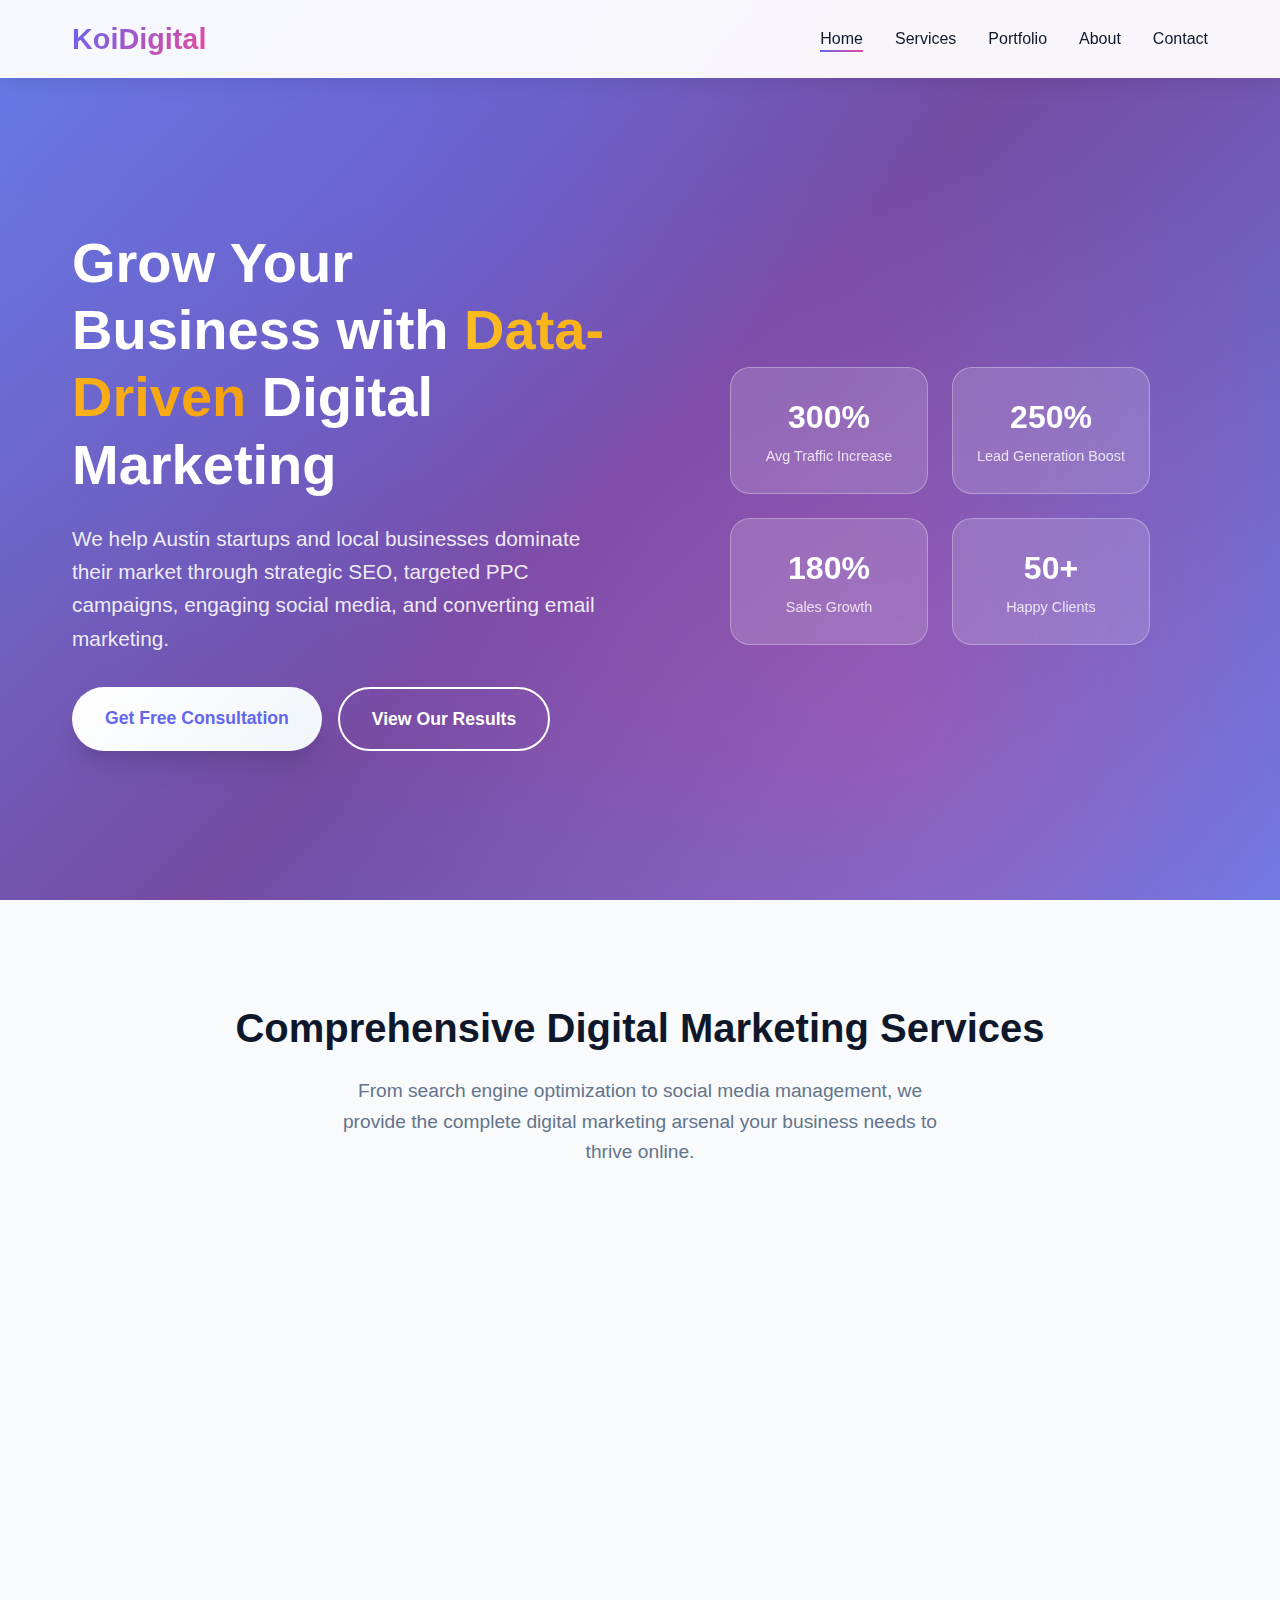
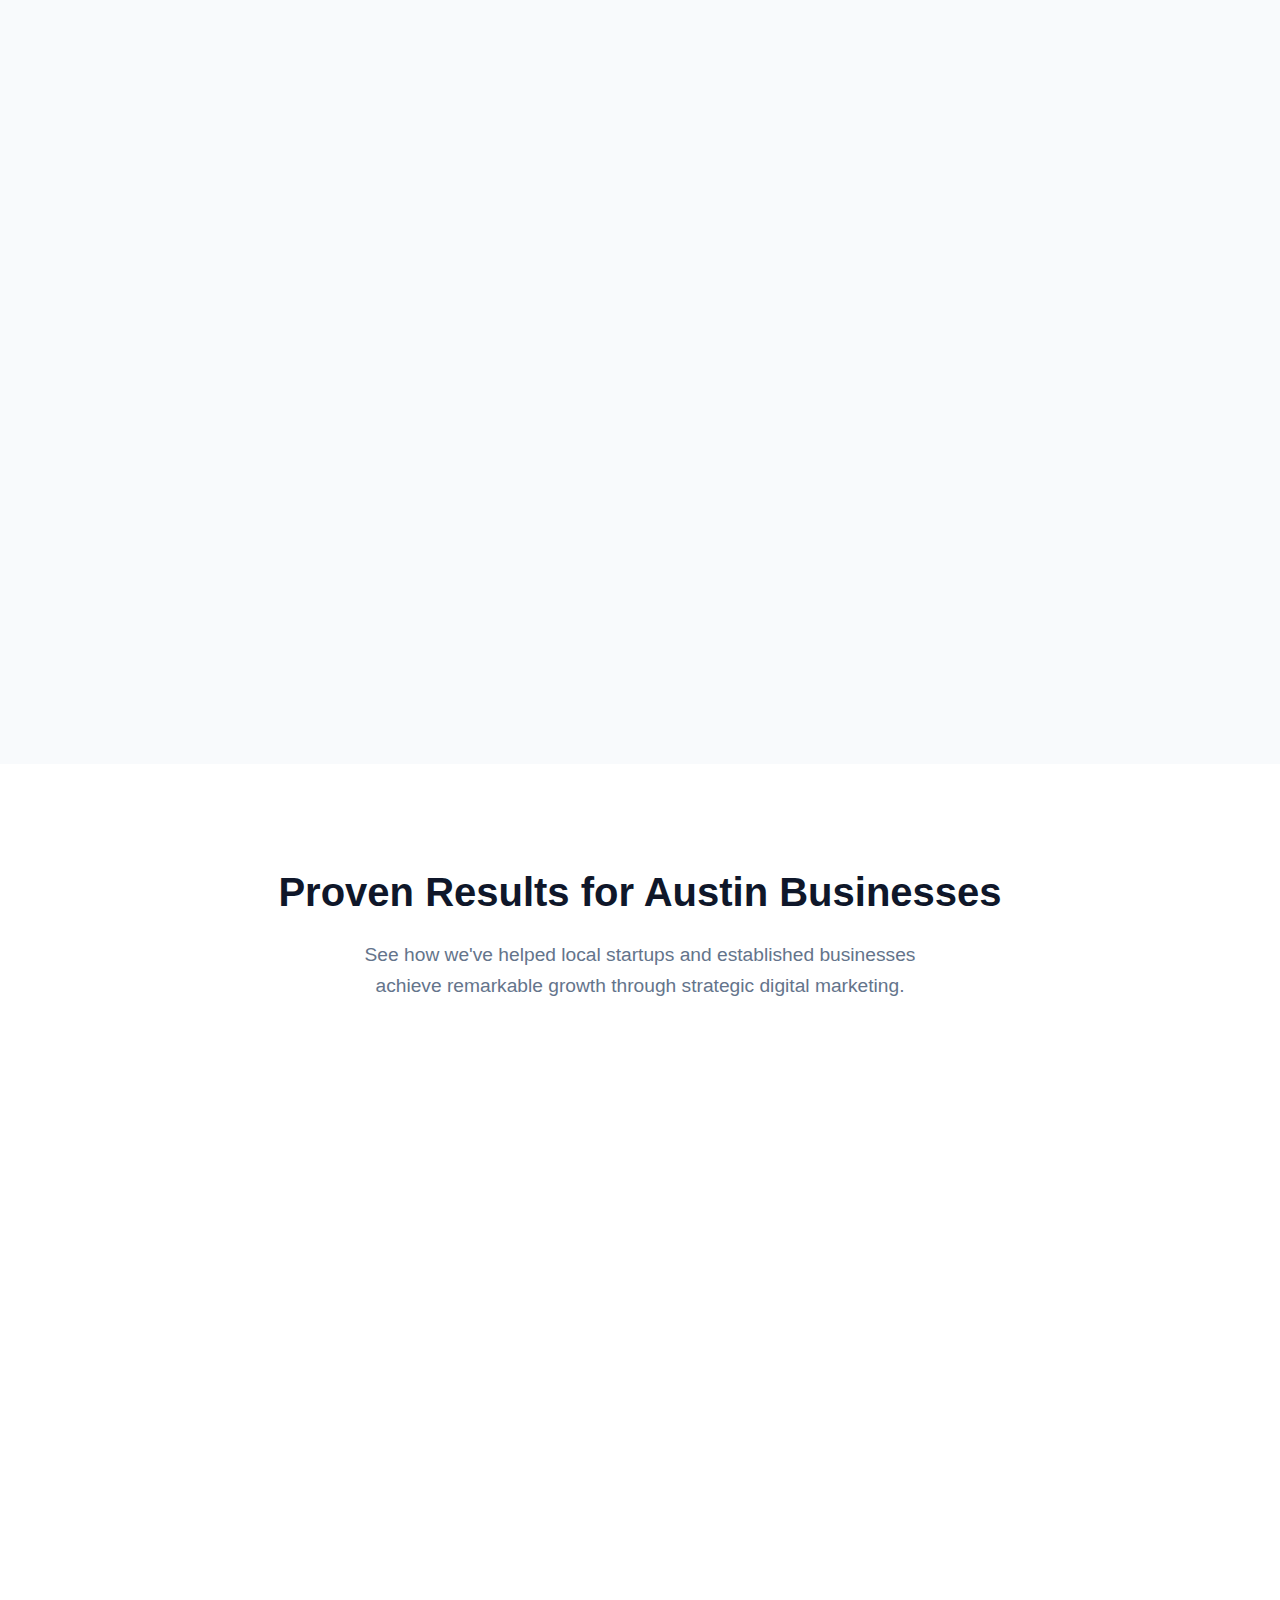
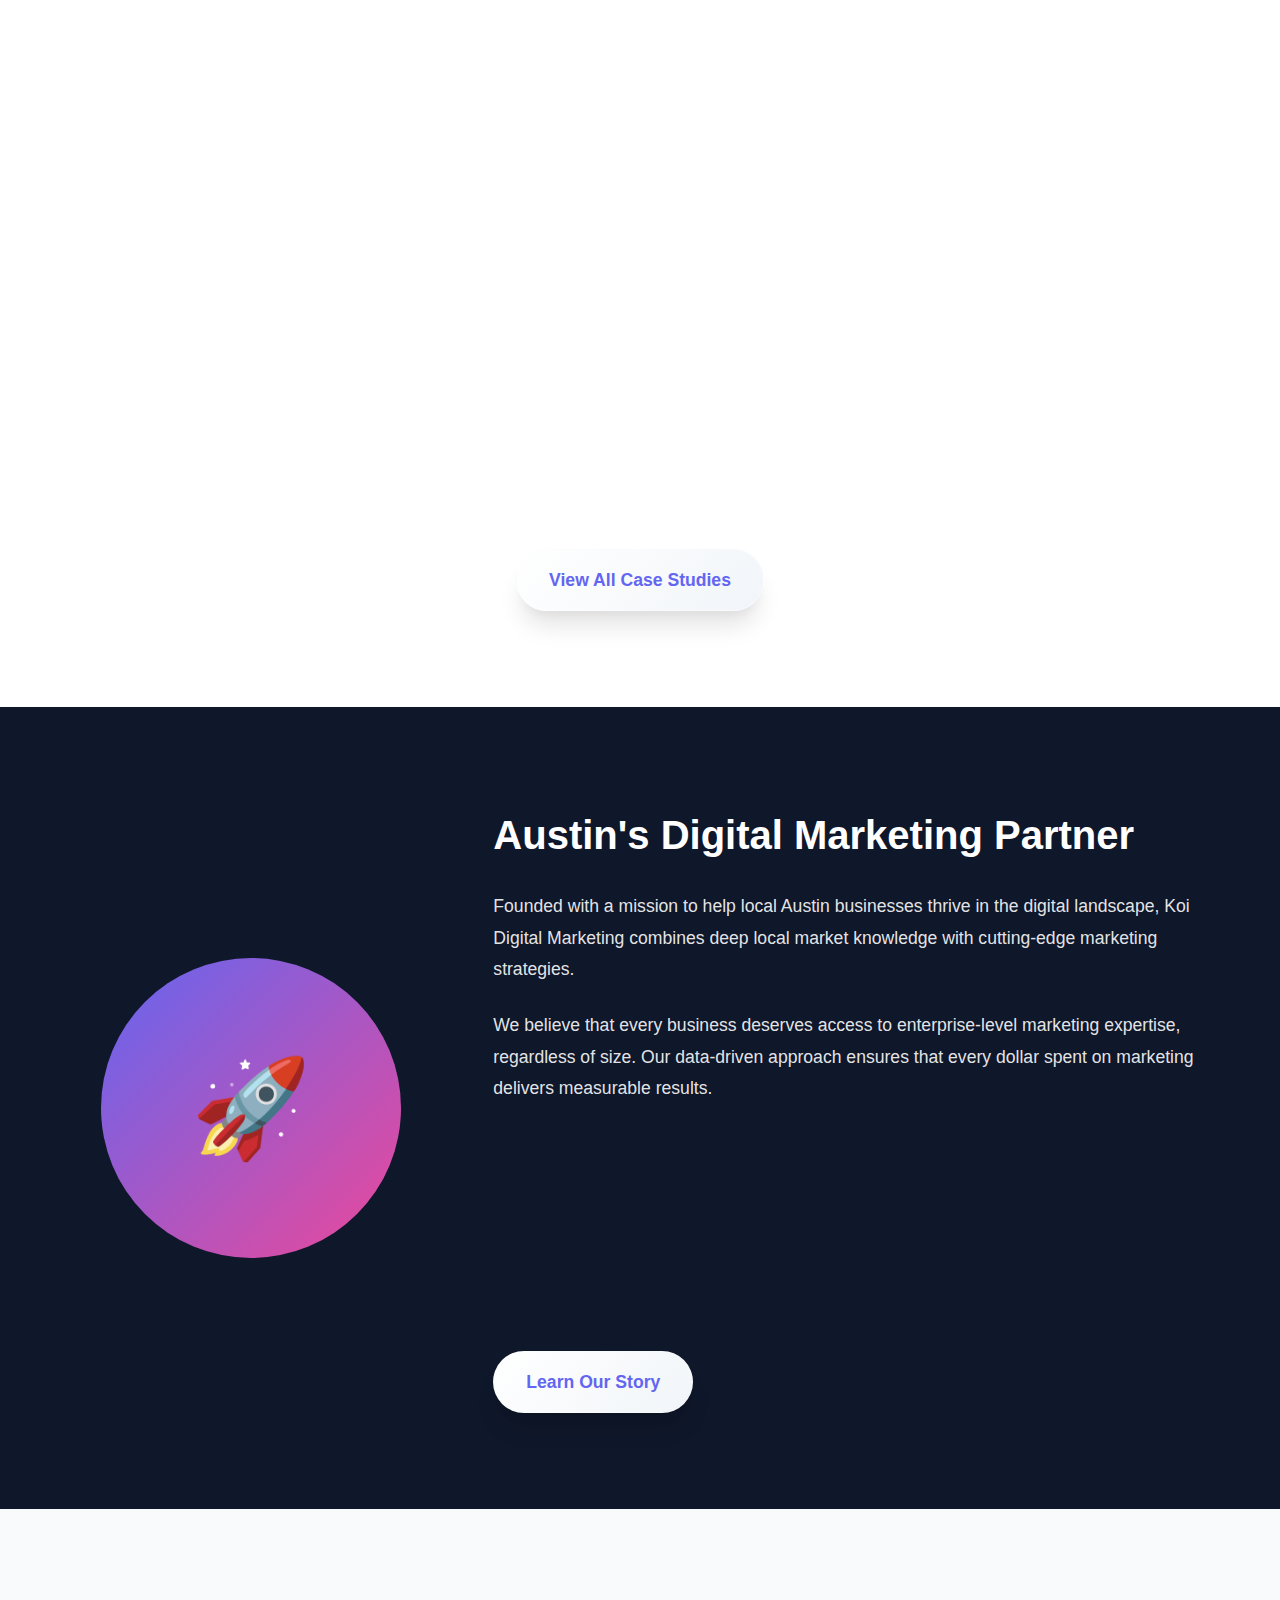
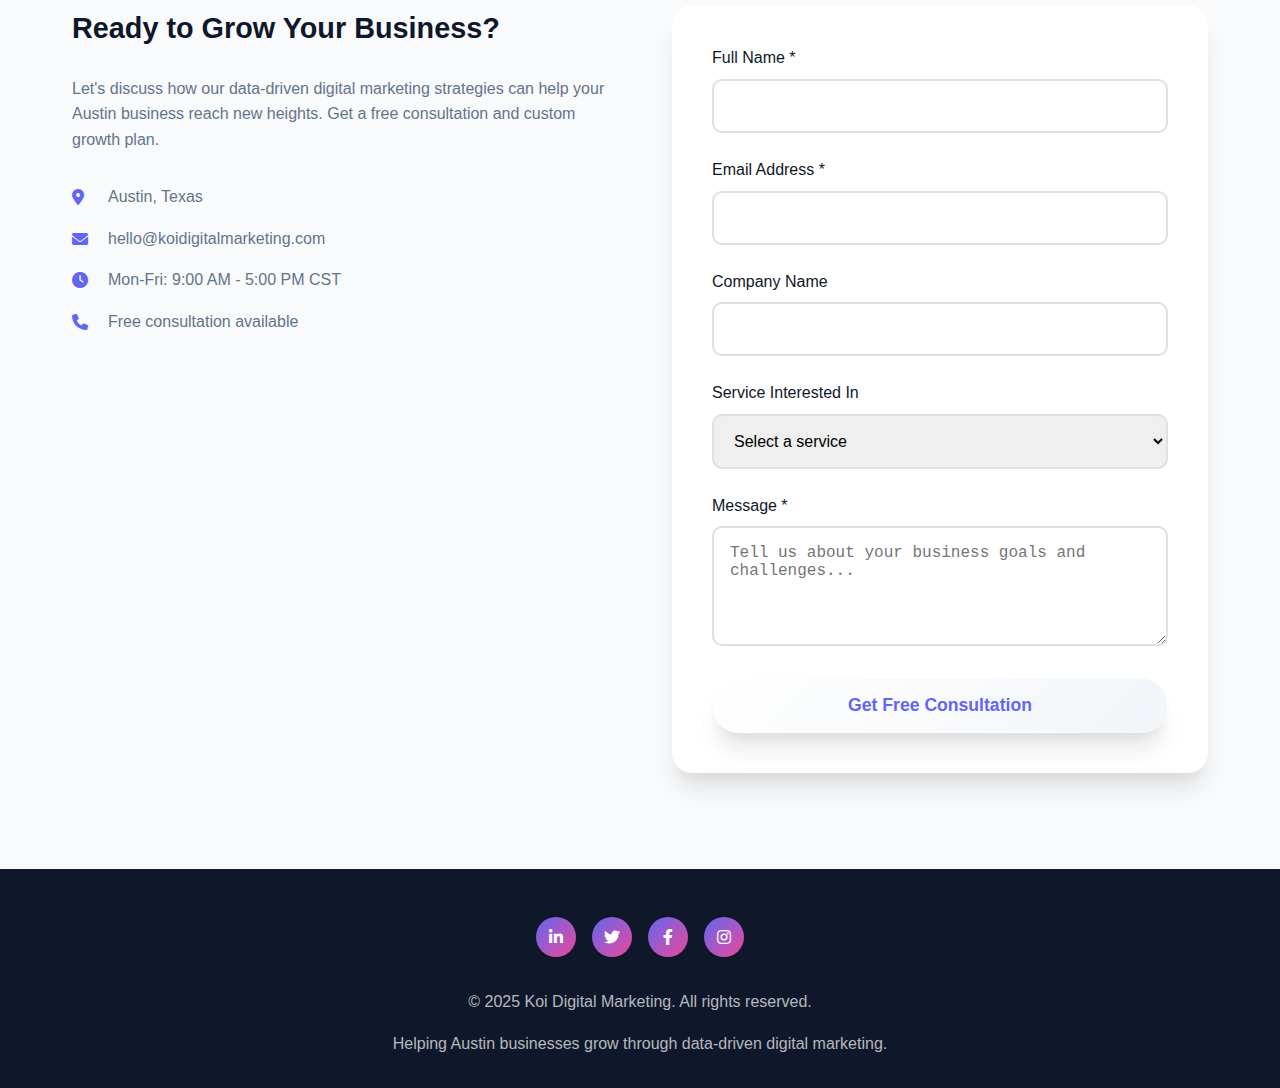
<file: index.html>
<!DOCTYPE html>
<html lang="en">
<head>
    <meta charset="UTF-8">
    <meta name="viewport" content="width=device-width, initial-scale=1.0">
    <title>Koi Digital Marketing - Austin's Premier Digital Marketing Agency</title>
    <meta name="description" content="Boost your business with expert digital marketing services in Austin, Texas. SEO, PPC, Social Media & Email Marketing for startups and local businesses.">
    <meta name="keywords" content="Austin digital marketing, SEO Austin, PPC Austin, social media marketing Austin, email marketing Austin, digital marketing agency">
    <link rel="canonical" href="https://www.koidigitalmarketing.com/">
    
    <!-- Open Graph Meta Tags -->
    <meta property="og:title" content="Koi Digital Marketing - Austin's Premier Digital Marketing Agency">
    <meta property="og:description" content="Boost your business with expert digital marketing services in Austin, Texas. SEO, PPC, Social Media & Email Marketing for startups and local businesses.">
    <meta property="og:url" content="https://www.koidigitalmarketing.com/">
    <meta property="og:type" content="website">
    
    <!-- Twitter Card Meta Tags -->
    <meta name="twitter:card" content="summary_large_image">
    <meta name="twitter:title" content="Koi Digital Marketing - Austin's Premier Digital Marketing Agency">
    <meta name="twitter:description" content="Boost your business with expert digital marketing services in Austin, Texas.">
    
    <!-- Schema.org Structured Data -->
    <script type="application/ld+json">
    {
        "@context": "https://schema.org",
        "@type": "LocalBusiness",
        "name": "Koi Digital Marketing",
        "description": "Digital marketing agency specializing in SEO, PPC, social media, and email marketing for Austin businesses",
        "url": "https://www.koidigitalmarketing.com",
        "address": {
            "@type": "PostalAddress",
            "addressLocality": "Austin",
            "addressRegion": "TX",
            "addressCountry": "US"
        },
        "serviceArea": {
            "@type": "City",
            "name": "Austin, Texas"
        },
        "priceRange": "$1500-$15000",
        "openingHours": "Mo-Fr 09:00-17:00",
        "contactPoint": {
            "@type": "ContactPoint",
            "contactType": "customer service",
            "email": "hello@koidigitalmarketing.com"
        }
    }
    </script>
    
    <link href="https://cdnjs.cloudflare.com/ajax/libs/font-awesome/6.0.0/css/all.min.css" rel="stylesheet">
    <link rel="stylesheet" href="assets/css/style.css">
</head>
<body>
    <!-- Navigation -->
    <nav id="navbar">
        <div class="nav-container">
            <a href="index.html" class="logo">KoiDigital</a>
            <ul class="nav-links">
                <li><a href="index.html" class="active">Home</a></li>
                <li><a href="services.html">Services</a></li>
                <li><a href="portfolio.html">Portfolio</a></li>
                <li><a href="about.html">About</a></li>
                <li><a href="contact.html">Contact</a></li>
            </ul>
            <div class="nav-toggle">
                <span></span>
                <span></span>
                <span></span>
            </div>
        </div>
    </nav>

    <!-- Hero Section -->
    <section class="hero">
        <div class="hero-content">
            <div class="hero-text">
                <h1>Grow Your Business with <span class="highlight">Data-Driven</span> Digital Marketing</h1>
                <p>We help Austin startups and local businesses dominate their market through strategic SEO, targeted PPC campaigns, engaging social media, and converting email marketing.</p>
                <div class="cta-buttons">
                    <a href="contact.html" class="btn btn-primary">Get Free Consultation</a>
                    <a href="portfolio.html" class="btn btn-secondary">View Our Results</a>
                </div>
            </div>
            <div class="hero-visual">
                <div class="stats-grid">
                    <div class="stat-card">
                        <span class="stat-number">300%</span>
                        <span class="stat-label">Avg Traffic Increase</span>
                    </div>
                    <div class="stat-card">
                        <span class="stat-number">250%</span>
                        <span class="stat-label">Lead Generation Boost</span>
                    </div>
                    <div class="stat-card">
                        <span class="stat-number">180%</span>
                        <span class="stat-label">Sales Growth</span>
                    </div>
                    <div class="stat-card">
                        <span class="stat-number">50+</span>
                        <span class="stat-label">Happy Clients</span>
                    </div>
                </div>
            </div>
        </div>
    </section>

    <!-- Services Overview -->
    <section class="services">
        <div class="container">
            <div class="section-header">
                <h2>Comprehensive Digital Marketing Services</h2>
                <p>From search engine optimization to social media management, we provide the complete digital marketing arsenal your business needs to thrive online.</p>
            </div>
            <div class="services-grid">
                <div class="service-card">
                    <div class="service-icon">
                        <i class="fas fa-search"></i>
                    </div>
                    <h3>Search Engine Optimization</h3>
                    <p>Dominate search results with our proven SEO strategies that drive organic traffic and increase your online visibility.</p>
                    <ul class="service-features">
                        <li>Keyword research & strategy</li>
                        <li>On-page optimization</li>
                        <li>Link building campaigns</li>
                        <li>Technical SEO audits</li>
                    </ul>
                </div>
                <div class="service-card">
                    <div class="service-icon">
                        <i class="fas fa-bullhorn"></i>
                    </div>
                    <h3>Pay-Per-Click Advertising</h3>
                    <p>Maximize your ROI with targeted PPC campaigns that convert visitors into customers and drive immediate results.</p>
                    <ul class="service-features">
                        <li>Google Ads management</li>
                        <li>Facebook & Instagram ads</li>
                        <li>Landing page optimization</li>
                        <li>Conversion tracking</li>
                    </ul>
                </div>
                <div class="service-card">
                    <div class="service-icon">
                        <i class="fas fa-share-alt"></i>
                    </div>
                    <h3>Social Media Marketing</h3>
                    <p>Build a loyal community and increase brand awareness through strategic social media campaigns across all platforms.</p>
                    <ul class="service-features">
                        <li>Content creation & curation</li>
                        <li>Community management</li>
                        <li>Influencer partnerships</li>
                        <li>Social media advertising</li>
                    </ul>
                </div>
                <div class="service-card">
                    <div class="service-icon">
                        <i class="fas fa-envelope"></i>
                    </div>
                    <h3>Email Marketing</h3>
                    <p>Nurture leads and retain customers with personalized email campaigns that drive engagement and sales.</p>
                    <ul class="service-features">
                        <li>Automated email sequences</li>
                        <li>Newsletter campaigns</li>
                        <li>A/B testing</li>
                        <li>Performance analytics</li>
                    </ul>
                </div>
            </div>
        </div>
    </section>

    <!-- Portfolio Preview -->
    <section class="portfolio">
        <div class="container">
            <div class="section-header">
                <h2>Proven Results for Austin Businesses</h2>
                <p>See how we've helped local startups and established businesses achieve remarkable growth through strategic digital marketing.</p>
            </div>
            <div class="portfolio-grid">
                <div class="case-study">
                    <div class="case-study-content">
                        <h3>TechFlow Solutions</h3>
                        <p>B2B SaaS startup struggling with lead generation and brand awareness in a competitive market.</p>
                        <div class="results-grid">
                            <div class="result-item">
                                <h4>300%</h4>
                                <p>Traffic Increase</p>
                            </div>
                            <div class="result-item">
                                <h4>$2.1M</h4>
                                <p>Pipeline Generated</p>
                            </div>
                            <div class="result-item">
                                <h4>450%</h4>
                                <p>Lead Quality Boost</p>
                            </div>
                            <div class="result-item">
                                <h4>6 Months</h4>
                                <p>ROI Timeline</p>
                            </div>
                        </div>
                    </div>
                    <div class="case-study-visual"></div>
                </div>
                
                <div class="case-study">
                    <div class="case-study-visual"></div>
                    <div class="case-study-content">
                        <h3>Austin Artisan Co.</h3>
                        <p>E-commerce business needing to compete with larger retailers and improve online sales conversion.</p>
                        <div class="results-grid">
                            <div class="result-item">
                                <h4>180%</h4>
                                <p>Sales Growth</p>
                            </div>
                            <div class="result-item">
                                <h4>85%</h4>
                                <p>Cart Conversion</p>
                            </div>
                            <div class="result-item">
                                <h4>220%</h4>
                                <p>Social Engagement</p>
                            </div>
                            <div class="result-item">
                                <h4>4 Months</h4>
                                <p>Payback Period</p>
                            </div>
                        </div>
                    </div>
                </div>
            </div>
            <div style="text-align: center; margin-top: 3rem;">
                <a href="portfolio.html" class="btn btn-primary">View All Case Studies</a>
            </div>
        </div>
    </section>

    <!-- About Preview -->
    <section class="about">
        <div class="container">
            <div class="about-content">
                <div class="about-image">
                    🚀
                </div>
                <div class="about-text">
                    <h2>Austin's Digital Marketing Partner</h2>
                    <p>Founded with a mission to help local Austin businesses thrive in the digital landscape, Koi Digital Marketing combines deep local market knowledge with cutting-edge marketing strategies.</p>
                    <p>We believe that every business deserves access to enterprise-level marketing expertise, regardless of size. Our data-driven approach ensures that every dollar spent on marketing delivers measurable results.</p>
                    <div class="skills-grid">
                        <div class="skill-item">
                            <strong>5+ Years</strong><br>
                            Austin Market Experience
                        </div>
                        <div class="skill-item">
                            <strong>50+ Businesses</strong><br>
                            Successfully Grown
                        </div>
                        <div class="skill-item">
                            <strong>Google Certified</strong><br>
                            Marketing Partner
                        </div>
                        <div class="skill-item">
                            <strong>Local Focus</strong><br>
                            Austin Community Driven
                        </div>
                    </div>
                    <div style="margin-top: 2rem;">
                        <a href="about.html" class="btn btn-primary">Learn Our Story</a>
                    </div>
                </div>
            </div>
        </div>
    </section>

    <!-- Contact CTA -->
    <section class="contact">
        <div class="container">
            <div class="contact-content">
                <div class="contact-info">
                    <h3>Ready to Grow Your Business?</h3>
                    <p>Let's discuss how our data-driven digital marketing strategies can help your Austin business reach new heights. Get a free consultation and custom growth plan.</p>
                    <ul class="contact-details">
                        <li>
                            <i class="fas fa-map-marker-alt"></i>
                            Austin, Texas
                        </li>
                        <li>
                            <i class="fas fa-envelope"></i>
                            hello@koidigitalmarketing.com
                        </li>
                        <li>
                            <i class="fas fa-clock"></i>
                            Mon-Fri: 9:00 AM - 5:00 PM CST
                        </li>
                        <li>
                            <i class="fas fa-phone"></i>
                            Free consultation available
                        </li>
                    </ul>
                </div>
                <div class="contact-form">
                    <form name="contact" method="POST" data-netlify="true" id="contact-form">
                        <div class="form-group">
                            <label for="name">Full Name *</label>
                            <input type="text" id="name" name="name" required>
                        </div>
                        <div class="form-group">
                            <label for="email">Email Address *</label>
                            <input type="email" id="email" name="email" required>
                        </div>
                        <div class="form-group">
                            <label for="company">Company Name</label>
                            <input type="text" id="company" name="company">
                        </div>
                        <div class="form-group">
                            <label for="service">Service Interested In</label>
                            <select id="service" name="service">
                                <option value="">Select a service</option>
                                <option value="seo">Search Engine Optimization (SEO)</option>
                                <option value="ppc">Pay-Per-Click Advertising (PPC)</option>
                                <option value="social">Social Media Marketing</option>
                                <option value="email">Email Marketing</option>
                                <option value="comprehensive">Comprehensive Marketing Strategy</option>
                            </select>
                        </div>
                        <div class="form-group">
                            <label for="message">Message *</label>
                            <textarea id="message" name="message" placeholder="Tell us about your business goals and challenges..." required></textarea>
                        </div>
                        <button type="submit" class="btn btn-primary" style="width: 100%;">Get Free Consultation</button>
                    </form>
                </div>
            </div>
        </div>
    </section>

    <!-- Footer -->
    <footer>
        <div class="footer-content">
            <div class="social-links">
                <a href="#" aria-label="LinkedIn"><i class="fab fa-linkedin-in"></i></a>
                <a href="#" aria-label="Twitter"><i class="fab fa-twitter"></i></a>
                <a href="#" aria-label="Facebook"><i class="fab fa-facebook-f"></i></a>
                <a href="#" aria-label="Instagram"><i class="fab fa-instagram"></i></a>
            </div>
            <p>&copy; 2025 Koi Digital Marketing. All rights reserved.</p>
            <p>Helping Austin businesses grow through data-driven digital marketing.</p>
        </div>
    </footer>

    <script src="assets/js/main.js"></script>
</body>
</html>
</file>
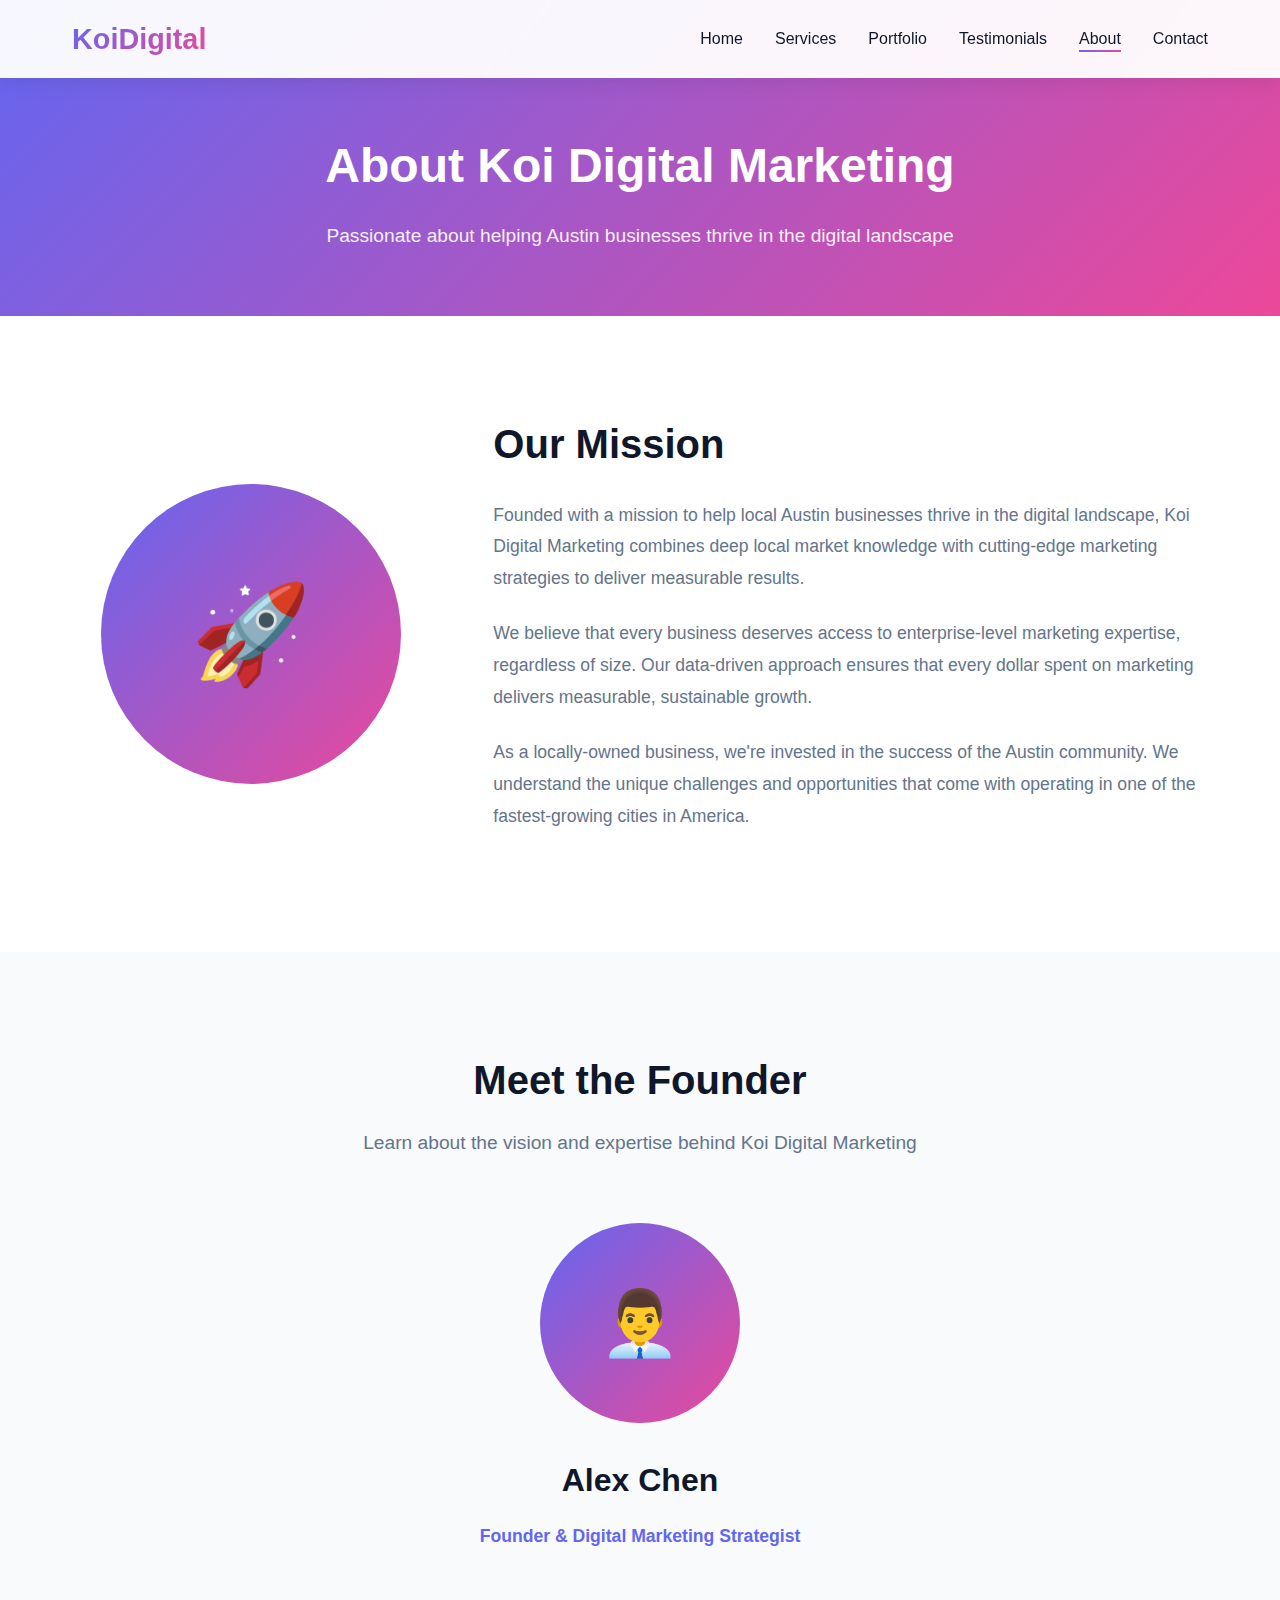
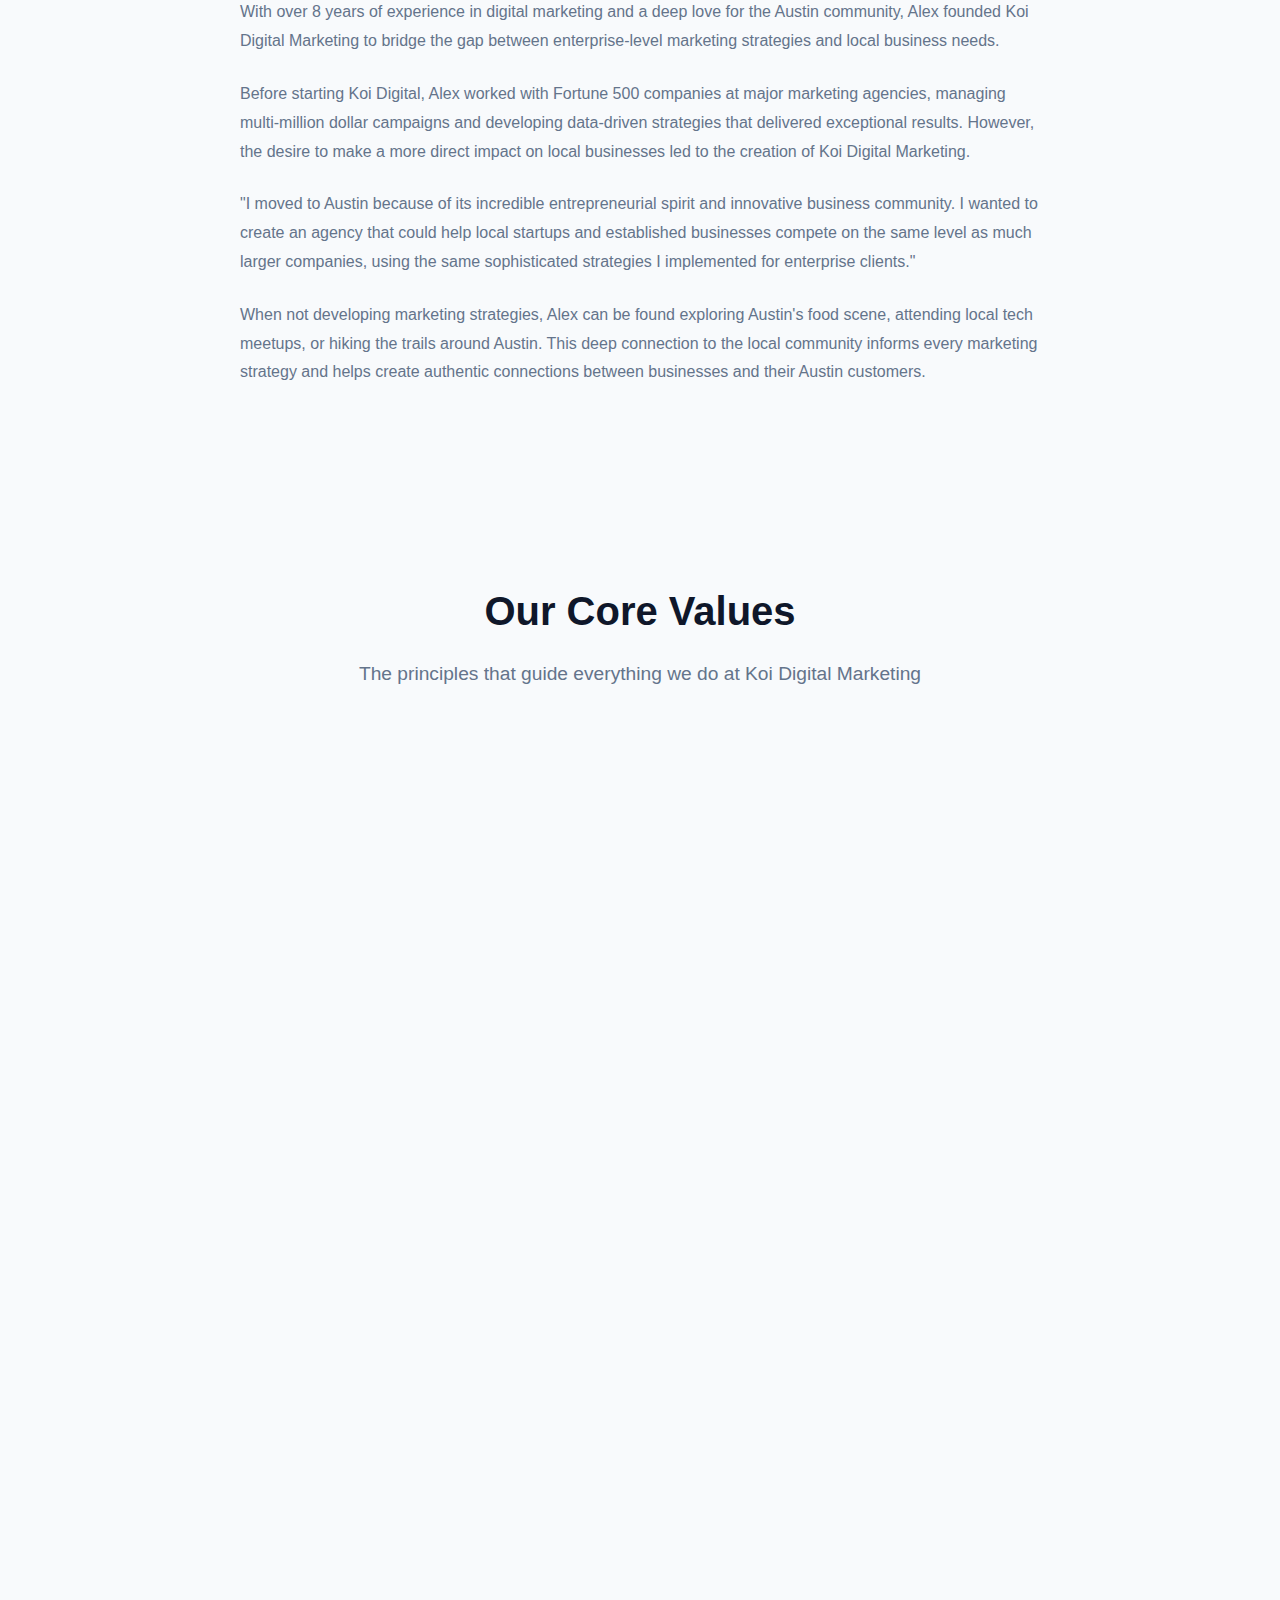
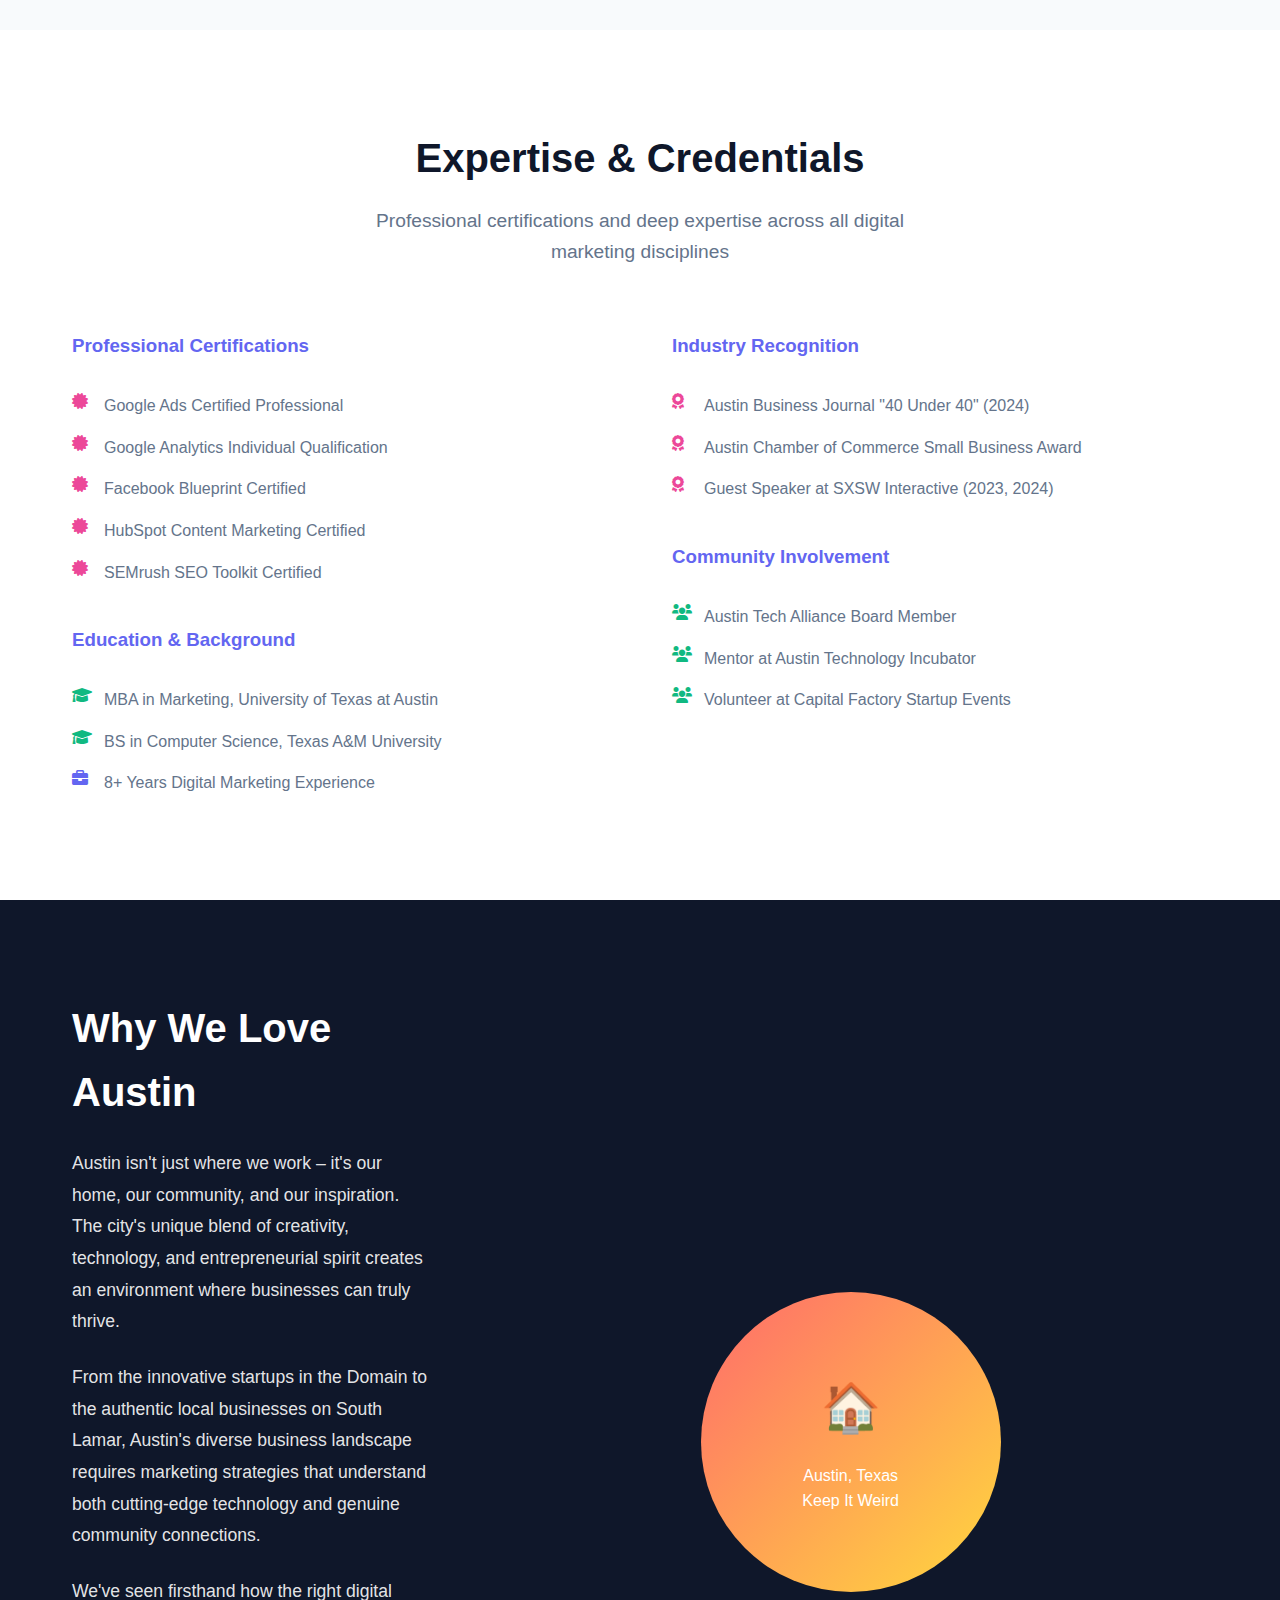
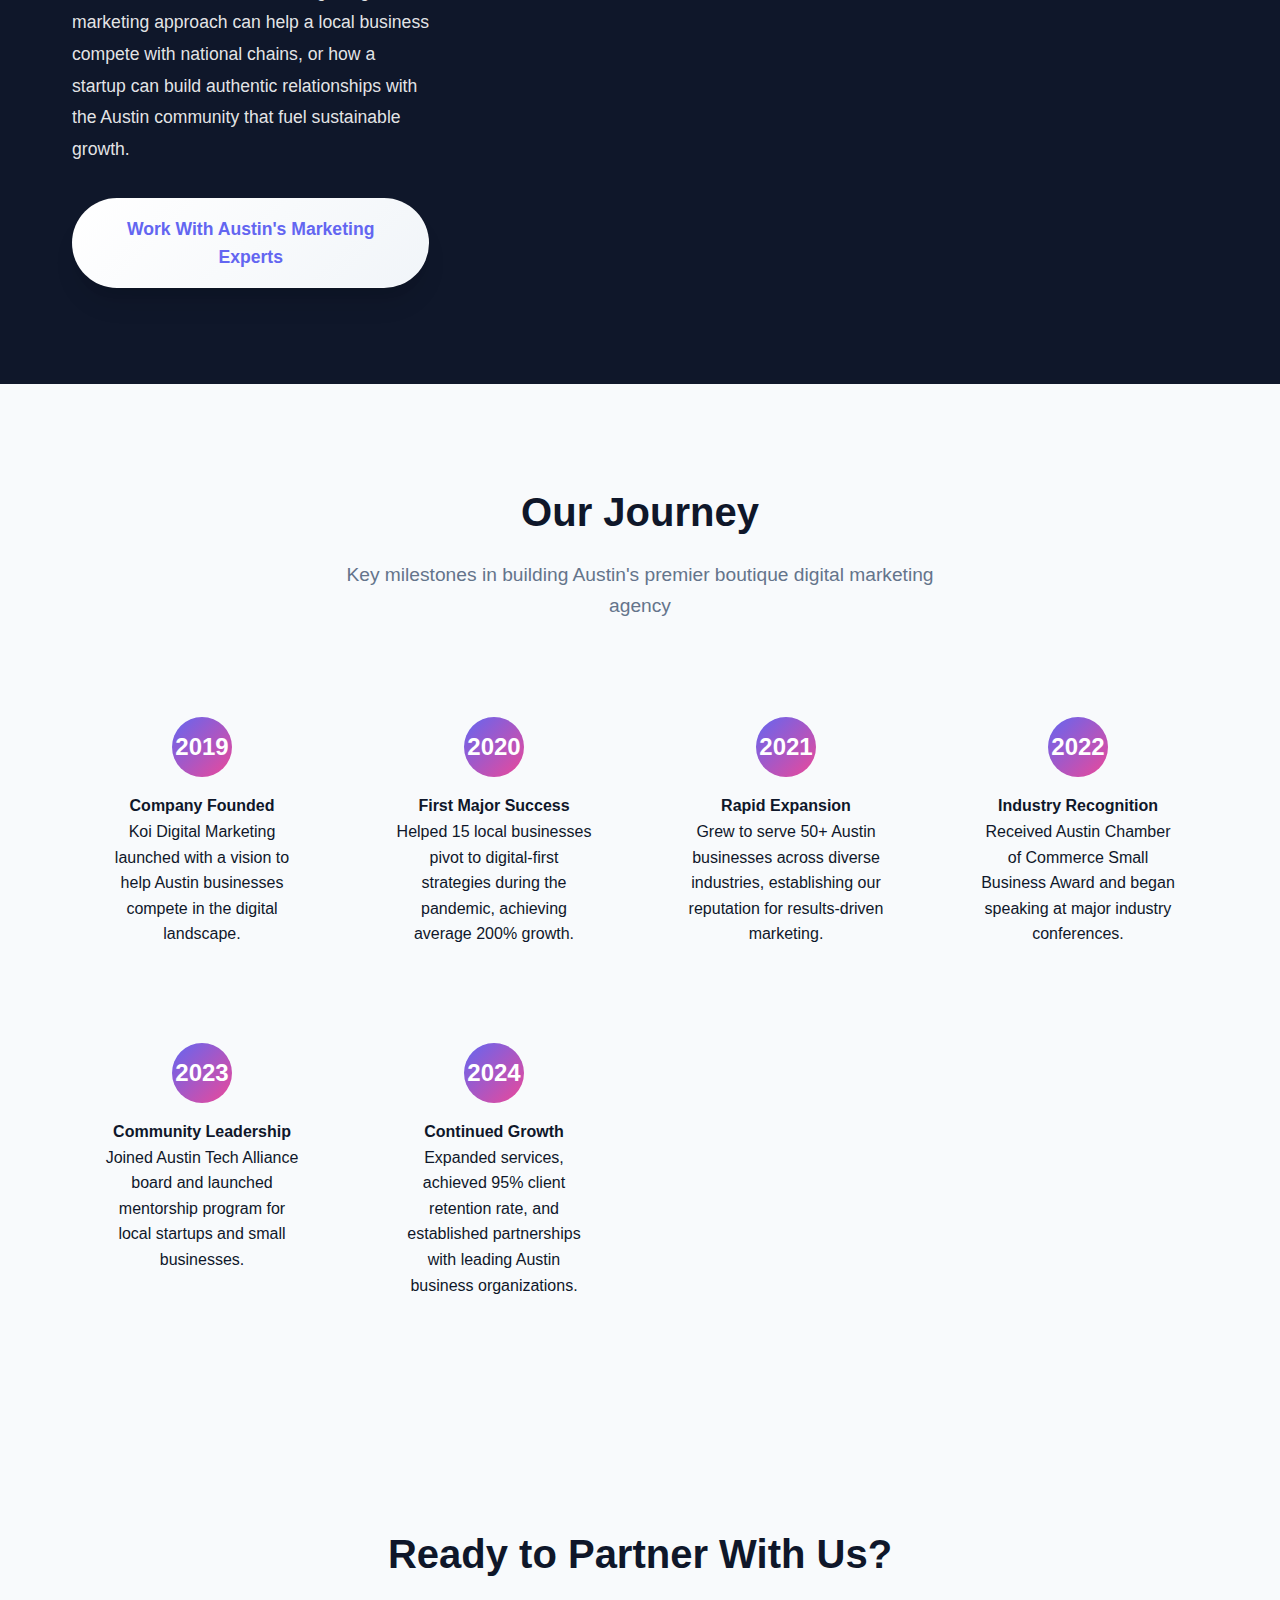
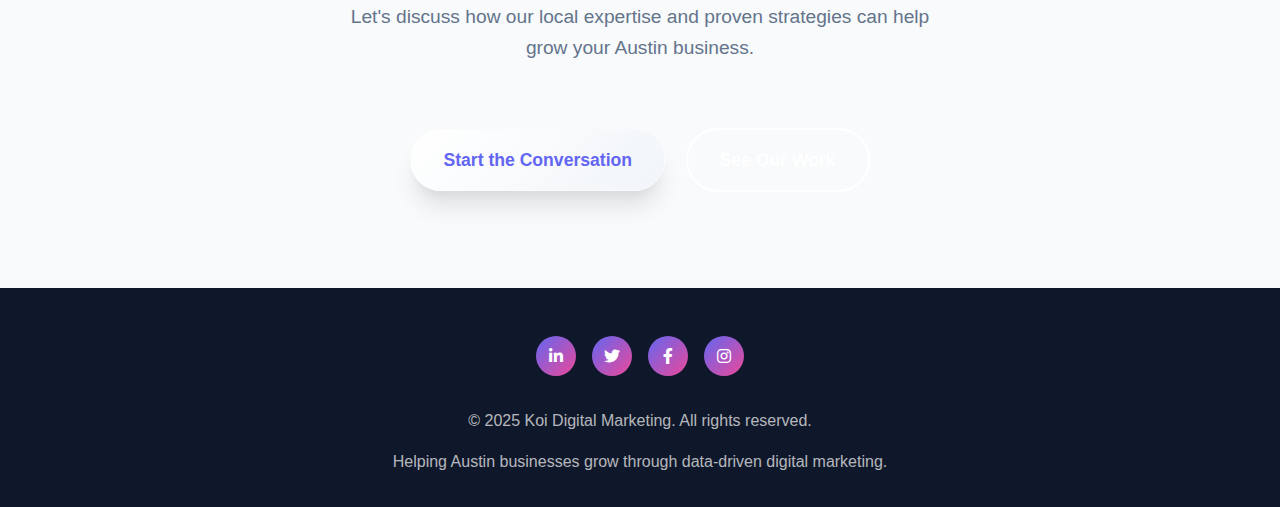
<file: about.html>
<!DOCTYPE html>
<html lang="en">
<head>
    <meta charset="UTF-8">
    <meta name="viewport" content="width=device-width, initial-scale=1.0">
    <title>About Koi Digital Marketing - Austin's Digital Marketing Expert</title>
    <meta name="description" content="Meet the founder of Koi Digital Marketing. Passionate about helping Austin startups and local businesses thrive through data-driven digital marketing strategies.">
    <meta name="keywords" content="Austin digital marketing expert, local marketing consultant, digital marketing founder Austin, marketing agency team">
    <link rel="canonical" href="https://www.koidigitalmarketing.com/about.html">
    
    <!-- Open Graph Meta Tags -->
    <meta property="og:title" content="About Koi Digital Marketing - Austin's Digital Marketing Expert">
    <meta property="og:description" content="Meet the founder passionate about helping Austin businesses thrive through digital marketing.">
    <meta property="og:url" content="https://www.koidigitalmarketing.com/about.html">
    <meta property="og:type" content="website">
    
    <link href="https://cdnjs.cloudflare.com/ajax/libs/font-awesome/6.0.0/css/all.min.css" rel="stylesheet">
    <link rel="stylesheet" href="assets/css/style.css">
</head>
<body>
    <!-- Navigation -->
    <nav id="navbar">
        <div class="nav-container">
            <a href="index.html" class="logo">KoiDigital</a>
            <ul class="nav-links">
                <li><a href="index.html">Home</a></li>
                <li><a href="services.html">Services</a></li>
                <li><a href="portfolio.html">Portfolio</a></li>
                <li><a href="testimonials.html">Testimonials</a></li>
                <li><a href="about.html" class="active">About</a></li>
                <li><a href="contact.html">Contact</a></li>
            </ul>
            <div class="nav-toggle">
                <span></span>
                <span></span>
                <span></span>
            </div>
        </div>
    </nav>

    <!-- Page Hero -->
    <section class="page-hero">
        <div class="container">
            <h1>About Koi Digital Marketing</h1>
            <p>Passionate about helping Austin businesses thrive in the digital landscape</p>
        </div>
    </section>

    <!-- About Content -->
    <section class="about" style="background: var(--white); color: var(--dark-color);">
        <div class="container">
            <div class="about-content">
                <div class="about-image" style="background: var(--gradient); color: var(--white);">
                    🚀
                </div>
                <div class="about-text" style="color: var(--dark-color);">
                    <h2>Our Mission</h2>
                    <p style="color: var(--medium-gray);">Founded with a mission to help local Austin businesses thrive in the digital landscape, Koi Digital Marketing combines deep local market knowledge with cutting-edge marketing strategies to deliver measurable results.</p>
                    <p style="color: var(--medium-gray);">We believe that every business deserves access to enterprise-level marketing expertise, regardless of size. Our data-driven approach ensures that every dollar spent on marketing delivers measurable, sustainable growth.</p>
                    <p style="color: var(--medium-gray);">As a locally-owned business, we're invested in the success of the Austin community. We understand the unique challenges and opportunities that come with operating in one of the fastest-growing cities in America.</p>
                </div>
            </div>
        </div>
    </section>

    <!-- Founder Story -->
    <section class="services">
        <div class="container">
            <div class="section-header">
                <h2>Meet the Founder</h2>
                <p>Learn about the vision and expertise behind Koi Digital Marketing</p>
            </div>
            <div style="max-width: 800px; margin: 0 auto; text-align: center;">
                <div style="width: 200px; height: 200px; background: var(--gradient); border-radius: 50%; margin: 0 auto 2rem; display: flex; align-items: center; justify-content: center; font-size: 4rem; color: white;">
                    👨‍💼
                </div>
                <h3 style="font-size: 2rem; margin-bottom: 1rem; color: var(--dark-color);">Alex Chen</h3>
                <p style="font-size: 1.1rem; color: var(--primary-color); margin-bottom: 2rem; font-weight: 600;">Founder & Digital Marketing Strategist</p>
                
                <div style="text-align: left; margin-top: 3rem;">
                    <p style="color: var(--medium-gray); line-height: 1.8; margin-bottom: 1.5rem;">
                        With over 8 years of experience in digital marketing and a deep love for the Austin community, Alex founded Koi Digital Marketing to bridge the gap between enterprise-level marketing strategies and local business needs.
                    </p>
                    <p style="color: var(--medium-gray); line-height: 1.8; margin-bottom: 1.5rem;">
                        Before starting Koi Digital, Alex worked with Fortune 500 companies at major marketing agencies, managing multi-million dollar campaigns and developing data-driven strategies that delivered exceptional results. However, the desire to make a more direct impact on local businesses led to the creation of Koi Digital Marketing.
                    </p>
                    <p style="color: var(--medium-gray); line-height: 1.8; margin-bottom: 1.5rem;">
                        "I moved to Austin because of its incredible entrepreneurial spirit and innovative business community. I wanted to create an agency that could help local startups and established businesses compete on the same level as much larger companies, using the same sophisticated strategies I implemented for enterprise clients."
                    </p>
                    <p style="color: var(--medium-gray); line-height: 1.8;">
                        When not developing marketing strategies, Alex can be found exploring Austin's food scene, attending local tech meetups, or hiking the trails around Austin. This deep connection to the local community informs every marketing strategy and helps create authentic connections between businesses and their Austin customers.
                    </p>
                </div>
            </div>
        </div>
    </section>

    <!-- Company Values -->
    <section class="portfolio" style="background: var(--light-gray);">
        <div class="container">
            <div class="section-header">
                <h2>Our Core Values</h2>
                <p>The principles that guide everything we do at Koi Digital Marketing</p>
            </div>
            <div class="services-grid">
                <div class="service-card">
                    <div class="service-icon">
                        <i class="fas fa-chart-bar"></i>
                    </div>
                    <h3>Data-Driven Decisions</h3>
                    <p>Every strategy and recommendation is backed by comprehensive data analysis and proven methodologies, not gut feelings or guesswork.</p>
                </div>
                <div class="service-card">
                    <div class="service-icon">
                        <i class="fas fa-heart"></i>
                    </div>
                    <h3>Local Community Focus</h3>
                    <p>We're invested in Austin's success. Supporting local businesses means strengthening our entire community and economy.</p>
                </div>
                <div class="service-card">
                    <div class="service-icon">
                        <i class="fas fa-lightbulb"></i>
                    </div>
                    <h3>Transparent Communication</h3>
                    <p>Clear, honest communication about strategies, results, and recommendations. No marketing jargon or hidden agendas.</p>
                </div>
                <div class="service-card">
                    <div class="service-icon">
                        <i class="fas fa-rocket"></i>
                    </div>
                    <h3>Sustainable Growth</h3>
                    <p>We focus on building long-term, sustainable growth rather than quick fixes or short-term gains that don't last.</p>
                </div>
                <div class="service-card">
                    <div class="service-icon">
                        <i class="fas fa-handshake"></i>
                    </div>
                    <h3>Partnership Approach</h3>
                    <p>We work as an extension of your team, not just another vendor. Your success is our success, and we're committed for the long haul.</p>
                </div>
                <div class="service-card">
                    <div class="service-icon">
                        <i class="fas fa-graduation-cap"></i>
                    </div>
                    <h3>Continuous Learning</h3>
                    <p>Digital marketing evolves rapidly. We stay ahead of trends and continuously educate ourselves to provide cutting-edge strategies.</p>
                </div>
            </div>
        </div>
    </section>

    <!-- Expertise & Credentials -->
    <section class="services" style="background: var(--white);">
        <div class="container">
            <div class="section-header">
                <h2>Expertise & Credentials</h2>
                <p>Professional certifications and deep expertise across all digital marketing disciplines</p>
            </div>
            <div class="about-content" style="grid-template-columns: 1fr 1fr; gap: 4rem; align-items: start;">
                <div>
                    <h3 style="color: var(--primary-color); margin-bottom: 1.5rem;">Professional Certifications</h3>
                    <ul style="list-style: none; padding: 0;">
                        <li style="padding: 0.5rem 0; color: var(--medium-gray); position: relative; padding-left: 2rem;">
                            <i class="fas fa-certificate" style="position: absolute; left: 0; color: var(--accent-color);"></i>
                            Google Ads Certified Professional
                        </li>
                        <li style="padding: 0.5rem 0; color: var(--medium-gray); position: relative; padding-left: 2rem;">
                            <i class="fas fa-certificate" style="position: absolute; left: 0; color: var(--accent-color);"></i>
                            Google Analytics Individual Qualification
                        </li>
                        <li style="padding: 0.5rem 0; color: var(--medium-gray); position: relative; padding-left: 2rem;">
                            <i class="fas fa-certificate" style="position: absolute; left: 0; color: var(--accent-color);"></i>
                            Facebook Blueprint Certified
                        </li>
                        <li style="padding: 0.5rem 0; color: var(--medium-gray); position: relative; padding-left: 2rem;">
                            <i class="fas fa-certificate" style="position: absolute; left: 0; color: var(--accent-color);"></i>
                            HubSpot Content Marketing Certified
                        </li>
                        <li style="padding: 0.5rem 0; color: var(--medium-gray); position: relative; padding-left: 2rem;">
                            <i class="fas fa-certificate" style="position: absolute; left: 0; color: var(--accent-color);"></i>
                            SEMrush SEO Toolkit Certified
                        </li>
                    </ul>
                    
                    <h3 style="color: var(--primary-color); margin: 2rem 0 1.5rem;">Education & Background</h3>
                    <ul style="list-style: none; padding: 0;">
                        <li style="padding: 0.5rem 0; color: var(--medium-gray); position: relative; padding-left: 2rem;">
                            <i class="fas fa-graduation-cap" style="position: absolute; left: 0; color: var(--success-color);"></i>
                            MBA in Marketing, University of Texas at Austin
                        </li>
                        <li style="padding: 0.5rem 0; color: var(--medium-gray); position: relative; padding-left: 2rem;">
                            <i class="fas fa-graduation-cap" style="position: absolute; left: 0; color: var(--success-color);"></i>
                            BS in Computer Science, Texas A&M University
                        </li>
                        <li style="padding: 0.5rem 0; color: var(--medium-gray); position: relative; padding-left: 2rem;">
                            <i class="fas fa-briefcase" style="position: absolute; left: 0; color: var(--primary-color);"></i>
                            8+ Years Digital Marketing Experience
                        </li>
                    </ul>
                </div>
                
                <div>
                    <h3 style="color: var(--primary-color); margin-bottom: 1.5rem;">Industry Recognition</h3>
                    <ul style="list-style: none; padding: 0;">
                        <li style="padding: 0.5rem 0; color: var(--medium-gray); position: relative; padding-left: 2rem;">
                            <i class="fas fa-award" style="position: absolute; left: 0; color: var(--accent-color);"></i>
                            Austin Business Journal "40 Under 40" (2024)
                        </li>
                        <li style="padding: 0.5rem 0; color: var(--medium-gray); position: relative; padding-left: 2rem;">
                            <i class="fas fa-award" style="position: absolute; left: 0; color: var(--accent-color);"></i>
                            Austin Chamber of Commerce Small Business Award
                        </li>
                        <li style="padding: 0.5rem 0; color: var(--medium-gray); position: relative; padding-left: 2rem;">
                            <i class="fas fa-award" style="position: absolute; left: 0; color: var(--accent-color);"></i>
                            Guest Speaker at SXSW Interactive (2023, 2024)
                        </li>
                    </ul>
                    
                    <h3 style="color: var(--primary-color); margin: 2rem 0 1.5rem;">Community Involvement</h3>
                    <ul style="list-style: none; padding: 0;">
                        <li style="padding: 0.5rem 0; color: var(--medium-gray); position: relative; padding-left: 2rem;">
                            <i class="fas fa-users" style="position: absolute; left: 0; color: var(--success-color);"></i>
                            Austin Tech Alliance Board Member
                        </li>
                        <li style="padding: 0.5rem 0; color: var(--medium-gray); position: relative; padding-left: 2rem;">
                            <i class="fas fa-users" style="position: absolute; left: 0; color: var(--success-color);"></i>
                            Mentor at Austin Technology Incubator
                        </li>
                        <li style="padding: 0.5rem 0; color: var(--medium-gray); position: relative; padding-left: 2rem;">
                            <i class="fas fa-users" style="position: absolute; left: 0; color: var(--success-color);"></i>
                            Volunteer at Capital Factory Startup Events
                        </li>
                    </ul>
                </div>
            </div>
        </div>
    </section>

    <!-- Why Austin -->
    <section class="about">
        <div class="container">
            <div class="about-content">
                <div class="about-text">
                    <h2>Why We Love Austin</h2>
                    <p>Austin isn't just where we work – it's our home, our community, and our inspiration. The city's unique blend of creativity, technology, and entrepreneurial spirit creates an environment where businesses can truly thrive.</p>
                    <p>From the innovative startups in the Domain to the authentic local businesses on South Lamar, Austin's diverse business landscape requires marketing strategies that understand both cutting-edge technology and genuine community connections.</p>
                    <p>We've seen firsthand how the right digital marketing approach can help a local business compete with national chains, or how a startup can build authentic relationships with the Austin community that fuel sustainable growth.</p>
                    <div style="margin-top: 2rem;">
                        <a href="contact.html" class="btn btn-primary">Work With Austin's Marketing Experts</a>
                    </div>
                </div>
                <div class="about-image" style="background: linear-gradient(135deg, #ff6b6b, #ffd93d); display: flex; flex-direction: column; align-items: center; justify-content: center; font-size: 3rem;">
                    🏠<br>
                    <span style="font-size: 1rem; margin-top: 1rem; text-align: center;">Austin, Texas<br>Keep It Weird</span>
                </div>
            </div>
        </div>
    </section>

    <!-- Company Timeline -->
    <section class="services" style="background: var(--light-gray);">
        <div class="container">
            <div class="section-header">
                <h2>Our Journey</h2>
                <p>Key milestones in building Austin's premier boutique digital marketing agency</p>
            </div>
            <div class="process-steps">
                <div class="process-step">
                    <div class="step-number">2019</div>
                    <h4>Company Founded</h4>
                    <p>Koi Digital Marketing launched with a vision to help Austin businesses compete in the digital landscape.</p>
                </div>
                <div class="process-step">
                    <div class="step-number">2020</div>
                    <h4>First Major Success</h4>
                    <p>Helped 15 local businesses pivot to digital-first strategies during the pandemic, achieving average 200% growth.</p>
                </div>
                <div class="process-step">
                    <div class="step-number">2021</div>
                    <h4>Rapid Expansion</h4>
                    <p>Grew to serve 50+ Austin businesses across diverse industries, establishing our reputation for results-driven marketing.</p>
                </div>
                <div class="process-step">
                    <div class="step-number">2022</div>
                    <h4>Industry Recognition</h4>
                    <p>Received Austin Chamber of Commerce Small Business Award and began speaking at major industry conferences.</p>
                </div>
                <div class="process-step">
                    <div class="step-number">2023</div>
                    <h4>Community Leadership</h4>
                    <p>Joined Austin Tech Alliance board and launched mentorship program for local startups and small businesses.</p>
                </div>
                <div class="process-step">
                    <div class="step-number">2024</div>
                    <h4>Continued Growth</h4>
                    <p>Expanded services, achieved 95% client retention rate, and established partnerships with leading Austin business organizations.</p>
                </div>
            </div>
        </div>
    </section>

    <!-- CTA Section -->
    <section class="contact">
        <div class="container">
            <div class="section-header">
                <h2>Ready to Partner With Us?</h2>
                <p>Let's discuss how our local expertise and proven strategies can help grow your Austin business.</p>
            </div>
            <div style="text-align: center; margin-top: 3rem;">
                <a href="contact.html" class="btn btn-primary" style="margin-right: 1rem;">Start the Conversation</a>
                <a href="portfolio.html" class="btn btn-secondary">See Our Work</a>
            </div>
        </div>
    </section>

    <!-- Footer -->
    <footer>
        <div class="footer-content">
            <div class="social-links">
                <a href="#" aria-label="LinkedIn"><i class="fab fa-linkedin-in"></i></a>
                <a href="#" aria-label="Twitter"><i class="fab fa-twitter"></i></a>
                <a href="#" aria-label="Facebook"><i class="fab fa-facebook-f"></i></a>
                <a href="#" aria-label="Instagram"><i class="fab fa-instagram"></i></a>
            </div>
            <p>&copy; 2025 Koi Digital Marketing. All rights reserved.</p>
            <p>Helping Austin businesses grow through data-driven digital marketing.</p>
        </div>
    </footer>

    <script src="assets/js/main.js"></script>
</body>
</html>
</file>
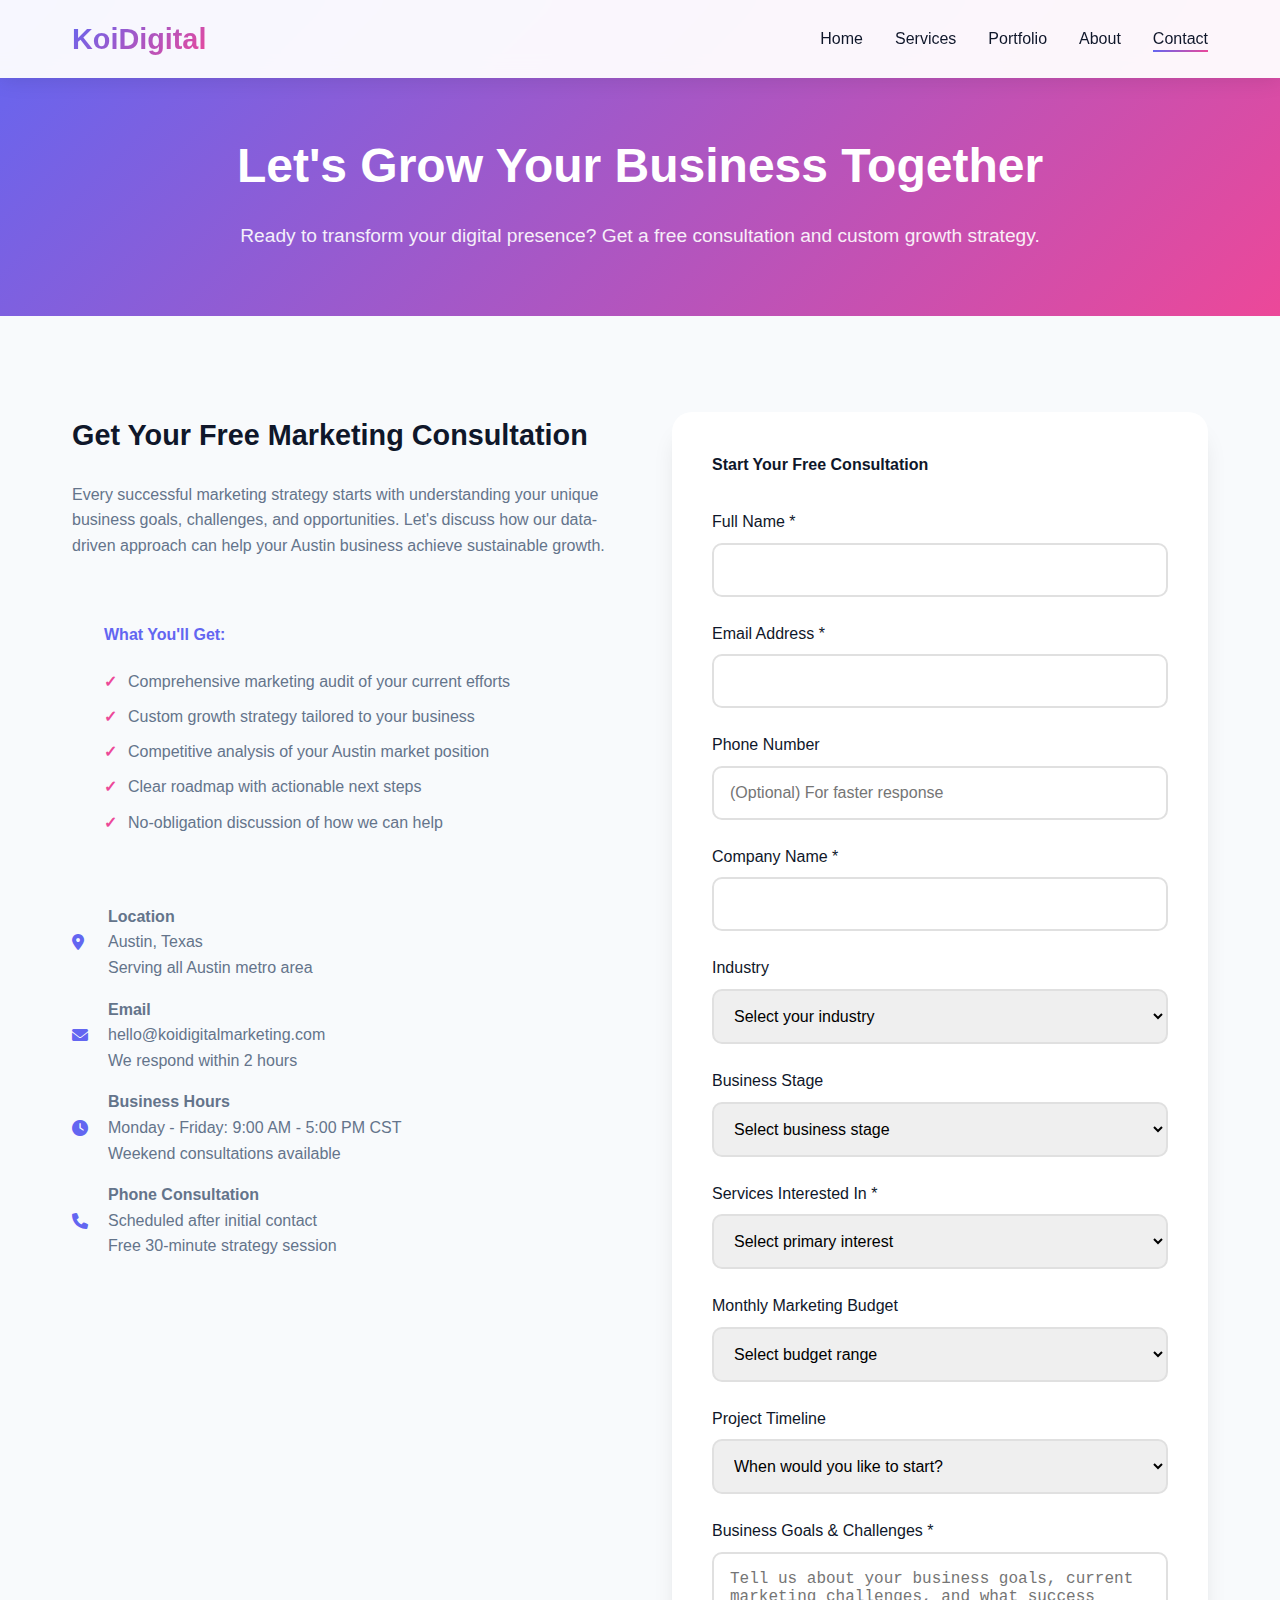
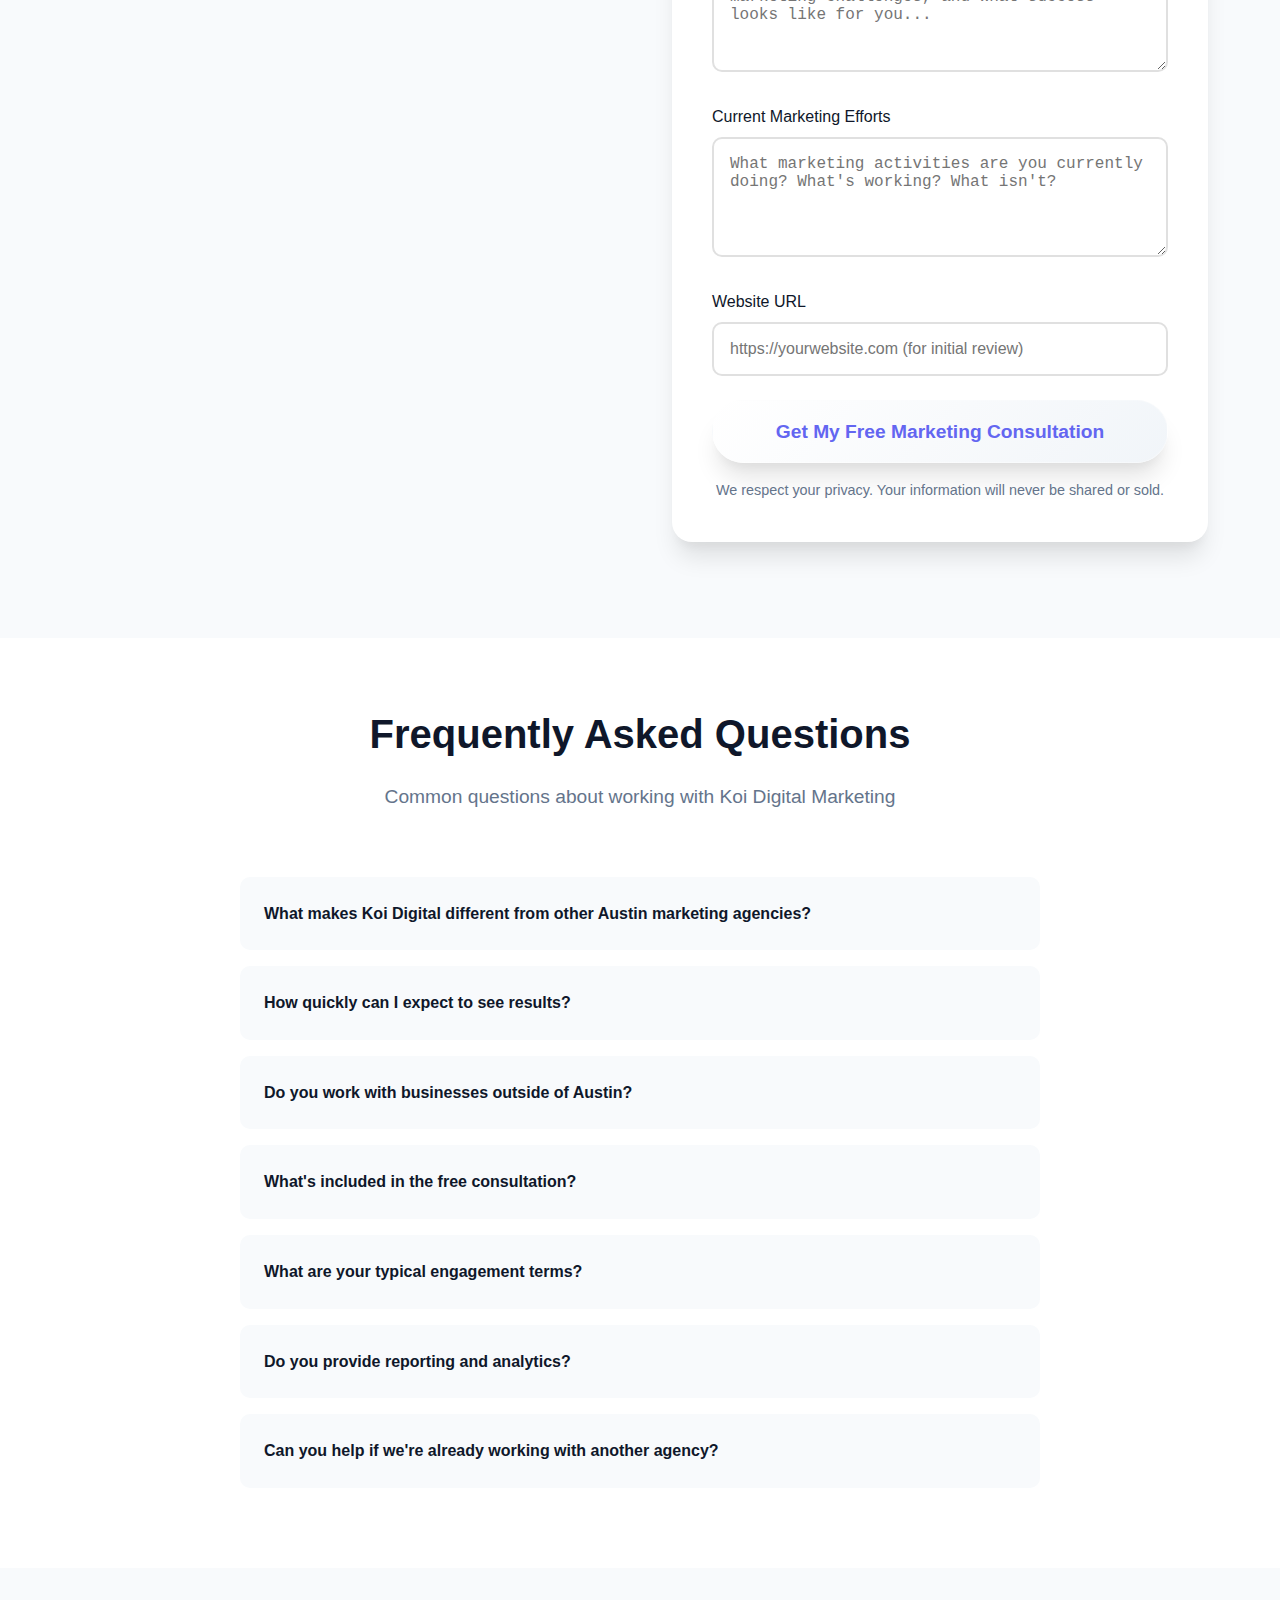
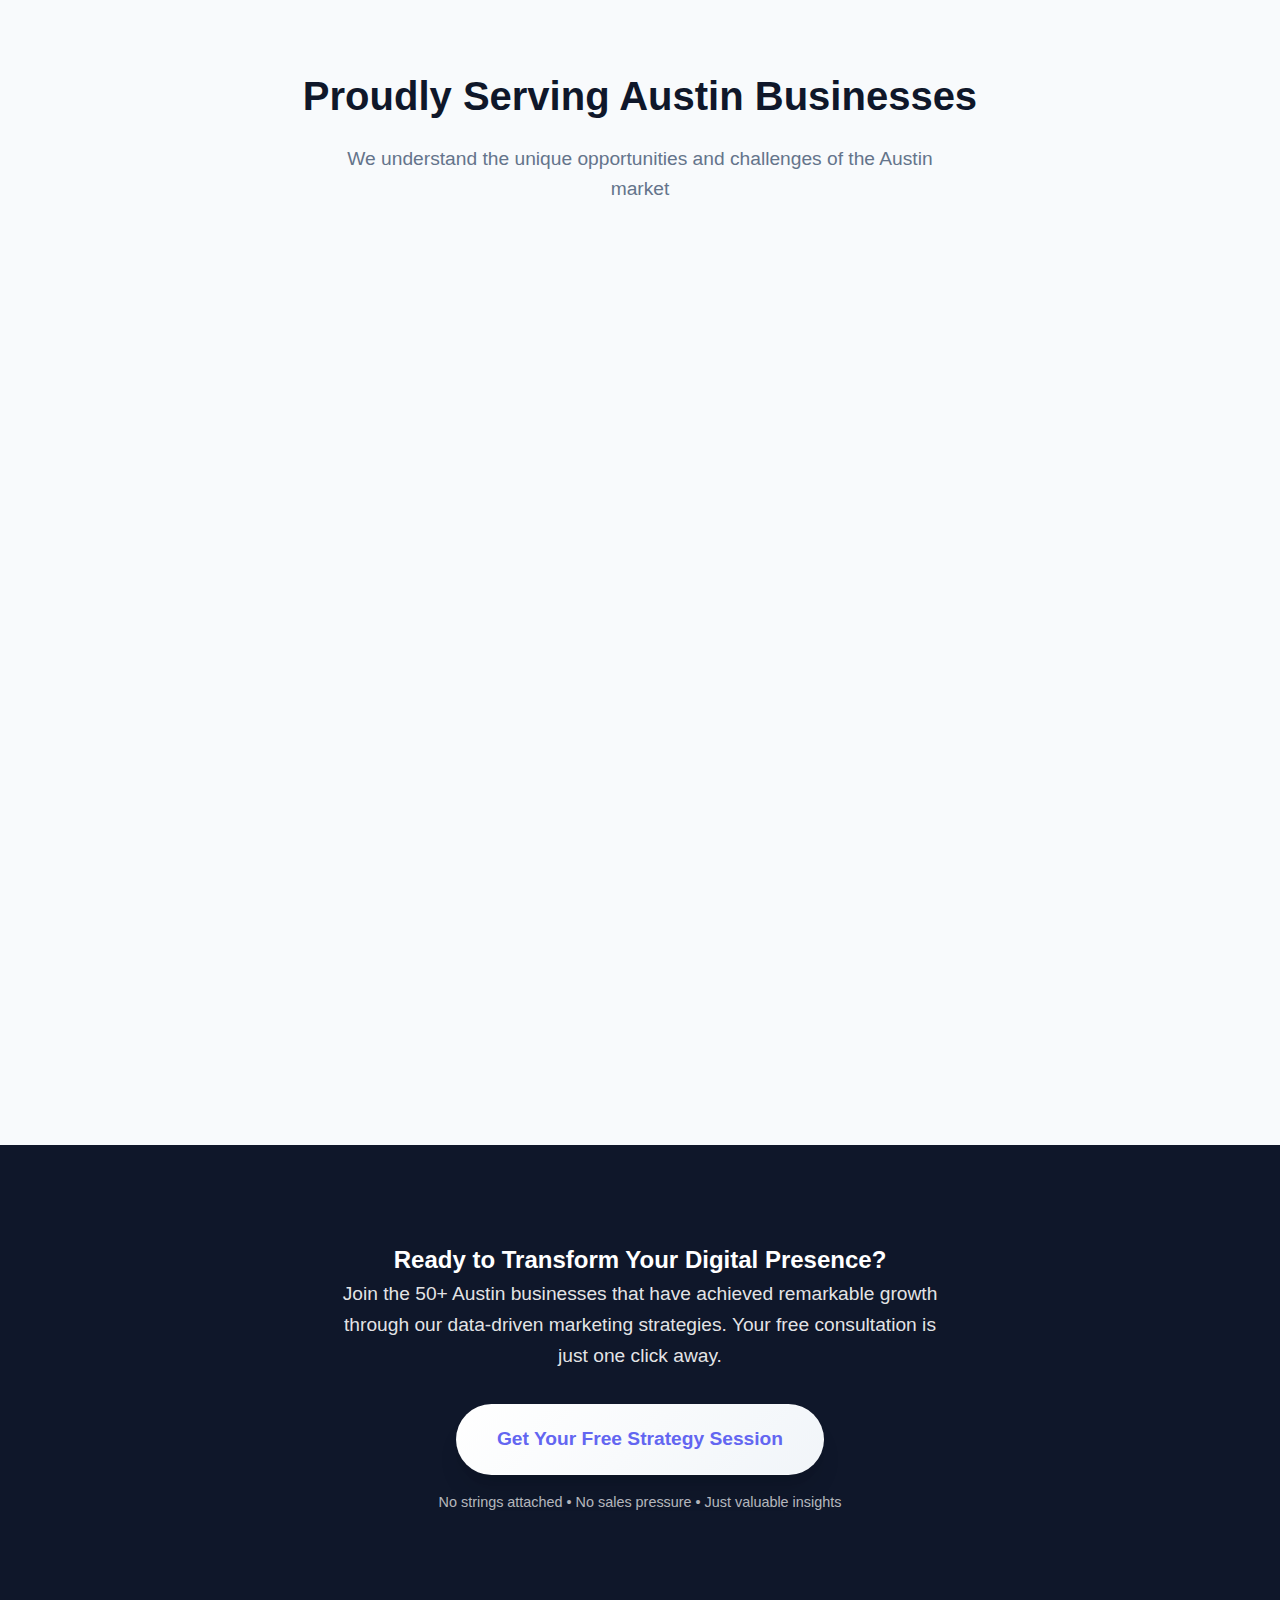
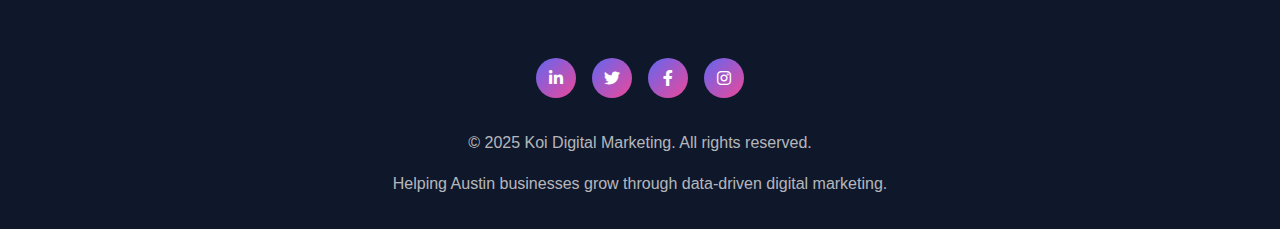
<file: contact.html>
<!DOCTYPE html>
<html lang="en">
<head>
    <meta charset="UTF-8">
    <meta name="viewport" content="width=device-width, initial-scale=1.0">
    <title>Contact Koi Digital Marketing - Free Consultation | Austin, Texas</title>
    <meta name="description" content="Get a free digital marketing consultation in Austin. Contact Koi Digital Marketing for expert SEO, PPC, social media, and email marketing services.">
    <meta name="keywords" content="contact digital marketing Austin, free marketing consultation Austin, digital marketing agency contact, Austin marketing services">
    <link rel="canonical" href="https://www.koidigitalmarketing.com/contact.html">
    
    <!-- Open Graph Meta Tags -->
    <meta property="og:title" content="Contact Koi Digital Marketing - Free Consultation">
    <meta property="og:description" content="Get a free digital marketing consultation in Austin. Expert marketing services for local businesses.">
    <meta property="og:url" content="https://www.koidigitalmarketing.com/contact.html">
    <meta property="og:type" content="website">
    
    <link href="https://cdnjs.cloudflare.com/ajax/libs/font-awesome/6.0.0/css/all.min.css" rel="stylesheet">
    <link rel="stylesheet" href="assets/css/style.css">
</head>
<body>
    <!-- Navigation -->
    <nav id="navbar">
        <div class="nav-container">
            <a href="index.html" class="logo">KoiDigital</a>
            <ul class="nav-links">
                <li><a href="index.html">Home</a></li>
                <li><a href="services.html">Services</a></li>
                <li><a href="portfolio.html">Portfolio</a></li>
                <li><a href="about.html">About</a></li>
                <li><a href="contact.html" class="active">Contact</a></li>
            </ul>
            <div class="nav-toggle">
                <span></span>
                <span></span>
                <span></span>
            </div>
        </div>
    </nav>

    <!-- Page Hero -->
    <section class="page-hero">
        <div class="container">
            <h1>Let's Grow Your Business Together</h1>
            <p>Ready to transform your digital presence? Get a free consultation and custom growth strategy.</p>
        </div>
    </section>

    <!-- Contact Section -->
    <section class="contact">
        <div class="container">
            <div class="contact-content">
                <div class="contact-info">
                    <h3>Get Your Free Marketing Consultation</h3>
                    <p>Every successful marketing strategy starts with understanding your unique business goals, challenges, and opportunities. Let's discuss how our data-driven approach can help your Austin business achieve sustainable growth.</p>
                    
                    <div style="background: var(--light-gray); padding: 2rem; border-radius: 15px; margin: 2rem 0;">
                        <h4 style="color: var(--primary-color); margin-bottom: 1rem;">What You'll Get:</h4>
                        <ul class="service-features">
                            <li>Comprehensive marketing audit of your current efforts</li>
                            <li>Custom growth strategy tailored to your business</li>
                            <li>Competitive analysis of your Austin market position</li>
                            <li>Clear roadmap with actionable next steps</li>
                            <li>No-obligation discussion of how we can help</li>
                        </ul>
                    </div>
                    
                    <ul class="contact-details">
                        <li>
                            <i class="fas fa-map-marker-alt"></i>
                            <div>
                                <strong>Location</strong><br>
                                Austin, Texas<br>
                                Serving all Austin metro area
                            </div>
                        </li>
                        <li>
                            <i class="fas fa-envelope"></i>
                            <div>
                                <strong>Email</strong><br>
                                hello@koidigitalmarketing.com<br>
                                We respond within 2 hours
                            </div>
                        </li>
                        <li>
                            <i class="fas fa-clock"></i>
                            <div>
                                <strong>Business Hours</strong><br>
                                Monday - Friday: 9:00 AM - 5:00 PM CST<br>
                                Weekend consultations available
                            </div>
                        </li>
                        <li>
                            <i class="fas fa-phone"></i>
                            <div>
                                <strong>Phone Consultation</strong><br>
                                Scheduled after initial contact<br>
                                Free 30-minute strategy session
                            </div>
                        </li>
                    </ul>
                </div>
                
                <div class="contact-form">
                    <h4 style="margin-bottom: 2rem; color: var(--dark-color);">Start Your Free Consultation</h4>
                    <form name="contact" method="POST" data-netlify="true" data-netlify-honeypot="bot-field" id="contact-form">
                        <!-- Honeypot field for spam protection -->
                        <input type="hidden" name="bot-field" />
                        
                        <div class="form-group">
                            <label for="name">Full Name *</label>
                            <input type="text" id="name" name="name" required>
                        </div>
                        
                        <div class="form-group">
                            <label for="email">Email Address *</label>
                            <input type="email" id="email" name="email" required>
                        </div>
                        
                        <div class="form-group">
                            <label for="phone">Phone Number</label>
                            <input type="tel" id="phone" name="phone" placeholder="(Optional) For faster response">
                        </div>
                        
                        <div class="form-group">
                            <label for="company">Company Name *</label>
                            <input type="text" id="company" name="company" required>
                        </div>
                        
                        <div class="form-group">
                            <label for="industry">Industry</label>
                            <select id="industry" name="industry">
                                <option value="">Select your industry</option>
                                <option value="technology">Technology/SaaS</option>
                                <option value="ecommerce">E-commerce/Retail</option>
                                <option value="restaurant">Restaurant/Food Service</option>
                                <option value="healthcare">Healthcare/Medical</option>
                                <option value="fitness">Fitness/Wellness</option>
                                <option value="professional">Professional Services</option>
                                <option value="home-services">Home Services</option>
                                <option value="real-estate">Real Estate</option>
                                <option value="education">Education/Training</option>
                                <option value="nonprofit">Non-profit</option>
                                <option value="other">Other</option>
                            </select>
                        </div>
                        
                        <div class="form-group">
                            <label for="business-stage">Business Stage</label>
                            <select id="business-stage" name="business-stage">
                                <option value="">Select business stage</option>
                                <option value="startup">Startup (0-2 years)</option>
                                <option value="growth">Growth Stage (2-5 years)</option>
                                <option value="established">Established (5+ years)</option>
                                <option value="enterprise">Enterprise (50+ employees)</option>
                            </select>
                        </div>
                        
                        <div class="form-group">
                            <label for="services">Services Interested In *</label>
                            <select id="services" name="services" required>
                                <option value="">Select primary interest</option>
                                <option value="seo">Search Engine Optimization (SEO)</option>
                                <option value="ppc">Pay-Per-Click Advertising (PPC)</option>
                                <option value="social-media">Social Media Marketing</option>
                                <option value="email-marketing">Email Marketing</option>
                                <option value="comprehensive">Comprehensive Marketing Strategy</option>
                                <option value="audit">Marketing Audit & Consultation</option>
                                <option value="not-sure">Not Sure - Need Guidance</option>
                            </select>
                        </div>
                        
                        <div class="form-group">
                            <label for="budget">Monthly Marketing Budget</label>
                            <select id="budget" name="budget">
                                <option value="">Select budget range</option>
                                <option value="under-1500">Under $1,500</option>
                                <option value="1500-3000">$1,500 - $3,000</option>
                                <option value="3000-5000">$3,000 - $5,000</option>
                                <option value="5000-10000">$5,000 - $10,000</option>
                                <option value="10000-15000">$10,000 - $15,000</option>
                                <option value="15000-plus">$15,000+</option>
                                <option value="not-sure">Not Sure Yet</option>
                            </select>
                        </div>
                        
                        <div class="form-group">
                            <label for="timeline">Project Timeline</label>
                            <select id="timeline" name="timeline">
                                <option value="">When would you like to start?</option>
                                <option value="immediately">Immediately</option>
                                <option value="1-month">Within 1 month</option>
                                <option value="2-3-months">2-3 months</option>
                                <option value="future">Future planning</option>
                            </select>
                        </div>
                        
                        <div class="form-group">
                            <label for="goals">Business Goals & Challenges *</label>
                            <textarea id="goals" name="goals" placeholder="Tell us about your business goals, current marketing challenges, and what success looks like for you..." required></textarea>
                        </div>
                        
                        <div class="form-group">
                            <label for="current-marketing">Current Marketing Efforts</label>
                            <textarea id="current-marketing" name="current-marketing" placeholder="What marketing activities are you currently doing? What's working? What isn't?"></textarea>
                        </div>
                        
                        <div class="form-group">
                            <label for="website">Website URL</label>
                            <input type="url" id="website" name="website" placeholder="https://yourwebsite.com (for initial review)">
                        </div>
                        
                        <button type="submit" class="btn btn-primary" style="width: 100%; font-size: 1.2rem; padding: 1.2rem;">
                            Get My Free Marketing Consultation
                        </button>
                        
                        <p style="font-size: 0.9rem; color: var(--medium-gray); text-align: center; margin-top: 1rem;">
                            We respect your privacy. Your information will never be shared or sold.
                        </p>
                    </form>
                </div>
            </div>
        </div>
    </section>

    <!-- FAQ Section -->
    <section class="faq-section">
        <div class="container">
            <div class="section-header">
                <h2>Frequently Asked Questions</h2>
                <p>Common questions about working with Koi Digital Marketing</p>
            </div>
            
            <div style="max-width: 800px; margin: 0 auto;">
                <div class="faq-item">
                    <div class="faq-question">
                        <strong>What makes Koi Digital different from other Austin marketing agencies?</strong>
                    </div>
                    <div class="faq-answer" style="display: none;">
                        We combine enterprise-level marketing expertise with deep local Austin market knowledge. Our founder has 8+ years of experience managing multi-million dollar campaigns for Fortune 500 companies, but we focus exclusively on helping Austin businesses grow. We're also locally owned and deeply invested in the Austin community.
                    </div>
                </div>
                
                <div class="faq-item">
                    <div class="faq-question">
                        <strong>How quickly can I expect to see results?</strong>
                    </div>
                    <div class="faq-answer" style="display: none;">
                        Timeline varies by service: PPC campaigns can show results within 2-4 weeks, social media engagement typically improves within 4-6 weeks, and SEO results generally become visible in 3-6 months. We provide detailed timelines and milestones during your consultation based on your specific goals and current situation.
                    </div>
                </div>
                
                <div class="faq-item">
                    <div class="faq-question">
                        <strong>Do you work with businesses outside of Austin?</strong>
                    </div>
                    <div class="faq-answer" style="display: none;">
                        While we specialize in the Austin market and prefer working with local businesses, we do work with select clients in other Texas markets, especially those with connections to Austin or plans to expand here. Our local expertise is particularly valuable for businesses targeting Austin customers.
                    </div>
                </div>
                
                <div class="faq-item">
                    <div class="faq-question">
                        <strong>What's included in the free consultation?</strong>
                    </div>
                    <div class="faq-answer" style="display: none;">
                        Your free consultation includes: a review of your current marketing efforts, analysis of your competitive position in Austin, identification of immediate opportunities, a custom growth strategy outline, and clear next steps. There's no sales pressure – we want to provide value whether or not we work together.
                    </div>
                </div>
                
                <div class="faq-item">
                    <div class="faq-question">
                        <strong>What are your typical engagement terms?</strong>
                    </div>
                    <div class="faq-answer" style="display: none;">
                        We typically work with clients on 6-12 month engagements to ensure enough time to implement strategies and see meaningful results. However, we also offer project-based work for specific needs like audits, website optimization, or campaign launches. We'll discuss the best approach during your consultation.
                    </div>
                </div>
                
                <div class="faq-item">
                    <div class="faq-question">
                        <strong>Do you provide reporting and analytics?</strong>
                    </div>
                    <div class="faq-answer" style="display: none;">
                        Absolutely. We provide detailed monthly reports showing key metrics, progress toward goals, and insights about your campaigns. We also offer quarterly strategy reviews and are always available to discuss performance and answer questions. Transparency and communication are core to our approach.
                    </div>
                </div>
                
                <div class="faq-item">
                    <div class="faq-question">
                        <strong>Can you help if we're already working with another agency?</strong>
                    </div>
                    <div class="faq-answer" style="display: none;">
                        Yes! We can provide a second opinion through our marketing audit service, help with specific projects that complement your current efforts, or discuss transitioning your marketing when you're ready. We believe in doing what's best for your business, even if that means working alongside other providers initially.
                    </div>
                </div>
            </div>
        </div>
    </section>

    <!-- Local Austin Section -->
    <section class="services">
        <div class="container">
            <div class="section-header">
                <h2>Proudly Serving Austin Businesses</h2>
                <p>We understand the unique opportunities and challenges of the Austin market</p>
            </div>
            <div class="services-grid">
                <div class="service-card">
                    <div class="service-icon">
                        <i class="fas fa-map-marker-alt"></i>
                    </div>
                    <h3>Local Market Expertise</h3>
                    <p>Deep understanding of Austin consumer behavior, seasonal trends, and competitive landscape across all neighborhoods and demographics.</p>
                </div>
                <div class="service-card">
                    <div class="service-icon">
                        <i class="fas fa-handshake"></i>
                    </div>
                    <h3>Community Connections</h3>
                    <p>Strong relationships with local business organizations, media outlets, and influencers that can amplify your marketing efforts.</p>
                </div>
                <div class="service-card">
                    <div class="service-icon">
                        <i class="fas fa-rocket"></i>
                    </div>
                    <h3>Startup Ecosystem</h3>
                    <p>Extensive experience helping Austin startups grow from concept to scale, understanding both tech and traditional business needs.</p>
                </div>
                <div class="service-card">
                    <div class="service-icon">
                        <i class="fas fa-heart"></i>
                    </div>
                    <h3>Keep It Local</h3>
                    <p>As Austin locals, we're invested in the community's success. Your business growth contributes to Austin's continued prosperity.</p>
                </div>
            </div>
        </div>
    </section>

    <!-- Final CTA -->
    <section class="about">
        <div class="container">
            <div style="text-align: center; max-width: 600px; margin: 0 auto;">
                <h2>Ready to Transform Your Digital Presence?</h2>
                <p style="font-size: 1.2rem; margin-bottom: 2rem; color: rgba(255, 255, 255, 0.9);">
                    Join the 50+ Austin businesses that have achieved remarkable growth through our data-driven marketing strategies. Your free consultation is just one click away.
                </p>
                <a href="#contact-form" class="btn btn-primary" style="font-size: 1.2rem; padding: 1.2rem 2.5rem;">
                    Get Your Free Strategy Session
                </a>
                <p style="font-size: 0.9rem; margin-top: 1rem; color: rgba(255, 255, 255, 0.7);">
                    No strings attached • No sales pressure • Just valuable insights
                </p>
            </div>
        </div>
    </section>

    <!-- Footer -->
    <footer>
        <div class="footer-content">
            <div class="social-links">
                <a href="#" aria-label="LinkedIn"><i class="fab fa-linkedin-in"></i></a>
                <a href="#" aria-label="Twitter"><i class="fab fa-twitter"></i></a>
                <a href="#" aria-label="Facebook"><i class="fab fa-facebook-f"></i></a>
                <a href="#" aria-label="Instagram"><i class="fab fa-instagram"></i></a>
            </div>
            <p>&copy; 2025 Koi Digital Marketing. All rights reserved.</p>
            <p>Helping Austin businesses grow through data-driven digital marketing.</p>
        </div>
    </footer>

    <script src="assets/js/main.js"></script>
</body>
</html>
</file>
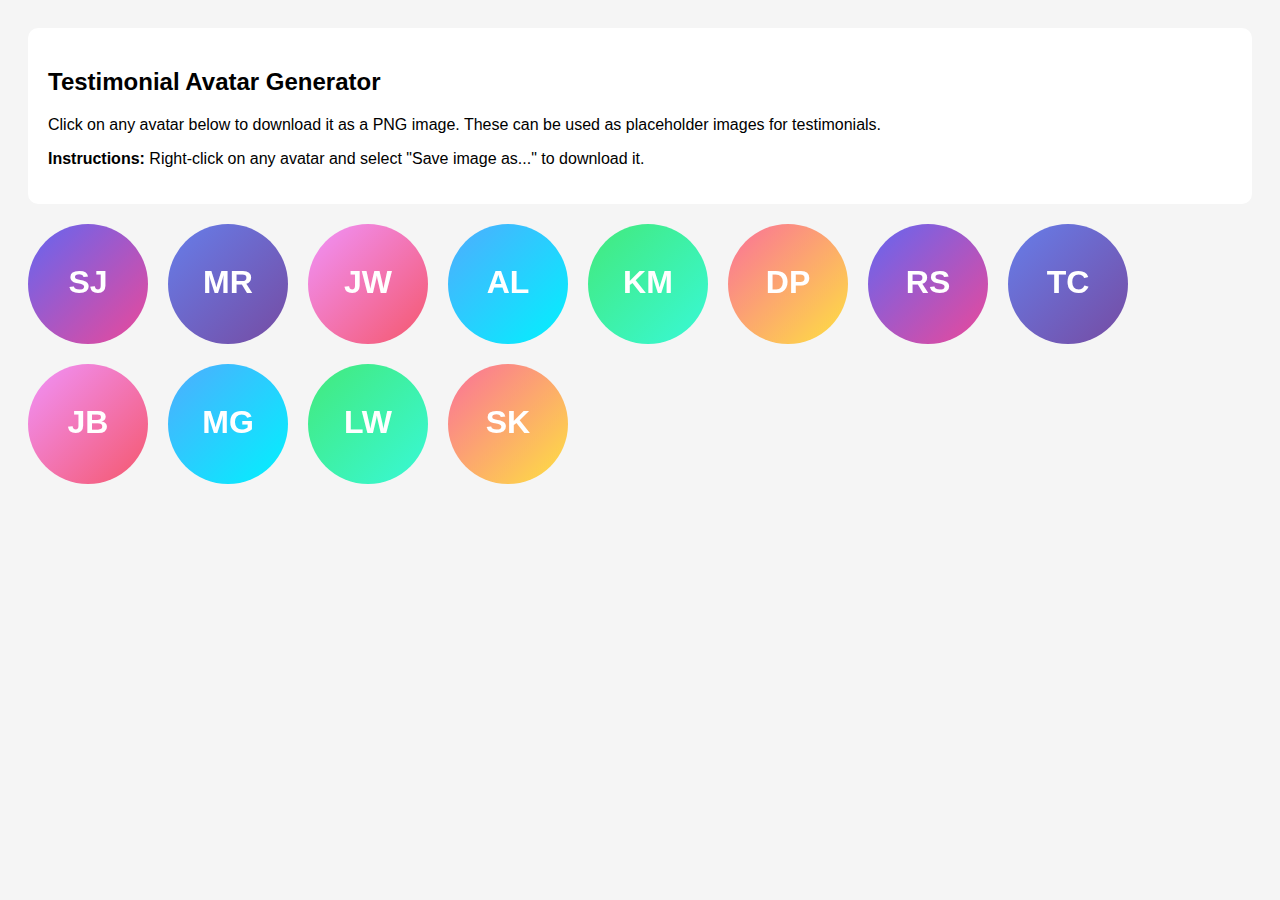
<file: generate-avatars.html>
<!DOCTYPE html>
<html lang="en">
<head>
    <meta charset="UTF-8">
    <meta name="viewport" content="width=device-width, initial-scale=1.0">
    <title>Generate Testimonial Avatars</title>
    <style>
        body {
            font-family: Arial, sans-serif;
            padding: 20px;
            background: #f5f5f5;
        }
        .avatar-container {
            display: flex;
            flex-wrap: wrap;
            gap: 20px;
            margin-top: 20px;
        }
        .avatar {
            width: 120px;
            height: 120px;
            border-radius: 50%;
            display: flex;
            align-items: center;
            justify-content: center;
            color: white;
            font-weight: bold;
            font-size: 2rem;
            cursor: pointer;
            transition: transform 0.3s ease;
        }
        .avatar:hover {
            transform: scale(1.1);
        }
        .gradient-1 { background: linear-gradient(135deg, #6366f1, #ec4899); }
        .gradient-2 { background: linear-gradient(135deg, #667eea, #764ba2); }
        .gradient-3 { background: linear-gradient(135deg, #f093fb, #f5576c); }
        .gradient-4 { background: linear-gradient(135deg, #4facfe, #00f2fe); }
        .gradient-5 { background: linear-gradient(135deg, #43e97b, #38f9d7); }
        .gradient-6 { background: linear-gradient(135deg, #fa709a, #fee140); }
        
        .instructions {
            background: white;
            padding: 20px;
            border-radius: 10px;
            margin-bottom: 20px;
        }
    </style>
</head>
<body>
    <div class="instructions">
        <h2>Testimonial Avatar Generator</h2>
        <p>Click on any avatar below to download it as a PNG image. These can be used as placeholder images for testimonials.</p>
        <p><strong>Instructions:</strong> Right-click on any avatar and select "Save image as..." to download it.</p>
    </div>
    
    <div class="avatar-container">
        <canvas id="avatar1" class="avatar gradient-1" data-text="SJ">SJ</canvas>
        <canvas id="avatar2" class="avatar gradient-2" data-text="MR">MR</canvas>
        <canvas id="avatar3" class="avatar gradient-3" data-text="JW">JW</canvas>
        <canvas id="avatar4" class="avatar gradient-4" data-text="AL">AL</canvas>
        <canvas id="avatar5" class="avatar gradient-5" data-text="KM">KM</canvas>
        <canvas id="avatar6" class="avatar gradient-6" data-text="DP">DP</canvas>
        <canvas id="avatar7" class="avatar gradient-1" data-text="RS">RS</canvas>
        <canvas id="avatar8" class="avatar gradient-2" data-text="TC">TC</canvas>
        <canvas id="avatar9" class="avatar gradient-3" data-text="JB">JB</canvas>
        <canvas id="avatar10" class="avatar gradient-4" data-text="MG">MG</canvas>
        <canvas id="avatar11" class="avatar gradient-5" data-text="LW">LW</canvas>
        <canvas id="avatar12" class="avatar gradient-6" data-text="SK">SK</canvas>
    </div>

    <script>
        // Convert canvas elements to downloadable images
        document.querySelectorAll('canvas').forEach(canvas => {
            const ctx = canvas.getContext('2d');
            const text = canvas.getAttribute('data-text');
            const rect = canvas.getBoundingClientRect();
            
            // Set canvas size
            canvas.width = 120;
            canvas.height = 120;
            
            // Create gradient
            const gradient = ctx.createLinearGradient(0, 0, 120, 120);
            const computedStyle = getComputedStyle(canvas);
            const background = computedStyle.background;
            
            if (background.includes('linear-gradient')) {
                // Extract colors from CSS gradient
                const colors = background.match(/#[a-fA-F0-9]{6}/g);
                if (colors && colors.length >= 2) {
                    gradient.addColorStop(0, colors[0]);
                    gradient.addColorStop(1, colors[1]);
                }
            }
            
            // Fill background
            ctx.fillStyle = gradient;
            ctx.fillRect(0, 0, 120, 120);
            
            // Add text
            ctx.fillStyle = 'white';
            ctx.font = 'bold 2rem Arial';
            ctx.textAlign = 'center';
            ctx.textBaseline = 'middle';
            ctx.fillText(text, 60, 60);
            
            // Make downloadable
            canvas.addEventListener('click', function() {
                const link = document.createElement('a');
                link.download = `avatar-${text.toLowerCase()}.png`;
                link.href = canvas.toDataURL();
                link.click();
            });
        });
    </script>
</body>
</html>
</file>
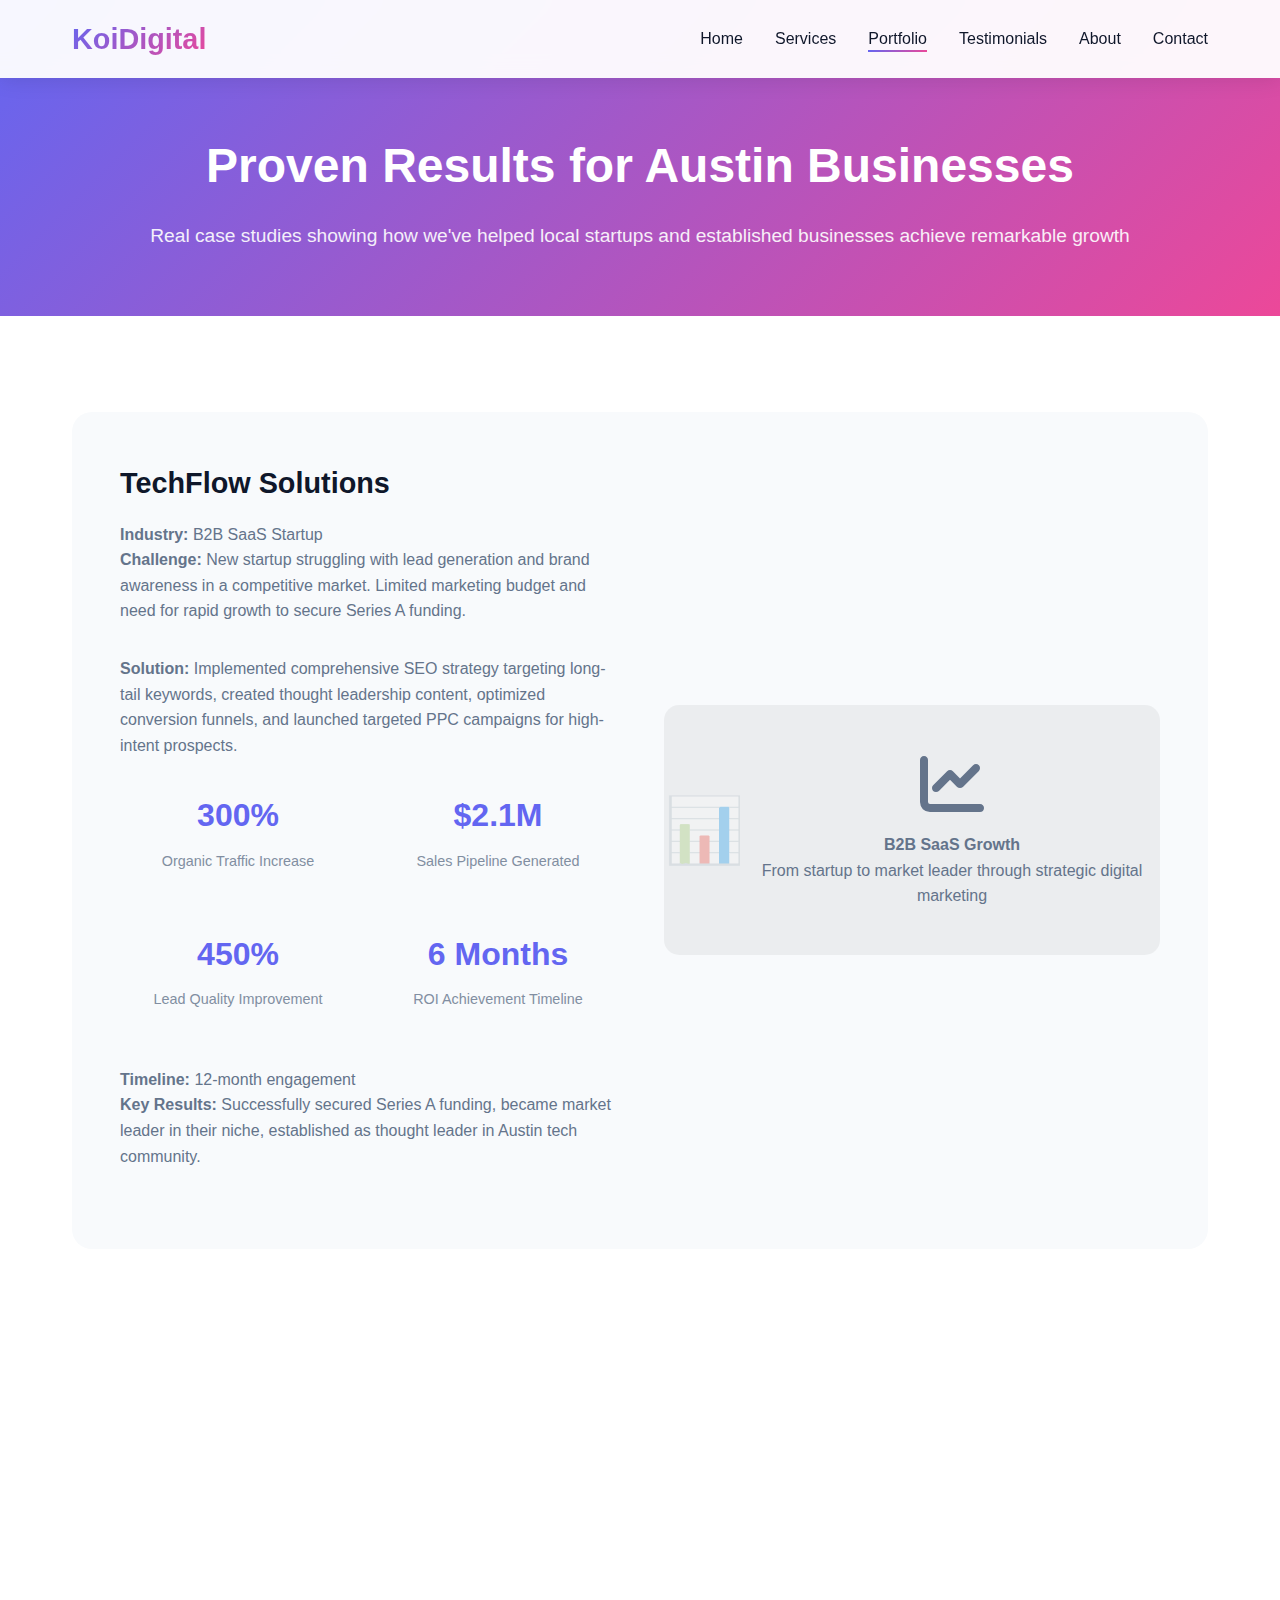
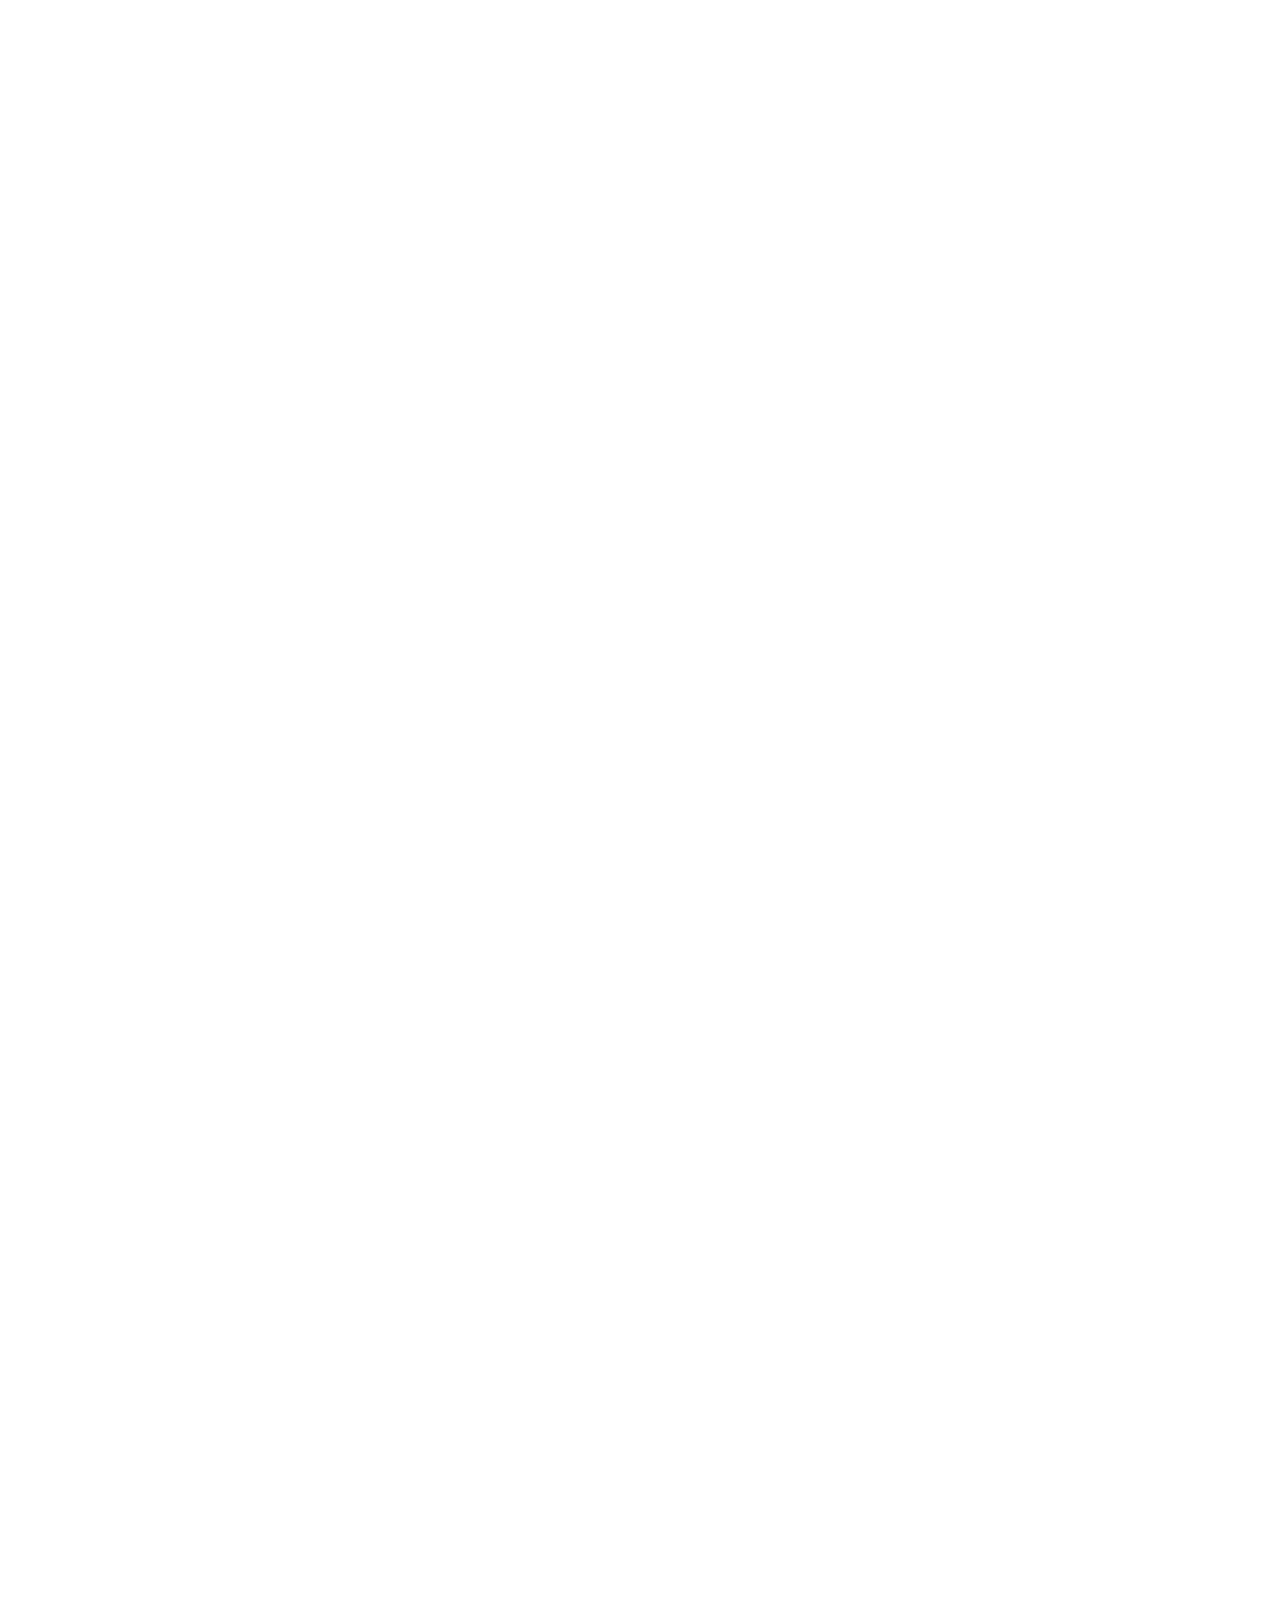
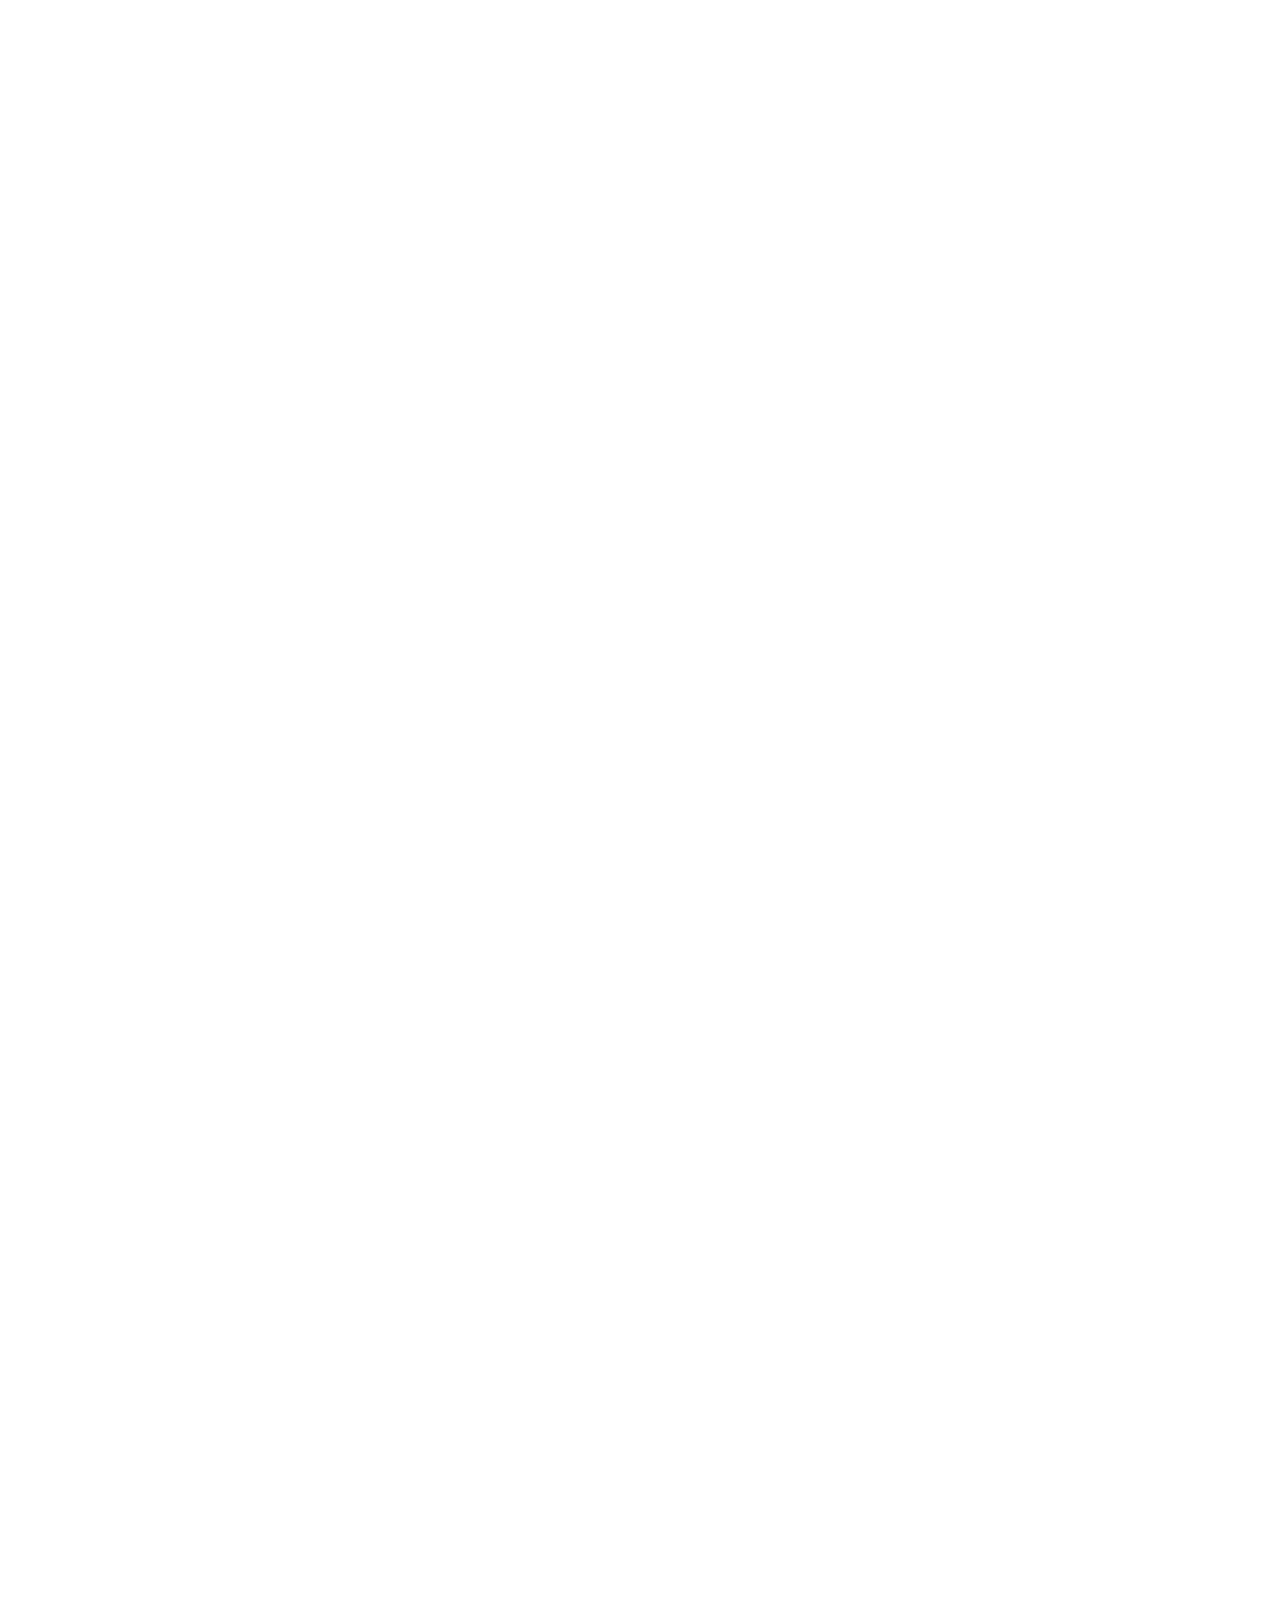
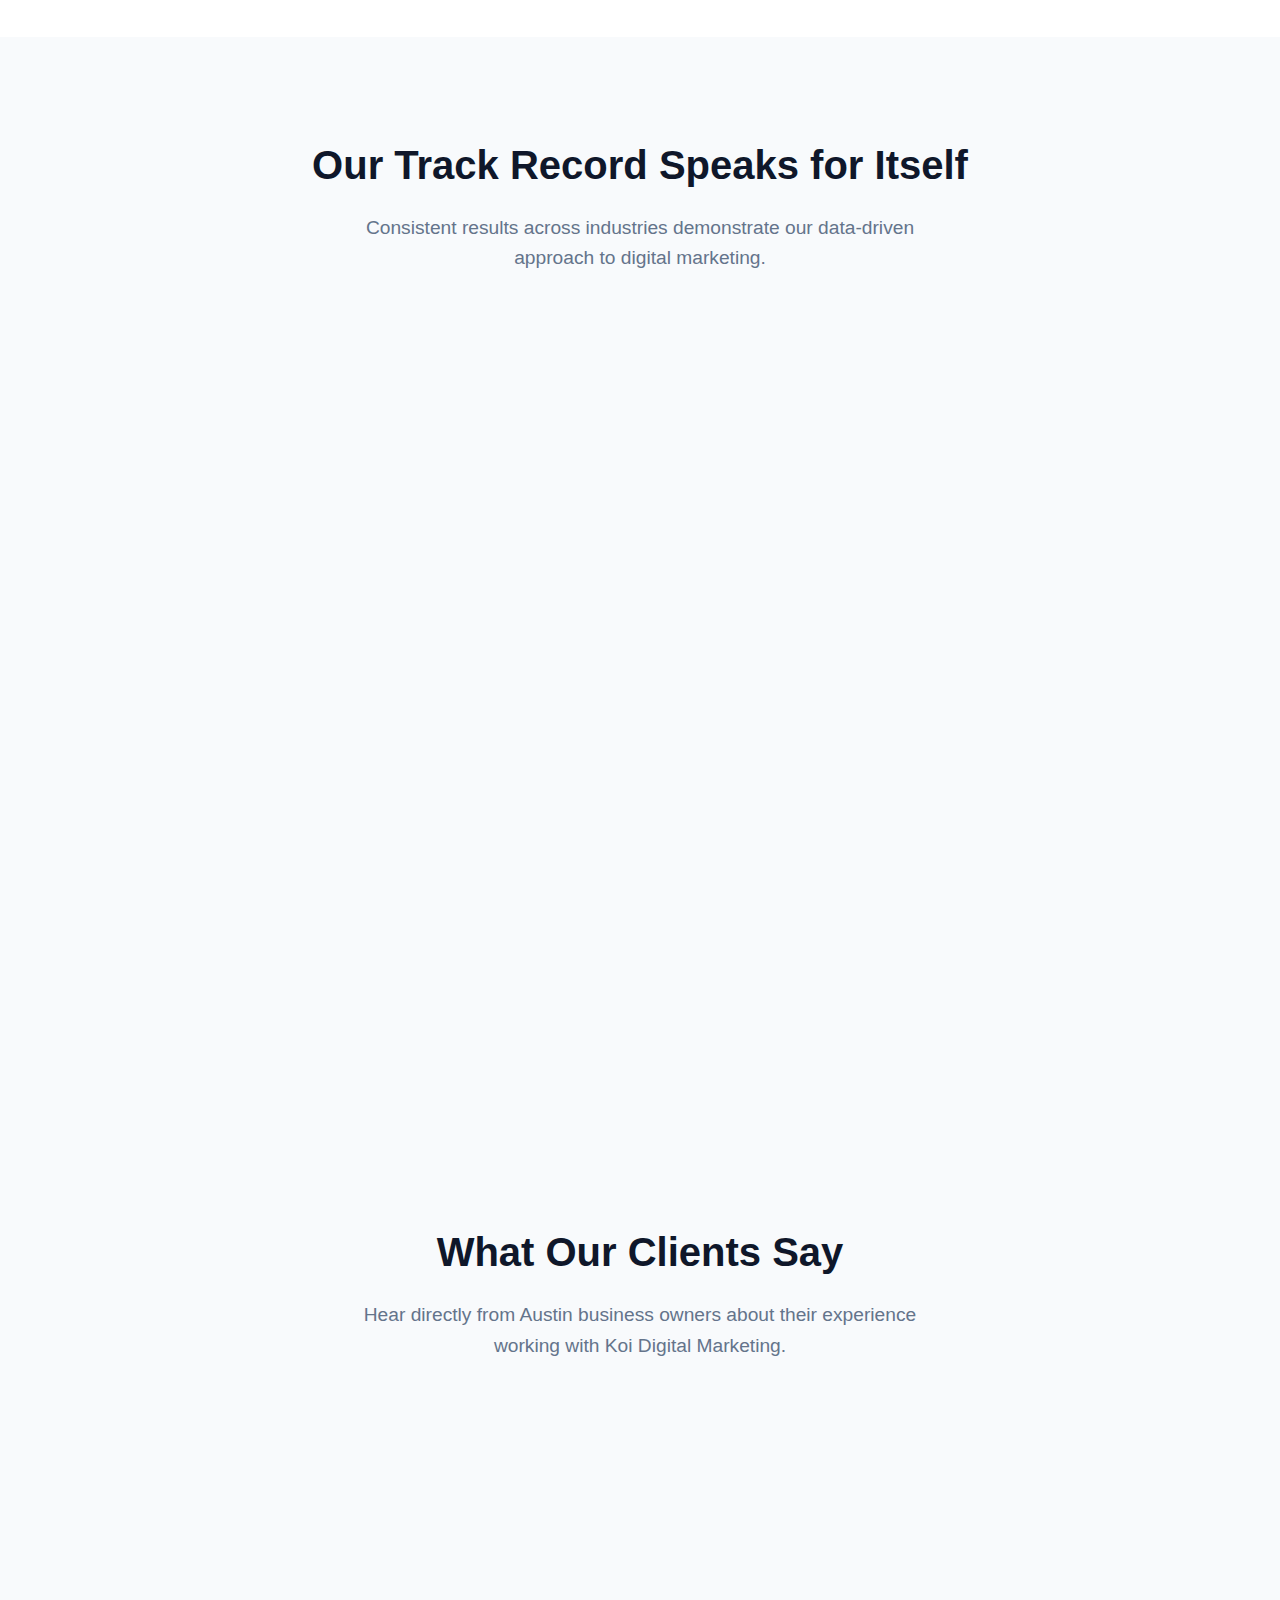
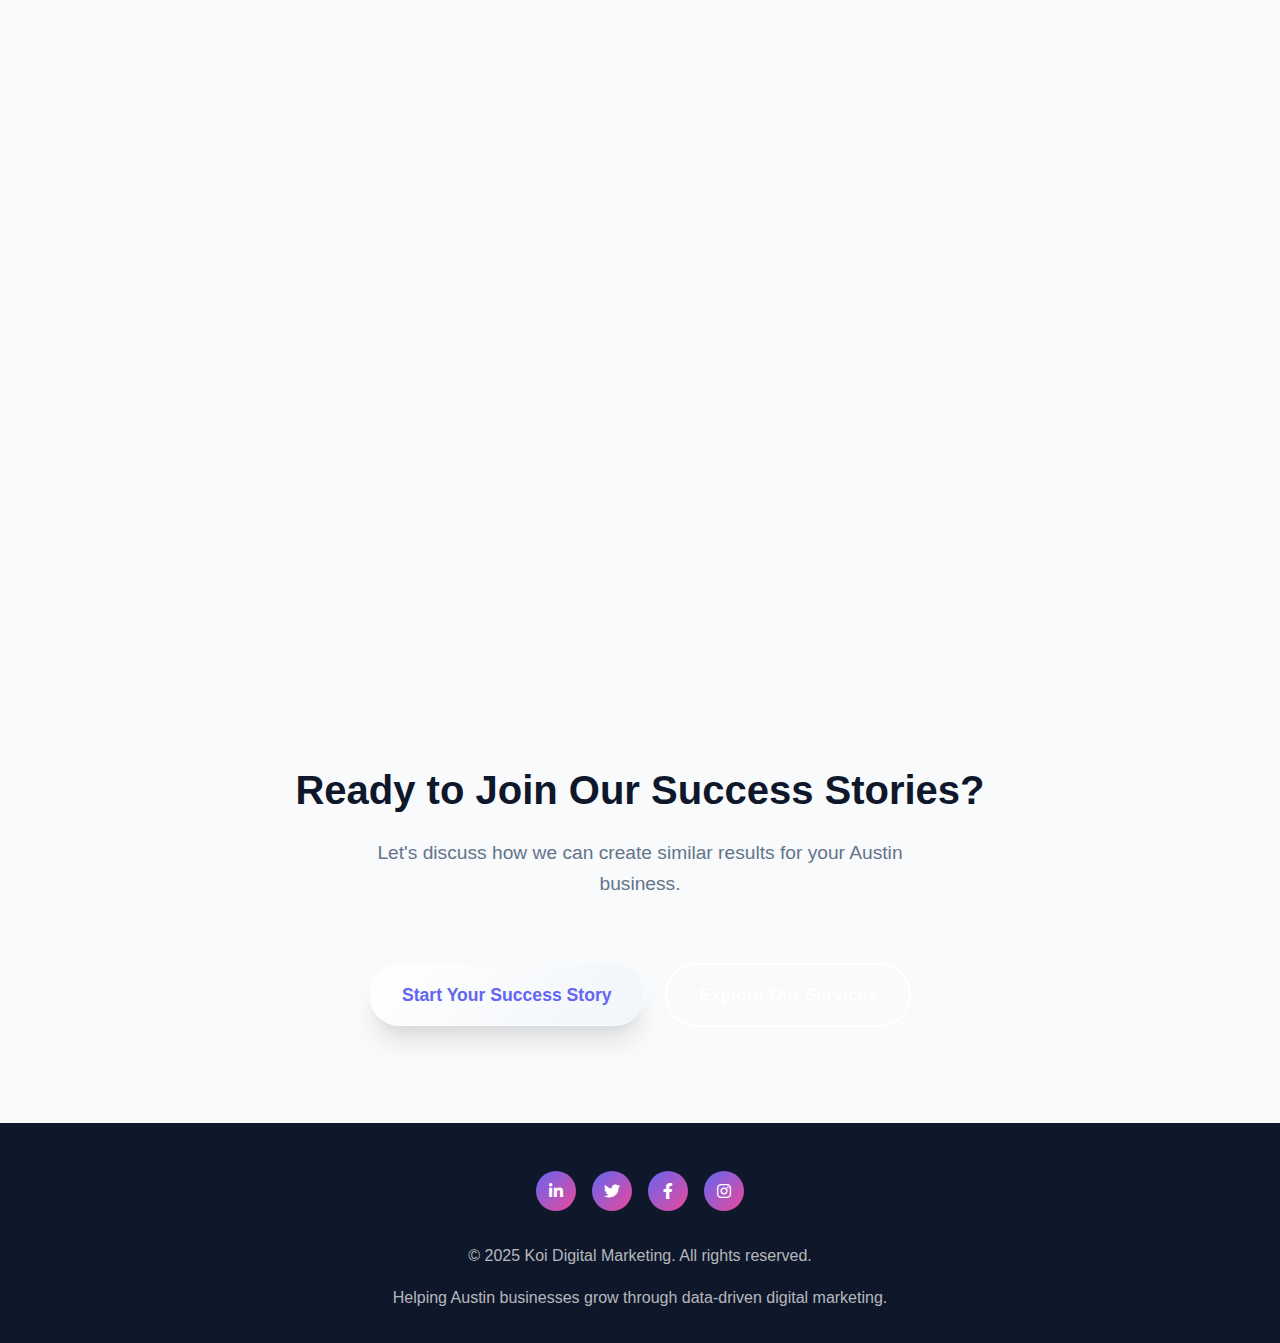
<file: portfolio.html>
<!DOCTYPE html>
<html lang="en">
<head>
    <meta charset="UTF-8">
    <meta name="viewport" content="width=device-width, initial-scale=1.0">
    <title>Portfolio & Case Studies - Koi Digital Marketing | Austin Success Stories</title>
    <meta name="description" content="See proven results from Austin businesses we've helped grow. Real case studies showing 300% traffic increases, $2.1M in pipeline generated, and more.">
    <meta name="keywords" content="digital marketing case studies Austin, marketing results Austin, SEO success stories, PPC case studies, Austin business growth">
    <link rel="canonical" href="https://www.koidigitalmarketing.com/portfolio.html">
    
    <!-- Open Graph Meta Tags -->
    <meta property="og:title" content="Portfolio & Case Studies - Koi Digital Marketing">
    <meta property="og:description" content="See proven results from Austin businesses we've helped grow through digital marketing.">
    <meta property="og:url" content="https://www.koidigitalmarketing.com/portfolio.html">
    <meta property="og:type" content="website">
    
    <link href="https://cdnjs.cloudflare.com/ajax/libs/font-awesome/6.0.0/css/all.min.css" rel="stylesheet">
    <link rel="stylesheet" href="assets/css/style.css">
</head>
<body>
    <!-- Navigation -->
    <nav id="navbar">
        <div class="nav-container">
            <a href="index.html" class="logo">KoiDigital</a>
            <ul class="nav-links">
                <li><a href="index.html">Home</a></li>
                <li><a href="services.html">Services</a></li>
                <li><a href="portfolio.html" class="active">Portfolio</a></li>
                <li><a href="testimonials.html">Testimonials</a></li>
                <li><a href="about.html">About</a></li>
                <li><a href="contact.html">Contact</a></li>
            </ul>
            <div class="nav-toggle">
                <span></span>
                <span></span>
                <span></span>
            </div>
        </div>
    </nav>

    <!-- Page Hero -->
    <section class="page-hero">
        <div class="container">
            <h1>Proven Results for Austin Businesses</h1>
            <p>Real case studies showing how we've helped local startups and established businesses achieve remarkable growth</p>
        </div>
    </section>

    <!-- Portfolio Section -->
    <section class="portfolio">
        <div class="container">
            <div class="portfolio-grid">
                <!-- Case Study 1: TechFlow Solutions -->
                <div class="case-study">
                    <div class="case-study-content">
                        <h3>TechFlow Solutions</h3>
                        <p><strong>Industry:</strong> B2B SaaS Startup<br>
                        <strong>Challenge:</strong> New startup struggling with lead generation and brand awareness in a competitive market. Limited marketing budget and need for rapid growth to secure Series A funding.</p>
                        
                        <p><strong>Solution:</strong> Implemented comprehensive SEO strategy targeting long-tail keywords, created thought leadership content, optimized conversion funnels, and launched targeted PPC campaigns for high-intent prospects.</p>
                        
                        <div class="results-grid">
                            <div class="result-item">
                                <h4>300%</h4>
                                <p>Organic Traffic Increase</p>
                            </div>
                            <div class="result-item">
                                <h4>$2.1M</h4>
                                <p>Sales Pipeline Generated</p>
                            </div>
                            <div class="result-item">
                                <h4>450%</h4>
                                <p>Lead Quality Improvement</p>
                            </div>
                            <div class="result-item">
                                <h4>6 Months</h4>
                                <p>ROI Achievement Timeline</p>
                            </div>
                        </div>
                        
                        <p style="margin-top: 1.5rem;"><strong>Timeline:</strong> 12-month engagement<br>
                        <strong>Key Results:</strong> Successfully secured Series A funding, became market leader in their niche, established as thought leader in Austin tech community.</p>
                    </div>
                    <div class="case-study-visual">
                        <div style="text-align: center; color: var(--medium-gray);">
                            <i class="fas fa-chart-line" style="font-size: 4rem; margin-bottom: 1rem; display: block;"></i>
                            <h4>B2B SaaS Growth</h4>
                            <p>From startup to market leader through strategic digital marketing</p>
                        </div>
                    </div>
                </div>
                
                <!-- Case Study 2: Austin Artisan Co. -->
                <div class="case-study">
                    <div class="case-study-visual">
                        <div style="text-align: center; color: var(--white);">
                            <i class="fas fa-shopping-cart" style="font-size: 4rem; margin-bottom: 1rem; display: block;"></i>
                            <h4>E-commerce Excellence</h4>
                            <p>Transforming local artisan business into online success</p>
                        </div>
                    </div>
                    <div class="case-study-content">
                        <h3>Austin Artisan Co.</h3>
                        <p><strong>Industry:</strong> E-commerce / Handmade Goods<br>
                        <strong>Challenge:</strong> Local artisan business struggling to compete with larger retailers online. Low website traffic, poor conversion rates, and minimal social media presence.</p>
                        
                        <p><strong>Solution:</strong> Redesigned e-commerce experience, implemented local SEO strategy, created engaging social content showcasing Austin craftsmanship, and optimized product pages for conversion.</p>
                        
                        <div class="results-grid">
                            <div class="result-item">
                                <h4>180%</h4>
                                <p>Online Sales Growth</p>
                            </div>
                            <div class="result-item">
                                <h4>85%</h4>
                                <p>Cart Conversion Rate</p>
                            </div>
                            <div class="result-item">
                                <h4>220%</h4>
                                <p>Social Media Engagement</p>
                            </div>
                            <div class="result-item">
                                <h4>4 Months</h4>
                                <p>Investment Payback</p>
                            </div>
                        </div>
                        
                        <p style="margin-top: 1.5rem;"><strong>Timeline:</strong> 8-month engagement<br>
                        <strong>Key Results:</strong> Expanded to three new product lines, featured in Austin Business Journal, established wholesale partnerships with local retailers.</p>
                    </div>
                </div>

                <!-- Case Study 3: Smoky Joe's BBQ -->
                <div class="case-study">
                    <div class="case-study-content">
                        <h3>Smoky Joe's BBQ</h3>
                        <p><strong>Industry:</strong> Restaurant / Local Business<br>
                        <strong>Challenge:</strong> Family-owned BBQ restaurant with declining foot traffic and limited online presence. Struggling to compete with chain restaurants and new Austin food scene entries.</p>
                        
                        <p><strong>Solution:</strong> Implemented local SEO optimization, managed Google My Business, created mouth-watering social content, launched targeted local PPC campaigns, and developed email marketing for customer retention.</p>
                        
                        <div class="results-grid">
                            <div class="result-item">
                                <h4>400%</h4>
                                <p>Local Search Visibility</p>
                            </div>
                            <div class="result-item">
                                <h4>150%</h4>
                                <p>Monthly Foot Traffic</p>
                            </div>
                            <div class="result-item">
                                <h4>95%</h4>
                                <p>Positive Review Rating</p>
                            </div>
                            <div class="result-item">
                                <h4>3 Months</h4>
                                <p>Break-even Timeline</p>
                            </div>
                        </div>
                        
                        <p style="margin-top: 1.5rem;"><strong>Timeline:</strong> 6-month engagement<br>
                        <strong>Key Results:</strong> Featured in "Best BBQ in Austin" lists, launched successful catering division, expanded to second location in Cedar Park.</p>
                    </div>
                    <div class="case-study-visual">
                        <div style="text-align: center; color: var(--medium-gray);">
                            <i class="fas fa-utensils" style="font-size: 4rem; margin-bottom: 1rem; display: block;"></i>
                            <h4>Local Business Revival</h4>
                            <p>Bringing Austin's best BBQ to the digital forefront</p>
                        </div>
                    </div>
                </div>

                <!-- Case Study 4: Austin Fitness Hub -->
                <div class="case-study">
                    <div class="case-study-visual">
                        <div style="text-align: center; color: var(--white);">
                            <i class="fas fa-dumbbell" style="font-size: 4rem; margin-bottom: 1rem; display: block;"></i>
                            <h4>Fitness Industry Growth</h4>
                            <p>Building community through digital engagement</p>
                        </div>
                    </div>
                    <div class="case-study-content">
                        <h3>Austin Fitness Hub</h3>
                        <p><strong>Industry:</strong> Fitness & Wellness<br>
                        <strong>Challenge:</strong> Boutique fitness studio facing increased competition from large gym chains and virtual fitness platforms. Needed to build stronger community and attract new members.</p>
                        
                        <p><strong>Solution:</strong> Developed community-focused social media strategy, created engaging workout content, implemented member referral campaigns, and optimized local search presence for fitness-related keywords.</p>
                        
                        <div class="results-grid">
                            <div class="result-item">
                                <h4>240%</h4>
                                <p>New Member Sign-ups</p>
                            </div>
                            <div class="result-item">
                                <h4>320%</h4>
                                <p>Social Media Followers</p>
                            </div>
                            <div class="result-item">
                                <h4>65%</h4>
                                <p>Member Retention Rate</p>
                            </div>
                            <div class="result-item">
                                <h4>5 Months</h4>
                                <p>Revenue Growth</p>
                            </div>
                        </div>
                        
                        <p style="margin-top: 1.5rem;"><strong>Timeline:</strong> 10-month engagement<br>
                        <strong>Key Results:</strong> Launched successful online training programs, expanded to offer corporate wellness services, became top-rated fitness studio in South Austin.</p>
                    </div>
                </div>

                <!-- Case Study 5: Green Austin Landscaping -->
                <div class="case-study">
                    <div class="case-study-content">
                        <h3>Green Austin Landscaping</h3>
                        <p><strong>Industry:</strong> Home Services / Landscaping<br>
                        <strong>Challenge:</strong> Seasonal business with inconsistent lead flow and heavy reliance on word-of-mouth referrals. Needed to establish stronger online presence and generate leads year-round.</p>
                        
                        <p><strong>Solution:</strong> Created seasonal content strategy, optimized for "landscaping Austin" keywords, launched before/after showcase campaigns, and implemented automated lead nurturing sequences.</p>
                        
                        <div class="results-grid">
                            <div class="result-item">
                                <h4>190%</h4>
                                <p>Qualified Lead Increase</p>
                            </div>
                            <div class="result-item">
                                <h4>75%</h4>
                                <p>Year-round Revenue</p>
                            </div>
                            <div class="result-item">
                                <h4>280%</h4>
                                <p>Website Traffic Growth</p>
                            </div>
                            <div class="result-item">
                                <h4>7 Months</h4>
                                <p>Market Leadership</p>
                            </div>
                        </div>
                        
                        <p style="margin-top: 1.5rem;"><strong>Timeline:</strong> 9-month engagement<br>
                        <strong>Key Results:</strong> Reduced seasonal revenue fluctuations, expanded service offerings to include maintenance contracts, hired additional team members to meet demand.</p>
                    </div>
                    <div class="case-study-visual">
                        <div style="text-align: center; color: var(--medium-gray);">
                            <i class="fas fa-leaf" style="font-size: 4rem; margin-bottom: 1rem; display: block;"></i>
                            <h4>Seasonal Success</h4>
                            <p>Growing consistent revenue through smart digital strategy</p>
                        </div>
                    </div>
                </div>
            </div>
        </div>
    </section>

    <!-- Results Summary -->
    <section class="services">
        <div class="container">
            <div class="section-header">
                <h2>Our Track Record Speaks for Itself</h2>
                <p>Consistent results across industries demonstrate our data-driven approach to digital marketing.</p>
            </div>
            <div class="services-grid">
                <div class="service-card">
                    <div class="service-icon">
                        <i class="fas fa-chart-line"></i>
                    </div>
                    <h3>Average Growth</h3>
                    <p><strong>250% increase</strong> in qualified leads within the first 6 months of engagement across all client portfolios.</p>
                </div>
                <div class="service-card">
                    <div class="service-icon">
                        <i class="fas fa-search"></i>
                    </div>
                    <h3>SEO Success</h3>
                    <p><strong>Page 1 rankings</strong> achieved for target keywords in 85% of SEO campaigns within 4-6 months.</p>
                </div>
                <div class="service-card">
                    <div class="service-icon">
                        <i class="fas fa-dollar-sign"></i>
                    </div>
                    <h3>ROI Performance</h3>
                    <p><strong>Average 4:1 ROI</strong> on marketing spend with some clients achieving 8:1 returns on investment.</p>
                </div>
                <div class="service-card">
                    <div class="service-icon">
                        <i class="fas fa-handshake"></i>
                    </div>
                    <h3>Client Retention</h3>
                    <p><strong>95% client retention</strong> rate with long-term partnerships spanning multiple years of growth.</p>
                </div>
            </div>
        </div>
    </section>

    <!-- Testimonials -->
    <section class="portfolio" style="background: var(--light-gray);">
        <div class="container">
            <div class="section-header">
                <h2>What Our Clients Say</h2>
                <p>Hear directly from Austin business owners about their experience working with Koi Digital Marketing.</p>
            </div>
            <div class="portfolio-grid">
                <div class="case-study" style="background: var(--white); color: var(--dark-color);">
                    <div class="case-study-content">
                        <blockquote style="font-style: italic; font-size: 1.2rem; margin-bottom: 2rem;">
                            "Koi Digital completely transformed our online presence. Within 6 months, we went from struggling to find qualified leads to having more business than we could handle. Their understanding of the Austin market is unmatched."
                        </blockquote>
                        <div style="display: flex; align-items: center; gap: 1rem;">
                            <div style="width: 60px; height: 60px; background: var(--gradient); border-radius: 50%; display: flex; align-items: center; justify-content: center; color: white; font-weight: bold;">SJ</div>
                            <div>
                                <strong>Sarah Johnson</strong><br>
                                <span style="color: var(--medium-gray);">Founder, TechFlow Solutions</span>
                            </div>
                        </div>
                    </div>
                    <div class="case-study-visual" style="background: rgba(99, 102, 241, 0.1);">
                        <div style="text-align: center; color: var(--primary-color);">
                            <i class="fas fa-quote-right" style="font-size: 4rem;"></i>
                        </div>
                    </div>
                </div>

                <div class="case-study" style="background: var(--white); color: var(--dark-color);">
                    <div class="case-study-visual" style="background: rgba(236, 72, 153, 0.1);">
                        <div style="text-align: center; color: var(--accent-color);">
                            <i class="fas fa-star" style="font-size: 4rem;"></i>
                        </div>
                    </div>
                    <div class="case-study-content">
                        <blockquote style="font-style: italic; font-size: 1.2rem; margin-bottom: 2rem;">
                            "The team at Koi Digital doesn't just execute campaigns – they become true partners in your business growth. Their local expertise helped us connect with the Austin community in ways we never thought possible."
                        </blockquote>
                        <div style="display: flex; align-items: center; gap: 1rem;">
                            <div style="width: 60px; height: 60px; background: var(--gradient); border-radius: 50%; display: flex; align-items: center; justify-content: center; color: white; font-weight: bold;">MR</div>
                            <div>
                                <strong>Mike Rodriguez</strong><br>
                                <span style="color: var(--medium-gray);">Owner, Austin Artisan Co.</span>
                            </div>
                        </div>
                    </div>
                </div>
            </div>
        </div>
    </section>

    <!-- CTA Section -->
    <section class="contact">
        <div class="container">
            <div class="section-header">
                <h2>Ready to Join Our Success Stories?</h2>
                <p>Let's discuss how we can create similar results for your Austin business.</p>
            </div>
            <div style="text-align: center; margin-top: 3rem;">
                <a href="contact.html" class="btn btn-primary" style="margin-right: 1rem;">Start Your Success Story</a>
                <a href="services.html" class="btn btn-secondary">Explore Our Services</a>
            </div>
        </div>
    </section>

    <!-- Footer -->
    <footer>
        <div class="footer-content">
            <div class="social-links">
                <a href="#" aria-label="LinkedIn"><i class="fab fa-linkedin-in"></i></a>
                <a href="#" aria-label="Twitter"><i class="fab fa-twitter"></i></a>
                <a href="#" aria-label="Facebook"><i class="fab fa-facebook-f"></i></a>
                <a href="#" aria-label="Instagram"><i class="fab fa-instagram"></i></a>
            </div>
            <p>&copy; 2025 Koi Digital Marketing. All rights reserved.</p>
            <p>Helping Austin businesses grow through data-driven digital marketing.</p>
        </div>
    </footer>

    <script src="assets/js/main.js"></script>
</body>
</html>
</file>
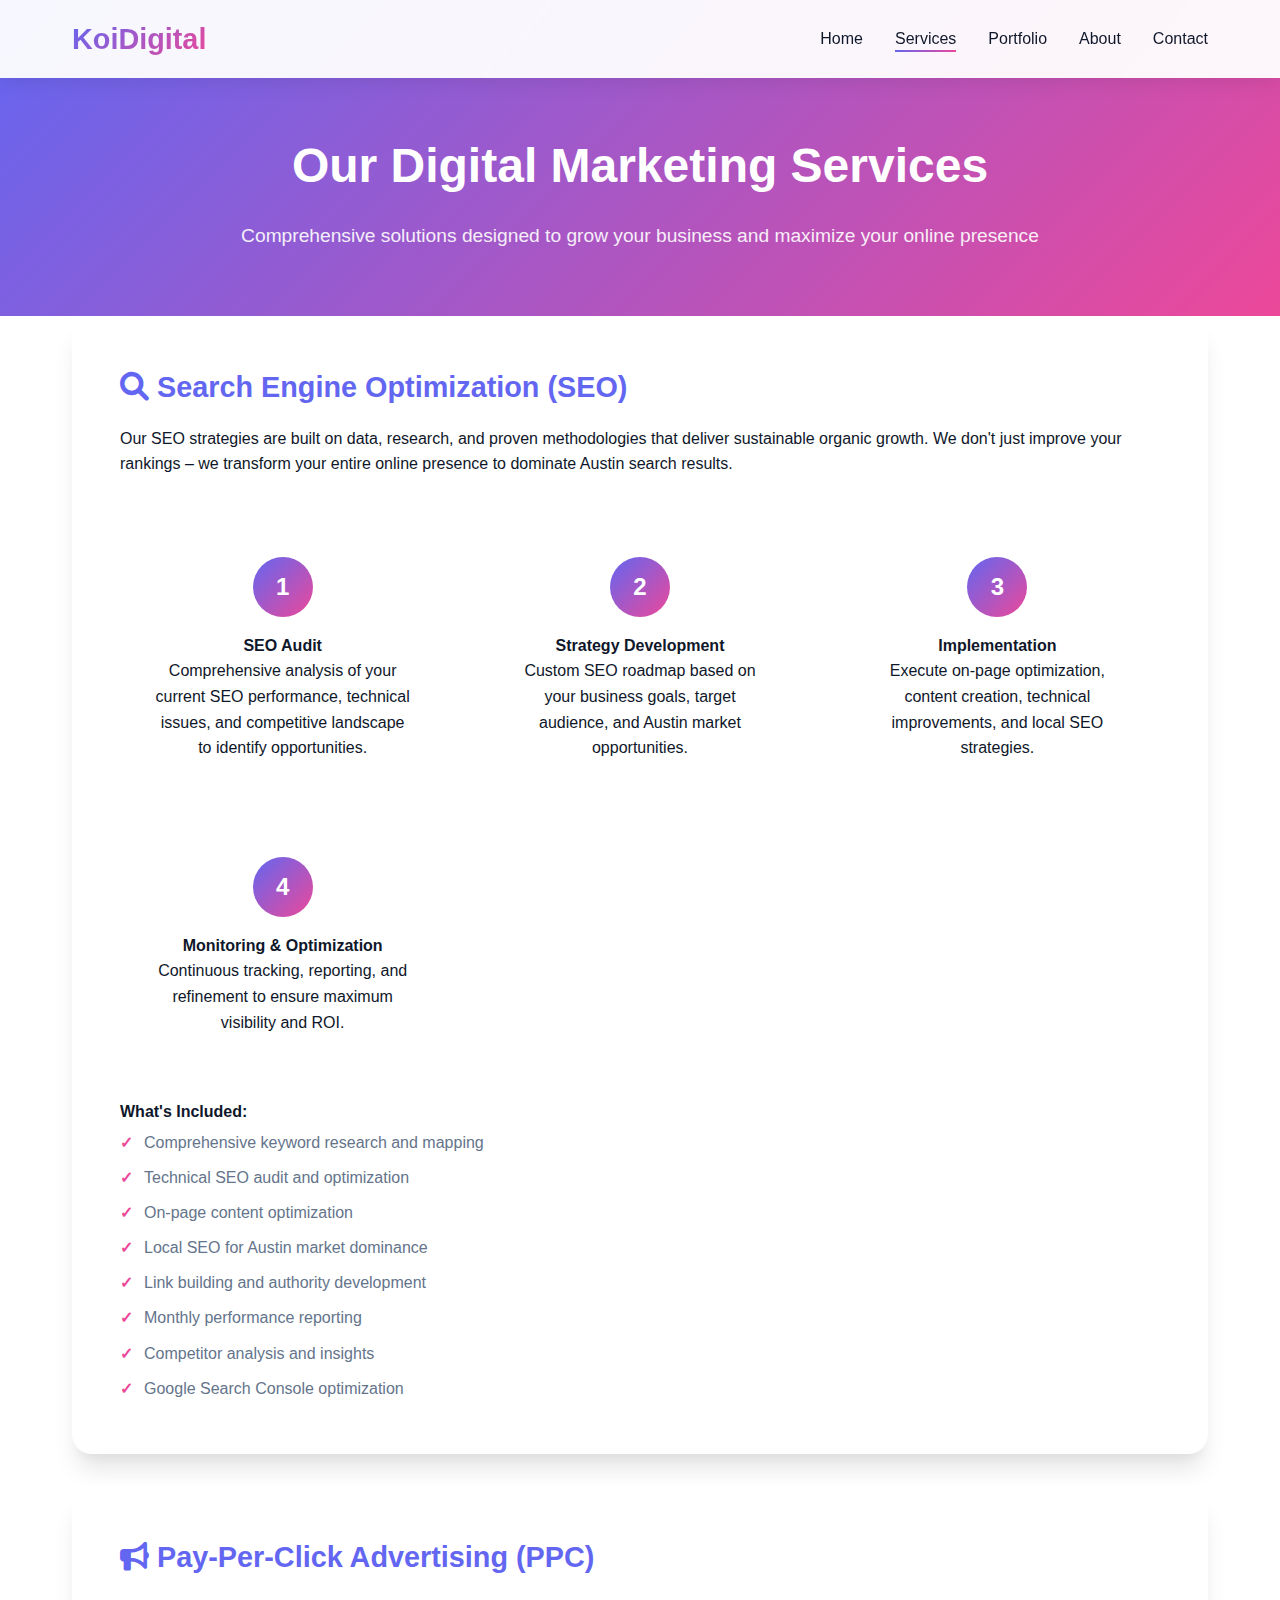
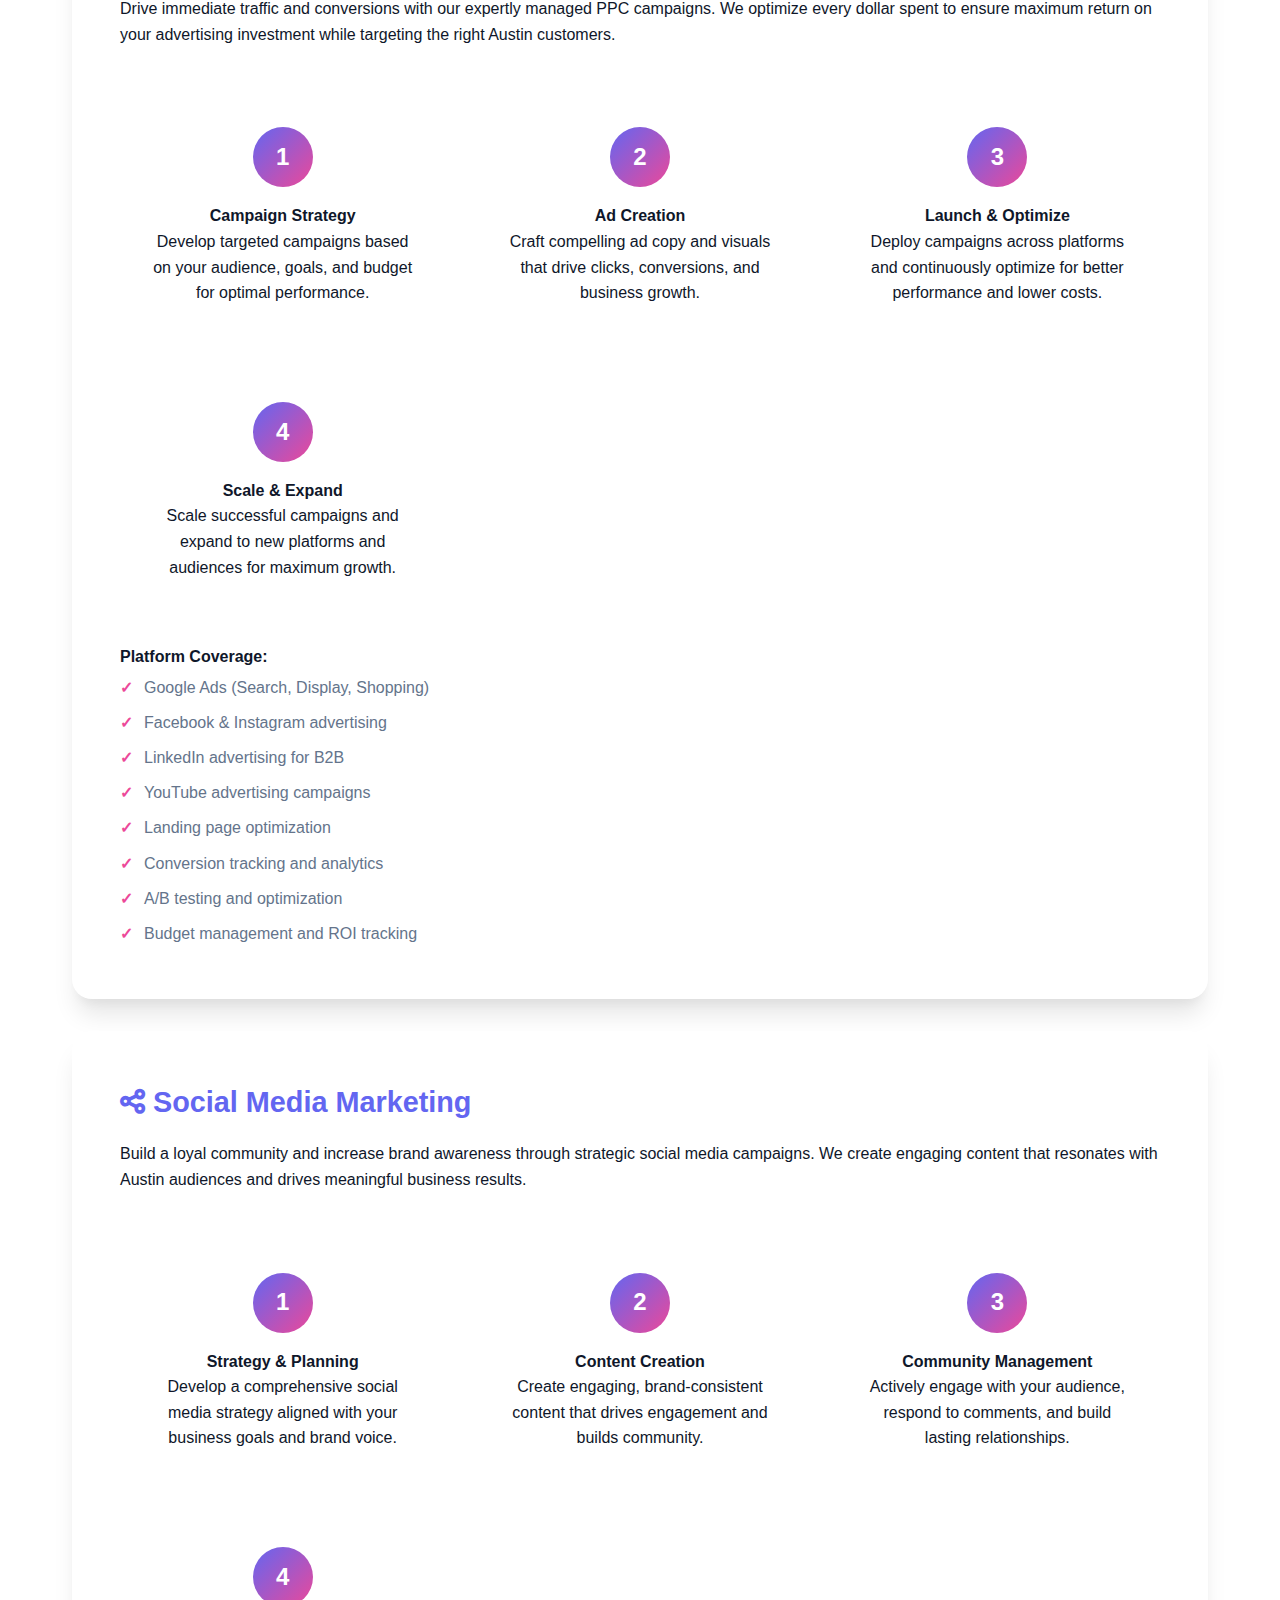
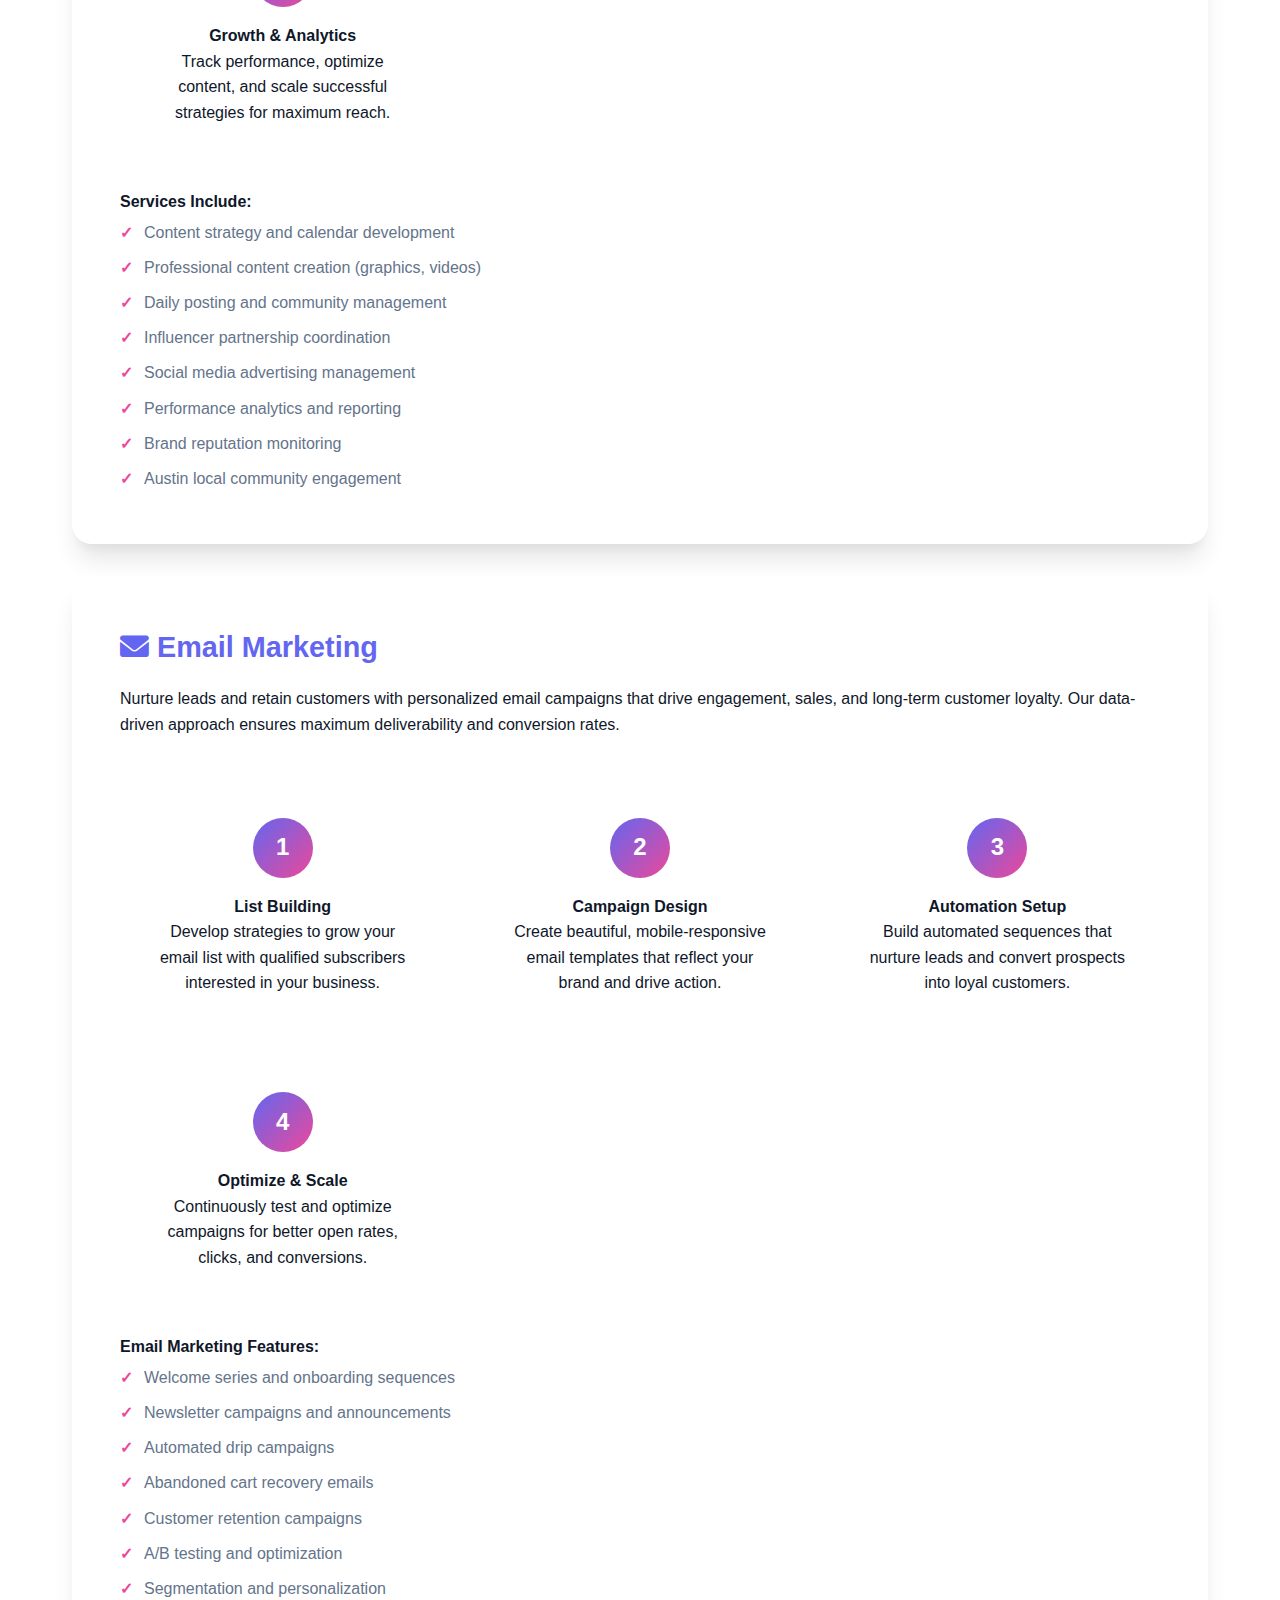
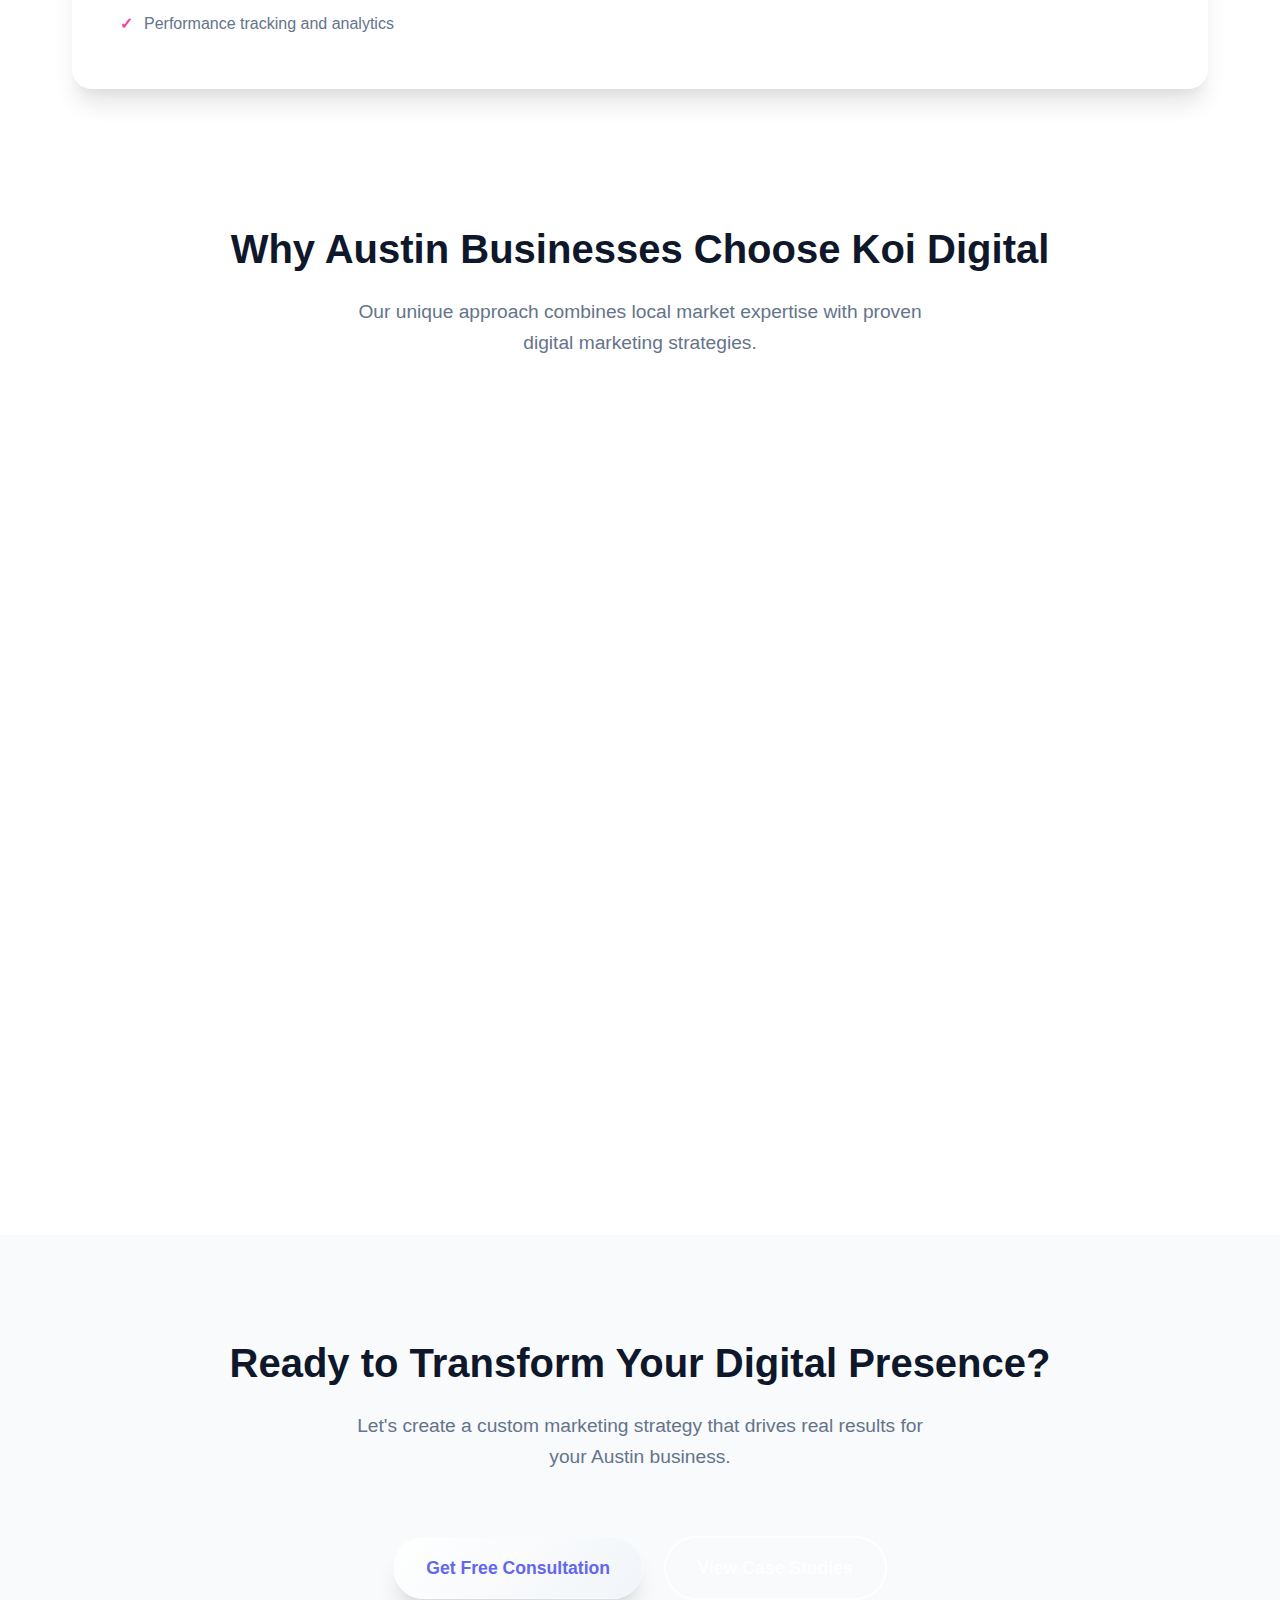
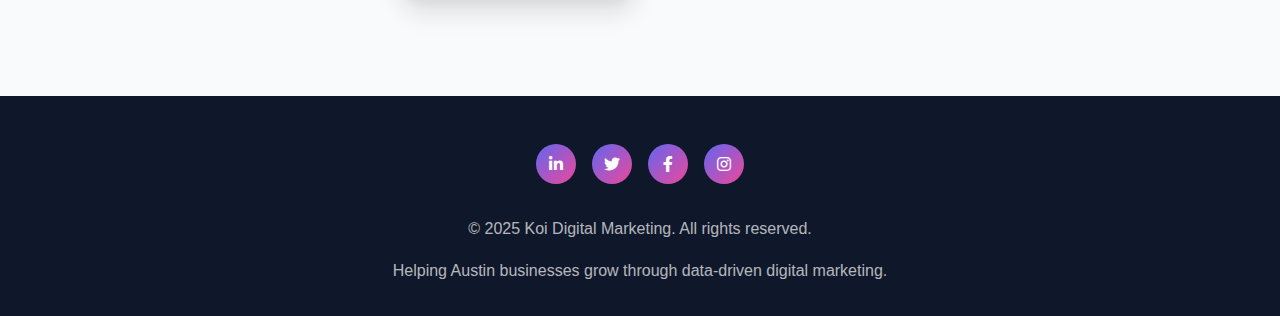
<file: services.html>
<!DOCTYPE html>
<html lang="en">
<head>
    <meta charset="UTF-8">
    <meta name="viewport" content="width=device-width, initial-scale=1.0">
    <title>Digital Marketing Services - Koi Digital Marketing | Austin, Texas</title>
    <meta name="description" content="Comprehensive digital marketing services in Austin. Expert SEO, PPC, Social Media & Email Marketing for startups and local businesses. Get results that matter.">
    <meta name="keywords" content="SEO services Austin, PPC management Austin, social media marketing Austin, email marketing Austin, digital marketing services">
    <link rel="canonical" href="https://www.koidigitalmarketing.com/services.html">
    
    <!-- Open Graph Meta Tags -->
    <meta property="og:title" content="Digital Marketing Services - Koi Digital Marketing">
    <meta property="og:description" content="Comprehensive digital marketing services in Austin. Expert SEO, PPC, Social Media & Email Marketing.">
    <meta property="og:url" content="https://www.koidigitalmarketing.com/services.html">
    <meta property="og:type" content="website">
    
    <!-- Schema.org Structured Data -->
    <script type="application/ld+json">
    {
        "@context": "https://schema.org",
        "@type": "Service",
        "name": "Digital Marketing Services",
        "provider": {
            "@type": "LocalBusiness",
            "name": "Koi Digital Marketing",
            "address": {
                "@type": "PostalAddress",
                "addressLocality": "Austin",
                "addressRegion": "TX",
                "addressCountry": "US"
            }
        },
        "serviceType": ["SEO", "PPC", "Social Media Marketing", "Email Marketing"],
        "areaServed": "Austin, Texas"
    }
    </script>
    
    <link href="https://cdnjs.cloudflare.com/ajax/libs/font-awesome/6.0.0/css/all.min.css" rel="stylesheet">
    <link rel="stylesheet" href="assets/css/style.css">
</head>
<body>
    <!-- Navigation -->
    <nav id="navbar">
        <div class="nav-container">
            <a href="index.html" class="logo">KoiDigital</a>
            <ul class="nav-links">
                <li><a href="index.html">Home</a></li>
                <li><a href="services.html" class="active">Services</a></li>
                <li><a href="portfolio.html">Portfolio</a></li>
                <li><a href="about.html">About</a></li>
                <li><a href="contact.html">Contact</a></li>
            </ul>
            <div class="nav-toggle">
                <span></span>
                <span></span>
                <span></span>
            </div>
        </div>
    </nav>

    <!-- Page Hero -->
    <section class="page-hero">
        <div class="container">
            <h1>Our Digital Marketing Services</h1>
            <p>Comprehensive solutions designed to grow your business and maximize your online presence</p>
        </div>
    </section>
    
    <!-- Services Detail -->
    <section class="services-detail">
        <div class="container">
            <!-- SEO Service -->
            <div class="service-detail-card">
                <h3><i class="fas fa-search"></i> Search Engine Optimization (SEO)</h3>
                <p>Our SEO strategies are built on data, research, and proven methodologies that deliver sustainable organic growth. We don't just improve your rankings – we transform your entire online presence to dominate Austin search results.</p>
                
                <div class="process-steps">
                    <div class="process-step">
                        <div class="step-number">1</div>
                        <h4>SEO Audit</h4>
                        <p>Comprehensive analysis of your current SEO performance, technical issues, and competitive landscape to identify opportunities.</p>
                    </div>
                    <div class="process-step">
                        <div class="step-number">2</div>
                        <h4>Strategy Development</h4>
                        <p>Custom SEO roadmap based on your business goals, target audience, and Austin market opportunities.</p>
                    </div>
                    <div class="process-step">
                        <div class="step-number">3</div>
                        <h4>Implementation</h4>
                        <p>Execute on-page optimization, content creation, technical improvements, and local SEO strategies.</p>
                    </div>
                    <div class="process-step">
                        <div class="step-number">4</div>
                        <h4>Monitoring & Optimization</h4>
                        <p>Continuous tracking, reporting, and refinement to ensure maximum visibility and ROI.</p>
                    </div>
                </div>
                
                <div style="margin-top: 2rem;">
                    <h4>What's Included:</h4>
                    <ul class="service-features">
                        <li>Comprehensive keyword research and mapping</li>
                        <li>Technical SEO audit and optimization</li>
                        <li>On-page content optimization</li>
                        <li>Local SEO for Austin market dominance</li>
                        <li>Link building and authority development</li>
                        <li>Monthly performance reporting</li>
                        <li>Competitor analysis and insights</li>
                        <li>Google Search Console optimization</li>
                    </ul>
                </div>
            </div>

            <!-- PPC Service -->
            <div class="service-detail-card">
                <h3><i class="fas fa-bullhorn"></i> Pay-Per-Click Advertising (PPC)</h3>
                <p>Drive immediate traffic and conversions with our expertly managed PPC campaigns. We optimize every dollar spent to ensure maximum return on your advertising investment while targeting the right Austin customers.</p>
                
                <div class="process-steps">
                    <div class="process-step">
                        <div class="step-number">1</div>
                        <h4>Campaign Strategy</h4>
                        <p>Develop targeted campaigns based on your audience, goals, and budget for optimal performance.</p>
                    </div>
                    <div class="process-step">
                        <div class="step-number">2</div>
                        <h4>Ad Creation</h4>
                        <p>Craft compelling ad copy and visuals that drive clicks, conversions, and business growth.</p>
                    </div>
                    <div class="process-step">
                        <div class="step-number">3</div>
                        <h4>Launch & Optimize</h4>
                        <p>Deploy campaigns across platforms and continuously optimize for better performance and lower costs.</p>
                    </div>
                    <div class="process-step">
                        <div class="step-number">4</div>
                        <h4>Scale & Expand</h4>
                        <p>Scale successful campaigns and expand to new platforms and audiences for maximum growth.</p>
                    </div>
                </div>
                
                <div style="margin-top: 2rem;">
                    <h4>Platform Coverage:</h4>
                    <ul class="service-features">
                        <li>Google Ads (Search, Display, Shopping)</li>
                        <li>Facebook & Instagram advertising</li>
                        <li>LinkedIn advertising for B2B</li>
                        <li>YouTube advertising campaigns</li>
                        <li>Landing page optimization</li>
                        <li>Conversion tracking and analytics</li>
                        <li>A/B testing and optimization</li>
                        <li>Budget management and ROI tracking</li>
                    </ul>
                </div>
            </div>

            <!-- Social Media Service -->
            <div class="service-detail-card">
                <h3><i class="fas fa-share-alt"></i> Social Media Marketing</h3>
                <p>Build a loyal community and increase brand awareness through strategic social media campaigns. We create engaging content that resonates with Austin audiences and drives meaningful business results.</p>
                
                <div class="process-steps">
                    <div class="process-step">
                        <div class="step-number">1</div>
                        <h4>Strategy & Planning</h4>
                        <p>Develop a comprehensive social media strategy aligned with your business goals and brand voice.</p>
                    </div>
                    <div class="process-step">
                        <div class="step-number">2</div>
                        <h4>Content Creation</h4>
                        <p>Create engaging, brand-consistent content that drives engagement and builds community.</p>
                    </div>
                    <div class="process-step">
                        <div class="step-number">3</div>
                        <h4>Community Management</h4>
                        <p>Actively engage with your audience, respond to comments, and build lasting relationships.</p>
                    </div>
                    <div class="process-step">
                        <div class="step-number">4</div>
                        <h4>Growth & Analytics</h4>
                        <p>Track performance, optimize content, and scale successful strategies for maximum reach.</p>
                    </div>
                </div>
                
                <div style="margin-top: 2rem;">
                    <h4>Services Include:</h4>
                    <ul class="service-features">
                        <li>Content strategy and calendar development</li>
                        <li>Professional content creation (graphics, videos)</li>
                        <li>Daily posting and community management</li>
                        <li>Influencer partnership coordination</li>
                        <li>Social media advertising management</li>
                        <li>Performance analytics and reporting</li>
                        <li>Brand reputation monitoring</li>
                        <li>Austin local community engagement</li>
                    </ul>
                </div>
            </div>

            <!-- Email Marketing Service -->
            <div class="service-detail-card">
                <h3><i class="fas fa-envelope"></i> Email Marketing</h3>
                <p>Nurture leads and retain customers with personalized email campaigns that drive engagement, sales, and long-term customer loyalty. Our data-driven approach ensures maximum deliverability and conversion rates.</p>
                
                <div class="process-steps">
                    <div class="process-step">
                        <div class="step-number">1</div>
                        <h4>List Building</h4>
                        <p>Develop strategies to grow your email list with qualified subscribers interested in your business.</p>
                    </div>
                    <div class="process-step">
                        <div class="step-number">2</div>
                        <h4>Campaign Design</h4>
                        <p>Create beautiful, mobile-responsive email templates that reflect your brand and drive action.</p>
                    </div>
                    <div class="process-step">
                        <div class="step-number">3</div>
                        <h4>Automation Setup</h4>
                        <p>Build automated sequences that nurture leads and convert prospects into loyal customers.</p>
                    </div>
                    <div class="process-step">
                        <div class="step-number">4</div>
                        <h4>Optimize & Scale</h4>
                        <p>Continuously test and optimize campaigns for better open rates, clicks, and conversions.</p>
                    </div>
                </div>
                
                <div style="margin-top: 2rem;">
                    <h4>Email Marketing Features:</h4>
                    <ul class="service-features">
                        <li>Welcome series and onboarding sequences</li>
                        <li>Newsletter campaigns and announcements</li>
                        <li>Automated drip campaigns</li>
                        <li>Abandoned cart recovery emails</li>
                        <li>Customer retention campaigns</li>
                        <li>A/B testing and optimization</li>
                        <li>Segmentation and personalization</li>
                        <li>Performance tracking and analytics</li>
                    </ul>
                </div>
            </div>
        </div>
    </section>

    <!-- Why Choose Us -->
    <section class="services" style="background: var(--white);">
        <div class="container">
            <div class="section-header">
                <h2>Why Austin Businesses Choose Koi Digital</h2>
                <p>Our unique approach combines local market expertise with proven digital marketing strategies.</p>
            </div>
            <div class="services-grid">
                <div class="service-card">
                    <div class="service-icon">
                        <i class="fas fa-chart-line"></i>
                    </div>
                    <h3>Data-Driven Results</h3>
                    <p>Every strategy is backed by comprehensive analytics and performance tracking to ensure measurable ROI.</p>
                </div>
                <div class="service-card">
                    <div class="service-icon">
                        <i class="fas fa-map-marker-alt"></i>
                    </div>
                    <h3>Austin Market Expertise</h3>
                    <p>Deep understanding of the local Austin business landscape, consumer behavior, and competitive environment.</p>
                </div>
                <div class="service-card">
                    <div class="service-icon">
                        <i class="fas fa-users"></i>
                    </div>
                    <h3>Dedicated Team</h3>
                    <p>Experienced digital marketing professionals committed to your success with regular communication and updates.</p>
                </div>
                <div class="service-card">
                    <div class="service-icon">
                        <i class="fas fa-rocket"></i>
                    </div>
                    <h3>Scalable Solutions</h3>
                    <p>Flexible marketing strategies that grow with your business, from startup to enterprise level.</p>
                </div>
            </div>
        </div>
    </section>

    <!-- Pricing CTA -->
    <section class="contact">
        <div class="container">
            <div class="section-header">
                <h2>Ready to Transform Your Digital Presence?</h2>
                <p>Let's create a custom marketing strategy that drives real results for your Austin business.</p>
            </div>
            <div style="text-align: center; margin-top: 3rem;">
                <a href="contact.html" class="btn btn-primary" style="margin-right: 1rem;">Get Free Consultation</a>
                <a href="portfolio.html" class="btn btn-secondary">View Case Studies</a>
            </div>
        </div>
    </section>

    <!-- Footer -->
    <footer>
        <div class="footer-content">
            <div class="social-links">
                <a href="#" aria-label="LinkedIn"><i class="fab fa-linkedin-in"></i></a>
                <a href="#" aria-label="Twitter"><i class="fab fa-twitter"></i></a>
                <a href="#" aria-label="Facebook"><i class="fab fa-facebook-f"></i></a>
                <a href="#" aria-label="Instagram"><i class="fab fa-instagram"></i></a>
            </div>
            <p>&copy; 2025 Koi Digital Marketing. All rights reserved.</p>
            <p>Helping Austin businesses grow through data-driven digital marketing.</p>
        </div>
    </footer>

    <script src="assets/js/main.js"></script>
</body>
</html>
</file>
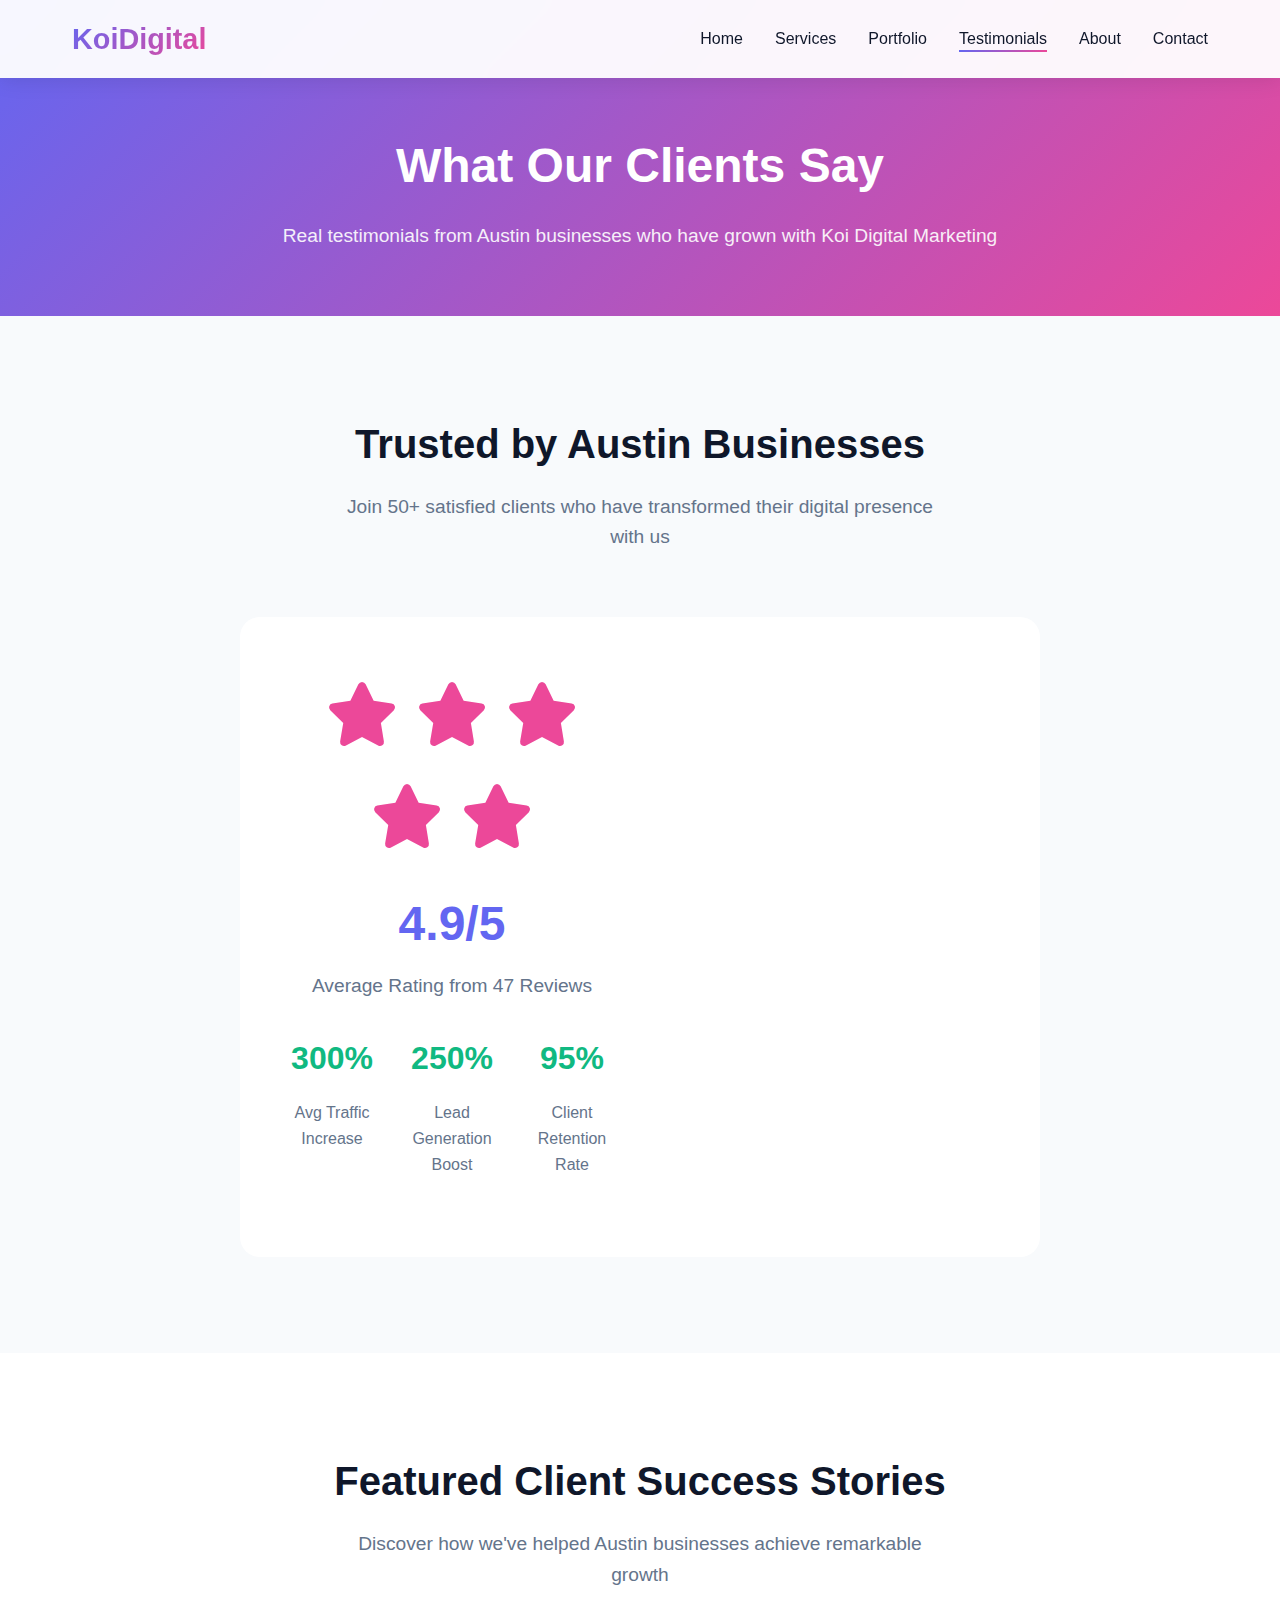
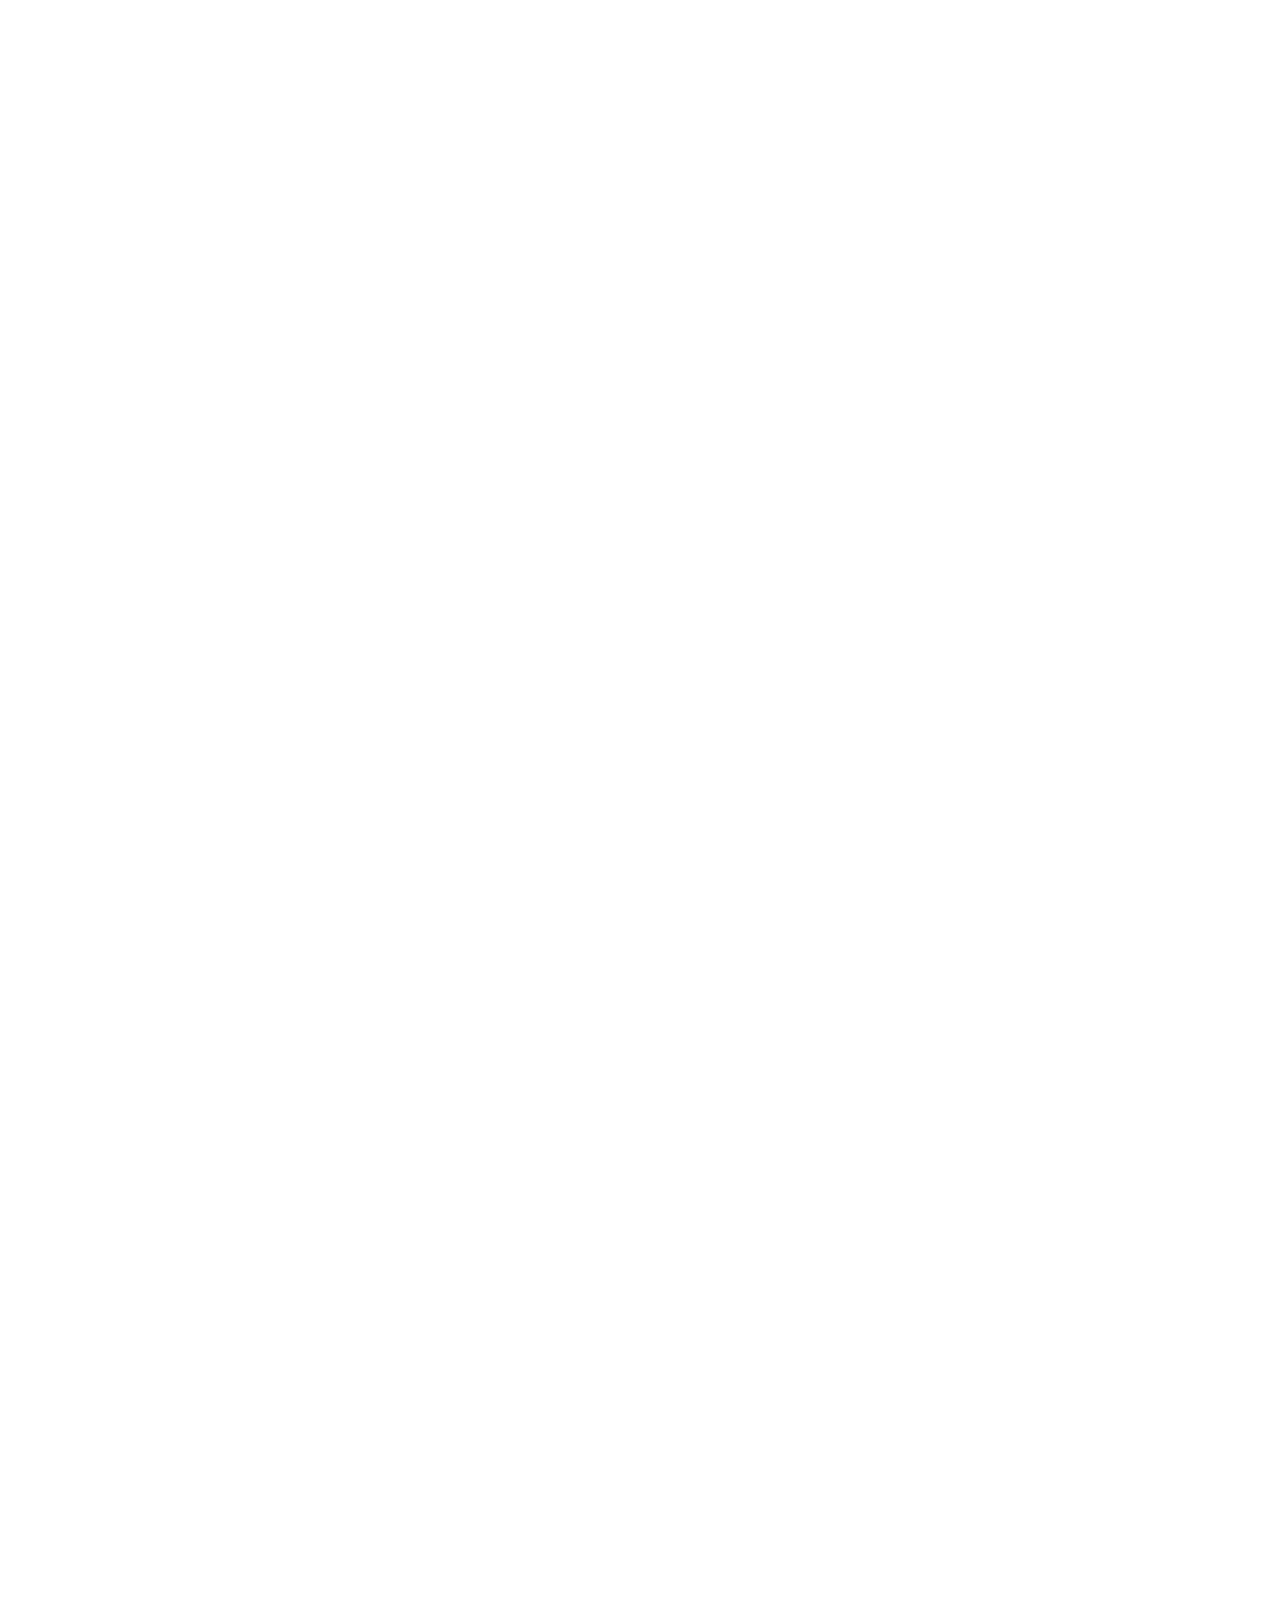
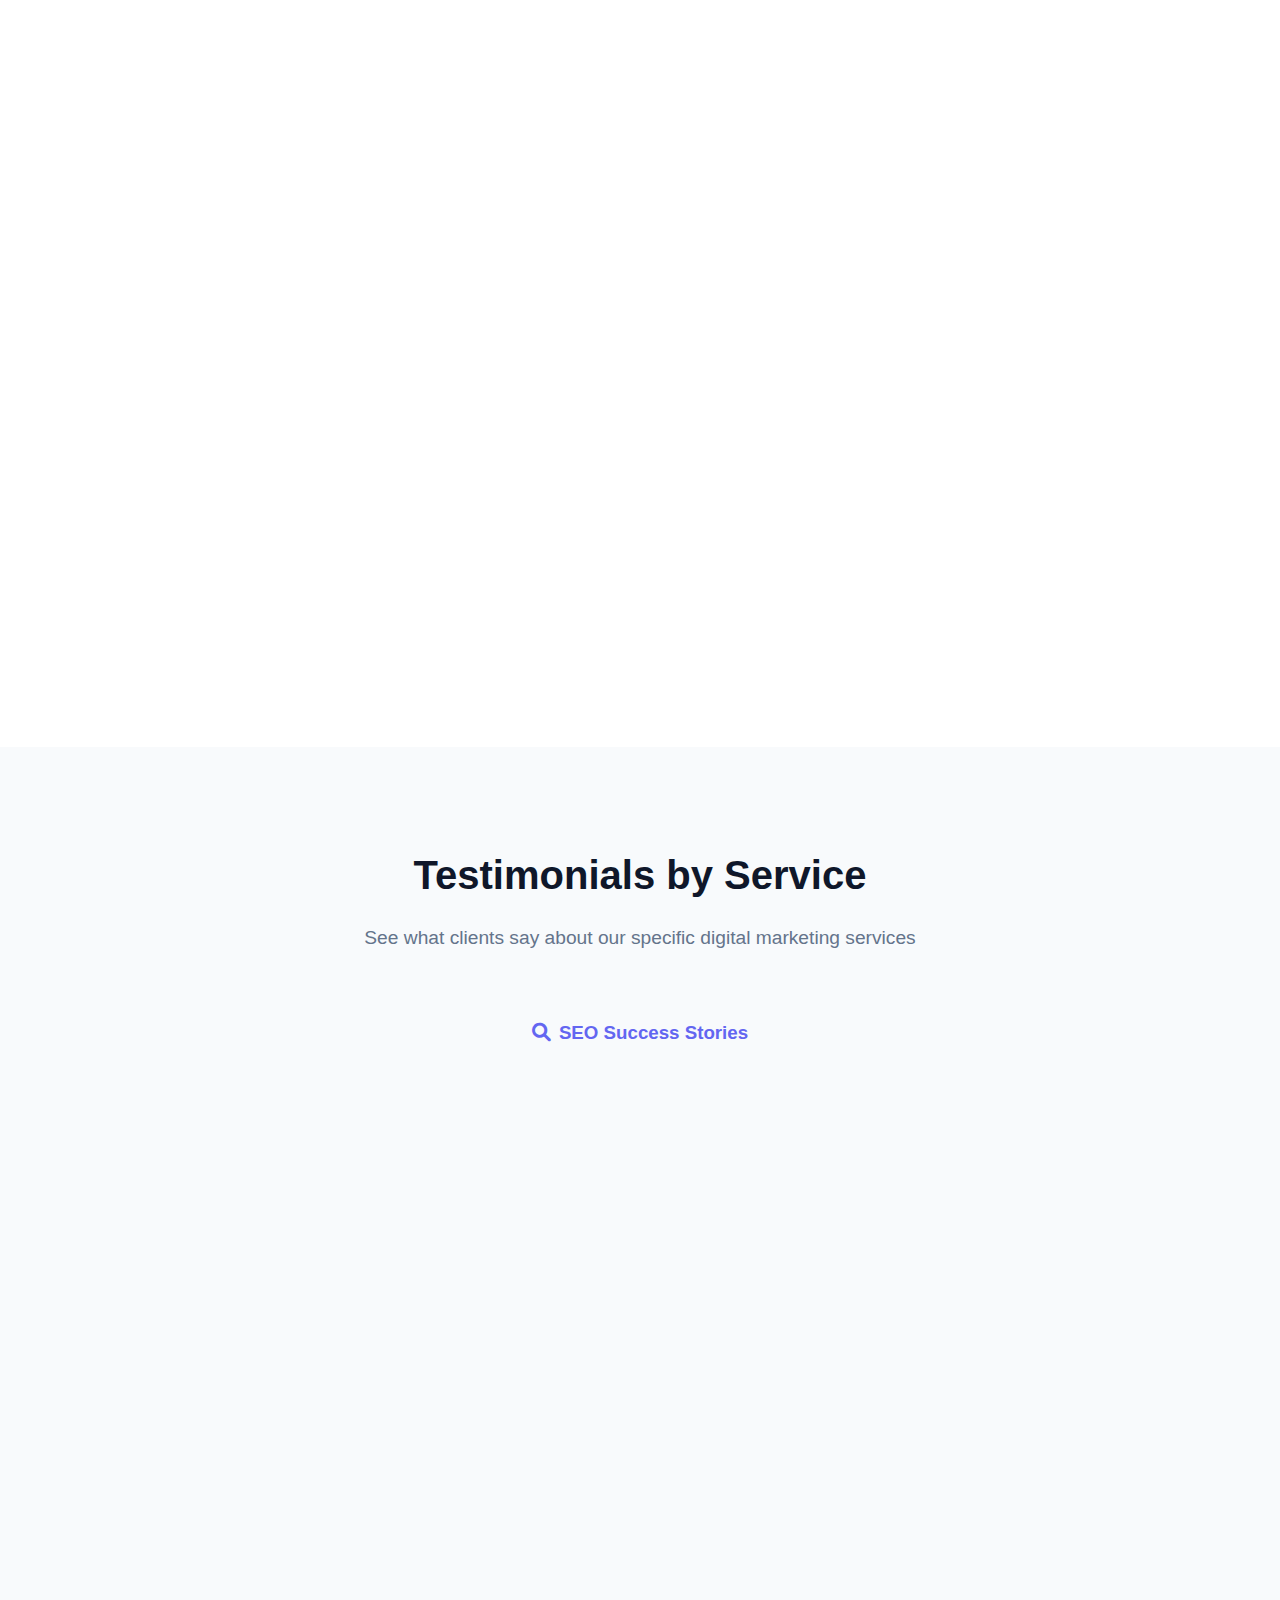
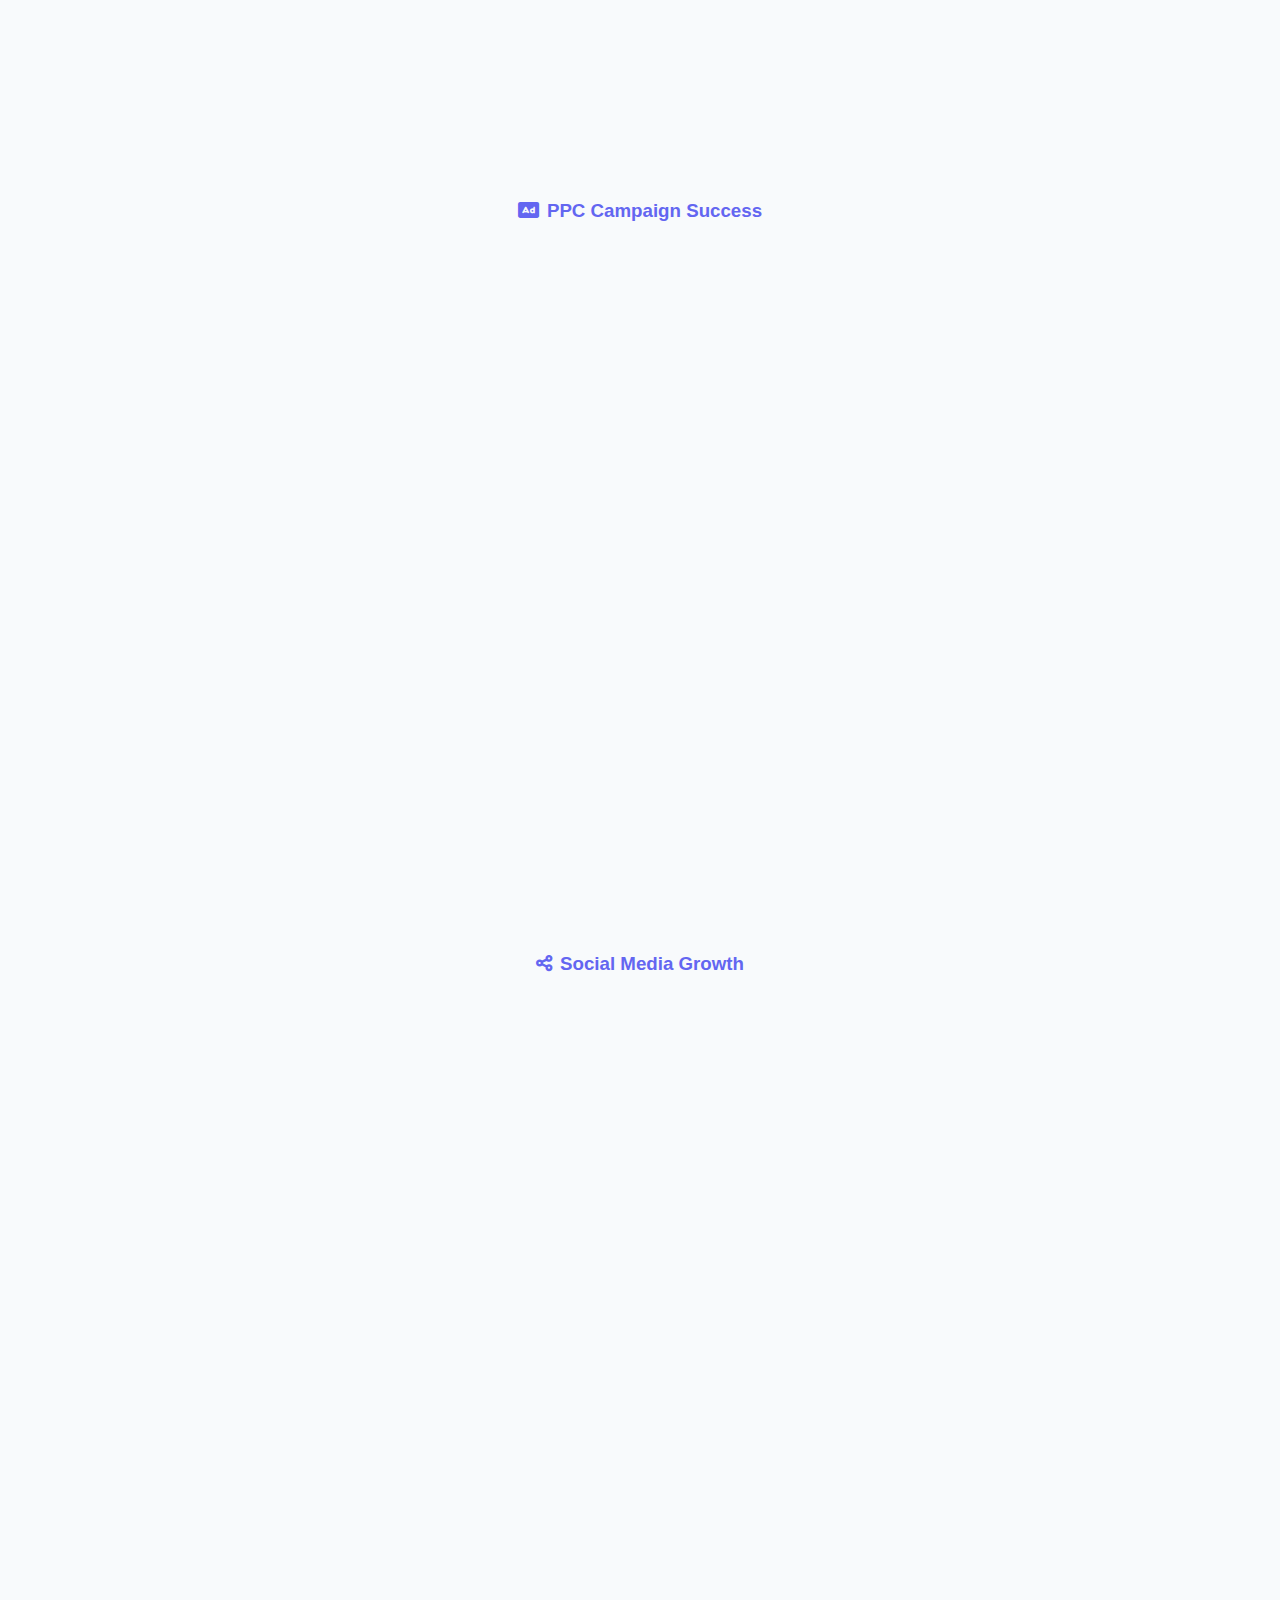
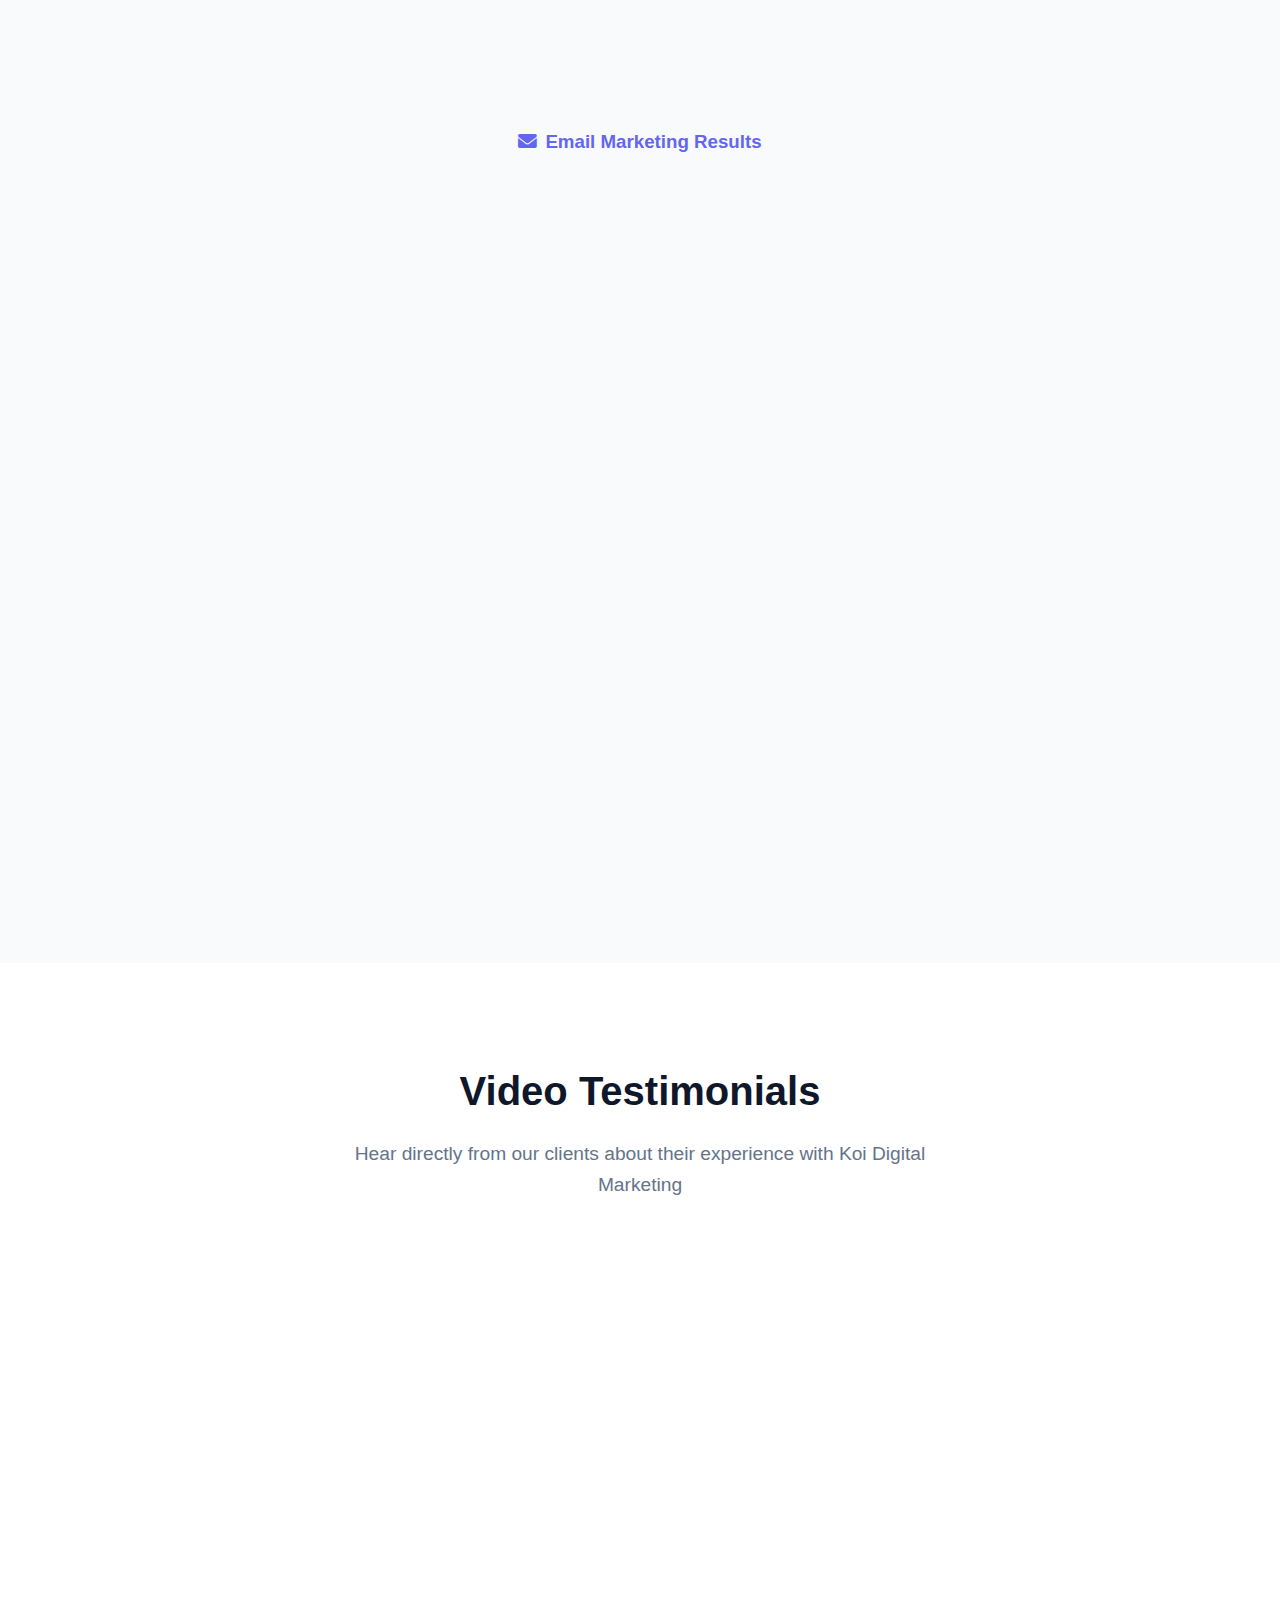
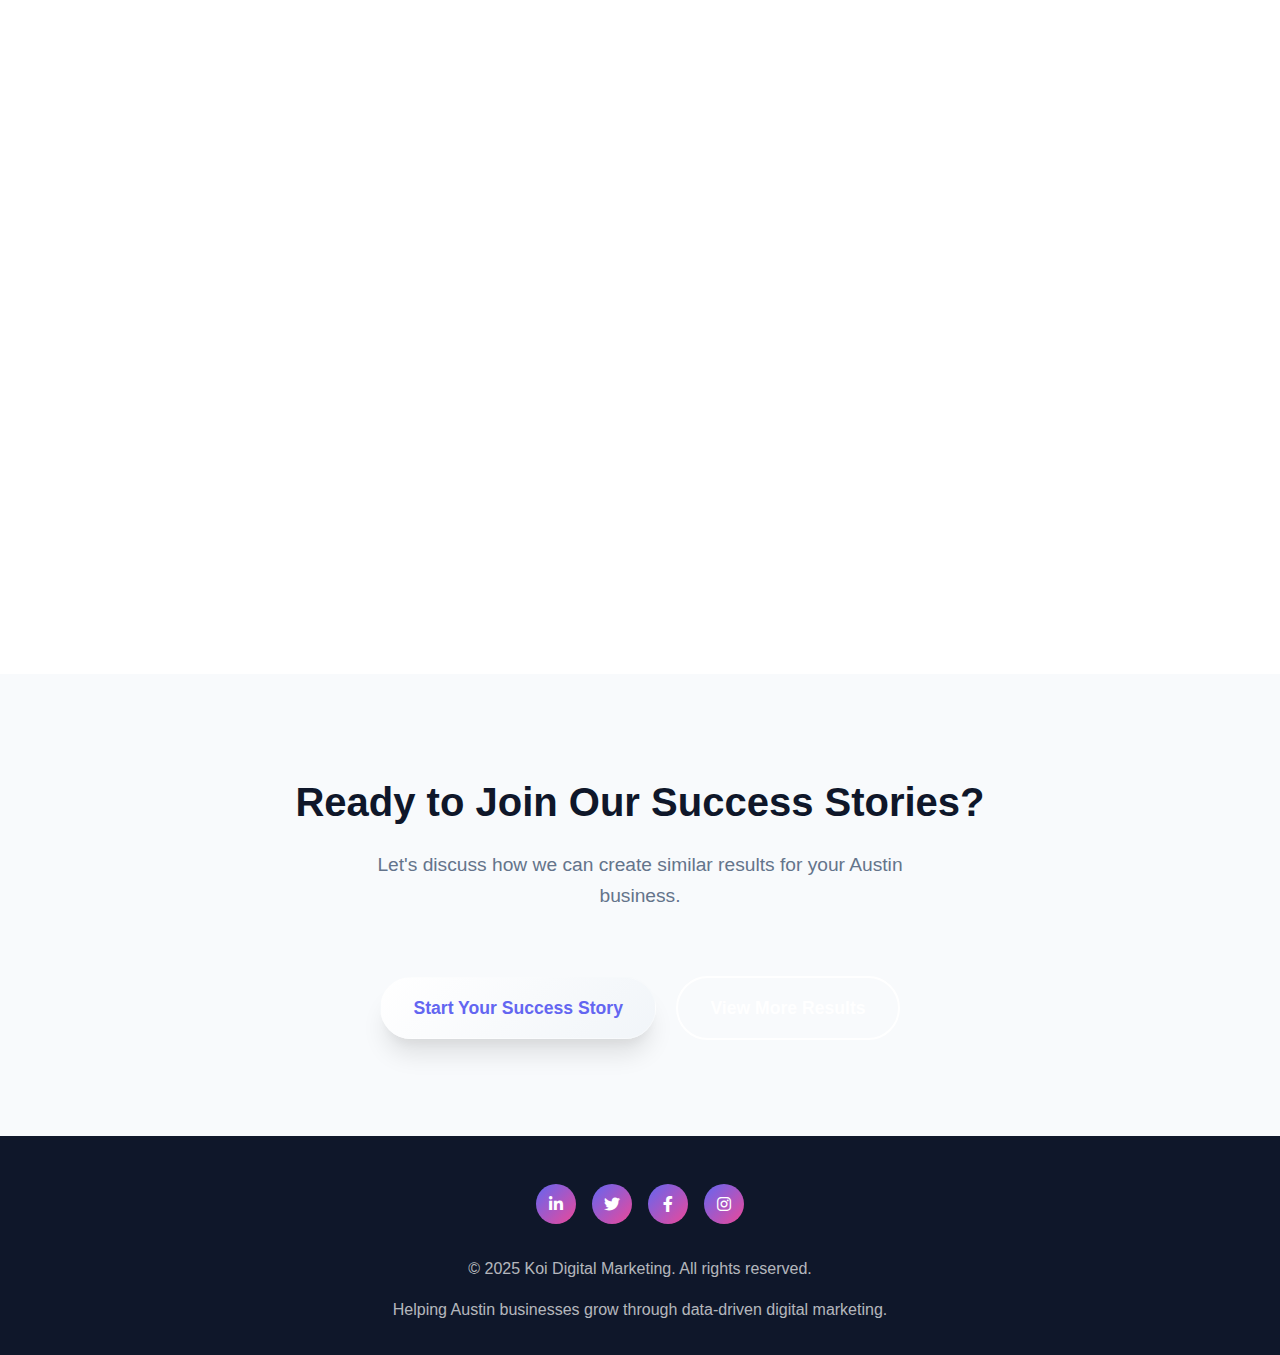
<file: testimonials.html>
<!DOCTYPE html>
<html lang="en">
<head>
    <meta charset="UTF-8">
    <meta name="viewport" content="width=device-width, initial-scale=1.0">
    <title>Client Testimonials - Koi Digital Marketing Austin</title>
    <meta name="description" content="Read real client testimonials and reviews from Austin businesses who have grown with Koi Digital Marketing. See our proven results and success stories.">
    <meta name="keywords" content="Austin digital marketing testimonials, client reviews, digital marketing success stories, Austin marketing agency reviews">
    <link rel="canonical" href="https://www.koidigitalmarketing.com/testimonials.html">
    
    <!-- Open Graph Meta Tags -->
    <meta property="og:title" content="Client Testimonials - Koi Digital Marketing Austin">
    <meta property="og:description" content="Read real client testimonials and reviews from Austin businesses who have grown with Koi Digital Marketing.">
    <meta property="og:url" content="https://www.koidigitalmarketing.com/testimonials.html">
    <meta property="og:type" content="website">
    
    <!-- Twitter Card Meta Tags -->
    <meta name="twitter:card" content="summary_large_image">
    <meta name="twitter:title" content="Client Testimonials - Koi Digital Marketing Austin">
    <meta name="twitter:description" content="Real client testimonials and success stories from Austin businesses.">
    
    <!-- Schema.org Structured Data -->
    <script type="application/ld+json">
    {
        "@context": "https://schema.org",
        "@type": "LocalBusiness",
        "name": "Koi Digital Marketing",
        "description": "Digital marketing agency specializing in SEO, PPC, social media, and email marketing for Austin businesses",
        "url": "https://www.koidigitalmarketing.com",
        "address": {
            "@type": "PostalAddress",
            "addressLocality": "Austin",
            "addressRegion": "TX",
            "addressCountry": "US"
        },
        "aggregateRating": {
            "@type": "AggregateRating",
            "ratingValue": "4.9",
            "reviewCount": "47"
        }
    }
    </script>
    
    <link href="https://cdnjs.cloudflare.com/ajax/libs/font-awesome/6.0.0/css/all.min.css" rel="stylesheet">
    <link rel="stylesheet" href="assets/css/style.css">
</head>
<body>
    <!-- Navigation -->
    <nav id="navbar">
        <div class="nav-container">
            <a href="index.html" class="logo">KoiDigital</a>
            <ul class="nav-links">
                <li><a href="index.html">Home</a></li>
                <li><a href="services.html">Services</a></li>
                <li><a href="portfolio.html">Portfolio</a></li>
                <li><a href="testimonials.html" class="active">Testimonials</a></li>
                <li><a href="about.html">About</a></li>
                <li><a href="contact.html">Contact</a></li>
            </ul>
            <div class="nav-toggle">
                <span></span>
                <span></span>
                <span></span>
            </div>
        </div>
    </nav>

    <!-- Page Hero -->
    <section class="page-hero">
        <div class="container">
            <h1>What Our Clients Say</h1>
            <p>Real testimonials from Austin businesses who have grown with Koi Digital Marketing</p>
        </div>
    </section>

    <!-- Overall Rating Section -->
    <section class="portfolio" style="background: var(--light-gray);">
        <div class="container">
            <div class="section-header">
                <h2>Trusted by Austin Businesses</h2>
                <p>Join 50+ satisfied clients who have transformed their digital presence with us</p>
            </div>
            <div class="portfolio-grid" style="max-width: 800px; margin: 0 auto;">
                <div class="case-study" style="background: var(--white); text-align: center; padding: 3rem;">
                    <div class="case-study-content">
                        <div style="font-size: 4rem; color: var(--accent-color); margin-bottom: 1rem;">
                            <i class="fas fa-star"></i>
                            <i class="fas fa-star"></i>
                            <i class="fas fa-star"></i>
                            <i class="fas fa-star"></i>
                            <i class="fas fa-star"></i>
                        </div>
                        <h2 style="font-size: 3rem; color: var(--primary-color); margin-bottom: 0.5rem;">4.9/5</h2>
                        <p style="font-size: 1.2rem; color: var(--medium-gray); margin-bottom: 2rem;">Average Rating from 47 Reviews</p>
                        <div style="display: grid; grid-template-columns: repeat(3, 1fr); gap: 2rem; margin-top: 2rem;">
                            <div>
                                <h3 style="color: var(--success-color); font-size: 2rem;">300%</h3>
                                <p>Avg Traffic Increase</p>
                            </div>
                            <div>
                                <h3 style="color: var(--success-color); font-size: 2rem;">250%</h3>
                                <p>Lead Generation Boost</p>
                            </div>
                            <div>
                                <h3 style="color: var(--success-color); font-size: 2rem;">95%</h3>
                                <p>Client Retention Rate</p>
                            </div>
                        </div>
                    </div>
                </div>
            </div>
        </div>
    </section>

    <!-- Featured Testimonials -->
    <section class="portfolio">
        <div class="container">
            <div class="section-header">
                <h2>Featured Client Success Stories</h2>
                <p>Discover how we've helped Austin businesses achieve remarkable growth</p>
            </div>
            <div class="portfolio-grid">
                <!-- TechFlow Solutions -->
                <div class="case-study">
                    <div class="case-study-content">
                        <div style="display: flex; align-items: center; gap: 1rem; margin-bottom: 1.5rem;">
                            <div style="width: 80px; height: 80px; background: var(--gradient); border-radius: 50%; display: flex; align-items: center; justify-content: center; color: white; font-weight: bold; font-size: 1.5rem;">SJ</div>
                            <div>
                                <h3 style="margin-bottom: 0.5rem;">Sarah Johnson</h3>
                                <p style="color: var(--medium-gray); margin-bottom: 0.5rem;">Founder & CEO, TechFlow Solutions</p>
                                <div style="color: var(--accent-color);">
                                    <i class="fas fa-star"></i>
                                    <i class="fas fa-star"></i>
                                    <i class="fas fa-star"></i>
                                    <i class="fas fa-star"></i>
                                    <i class="fas fa-star"></i>
                                </div>
                            </div>
                        </div>
                        <blockquote style="font-style: italic; font-size: 1.2rem; margin-bottom: 2rem; line-height: 1.8;">
                            "Koi Digital Marketing completely transformed our B2B SaaS company. Within 6 months, we went from struggling to find qualified leads to having more business than we could handle. Their understanding of the Austin tech market is unmatched. We've seen a 300% increase in organic traffic and generated $2.1M in new pipeline opportunities."
                        </blockquote>
                        <div style="background: var(--light-gray); padding: 1.5rem; border-radius: 10px; margin-top: 2rem;">
                            <h4 style="color: var(--primary-color); margin-bottom: 1rem;">Results Achieved:</h4>
                            <ul style="list-style: none; padding: 0;">
                                <li style="margin-bottom: 0.5rem;"><i class="fas fa-check" style="color: var(--success-color); margin-right: 0.5rem;"></i>300% increase in organic traffic</li>
                                <li style="margin-bottom: 0.5rem;"><i class="fas fa-check" style="color: var(--success-color); margin-right: 0.5rem;"></i>$2.1M in new pipeline opportunities</li>
                                <li style="margin-bottom: 0.5rem;"><i class="fas fa-check" style="color: var(--success-color); margin-right: 0.5rem;"></i>45% improvement in lead quality</li>
                                <li><i class="fas fa-check" style="color: var(--success-color); margin-right: 0.5rem;"></i>Top 3 rankings for target keywords</li>
                            </ul>
                        </div>
                    </div>
                    <div class="case-study-visual">
                        <div style="text-align: center; color: var(--primary-color);">
                            <i class="fas fa-rocket" style="font-size: 4rem;"></i>
                        </div>
                    </div>
                </div>

                <!-- Austin Artisan Co. -->
                <div class="case-study">
                    <div class="case-study-visual">
                        <div style="text-align: center; color: var(--accent-color);">
                            <i class="fas fa-store" style="font-size: 4rem;"></i>
                        </div>
                    </div>
                    <div class="case-study-content">
                        <div style="display: flex; align-items: center; gap: 1rem; margin-bottom: 1.5rem;">
                            <div style="width: 80px; height: 80px; background: var(--gradient); border-radius: 50%; display: flex; align-items: center; justify-content: center; color: white; font-weight: bold; font-size: 1.5rem;">MR</div>
                            <div>
                                <h3 style="margin-bottom: 0.5rem;">Mike Rodriguez</h3>
                                <p style="color: var(--medium-gray); margin-bottom: 0.5rem;">Owner, Austin Artisan Co.</p>
                                <div style="color: var(--accent-color);">
                                    <i class="fas fa-star"></i>
                                    <i class="fas fa-star"></i>
                                    <i class="fas fa-star"></i>
                                    <i class="fas fa-star"></i>
                                    <i class="fas fa-star"></i>
                                </div>
                            </div>
                        </div>
                        <blockquote style="font-style: italic; font-size: 1.2rem; margin-bottom: 2rem; line-height: 1.8;">
                            "The team at Koi Digital doesn't just execute campaigns – they become true partners in your business growth. Their local expertise helped us connect with the Austin community in ways we never thought possible. Our online sales have grown 180% and we've built a loyal customer base that truly values our artisan approach."
                        </blockquote>
                        <div style="background: var(--light-gray); padding: 1.5rem; border-radius: 10px; margin-top: 2rem;">
                            <h4 style="color: var(--primary-color); margin-bottom: 1rem;">Results Achieved:</h4>
                            <ul style="list-style: none; padding: 0;">
                                <li style="margin-bottom: 0.5rem;"><i class="fas fa-check" style="color: var(--success-color); margin-right: 0.5rem;"></i>180% increase in online sales</li>
                                <li style="margin-bottom: 0.5rem;"><i class="fas fa-check" style="color: var(--success-color); margin-right: 0.5rem;"></i>3x increase in social media engagement</li>
                                <li style="margin-bottom: 0.5rem;"><i class="fas fa-check" style="color: var(--success-color); margin-right: 0.5rem;"></i>250% growth in email subscribers</li>
                                <li><i class="fas fa-check" style="color: var(--success-color); margin-right: 0.5rem;"></i>Established strong local brand presence</li>
                            </ul>
                        </div>
                    </div>
                </div>

                <!-- Smoky Joe's BBQ -->
                <div class="case-study">
                    <div class="case-study-content">
                        <div style="display: flex; align-items: center; gap: 1rem; margin-bottom: 1.5rem;">
                            <div style="width: 80px; height: 80px; background: var(--gradient); border-radius: 50%; display: flex; align-items: center; justify-content: center; color: white; font-weight: bold; font-size: 1.5rem;">JW</div>
                            <div>
                                <h3 style="margin-bottom: 0.5rem;">Joe Williams</h3>
                                <p style="color: var(--medium-gray); margin-bottom: 0.5rem;">Owner, Smoky Joe's BBQ</p>
                                <div style="color: var(--accent-color);">
                                    <i class="fas fa-star"></i>
                                    <i class="fas fa-star"></i>
                                    <i class="fas fa-star"></i>
                                    <i class="fas fa-star"></i>
                                    <i class="fas fa-star"></i>
                                </div>
                            </div>
                        </div>
                        <blockquote style="font-style: italic; font-size: 1.2rem; margin-bottom: 2rem; line-height: 1.8;">
                            "As a local restaurant, we needed someone who understood Austin's food scene. Koi Digital not only boosted our visibility but helped us build a loyal community. We're now the go-to BBQ spot in South Austin, with 400% increase in local search visibility and weekend wait times that prove our success!"
                        </blockquote>
                        <div style="background: var(--light-gray); padding: 1.5rem; border-radius: 10px; margin-top: 2rem;">
                            <h4 style="color: var(--primary-color); margin-bottom: 1rem;">Results Achieved:</h4>
                            <ul style="list-style: none; padding: 0;">
                                <li style="margin-bottom: 0.5rem;"><i class="fas fa-check" style="color: var(--success-color); margin-right: 0.5rem;"></i>400% increase in local search visibility</li>
                                <li style="margin-bottom: 0.5rem;"><i class="fas fa-check" style="color: var(--success-color); margin-right: 0.5rem;"></i>150% growth in weekend reservations</li>
                                <li style="margin-bottom: 0.5rem;"><i class="fas fa-check" style="color: var(--success-color); margin-right: 0.5rem;"></i>Top 3 for "BBQ Austin" searches</li>
                                <li><i class="fas fa-check" style="color: var(--success-color); margin-right: 0.5rem;"></i>Strong Google My Business presence</li>
                            </ul>
                        </div>
                    </div>
                    <div class="case-study-visual">
                        <div style="text-align: center; color: var(--success-color);">
                            <i class="fas fa-utensils" style="font-size: 4rem;"></i>
                        </div>
                    </div>
                </div>
            </div>
        </div>
    </section>

    <!-- Service-Specific Testimonials -->
    <section class="portfolio" style="background: var(--light-gray);">
        <div class="container">
            <div class="section-header">
                <h2>Testimonials by Service</h2>
                <p>See what clients say about our specific digital marketing services</p>
            </div>
            
            <!-- SEO Testimonials -->
            <div style="margin-bottom: 4rem;">
                <h3 style="text-align: center; margin-bottom: 2rem; color: var(--primary-color);">
                    <i class="fas fa-search" style="margin-right: 0.5rem;"></i>SEO Success Stories
                </h3>
                <div class="portfolio-grid">
                    <div class="case-study" style="background: var(--white);">
                        <div class="case-study-content">
                            <div style="display: flex; align-items: center; gap: 1rem; margin-bottom: 1rem;">
                                <div style="width: 60px; height: 60px; background: var(--gradient); border-radius: 50%; display: flex; align-items: center; justify-content: center; color: white; font-weight: bold;">AL</div>
                                <div>
                                    <h4 style="margin-bottom: 0.25rem;">Alex Lee</h4>
                                    <p style="color: var(--medium-gray); font-size: 0.9rem;">Marketing Director, Austin Tech Solutions</p>
                                </div>
                            </div>
                            <blockquote style="font-style: italic; margin-bottom: 1rem;">
                                "Koi Digital's SEO strategy was game-changing. We went from page 3 to #1 for our main keywords in just 4 months. The organic traffic increase has been incredible."
                            </blockquote>
                            <div style="color: var(--accent-color);">
                                <i class="fas fa-star"></i><i class="fas fa-star"></i><i class="fas fa-star"></i><i class="fas fa-star"></i><i class="fas fa-star"></i>
                            </div>
                        </div>
                    </div>
                    
                    <div class="case-study" style="background: var(--white);">
                        <div class="case-study-content">
                            <div style="display: flex; align-items: center; gap: 1rem; margin-bottom: 1rem;">
                                <div style="width: 60px; height: 60px; background: var(--gradient); border-radius: 50%; display: flex; align-items: center; justify-content: center; color: white; font-weight: bold;">KM</div>
                                <div>
                                    <h4 style="margin-bottom: 0.25rem;">Karen Martinez</h4>
                                    <p style="color: var(--medium-gray); font-size: 0.9rem;">Owner, Austin Fitness Studio</p>
                                </div>
                            </div>
                            <blockquote style="font-style: italic; margin-bottom: 1rem;">
                                "Our local SEO results have been phenomenal. We're now the top result for 'fitness studio Austin' and our membership has doubled."
                            </blockquote>
                            <div style="color: var(--accent-color);">
                                <i class="fas fa-star"></i><i class="fas fa-star"></i><i class="fas fa-star"></i><i class="fas fa-star"></i><i class="fas fa-star"></i>
                            </div>
                        </div>
                    </div>
                </div>
            </div>

            <!-- PPC Testimonials -->
            <div style="margin-bottom: 4rem;">
                <h3 style="text-align: center; margin-bottom: 2rem; color: var(--primary-color);">
                    <i class="fas fa-ad" style="margin-right: 0.5rem;"></i>PPC Campaign Success
                </h3>
                <div class="portfolio-grid">
                    <div class="case-study" style="background: var(--white);">
                        <div class="case-study-content">
                            <div style="display: flex; align-items: center; gap: 1rem; margin-bottom: 1rem;">
                                <div style="width: 60px; height: 60px; background: var(--gradient); border-radius: 50%; display: flex; align-items: center; justify-content: center; color: white; font-weight: bold;">DP</div>
                                <div>
                                    <h4 style="margin-bottom: 0.25rem;">David Park</h4>
                                    <p style="color: var(--medium-gray); font-size: 0.9rem;">CEO, Austin E-commerce Co.</p>
                                </div>
                            </div>
                            <blockquote style="font-style: italic; margin-bottom: 1rem;">
                                "Our Google Ads ROI went from 2:1 to 6:1 with Koi Digital. They really understand how to optimize for conversions, not just clicks."
                            </blockquote>
                            <div style="color: var(--accent-color);">
                                <i class="fas fa-star"></i><i class="fas fa-star"></i><i class="fas fa-star"></i><i class="fas fa-star"></i><i class="fas fa-star"></i>
                            </div>
                        </div>
                    </div>
                    
                    <div class="case-study" style="background: var(--white);">
                        <div class="case-study-content">
                            <div style="display: flex; align-items: center; gap: 1rem; margin-bottom: 1rem;">
                                <div style="width: 60px; height: 60px; background: var(--gradient); border-radius: 50%; display: flex; align-items: center; justify-content: center; color: white; font-weight: bold;">RS</div>
                                <div>
                                    <h4 style="margin-bottom: 0.25rem;">Rachel Smith</h4>
                                    <p style="color: var(--medium-gray); font-size: 0.9rem;">Founder, Austin Consulting Group</p>
                                </div>
                            </div>
                            <blockquote style="font-style: italic; margin-bottom: 1rem;">
                                "The LinkedIn Ads campaign Koi Digital created for our B2B consulting firm generated 15 qualified leads in the first month alone."
                            </blockquote>
                            <div style="color: var(--accent-color);">
                                <i class="fas fa-star"></i><i class="fas fa-star"></i><i class="fas fa-star"></i><i class="fas fa-star"></i><i class="fas fa-star"></i>
                            </div>
                        </div>
                    </div>
                </div>
            </div>

            <!-- Social Media Testimonials -->
            <div style="margin-bottom: 4rem;">
                <h3 style="text-align: center; margin-bottom: 2rem; color: var(--primary-color);">
                    <i class="fas fa-share-alt" style="margin-right: 0.5rem;"></i>Social Media Growth
                </h3>
                <div class="portfolio-grid">
                    <div class="case-study" style="background: var(--white);">
                        <div class="case-study-content">
                            <div style="display: flex; align-items: center; gap: 1rem; margin-bottom: 1rem;">
                                <div style="width: 60px; height: 60px; background: var(--gradient); border-radius: 50%; display: flex; align-items: center; justify-content: center; color: white; font-weight: bold;">TC</div>
                                <div>
                                    <h4 style="margin-bottom: 0.25rem;">Taylor Chen</h4>
                                    <p style="color: var(--medium-gray); font-size: 0.9rem;">Owner, Austin Coffee Roasters</p>
                                </div>
                            </div>
                            <blockquote style="font-style: italic; margin-bottom: 1rem;">
                                "Our Instagram following grew from 500 to 5,000 followers in 6 months. The engagement rate is incredible and we're getting new customers daily."
                            </blockquote>
                            <div style="color: var(--accent-color);">
                                <i class="fas fa-star"></i><i class="fas fa-star"></i><i class="fas fa-star"></i><i class="fas fa-star"></i><i class="fas fa-star"></i>
                            </div>
                        </div>
                    </div>
                    
                    <div class="case-study" style="background: var(--white);">
                        <div class="case-study-content">
                            <div style="display: flex; align-items: center; gap: 1rem; margin-bottom: 1rem;">
                                <div style="width: 60px; height: 60px; background: var(--gradient); border-radius: 50%; display: flex; align-items: center; justify-content: center; color: white; font-weight: bold;">JB</div>
                                <div>
                                    <h4 style="margin-bottom: 0.25rem;">Jennifer Brown</h4>
                                    <p style="color: var(--medium-gray); font-size: 0.9rem;">Marketing Manager, Austin Retail</p>
                                </div>
                            </div>
                            <blockquote style="font-style: italic; margin-bottom: 1rem;">
                                "Facebook and Instagram campaigns have driven 40% of our online sales. The content strategy is perfectly aligned with our brand."
                            </blockquote>
                            <div style="color: var(--accent-color);">
                                <i class="fas fa-star"></i><i class="fas fa-star"></i><i class="fas fa-star"></i><i class="fas fa-star"></i><i class="fas fa-star"></i>
                            </div>
                        </div>
                    </div>
                </div>
            </div>

            <!-- Email Marketing Testimonials -->
            <div>
                <h3 style="text-align: center; margin-bottom: 2rem; color: var(--primary-color);">
                    <i class="fas fa-envelope" style="margin-right: 0.5rem;"></i>Email Marketing Results
                </h3>
                <div class="portfolio-grid">
                    <div class="case-study" style="background: var(--white);">
                        <div class="case-study-content">
                            <div style="display: flex; align-items: center; gap: 1rem; margin-bottom: 1rem;">
                                <div style="width: 60px; height: 60px; background: var(--gradient); border-radius: 50%; display: flex; align-items: center; justify-content: center; color: white; font-weight: bold;">MG</div>
                                <div>
                                    <h4 style="margin-bottom: 0.25rem;">Michael Garcia</h4>
                                    <p style="color: var(--medium-gray); font-size: 0.9rem;">Owner, Austin Auto Repair</p>
                                </div>
                            </div>
                            <blockquote style="font-style: italic; margin-bottom: 1rem;">
                                "Our email campaigns have a 35% open rate and 8% click-through rate. We're getting repeat customers and referrals through email marketing."
                            </blockquote>
                            <div style="color: var(--accent-color);">
                                <i class="fas fa-star"></i><i class="fas fa-star"></i><i class="fas fa-star"></i><i class="fas fa-star"></i><i class="fas fa-star"></i>
                            </div>
                        </div>
                    </div>
                    
                    <div class="case-study" style="background: var(--white);">
                        <div class="case-study-content">
                            <div style="display: flex; align-items: center; gap: 1rem; margin-bottom: 1rem;">
                                <div style="width: 60px; height: 60px; background: var(--gradient); border-radius: 50%; display: flex; align-items: center; justify-content: center; color: white; font-weight: bold;">LW</div>
                                <div>
                                    <h4 style="margin-bottom: 0.25rem;">Lisa Wang</h4>
                                    <p style="color: var(--medium-gray); font-size: 0.9rem;">Founder, Austin Wellness Center</p>
                                </div>
                            </div>
                            <blockquote style="font-style: italic; margin-bottom: 1rem;">
                                "The automated email sequences have been incredible for our wellness business. We've seen a 200% increase in appointment bookings."
                            </blockquote>
                            <div style="color: var(--accent-color);">
                                <i class="fas fa-star"></i><i class="fas fa-star"></i><i class="fas fa-star"></i><i class="fas fa-star"></i><i class="fas fa-star"></i>
                            </div>
                        </div>
                    </div>
                </div>
            </div>
        </div>
    </section>

    <!-- Video Testimonials Section -->
    <section class="portfolio">
        <div class="container">
            <div class="section-header">
                <h2>Video Testimonials</h2>
                <p>Hear directly from our clients about their experience with Koi Digital Marketing</p>
            </div>
            <div class="portfolio-grid">
                <div class="case-study" style="background: var(--light-gray); text-align: center; padding: 3rem;">
                    <div class="case-study-content">
                        <div style="width: 100px; height: 100px; background: var(--gradient); border-radius: 50%; display: flex; align-items: center; justify-content: center; margin: 0 auto 2rem; color: white; font-size: 2rem;">
                            <i class="fas fa-play"></i>
                        </div>
                        <h3 style="margin-bottom: 1rem;">Sarah Johnson - TechFlow Solutions</h3>
                        <p style="color: var(--medium-gray); margin-bottom: 2rem;">"How Koi Digital Transformed Our B2B Marketing"</p>
                        <a href="#" class="btn btn-primary">Watch Video</a>
                    </div>
                </div>
                
                <div class="case-study" style="background: var(--light-gray); text-align: center; padding: 3rem;">
                    <div class="case-study-content">
                        <div style="width: 100px; height: 100px; background: var(--gradient); border-radius: 50%; display: flex; align-items: center; justify-content: center; margin: 0 auto 2rem; color: white; font-size: 2rem;">
                            <i class="fas fa-play"></i>
                        </div>
                        <h3 style="margin-bottom: 1rem;">Mike Rodriguez - Austin Artisan Co.</h3>
                        <p style="color: var(--medium-gray); margin-bottom: 2rem;">"Building a Local Brand with Digital Marketing"</p>
                        <a href="#" class="btn btn-primary">Watch Video</a>
                    </div>
                </div>
            </div>
        </div>
    </section>

    <!-- CTA Section -->
    <section class="contact">
        <div class="container">
            <div class="section-header">
                <h2>Ready to Join Our Success Stories?</h2>
                <p>Let's discuss how we can create similar results for your Austin business.</p>
            </div>
            <div style="text-align: center; margin-top: 3rem;">
                <a href="contact.html" class="btn btn-primary" style="margin-right: 1rem;">Start Your Success Story</a>
                <a href="portfolio.html" class="btn btn-secondary">View More Results</a>
            </div>
        </div>
    </section>

    <!-- Footer -->
    <footer>
        <div class="footer-content">
            <div class="social-links">
                <a href="#" aria-label="LinkedIn"><i class="fab fa-linkedin-in"></i></a>
                <a href="#" aria-label="Twitter"><i class="fab fa-twitter"></i></a>
                <a href="#" aria-label="Facebook"><i class="fab fa-facebook-f"></i></a>
                <a href="#" aria-label="Instagram"><i class="fab fa-instagram"></i></a>
            </div>
            <p>&copy; 2025 Koi Digital Marketing. All rights reserved.</p>
            <p>Helping Austin businesses grow through data-driven digital marketing.</p>
        </div>
    </footer>

    <script src="assets/js/main.js"></script>
    <script src="assets/js/testimonials.js"></script>
</body>
</html>
</file>
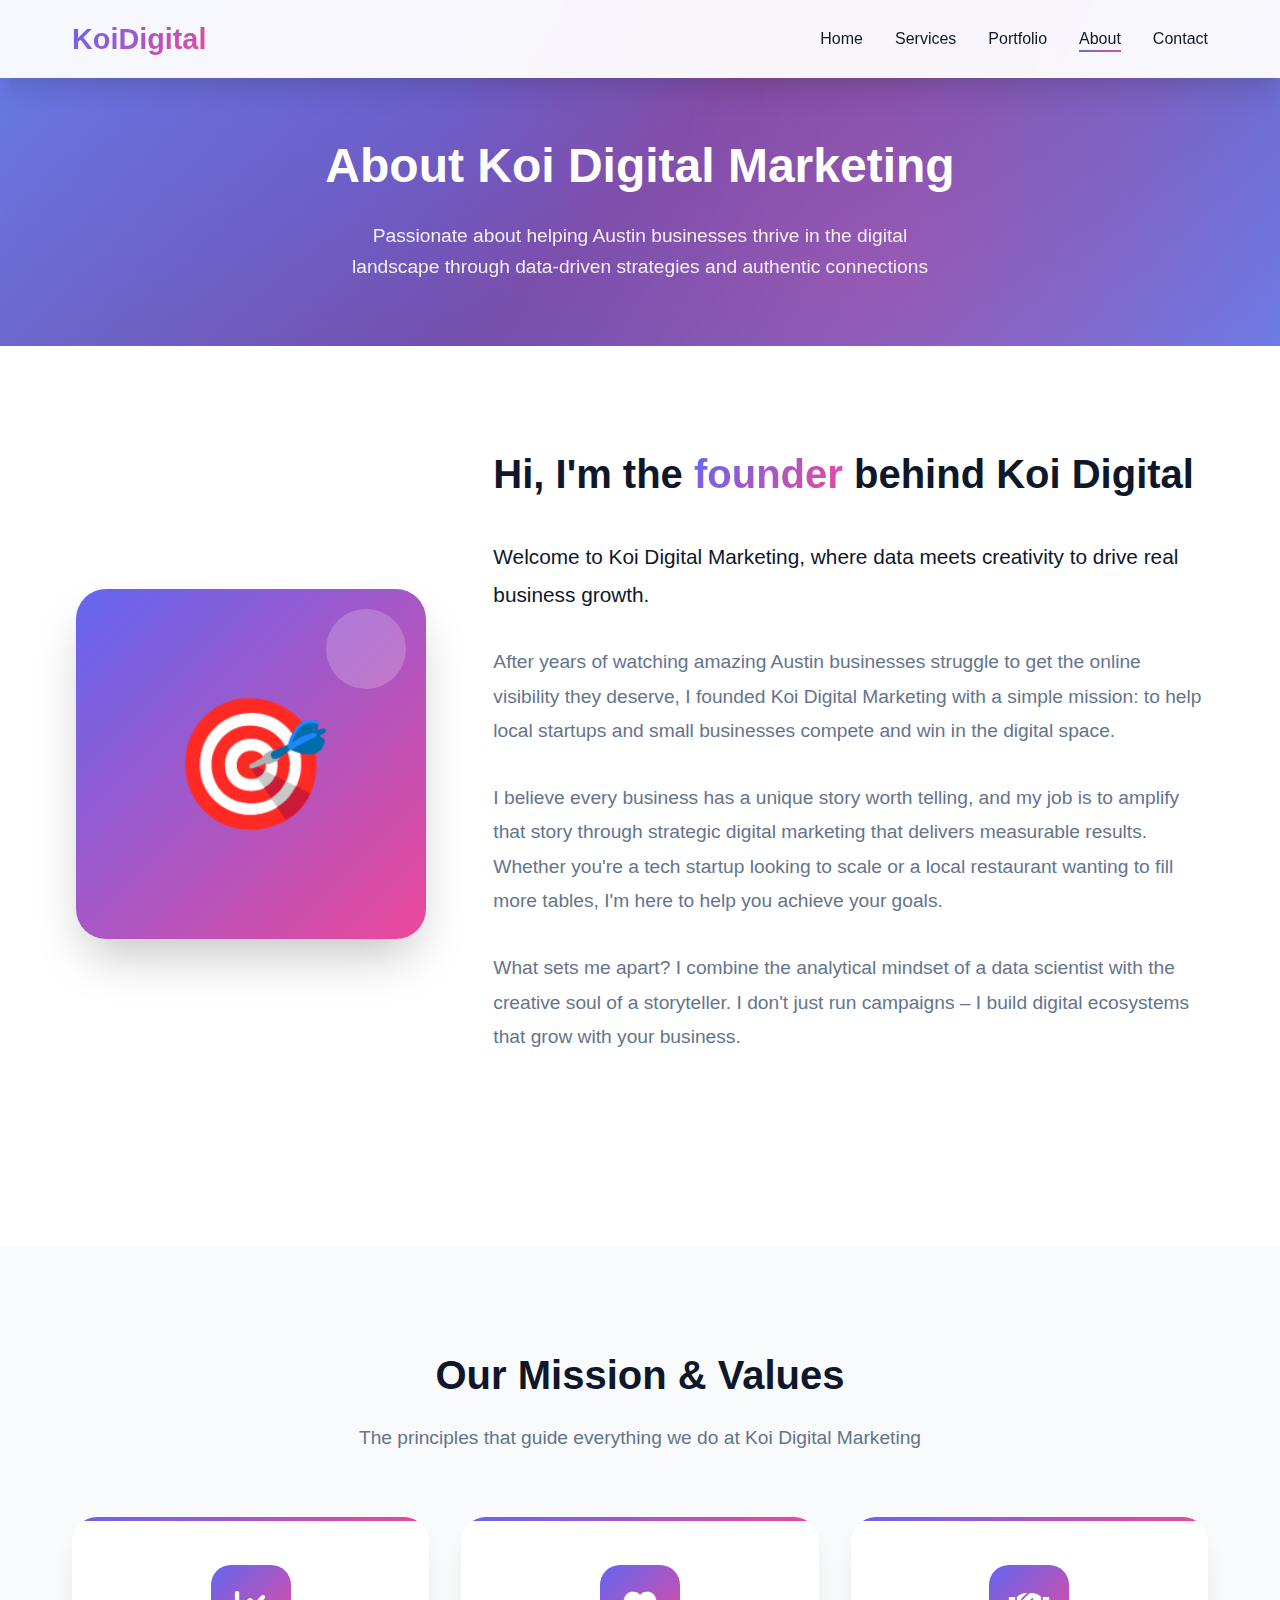
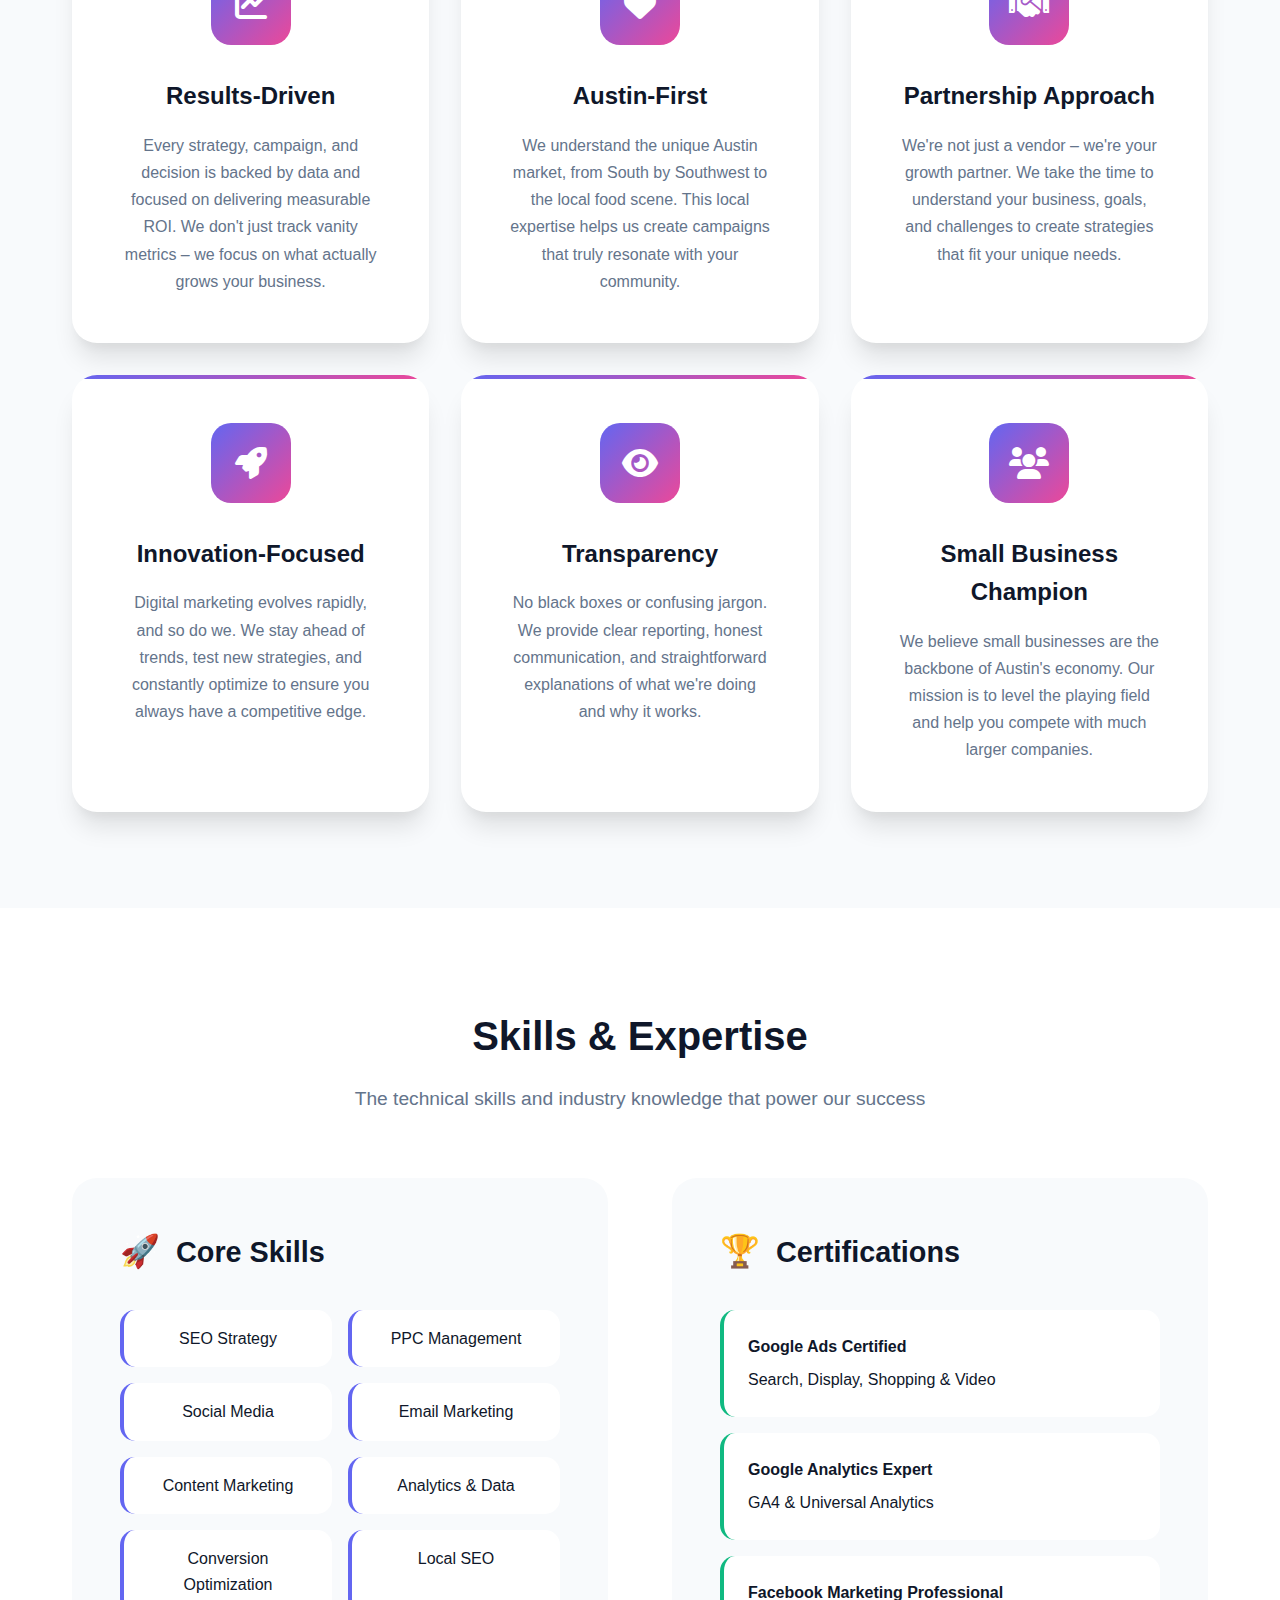
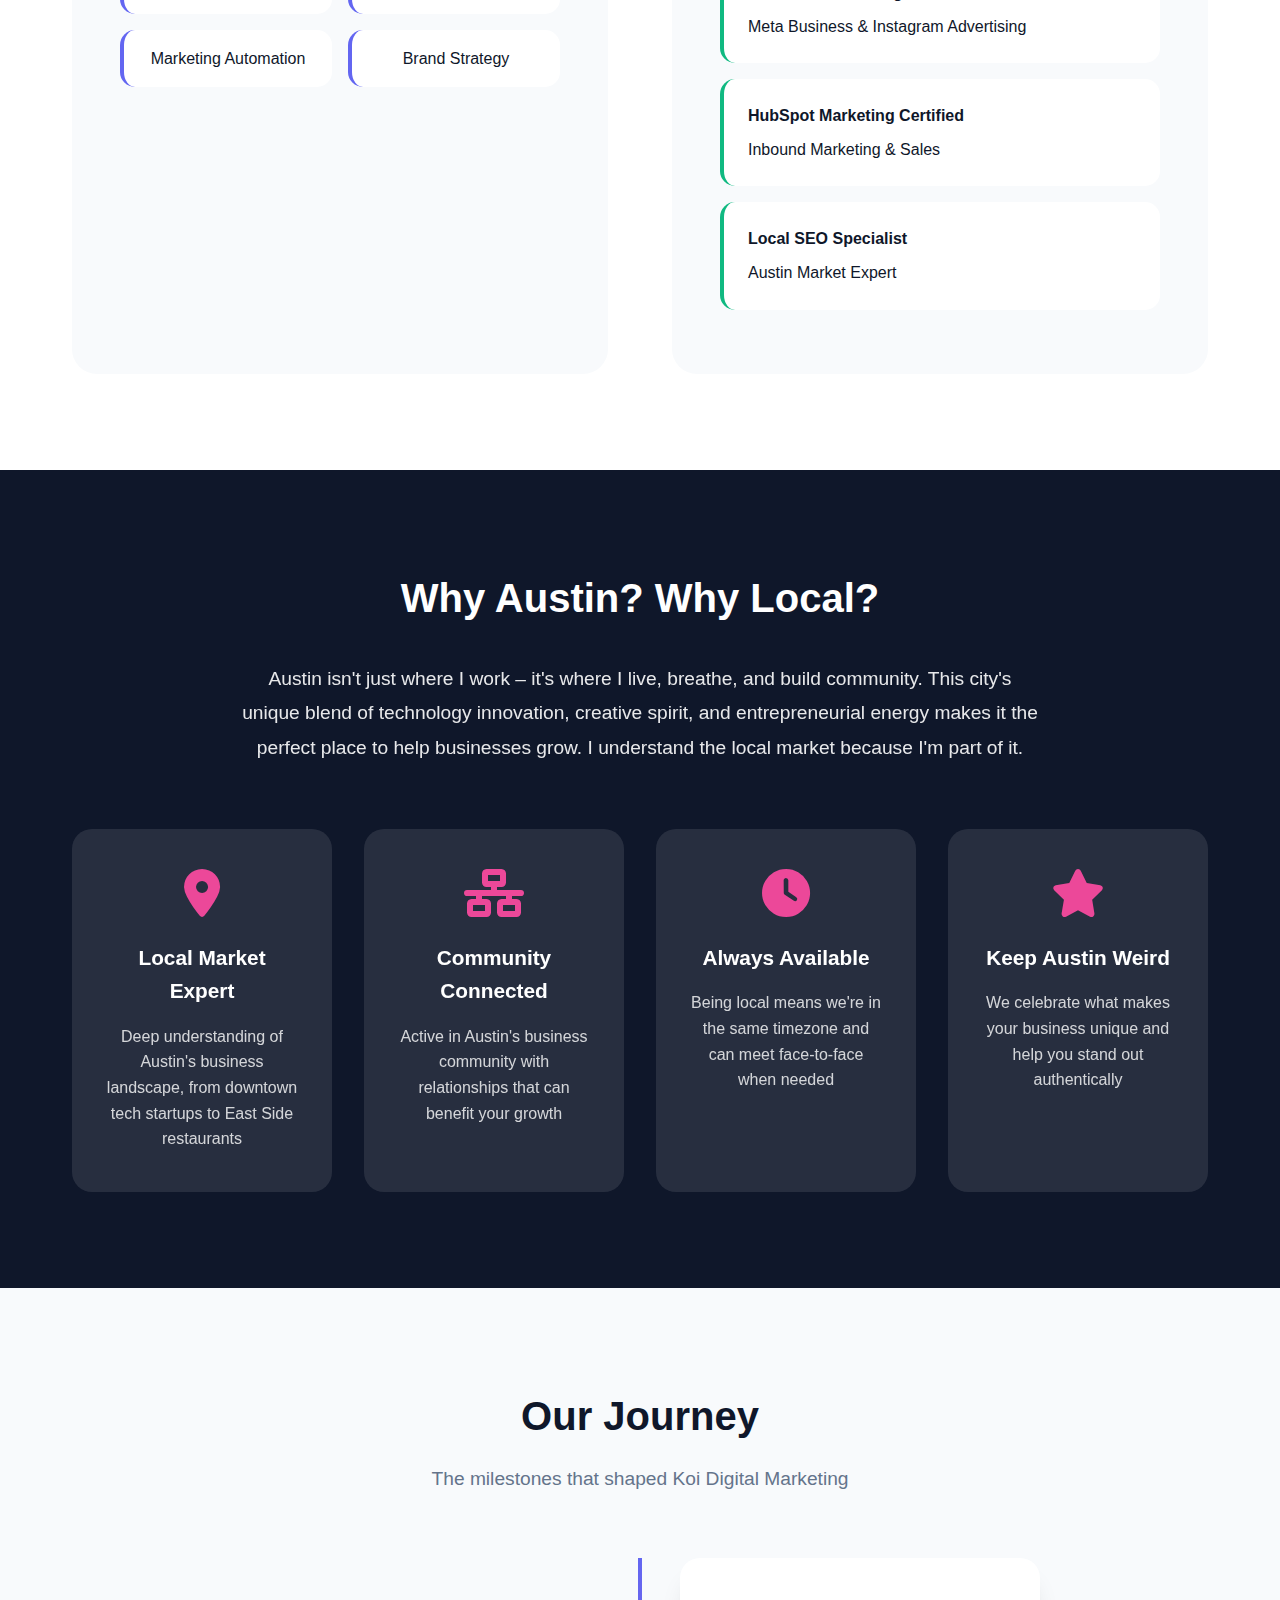
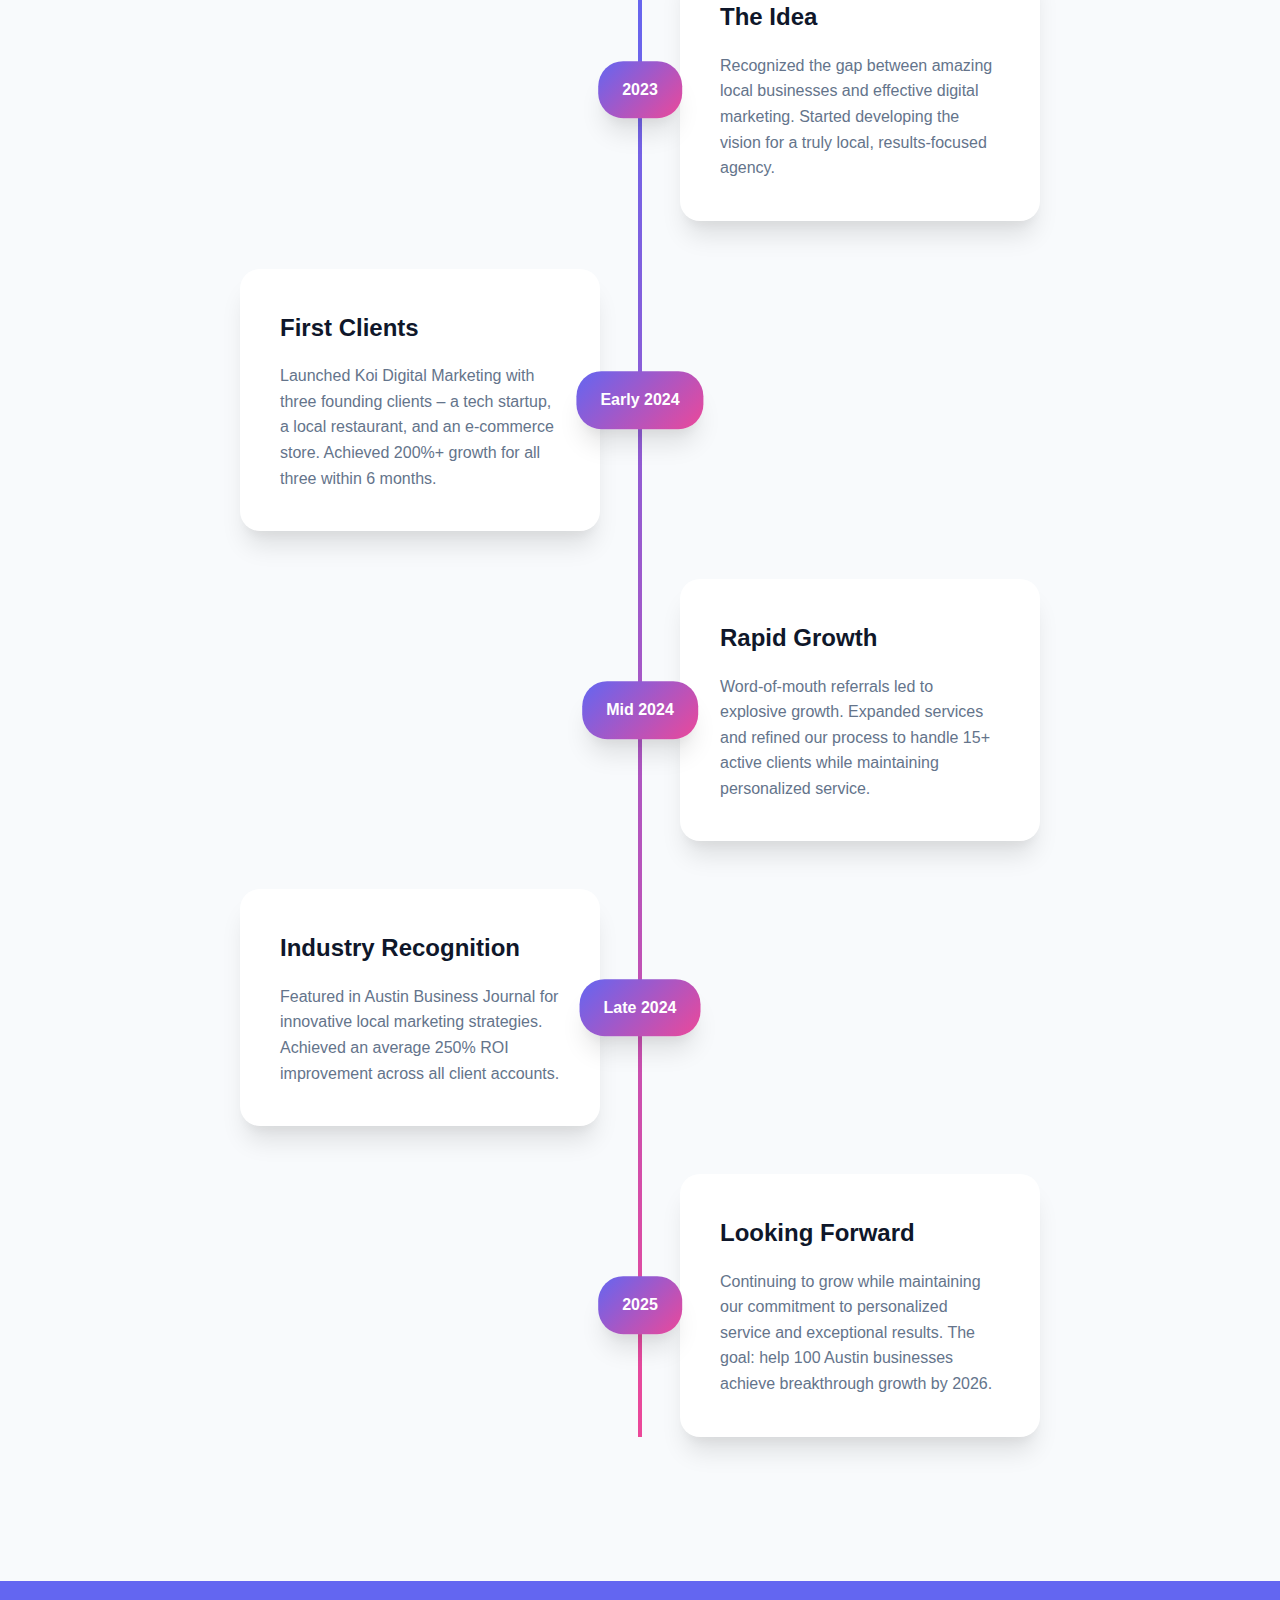
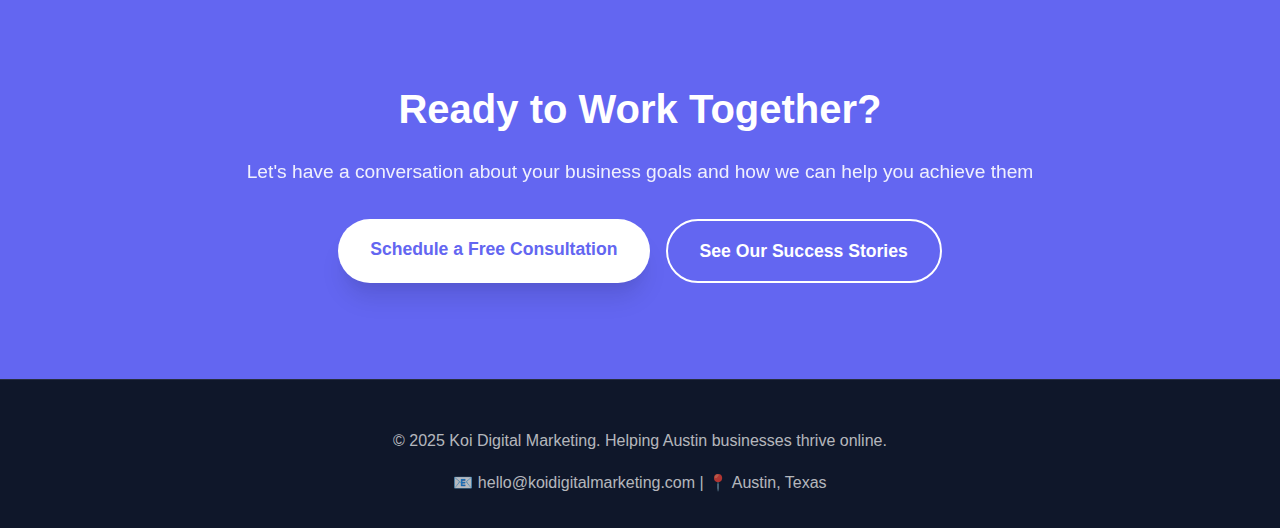
<file: mockup_ui/koi-about-page.html>
<!DOCTYPE html>
<html lang="en">
<head>
    <meta charset="UTF-8">
    <meta name="viewport" content="width=device-width, initial-scale=1.0">
    <title>About Koi Digital Marketing - Austin's Digital Marketing Expert</title>
    <meta name="description" content="Meet the founder of Koi Digital Marketing. Passionate about helping Austin startups and local businesses thrive through data-driven digital marketing strategies.">
    <link href="https://cdnjs.cloudflare.com/ajax/libs/font-awesome/6.0.0/css/all.min.css" rel="stylesheet">
    <style>
        :root {
            --primary-color: #6366f1;
            --secondary-color: #0f172a;
            --accent-color: #ec4899;
            --success-color: #10b981;
            --dark-color: #0f172a;
            --light-gray: #f8fafc;
            --medium-gray: #64748b;
            --white: #ffffff;
            --gradient: linear-gradient(135deg, var(--primary-color), var(--accent-color));
            --gradient-alt: linear-gradient(135deg, #667eea 0%, #764ba2 100%);
            --shadow: 0 20px 25px -5px rgba(0, 0, 0, 0.1), 0 10px 10px -5px rgba(0, 0, 0, 0.04);
            --shadow-lg: 0 25px 50px -12px rgba(0, 0, 0, 0.25);
            --transition: all 0.3s cubic-bezier(0.4, 0, 0.2, 1);
        }

        * {
            margin: 0;
            padding: 0;
            box-sizing: border-box;
        }

        body {
            font-family: 'Segoe UI', Tahoma, Geneva, Verdana, sans-serif;
            line-height: 1.6;
            color: var(--dark-color);
            overflow-x: hidden;
        }

        /* Navigation */
        nav {
            position: fixed;
            top: 0;
            width: 100%;
            background: rgba(255, 255, 255, 0.95);
            backdrop-filter: blur(20px);
            z-index: 1000;
            padding: 1rem 0;
            transition: var(--transition);
            box-shadow: var(--shadow);
        }

        .nav-container {
            max-width: 1200px;
            margin: 0 auto;
            display: flex;
            justify-content: space-between;
            align-items: center;
            padding: 0 2rem;
        }

        .logo {
            font-size: 1.8rem;
            font-weight: bold;
            background: var(--gradient);
            -webkit-background-clip: text;
            -webkit-text-fill-color: transparent;
            background-clip: text;
        }

        .nav-links {
            display: flex;
            list-style: none;
            gap: 2rem;
        }

        .nav-links a {
            text-decoration: none;
            color: var(--dark-color);
            font-weight: 500;
            transition: var(--transition);
            position: relative;
        }

        .nav-links a:hover {
            color: var(--primary-color);
        }

        .nav-links a.active::after {
            content: '';
            position: absolute;
            bottom: -5px;
            left: 0;
            width: 100%;
            height: 2px;
            background: var(--gradient);
        }

        /* Page Hero */
        .page-hero {
            padding: 8rem 0 4rem;
            background: linear-gradient(135deg, #667eea 0%, #764ba2 50%, #667eea 100%);
            color: var(--white);
            text-align: center;
            position: relative;
            overflow: hidden;
        }

        .page-hero::before {
            content: '';
            position: absolute;
            top: 0;
            left: 0;
            right: 0;
            bottom: 0;
            background: radial-gradient(circle at 30% 20%, rgba(99, 102, 241, 0.3) 0%, transparent 50%),
                        radial-gradient(circle at 70% 80%, rgba(236, 72, 153, 0.3) 0%, transparent 50%);
        }

        .container {
            max-width: 1200px;
            margin: 0 auto;
            padding: 0 2rem;
            position: relative;
            z-index: 2;
        }

        .page-hero h1 {
            font-size: 3rem;
            margin-bottom: 1rem;
            font-weight: 700;
        }

        .page-hero p {
            font-size: 1.2rem;
            opacity: 0.9;
            max-width: 600px;
            margin: 0 auto;
        }

        /* Founder Story Section */
        .founder-story {
            padding: 6rem 0;
            background: var(--white);
        }

        .founder-content {
            display: grid;
            grid-template-columns: 1fr 2fr;
            gap: 4rem;
            align-items: center;
            margin-bottom: 4rem;
        }

        .founder-image {
            position: relative;
        }

        .founder-avatar {
            width: 350px;
            height: 350px;
            border-radius: 30px;
            background: var(--gradient);
            display: flex;
            align-items: center;
            justify-content: center;
            font-size: 8rem;
            color: var(--white);
            margin: 0 auto;
            box-shadow: var(--shadow-lg);
            position: relative;
            overflow: hidden;
        }

        .founder-avatar::before {
            content: '';
            position: absolute;
            top: 20px;
            right: 20px;
            width: 80px;
            height: 80px;
            background: rgba(255, 255, 255, 0.2);
            border-radius: 50%;
        }

        .founder-text h2 {
            font-size: 2.5rem;
            margin-bottom: 2rem;
            color: var(--dark-color);
            font-weight: 700;
        }

        .founder-text h2 .highlight {
            background: var(--gradient);
            -webkit-background-clip: text;
            -webkit-text-fill-color: transparent;
            background-clip: text;
        }

        .founder-text p {
            font-size: 1.2rem;
            line-height: 1.8;
            margin-bottom: 2rem;
            color: var(--medium-gray);
        }

        .founder-text .intro {
            font-size: 1.3rem;
            color: var(--dark-color);
            font-weight: 500;
        }

        /* Mission & Values */
        .mission-values {
            padding: 6rem 0;
            background: var(--light-gray);
        }

        .section-header {
            text-align: center;
            margin-bottom: 4rem;
        }

        .section-header h2 {
            font-size: 2.5rem;
            color: var(--dark-color);
            margin-bottom: 1rem;
            font-weight: 700;
        }

        .section-header p {
            font-size: 1.2rem;
            color: var(--medium-gray);
            max-width: 600px;
            margin: 0 auto;
        }

        .values-grid {
            display: grid;
            grid-template-columns: repeat(auto-fit, minmax(300px, 1fr));
            gap: 2rem;
        }

        .value-card {
            background: var(--white);
            padding: 3rem;
            border-radius: 25px;
            box-shadow: var(--shadow);
            transition: var(--transition);
            text-align: center;
            position: relative;
            overflow: hidden;
        }

        .value-card::before {
            content: '';
            position: absolute;
            top: 0;
            left: 0;
            width: 100%;
            height: 4px;
            background: var(--gradient);
        }

        .value-card:hover {
            transform: translateY(-5px);
            box-shadow: var(--shadow-lg);
        }

        .value-icon {
            width: 80px;
            height: 80px;
            background: var(--gradient);
            border-radius: 20px;
            display: flex;
            align-items: center;
            justify-content: center;
            margin: 0 auto 2rem;
            color: var(--white);
            font-size: 2rem;
        }

        .value-card h3 {
            font-size: 1.5rem;
            color: var(--dark-color);
            margin-bottom: 1rem;
            font-weight: 600;
        }

        .value-card p {
            color: var(--medium-gray);
            line-height: 1.7;
        }

        /* Skills & Expertise */
        .skills-expertise {
            padding: 6rem 0;
            background: var(--white);
        }

        .expertise-content {
            display: grid;
            grid-template-columns: 1fr 1fr;
            gap: 4rem;
            margin-top: 3rem;
        }

        .skills-section, .certifications-section {
            background: var(--light-gray);
            padding: 3rem;
            border-radius: 25px;
        }

        .skills-section h3, .certifications-section h3 {
            font-size: 1.8rem;
            color: var(--dark-color);
            margin-bottom: 2rem;
            font-weight: 600;
            display: flex;
            align-items: center;
        }

        .skills-section h3::before {
            content: '🚀';
            margin-right: 1rem;
            font-size: 2rem;
        }

        .certifications-section h3::before {
            content: '🏆';
            margin-right: 1rem;
            font-size: 2rem;
        }

        .skills-grid {
            display: grid;
            grid-template-columns: repeat(2, 1fr);
            gap: 1rem;
        }

        .skill-item {
            background: var(--white);
            padding: 1rem 1.5rem;
            border-radius: 15px;
            text-align: center;
            transition: var(--transition);
            border-left: 4px solid var(--primary-color);
        }

        .skill-item:hover {
            background: var(--primary-color);
            color: var(--white);
            transform: translateX(5px);
        }

        .certification-list {
            list-style: none;
        }

        .certification-list li {
            background: var(--white);
            padding: 1.5rem;
            border-radius: 15px;
            margin-bottom: 1rem;
            border-left: 4px solid var(--success-color);
            transition: var(--transition);
        }

        .certification-list li:hover {
            background: var(--success-color);
            color: var(--white);
            transform: translateX(5px);
        }

        .certification-list li strong {
            display: block;
            margin-bottom: 0.5rem;
        }

        /* Austin Connection */
        .austin-connection {
            padding: 6rem 0;
            background: var(--dark-color);
            color: var(--white);
        }

        .austin-content {
            text-align: center;
            margin-bottom: 4rem;
        }

        .austin-content h2 {
            font-size: 2.5rem;
            margin-bottom: 2rem;
            font-weight: 700;
        }

        .austin-content p {
            font-size: 1.2rem;
            line-height: 1.8;
            max-width: 800px;
            margin: 0 auto 3rem;
            opacity: 0.9;
        }

        .austin-features {
            display: grid;
            grid-template-columns: repeat(auto-fit, minmax(250px, 1fr));
            gap: 2rem;
            margin-top: 3rem;
        }

        .austin-feature {
            background: rgba(255, 255, 255, 0.1);
            padding: 2.5rem 2rem;
            border-radius: 20px;
            text-align: center;
            backdrop-filter: blur(10px);
            transition: var(--transition);
        }

        .austin-feature:hover {
            background: rgba(255, 255, 255, 0.15);
            transform: translateY(-5px);
        }

        .austin-feature i {
            font-size: 3rem;
            margin-bottom: 1.5rem;
            color: var(--accent-color);
        }

        .austin-feature h3 {
            font-size: 1.3rem;
            margin-bottom: 1rem;
            font-weight: 600;
        }

        .austin-feature p {
            opacity: 0.8;
            line-height: 1.6;
        }

        /* Company Timeline */
        .company-timeline {
            padding: 6rem 0;
            background: var(--light-gray);
        }

        .timeline-container {
            position: relative;
            max-width: 800px;
            margin: 3rem auto 0;
        }

        .timeline-line {
            position: absolute;
            left: 50%;
            top: 0;
            bottom: 0;
            width: 4px;
            background: var(--gradient);
            transform: translateX(-50%);
        }

        .timeline-item {
            display: flex;
            margin-bottom: 3rem;
            position: relative;
        }

        .timeline-item:nth-child(even) {
            flex-direction: row-reverse;
        }

        .timeline-content {
            background: var(--white);
            padding: 2.5rem;
            border-radius: 20px;
            box-shadow: var(--shadow);
            width: 45%;
            position: relative;
        }

        .timeline-item:nth-child(odd) .timeline-content {
            margin-right: 55%;
        }

        .timeline-item:nth-child(even) .timeline-content {
            margin-left: 55%;
        }

        .timeline-date {
            position: absolute;
            left: 50%;
            top: 50%;
            transform: translate(-50%, -50%);
            background: var(--gradient);
            color: var(--white);
            padding: 1rem 1.5rem;
            border-radius: 25px;
            font-weight: 600;
            white-space: nowrap;
            box-shadow: var(--shadow);
        }

        .timeline-content h3 {
            font-size: 1.5rem;
            color: var(--dark-color);
            margin-bottom: 1rem;
            font-weight: 600;
        }

        .timeline-content p {
            color: var(--medium-gray);
            line-height: 1.6;
        }

        /* CTA Section */
        .cta-section {
            padding: 6rem 0;
            background: var(--primary-color);
            color: var(--white);
            text-align: center;
        }

        .cta-section h2 {
            font-size: 2.5rem;
            margin-bottom: 1rem;
            font-weight: 700;
        }

        .cta-section p {
            font-size: 1.2rem;
            margin-bottom: 2rem;
            opacity: 0.9;
        }

        .cta-buttons {
            display: flex;
            gap: 1rem;
            justify-content: center;
            flex-wrap: wrap;
        }

        /* Buttons */
        .btn {
            padding: 1rem 2rem;
            border: none;
            border-radius: 50px;
            font-size: 1.1rem;
            font-weight: 600;
            cursor: pointer;
            transition: var(--transition);
            text-decoration: none;
            display: inline-block;
            text-align: center;
        }

        .btn-primary {
            background: var(--white);
            color: var(--primary-color);
            box-shadow: var(--shadow);
        }

        .btn-primary:hover {
            transform: translateY(-2px);
            box-shadow: var(--shadow-lg);
        }

        .btn-secondary {
            background: transparent;
            color: var(--white);
            border: 2px solid var(--white);
        }

        .btn-secondary:hover {
            background: var(--white);
            color: var(--primary-color);
        }

        /* Footer */
        footer {
            background: var(--dark-color);
            color: var(--white);
            padding: 3rem 0 1rem;
            border-top: 1px solid rgba(255, 255, 255, 0.1);
        }

        .footer-content {
            max-width: 1200px;
            margin: 0 auto;
            padding: 0 2rem;
            text-align: center;
        }

        .footer-content p {
            margin-bottom: 1rem;
            color: rgba(255, 255, 255, 0.7);
        }

        /* Responsive Design */
        @media (max-width: 768px) {
            .nav-links {
                display: none;
            }

            .page-hero h1 {
                font-size: 2.2rem;
            }

            .founder-content {
                grid-template-columns: 1fr;
                text-align: center;
            }

            .founder-avatar {
                width: 250px;
                height: 250px;
                font-size: 6rem;
            }

            .expertise-content {
                grid-template-columns: 1fr;
            }

            .skills-grid {
                grid-template-columns: 1fr;
            }

            .austin-features {
                grid-template-columns: 1fr;
            }

            .timeline-line {
                left: 20px;
            }

            .timeline-item {
                flex-direction: row !important;
            }

            .timeline-content {
                width: calc(100% - 60px);
                margin-left: 60px !important;
                margin-right: 0 !important;
            }

            .timeline-date {
                left: 20px;
                transform: translateX(-50%);
                font-size: 0.9rem;
                padding: 0.5rem 1rem;
            }

            .cta-buttons {
                flex-direction: column;
                align-items: center;
            }
        }

        @media (max-width: 480px) {
            .founder-avatar {
                width: 200px;
                height: 200px;
                font-size: 4rem;
            }

            .value-card,
            .skills-section,
            .certifications-section {
                padding: 2rem;
            }

            .austin-feature {
                padding: 2rem 1.5rem;
            }

            .timeline-content {
                padding: 2rem;
            }
        }
    </style>
</head>
<body>
    <!-- Navigation -->
    <nav>
        <div class="nav-container">
            <div class="logo">KoiDigital</div>
            <ul class="nav-links">
                <li><a href="index.html">Home</a></li>
                <li><a href="services.html">Services</a></li>
                <li><a href="portfolio.html">Portfolio</a></li>
                <li><a href="about.html" class="active">About</a></li>
                <li><a href="contact.html">Contact</a></li>
            </ul>
        </div>
    </nav>

    <!-- Page Hero -->
    <section class="page-hero">
        <div class="container">
            <h1>About Koi Digital Marketing</h1>
            <p>Passionate about helping Austin businesses thrive in the digital landscape through data-driven strategies and authentic connections</p>
        </div>
    </section>

    <!-- Founder Story -->
    <section class="founder-story">
        <div class="container">
            <div class="founder-content">
                <div class="founder-image">
                    <div class="founder-avatar">
                        🎯
                    </div>
                </div>
                <div class="founder-text">
                    <h2>Hi, I'm the <span class="highlight">founder</span> behind Koi Digital</h2>
                    <p class="intro">Welcome to Koi Digital Marketing, where data meets creativity to drive real business growth.</p>
                    <p>After years of watching amazing Austin businesses struggle to get the online visibility they deserve, I founded Koi Digital Marketing with a simple mission: to help local startups and small businesses compete and win in the digital space.</p>
                    <p>I believe every business has a unique story worth telling, and my job is to amplify that story through strategic digital marketing that delivers measurable results. Whether you're a tech startup looking to scale or a local restaurant wanting to fill more tables, I'm here to help you achieve your goals.</p>
                    <p>What sets me apart? I combine the analytical mindset of a data scientist with the creative soul of a storyteller. I don't just run campaigns – I build digital ecosystems that grow with your business.</p>
                </div>
            </div>
        </div>
    </section>

    <!-- Mission & Values -->
    <section class="mission-values">
        <div class="container">
            <div class="section-header">
                <h2>Our Mission & Values</h2>
                <p>The principles that guide everything we do at Koi Digital Marketing</p>
            </div>
            <div class="values-grid">
                <div class="value-card">
                    <div class="value-icon">
                        <i class="fas fa-chart-line"></i>
                    </div>
                    <h3>Results-Driven</h3>
                    <p>Every strategy, campaign, and decision is backed by data and focused on delivering measurable ROI. We don't just track vanity metrics – we focus on what actually grows your business.</p>
                </div>
                <div class="value-card">
                    <div class="value-icon">
                        <i class="fas fa-heart"></i>
                    </div>
                    <h3>Austin-First</h3>
                    <p>We understand the unique Austin market, from South by Southwest to the local food scene. This local expertise helps us create campaigns that truly resonate with your community.</p>
                </div>
                <div class="value-card">
                    <div class="value-icon">
                        <i class="fas fa-handshake"></i>
                    </div>
                    <h3>Partnership Approach</h3>
                    <p>We're not just a vendor – we're your growth partner. We take the time to understand your business, goals, and challenges to create strategies that fit your unique needs.</p>
                </div>
                <div class="value-card">
                    <div class="value-icon">
                        <i class="fas fa-rocket"></i>
                    </div>
                    <h3>Innovation-Focused</h3>
                    <p>Digital marketing evolves rapidly, and so do we. We stay ahead of trends, test new strategies, and constantly optimize to ensure you always have a competitive edge.</p>
                </div>
                <div class="value-card">
                    <div class="value-icon">
                        <i class="fas fa-eye"></i>
                    </div>
                    <h3>Transparency</h3>
                    <p>No black boxes or confusing jargon. We provide clear reporting, honest communication, and straightforward explanations of what we're doing and why it works.</p>
                </div>
                <div class="value-card">
                    <div class="value-icon">
                        <i class="fas fa-users"></i>
                    </div>
                    <h3>Small Business Champion</h3>
                    <p>We believe small businesses are the backbone of Austin's economy. Our mission is to level the playing field and help you compete with much larger companies.</p>
                </div>
            </div>
        </div>
    </section>

    <!-- Skills & Expertise -->
    <section class="skills-expertise">
        <div class="container">
            <div class="section-header">
                <h2>Skills & Expertise</h2>
                <p>The technical skills and industry knowledge that power our success</p>
            </div>
            <div class="expertise-content">
                <div class="skills-section">
                    <h3>Core Skills</h3>
                    <div class="skills-grid">
                        <div class="skill-item">SEO Strategy</div>
                        <div class="skill-item">PPC Management</div>
                        <div class="skill-item">Social Media</div>
                        <div class="skill-item">Email Marketing</div>
                        <div class="skill-item">Content Marketing</div>
                        <div class="skill-item">Analytics & Data</div>
                        <div class="skill-item">Conversion Optimization</div>
                        <div class="skill-item">Local SEO</div>
                        <div class="skill-item">Marketing Automation</div>
                        <div class="skill-item">Brand Strategy</div>
                    </div>
                </div>
                <div class="certifications-section">
                    <h3>Certifications</h3>
                    <ul class="certification-list">
                        <li>
                            <strong>Google Ads Certified</strong>
                            Search, Display, Shopping & Video
                        </li>
                        <li>
                            <strong>Google Analytics Expert</strong>
                            GA4 & Universal Analytics
                        </li>
                        <li>
                            <strong>Facebook Marketing Professional</strong>
                            Meta Business & Instagram Advertising
                        </li>
                        <li>
                            <strong>HubSpot Marketing Certified</strong>
                            Inbound Marketing & Sales
                        </li>
                        <li>
                            <strong>Local SEO Specialist</strong>
                            Austin Market Expert
                        </li>
                    </ul>
                </div>
            </div>
        </div>
    </section>

    <!-- Austin Connection -->
    <section class="austin-connection">
        <div class="container">
            <div class="austin-content">
                <h2>Why Austin? Why Local?</h2>
                <p>Austin isn't just where I work – it's where I live, breathe, and build community. This city's unique blend of technology innovation, creative spirit, and entrepreneurial energy makes it the perfect place to help businesses grow. I understand the local market because I'm part of it.</p>
            </div>
            <div class="austin-features">
                <div class="austin-feature">
                    <i class="fas fa-map-marker-alt"></i>
                    <h3>Local Market Expert</h3>
                    <p>Deep understanding of Austin's business landscape, from downtown tech startups to East Side restaurants</p>
                </div>
                <div class="austin-feature">
                    <i class="fas fa-network-wired"></i>
                    <h3>Community Connected</h3>
                    <p>Active in Austin's business community with relationships that can benefit your growth</p>
                </div>
                <div class="austin-feature">
                    <i class="fas fa-clock"></i>
                    <h3>Always Available</h3>
                    <p>Being local means we're in the same timezone and can meet face-to-face when needed</p>
                </div>
                <div class="austin-feature">
                    <i class="fas fa-star"></i>
                    <h3>Keep Austin Weird</h3>
                    <p>We celebrate what makes your business unique and help you stand out authentically</p>
                </div>
            </div>
        </div>
    </section>

    <!-- Company Timeline -->
    <section class="company-timeline">
        <div class="container">
            <div class="section-header">
                <h2>Our Journey</h2>
                <p>The milestones that shaped Koi Digital Marketing</p>
            </div>
            <div class="timeline-container">
                <div class="timeline-line"></div>
                
                <div class="timeline-item">
                    <div class="timeline-content">
                        <h3>The Idea</h3>
                        <p>Recognized the gap between amazing local businesses and effective digital marketing. Started developing the vision for a truly local, results-focused agency.</p>
                    </div>
                    <div class="timeline-date">2023</div>
                </div>

                <div class="timeline-item">
                    <div class="timeline-content">
                        <h3>First Clients</h3>
                        <p>Launched Koi Digital Marketing with three founding clients – a tech startup, a local restaurant, and an e-commerce store. Achieved 200%+ growth for all three within 6 months.</p>
                    </div>
                    <div class="timeline-date">Early 2024</div>
                </div>

                <div class="timeline-item">
                    <div class="timeline-content">
                        <h3>Rapid Growth</h3>
                        <p>Word-of-mouth referrals led to explosive growth. Expanded services and refined our process to handle 15+ active clients while maintaining personalized service.</p>
                    </div>
                    <div class="timeline-date">Mid 2024</div>
                </div>

                <div class="timeline-item">
                    <div class="timeline-content">
                        <h3>Industry Recognition</h3>
                        <p>Featured in Austin Business Journal for innovative local marketing strategies. Achieved an average 250% ROI improvement across all client accounts.</p>
                    </div>
                    <div class="timeline-date">Late 2024</div>
                </div>

                <div class="timeline-item">
                    <div class="timeline-content">
                        <h3>Looking Forward</h3>
                        <p>Continuing to grow while maintaining our commitment to personalized service and exceptional results. The goal: help 100 Austin businesses achieve breakthrough growth by 2026.</p>
                    </div>
                    <div class="timeline-date">2025</div>
                </div>
            </div>
        </div>
    </section>

    <!-- Call to Action -->
    <section class="cta-section">
        <div class="container">
            <h2>Ready to Work Together?</h2>
            <p>Let's have a conversation about your business goals and how we can help you achieve them</p>
            <div class="cta-buttons">
                <a href="contact.html" class="btn btn-primary">Schedule a Free Consultation</a>
                <a href="portfolio.html" class="btn btn-secondary">See Our Success Stories</a>
            </div>
        </div>
    </section>

    <!-- Footer -->
    <footer>
        <div class="footer-content">
            <p>&copy; 2025 Koi Digital Marketing. Helping Austin businesses thrive online.</p>
            <p>📧 hello@koidigitalmarketing.com | 📍 Austin, Texas</p>
        </div>
    </footer>
</body>
</html>
</file>
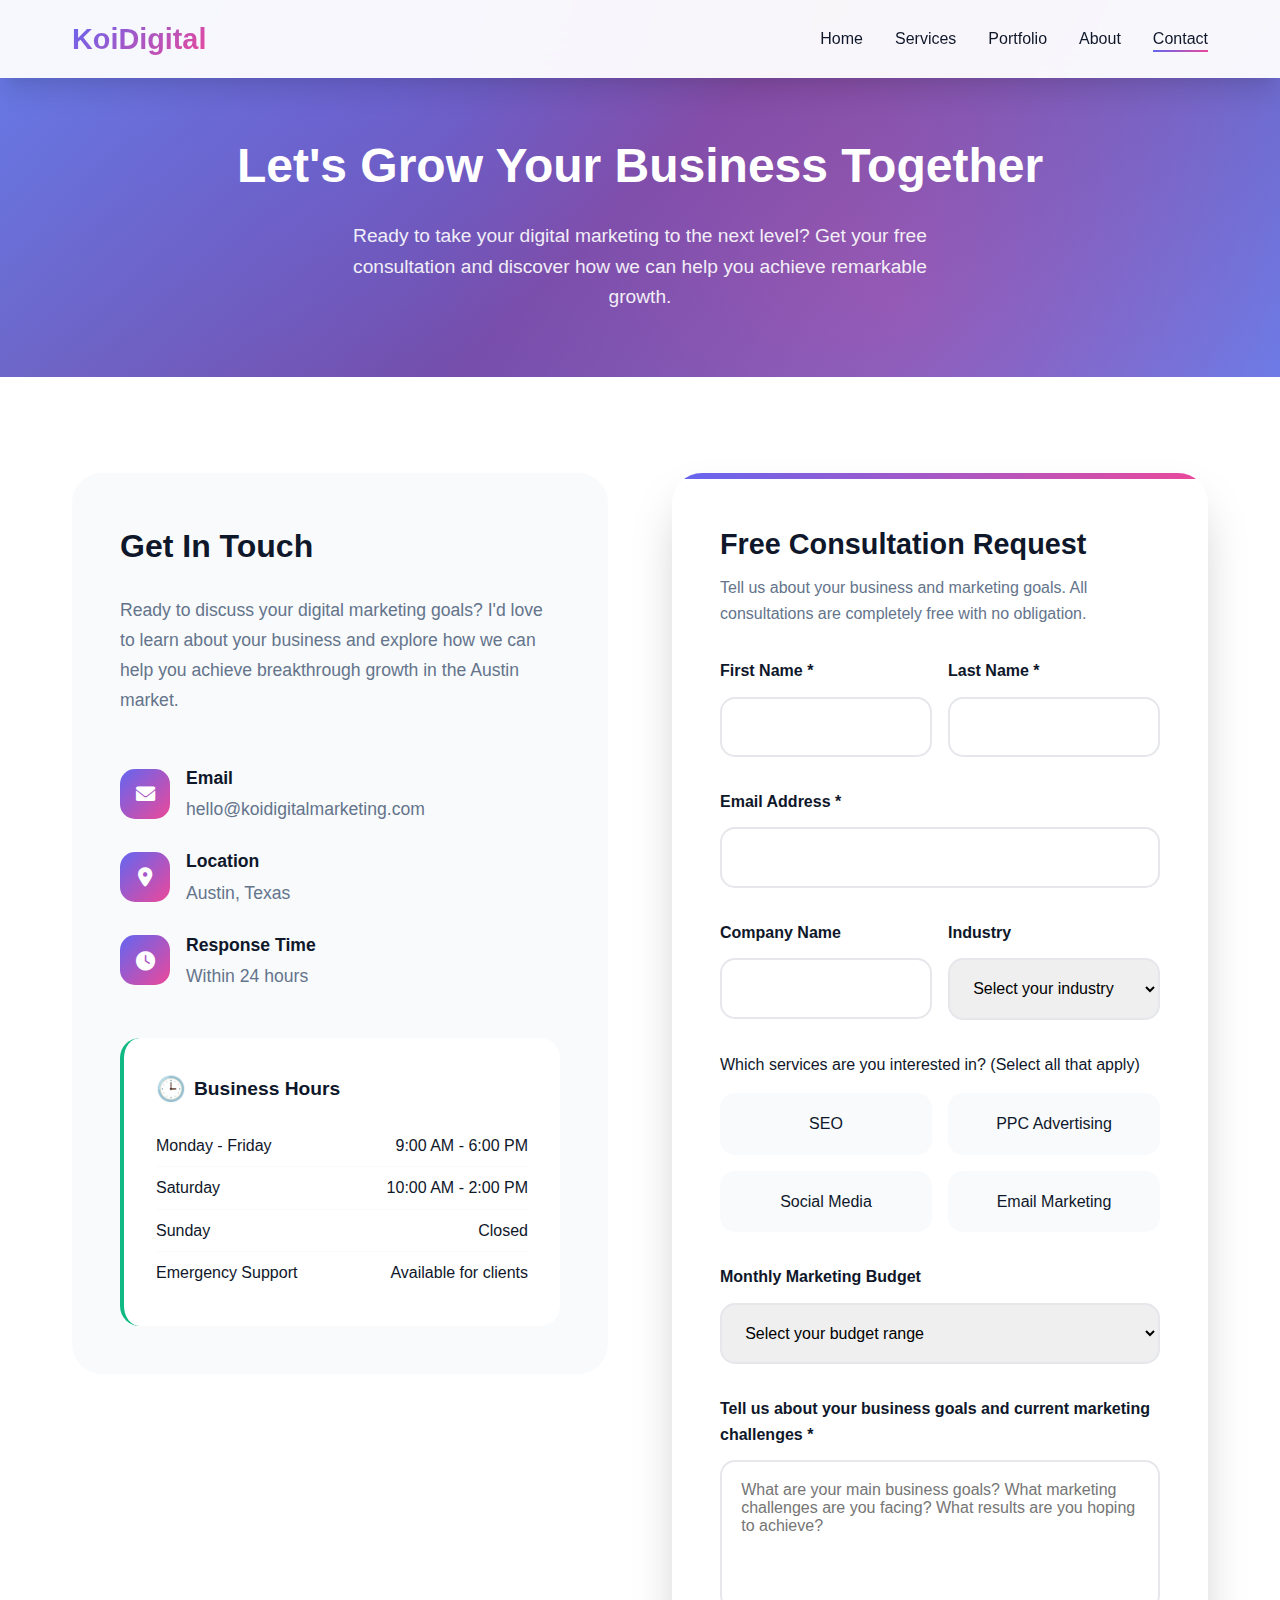
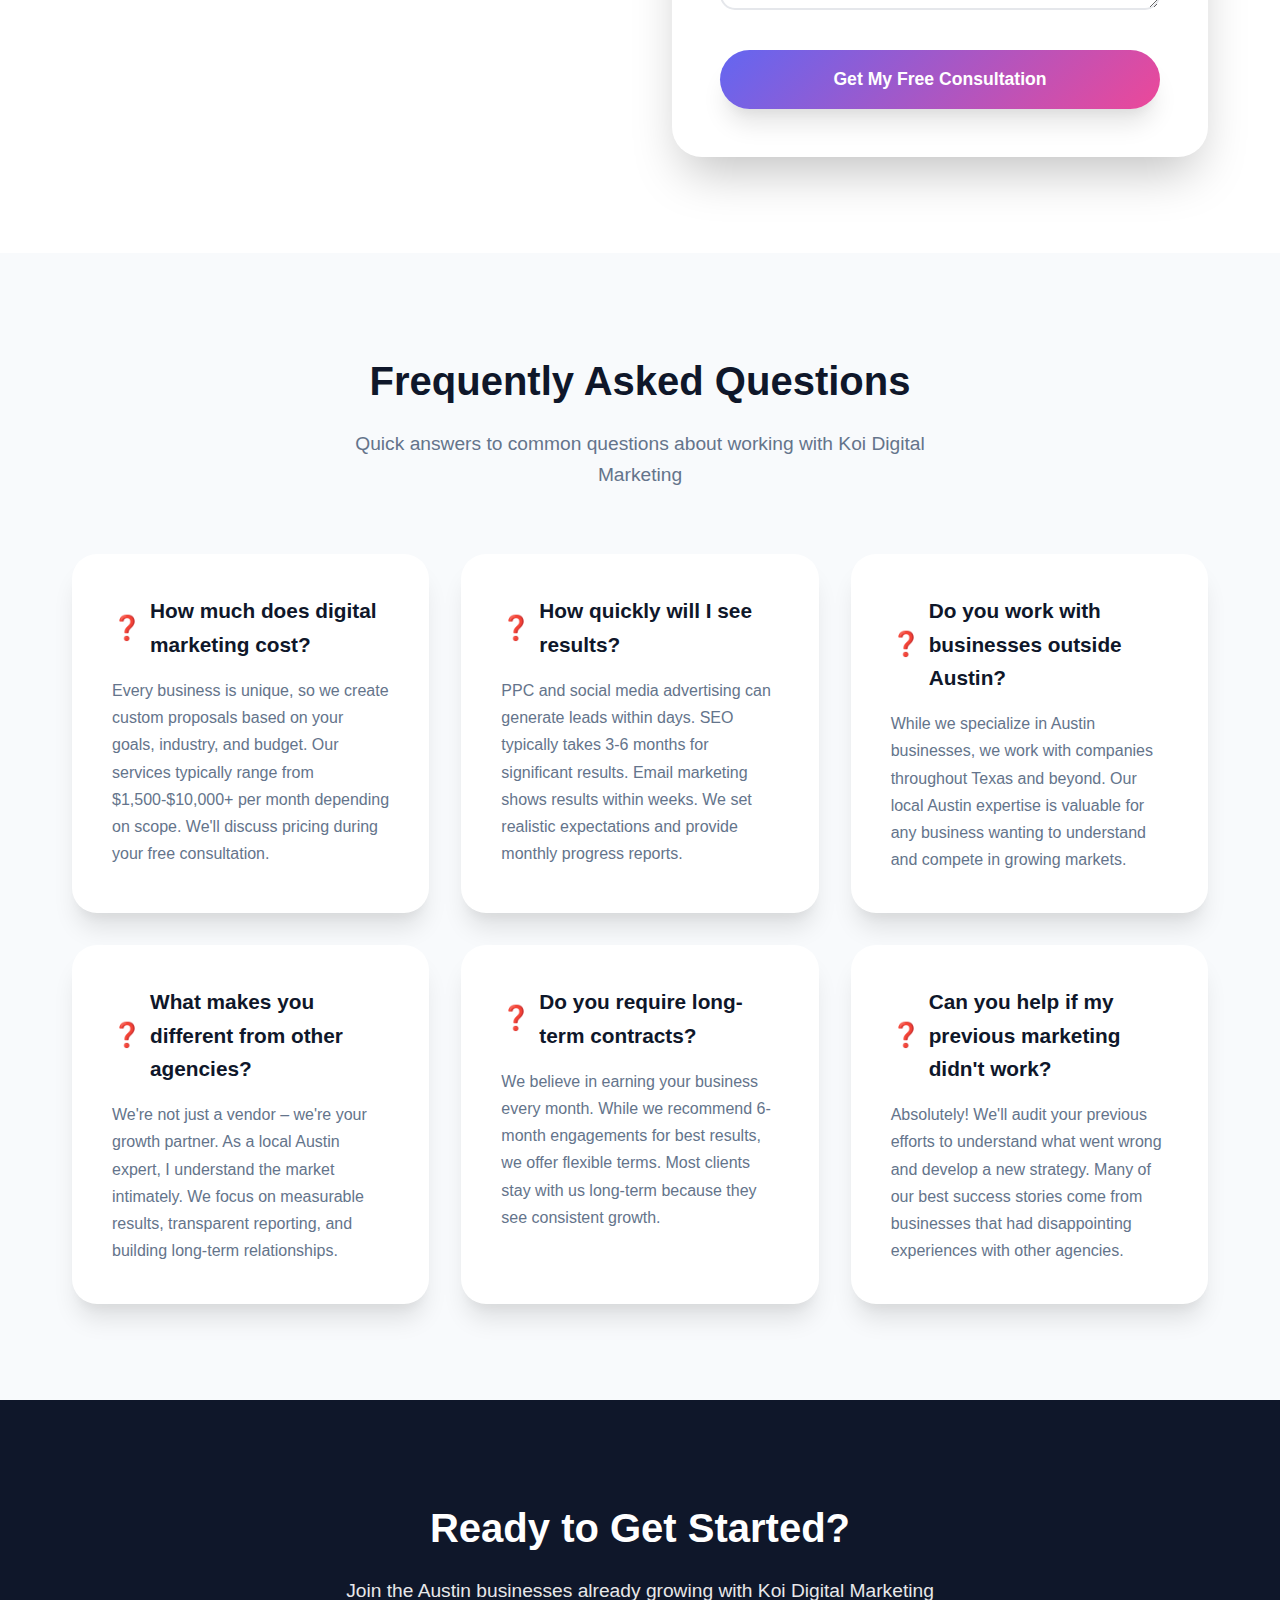
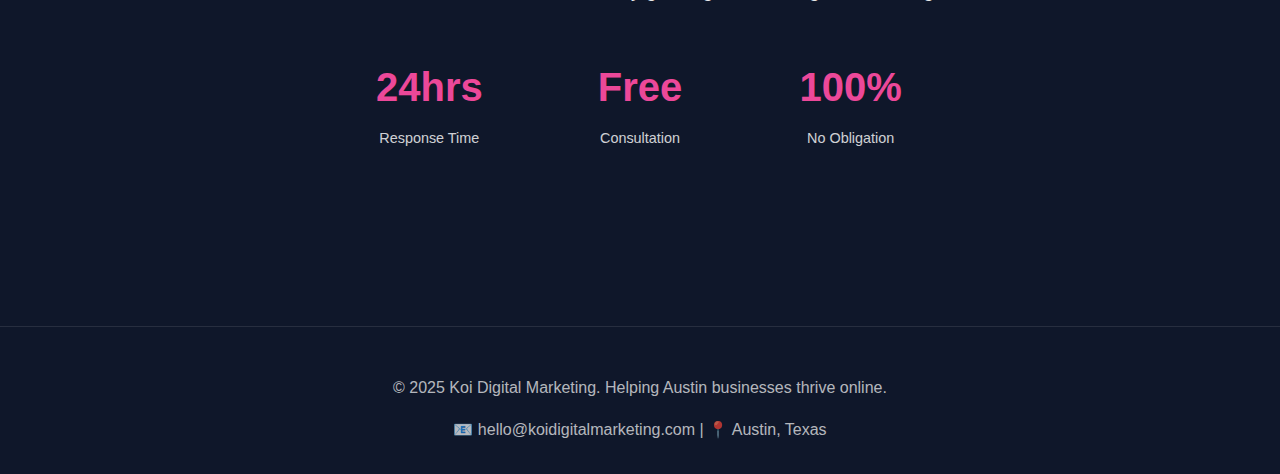
<file: mockup_ui/koi-contact-page.html>
<!DOCTYPE html>
<html lang="en">
<head>
    <meta charset="UTF-8">
    <meta name="viewport" content="width=device-width, initial-scale=1.0">
    <title>Contact Koi Digital Marketing - Free Consultation | Austin, Texas</title>
    <meta name="description" content="Get your free digital marketing consultation. Contact Koi Digital Marketing in Austin, Texas. Ready to grow your business with proven strategies.">
    <link href="https://cdnjs.cloudflare.com/ajax/libs/font-awesome/6.0.0/css/all.min.css" rel="stylesheet">
    <style>
        :root {
            --primary-color: #6366f1;
            --secondary-color: #0f172a;
            --accent-color: #ec4899;
            --success-color: #10b981;
            --dark-color: #0f172a;
            --light-gray: #f8fafc;
            --medium-gray: #64748b;
            --white: #ffffff;
            --gradient: linear-gradient(135deg, var(--primary-color), var(--accent-color));
            --gradient-alt: linear-gradient(135deg, #667eea 0%, #764ba2 100%);
            --shadow: 0 20px 25px -5px rgba(0, 0, 0, 0.1), 0 10px 10px -5px rgba(0, 0, 0, 0.04);
            --shadow-lg: 0 25px 50px -12px rgba(0, 0, 0, 0.25);
            --transition: all 0.3s cubic-bezier(0.4, 0, 0.2, 1);
        }

        * {
            margin: 0;
            padding: 0;
            box-sizing: border-box;
        }

        body {
            font-family: 'Segoe UI', Tahoma, Geneva, Verdana, sans-serif;
            line-height: 1.6;
            color: var(--dark-color);
            overflow-x: hidden;
        }

        /* Navigation */
        nav {
            position: fixed;
            top: 0;
            width: 100%;
            background: rgba(255, 255, 255, 0.95);
            backdrop-filter: blur(20px);
            z-index: 1000;
            padding: 1rem 0;
            transition: var(--transition);
            box-shadow: var(--shadow);
        }

        .nav-container {
            max-width: 1200px;
            margin: 0 auto;
            display: flex;
            justify-content: space-between;
            align-items: center;
            padding: 0 2rem;
        }

        .logo {
            font-size: 1.8rem;
            font-weight: bold;
            background: var(--gradient);
            -webkit-background-clip: text;
            -webkit-text-fill-color: transparent;
            background-clip: text;
        }

        .nav-links {
            display: flex;
            list-style: none;
            gap: 2rem;
        }

        .nav-links a {
            text-decoration: none;
            color: var(--dark-color);
            font-weight: 500;
            transition: var(--transition);
            position: relative;
        }

        .nav-links a:hover {
            color: var(--primary-color);
        }

        .nav-links a.active::after {
            content: '';
            position: absolute;
            bottom: -5px;
            left: 0;
            width: 100%;
            height: 2px;
            background: var(--gradient);
        }

        /* Page Hero */
        .page-hero {
            padding: 8rem 0 4rem;
            background: linear-gradient(135deg, #667eea 0%, #764ba2 50%, #667eea 100%);
            color: var(--white);
            text-align: center;
            position: relative;
            overflow: hidden;
        }

        .page-hero::before {
            content: '';
            position: absolute;
            top: 0;
            left: 0;
            right: 0;
            bottom: 0;
            background: radial-gradient(circle at 30% 20%, rgba(99, 102, 241, 0.3) 0%, transparent 50%),
                        radial-gradient(circle at 70% 80%, rgba(236, 72, 153, 0.3) 0%, transparent 50%);
        }

        .container {
            max-width: 1200px;
            margin: 0 auto;
            padding: 0 2rem;
            position: relative;
            z-index: 2;
        }

        .page-hero h1 {
            font-size: 3rem;
            margin-bottom: 1rem;
            font-weight: 700;
        }

        .page-hero p {
            font-size: 1.2rem;
            opacity: 0.9;
            max-width: 600px;
            margin: 0 auto;
        }

        /* Contact Section */
        .contact-section {
            padding: 6rem 0;
            background: var(--white);
        }

        .contact-content {
            display: grid;
            grid-template-columns: 1fr 1fr;
            gap: 4rem;
            align-items: start;
        }

        /* Contact Info */
        .contact-info {
            background: var(--light-gray);
            padding: 3rem;
            border-radius: 30px;
            height: fit-content;
        }

        .contact-info h3 {
            font-size: 2rem;
            margin-bottom: 1.5rem;
            color: var(--dark-color);
            font-weight: 700;
        }

        .contact-info p {
            color: var(--medium-gray);
            margin-bottom: 3rem;
            line-height: 1.7;
            font-size: 1.1rem;
        }

        .contact-details {
            list-style: none;
            margin-bottom: 3rem;
        }

        .contact-details li {
            display: flex;
            align-items: center;
            margin-bottom: 1.5rem;
            color: var(--medium-gray);
            font-size: 1.1rem;
        }

        .contact-details i {
            width: 50px;
            height: 50px;
            background: var(--gradient);
            border-radius: 15px;
            display: flex;
            align-items: center;
            justify-content: center;
            color: var(--white);
            margin-right: 1rem;
            font-size: 1.2rem;
        }

        .contact-details strong {
            color: var(--dark-color);
            display: block;
            margin-bottom: 0.2rem;
        }

        .office-hours {
            background: var(--white);
            padding: 2rem;
            border-radius: 20px;
            border-left: 4px solid var(--success-color);
        }

        .office-hours h4 {
            color: var(--dark-color);
            margin-bottom: 1rem;
            font-size: 1.2rem;
            display: flex;
            align-items: center;
        }

        .office-hours h4::before {
            content: '🕒';
            margin-right: 0.5rem;
            font-size: 1.5rem;
        }

        .hours-list {
            list-style: none;
        }

        .hours-list li {
            display: flex;
            justify-content: space-between;
            padding: 0.5rem 0;
            border-bottom: 1px solid var(--light-gray);
        }

        .hours-list li:last-child {
            border-bottom: none;
        }

        /* Contact Form */
        .contact-form {
            background: var(--white);
            padding: 3rem;
            border-radius: 30px;
            box-shadow: var(--shadow-lg);
            position: relative;
            overflow: hidden;
        }

        .contact-form::before {
            content: '';
            position: absolute;
            top: 0;
            left: 0;
            width: 100%;
            height: 6px;
            background: var(--gradient);
        }

        .form-header {
            margin-bottom: 2rem;
        }

        .form-header h3 {
            font-size: 1.8rem;
            color: var(--dark-color);
            margin-bottom: 0.5rem;
            font-weight: 700;
        }

        .form-header p {
            color: var(--medium-gray);
            font-size: 1rem;
        }

        .form-group {
            margin-bottom: 2rem;
        }

        .form-row {
            display: grid;
            grid-template-columns: 1fr 1fr;
            gap: 1rem;
        }

        .form-group label {
            display: block;
            margin-bottom: 0.8rem;
            color: var(--dark-color);
            font-weight: 600;
            font-size: 1rem;
        }

        .form-group input,
        .form-group select,
        .form-group textarea {
            width: 100%;
            padding: 1.2rem;
            border: 2px solid #e5e7eb;
            border-radius: 15px;
            font-size: 1rem;
            transition: var(--transition);
            font-family: inherit;
        }

        .form-group input:focus,
        .form-group select:focus,
        .form-group textarea:focus {
            outline: none;
            border-color: var(--primary-color);
            box-shadow: 0 0 0 4px rgba(99, 102, 241, 0.1);
        }

        .form-group textarea {
            height: 150px;
            resize: vertical;
        }

        .form-group select {
            cursor: pointer;
        }

        /* Service Selection */
        .service-selection {
            margin-bottom: 2rem;
        }

        .service-options {
            display: grid;
            grid-template-columns: repeat(2, 1fr);
            gap: 1rem;
            margin-top: 1rem;
        }

        .service-option {
            position: relative;
        }

        .service-option input[type="checkbox"] {
            position: absolute;
            opacity: 0;
            width: 100%;
            height: 100%;
            cursor: pointer;
        }

        .service-option label {
            display: block;
            padding: 1rem;
            background: var(--light-gray);
            border: 2px solid transparent;
            border-radius: 15px;
            cursor: pointer;
            transition: var(--transition);
            font-weight: 500;
            text-align: center;
        }

        .service-option input[type="checkbox"]:checked + label {
            background: var(--primary-color);
            color: var(--white);
            border-color: var(--primary-color);
        }

        .service-option:hover label {
            border-color: var(--primary-color);
        }

        /* Submit Button */
        .submit-section {
            text-align: center;
            margin-top: 2rem;
        }

        .btn {
            padding: 1.2rem 3rem;
            border: none;
            border-radius: 50px;
            font-size: 1.1rem;
            font-weight: 600;
            cursor: pointer;
            transition: var(--transition);
            text-decoration: none;
            display: inline-block;
            text-align: center;
        }

        .btn-primary {
            background: var(--gradient);
            color: var(--white);
            box-shadow: var(--shadow);
            width: 100%;
        }

        .btn-primary:hover {
            transform: translateY(-2px);
            box-shadow: var(--shadow-lg);
        }

        .btn-primary:active {
            transform: translateY(0);
        }

        /* Success Message */
        .success-message {
            display: none;
            background: var(--success-color);
            color: var(--white);
            padding: 1rem;
            border-radius: 15px;
            margin-bottom: 2rem;
            text-align: center;
        }

        /* FAQ Section */
        .faq-section {
            padding: 6rem 0;
            background: var(--light-gray);
        }

        .section-header {
            text-align: center;
            margin-bottom: 4rem;
        }

        .section-header h2 {
            font-size: 2.5rem;
            color: var(--dark-color);
            margin-bottom: 1rem;
            font-weight: 700;
        }

        .section-header p {
            font-size: 1.2rem;
            color: var(--medium-gray);
            max-width: 600px;
            margin: 0 auto;
        }

        .faq-grid {
            display: grid;
            grid-template-columns: repeat(auto-fit, minmax(350px, 1fr));
            gap: 2rem;
        }

        .faq-item {
            background: var(--white);
            padding: 2.5rem;
            border-radius: 25px;
            box-shadow: var(--shadow);
            transition: var(--transition);
        }

        .faq-item:hover {
            transform: translateY(-5px);
            box-shadow: var(--shadow-lg);
        }

        .faq-item h3 {
            font-size: 1.3rem;
            color: var(--dark-color);
            margin-bottom: 1rem;
            font-weight: 600;
            display: flex;
            align-items: center;
        }

        .faq-item h3::before {
            content: '❓';
            margin-right: 0.5rem;
            font-size: 1.5rem;
        }

        .faq-item p {
            color: var(--medium-gray);
            line-height: 1.7;
        }

        /* CTA Section */
        .final-cta {
            padding: 6rem 0;
            background: var(--dark-color);
            color: var(--white);
            text-align: center;
        }

        .final-cta h2 {
            font-size: 2.5rem;
            margin-bottom: 1rem;
            font-weight: 700;
        }

        .final-cta p {
            font-size: 1.2rem;
            margin-bottom: 2rem;
            opacity: 0.9;
        }

        .cta-stats {
            display: grid;
            grid-template-columns: repeat(3, 1fr);
            gap: 2rem;
            margin: 3rem 0;
            max-width: 600px;
            margin-left: auto;
            margin-right: auto;
        }

        .cta-stat {
            text-align: center;
        }

        .cta-stat h3 {
            font-size: 2.5rem;
            color: var(--accent-color);
            margin-bottom: 0.5rem;
            font-weight: 700;
        }

        .cta-stat p {
            font-size: 0.9rem;
            opacity: 0.8;
        }

        /* Footer */
        footer {
            background: var(--dark-color);
            color: var(--white);
            padding: 3rem 0 1rem;
            border-top: 1px solid rgba(255, 255, 255, 0.1);
        }

        .footer-content {
            max-width: 1200px;
            margin: 0 auto;
            padding: 0 2rem;
            text-align: center;
        }

        .footer-content p {
            margin-bottom: 1rem;
            color: rgba(255, 255, 255, 0.7);
        }

        /* Responsive Design */
        @media (max-width: 768px) {
            .nav-links {
                display: none;
            }

            .page-hero h1 {
                font-size: 2.2rem;
            }

            .contact-content {
                grid-template-columns: 1fr;
                gap: 3rem;
            }

            .form-row {
                grid-template-columns: 1fr;
            }

            .service-options {
                grid-template-columns: 1fr;
            }

            .faq-grid {
                grid-template-columns: 1fr;
            }

            .cta-stats {
                grid-template-columns: 1fr;
                gap: 1rem;
            }

            .contact-info,
            .contact-form {
                padding: 2rem;
            }
        }

        @media (max-width: 480px) {
            .contact-info,
            .contact-form,
            .faq-item {
                padding: 1.5rem;
            }

            .page-hero h1 {
                font-size: 1.8rem;
            }

            .contact-details i {
                width: 40px;
                height: 40px;
                font-size: 1rem;
            }
        }
    </style>
</head>
<body>
    <!-- Navigation -->
    <nav>
        <div class="nav-container">
            <div class="logo">KoiDigital</div>
            <ul class="nav-links">
                <li><a href="index.html">Home</a></li>
                <li><a href="services.html">Services</a></li>
                <li><a href="portfolio.html">Portfolio</a></li>
                <li><a href="about.html">About</a></li>
                <li><a href="contact.html" class="active">Contact</a></li>
            </ul>
        </div>
    </nav>

    <!-- Page Hero -->
    <section class="page-hero">
        <div class="container">
            <h1>Let's Grow Your Business Together</h1>
            <p>Ready to take your digital marketing to the next level? Get your free consultation and discover how we can help you achieve remarkable growth.</p>
        </div>
    </section>

    <!-- Contact Section -->
    <section class="contact-section">
        <div class="container">
            <div class="contact-content">
                <!-- Contact Info -->
                <div class="contact-info">
                    <h3>Get In Touch</h3>
                    <p>Ready to discuss your digital marketing goals? I'd love to learn about your business and explore how we can help you achieve breakthrough growth in the Austin market.</p>
                    
                    <ul class="contact-details">
                        <li>
                            <i class="fas fa-envelope"></i>
                            <div>
                                <strong>Email</strong>
                                hello@koidigitalmarketing.com
                            </div>
                        </li>
                        <li>
                            <i class="fas fa-map-marker-alt"></i>
                            <div>
                                <strong>Location</strong>
                                Austin, Texas
                            </div>
                        </li>
                        <li>
                            <i class="fas fa-clock"></i>
                            <div>
                                <strong>Response Time</strong>
                                Within 24 hours
                            </div>
                        </li>
                    </ul>

                    <div class="office-hours">
                        <h4>Business Hours</h4>
                        <ul class="hours-list">
                            <li><span>Monday - Friday</span><span>9:00 AM - 6:00 PM</span></li>
                            <li><span>Saturday</span><span>10:00 AM - 2:00 PM</span></li>
                            <li><span>Sunday</span><span>Closed</span></li>
                            <li><span>Emergency Support</span><span>Available for clients</span></li>
                        </ul>
                    </div>
                </div>

                <!-- Contact Form -->
                <div class="contact-form">
                    <div class="success-message" id="successMessage">
                        <i class="fas fa-check-circle"></i> Thank you! Your message has been sent successfully. We'll get back to you within 24 hours.
                    </div>

                    <div class="form-header">
                        <h3>Free Consultation Request</h3>
                        <p>Tell us about your business and marketing goals. All consultations are completely free with no obligation.</p>
                    </div>

                    <form id="contactForm">
                        <div class="form-row">
                            <div class="form-group">
                                <label for="firstName">First Name *</label>
                                <input type="text" id="firstName" name="firstName" required>
                            </div>
                            <div class="form-group">
                                <label for="lastName">Last Name *</label>
                                <input type="text" id="lastName" name="lastName" required>
                            </div>
                        </div>

                        <div class="form-group">
                            <label for="email">Email Address *</label>
                            <input type="email" id="email" name="email" required>
                        </div>

                        <div class="form-row">
                            <div class="form-group">
                                <label for="company">Company Name</label>
                                <input type="text" id="company" name="company">
                            </div>
                            <div class="form-group">
                                <label for="industry">Industry</label>
                                <select id="industry" name="industry">
                                    <option value="">Select your industry</option>
                                    <option value="technology">Technology/SaaS</option>
                                    <option value="ecommerce">E-commerce</option>
                                    <option value="restaurant">Restaurant/Food</option>
                                    <option value="retail">Retail</option>
                                    <option value="healthcare">Healthcare</option>
                                    <option value="professional">Professional Services</option>
                                    <option value="real-estate">Real Estate</option>
                                    <option value="fitness">Fitness/Wellness</option>
                                    <option value="education">Education</option>
                                    <option value="other">Other</option>
                                </select>
                            </div>
                        </div>

                        <div class="service-selection">
                            <label>Which services are you interested in? (Select all that apply)</label>
                            <div class="service-options">
                                <div class="service-option">
                                    <input type="checkbox" id="seo" name="services" value="seo">
                                    <label for="seo">SEO</label>
                                </div>
                                <div class="service-option">
                                    <input type="checkbox" id="ppc" name="services" value="ppc">
                                    <label for="ppc">PPC Advertising</label>
                                </div>
                                <div class="service-option">
                                    <input type="checkbox" id="social" name="services" value="social">
                                    <label for="social">Social Media</label>
                                </div>
                                <div class="service-option">
                                    <input type="checkbox" id="email" name="services" value="email">
                                    <label for="email">Email Marketing</label>
                                </div>
                            </div>
                        </div>

                        <div class="form-group">
                            <label for="budget">Monthly Marketing Budget</label>
                            <select id="budget" name="budget">
                                <option value="">Select your budget range</option>
                                <option value="under-1k">Under $1,000</option>
                                <option value="1k-3k">$1,000 - $3,000</option>
                                <option value="3k-5k">$3,000 - $5,000</option>
                                <option value="5k-10k">$5,000 - $10,000</option>
                                <option value="10k-plus">$10,000+</option>
                                <option value="not-sure">Not sure yet</option>
                            </select>
                        </div>

                        <div class="form-group">
                            <label for="message">Tell us about your business goals and current marketing challenges *</label>
                            <textarea id="message" name="message" placeholder="What are your main business goals? What marketing challenges are you facing? What results are you hoping to achieve?" required></textarea>
                        </div>

                        <div class="submit-section">
                            <button type="submit" class="btn btn-primary">Get My Free Consultation</button>
                        </div>
                    </form>
                </div>
            </div>
        </div>
    </section>

    <!-- FAQ Section -->
    <section class="faq-section">
        <div class="container">
            <div class="section-header">
                <h2>Frequently Asked Questions</h2>
                <p>Quick answers to common questions about working with Koi Digital Marketing</p>
            </div>
            <div class="faq-grid">
                <div class="faq-item">
                    <h3>How much does digital marketing cost?</h3>
                    <p>Every business is unique, so we create custom proposals based on your goals, industry, and budget. Our services typically range from $1,500-$10,000+ per month depending on scope. We'll discuss pricing during your free consultation.</p>
                </div>
                <div class="faq-item">
                    <h3>How quickly will I see results?</h3>
                    <p>PPC and social media advertising can generate leads within days. SEO typically takes 3-6 months for significant results. Email marketing shows results within weeks. We set realistic expectations and provide monthly progress reports.</p>
                </div>
                <div class="faq-item">
                    <h3>Do you work with businesses outside Austin?</h3>
                    <p>While we specialize in Austin businesses, we work with companies throughout Texas and beyond. Our local Austin expertise is valuable for any business wanting to understand and compete in growing markets.</p>
                </div>
                <div class="faq-item">
                    <h3>What makes you different from other agencies?</h3>
                    <p>We're not just a vendor – we're your growth partner. As a local Austin expert, I understand the market intimately. We focus on measurable results, transparent reporting, and building long-term relationships.</p>
                </div>
                <div class="faq-item">
                    <h3>Do you require long-term contracts?</h3>
                    <p>We believe in earning your business every month. While we recommend 6-month engagements for best results, we offer flexible terms. Most clients stay with us long-term because they see consistent growth.</p>
                </div>
                <div class="faq-item">
                    <h3>Can you help if my previous marketing didn't work?</h3>
                    <p>Absolutely! We'll audit your previous efforts to understand what went wrong and develop a new strategy. Many of our best success stories come from businesses that had disappointing experiences with other agencies.</p>
                </div>
            </div>
        </div>
    </section>

    <!-- Final CTA -->
    <section class="final-cta">
        <div class="container">
            <h2>Ready to Get Started?</h2>
            <p>Join the Austin businesses already growing with Koi Digital Marketing</p>
            <div class="cta-stats">
                <div class="cta-stat">
                    <h3>24hrs</h3>
                    <p>Response Time</p>
                </div>
                <div class="cta-stat">
                    <h3>Free</h3>
                    <p>Consultation</p>
                </div>
                <div class="cta-stat">
                    <h3>100%</h3>
                    <p>No Obligation</p>
                </div>
            </div>
        </div>
    </section>

    <!-- Footer -->
    <footer>
        <div class="footer-content">
            <p>&copy; 2025 Koi Digital Marketing. Helping Austin businesses thrive online.</p>
            <p>📧 hello@koidigitalmarketing.com | 📍 Austin, Texas</p>
        </div>
    </footer>

    <script>
        // Form submission handler
        document.getElementById('contactForm').addEventListener('submit', function(e) {
            e.preventDefault();
            
            // Show success message
            document.getElementById('successMessage').style.display = 'block';
            
            // Scroll to success message
            document.getElementById('successMessage').scrollIntoView({ 
                behavior: 'smooth',
                block: 'center'
            });
            
            // Reset form
            this.reset();
            
            // Hide success message after 5 seconds
            setTimeout(function() {
                document.getElementById('successMessage').style.display = 'none';
            }, 5000);
        });

        // Form validation and styling
        const formInputs = document.querySelectorAll('input, select, textarea');
        formInputs.forEach(input => {
            input.addEventListener('blur', function() {
                if (this.value.trim() !== '') {
                    this.style.borderColor = '#10b981';
                } else if (this.required) {
                    this.style.borderColor = '#ef4444';
                }
            });

            input.addEventListener('focus', function() {
                this.style.borderColor = '#6366f1';
            });
        });

        // Service selection styling
        const serviceCheckboxes = document.querySelectorAll('input[name="services"]');
        serviceCheckboxes.forEach(checkbox => {
            checkbox.addEventListener('change', function() {
                const label = this.nextElementSibling;
                if (this.checked) {
                    label.style.background = '#6366f1';
                    label.style.color = '#ffffff';
                } else {
                    label.style.background = '#f8fafc';
                    label.style.color = '#0f172a';
                }
            });
        });
    </script>
</body>
</html>
</file>
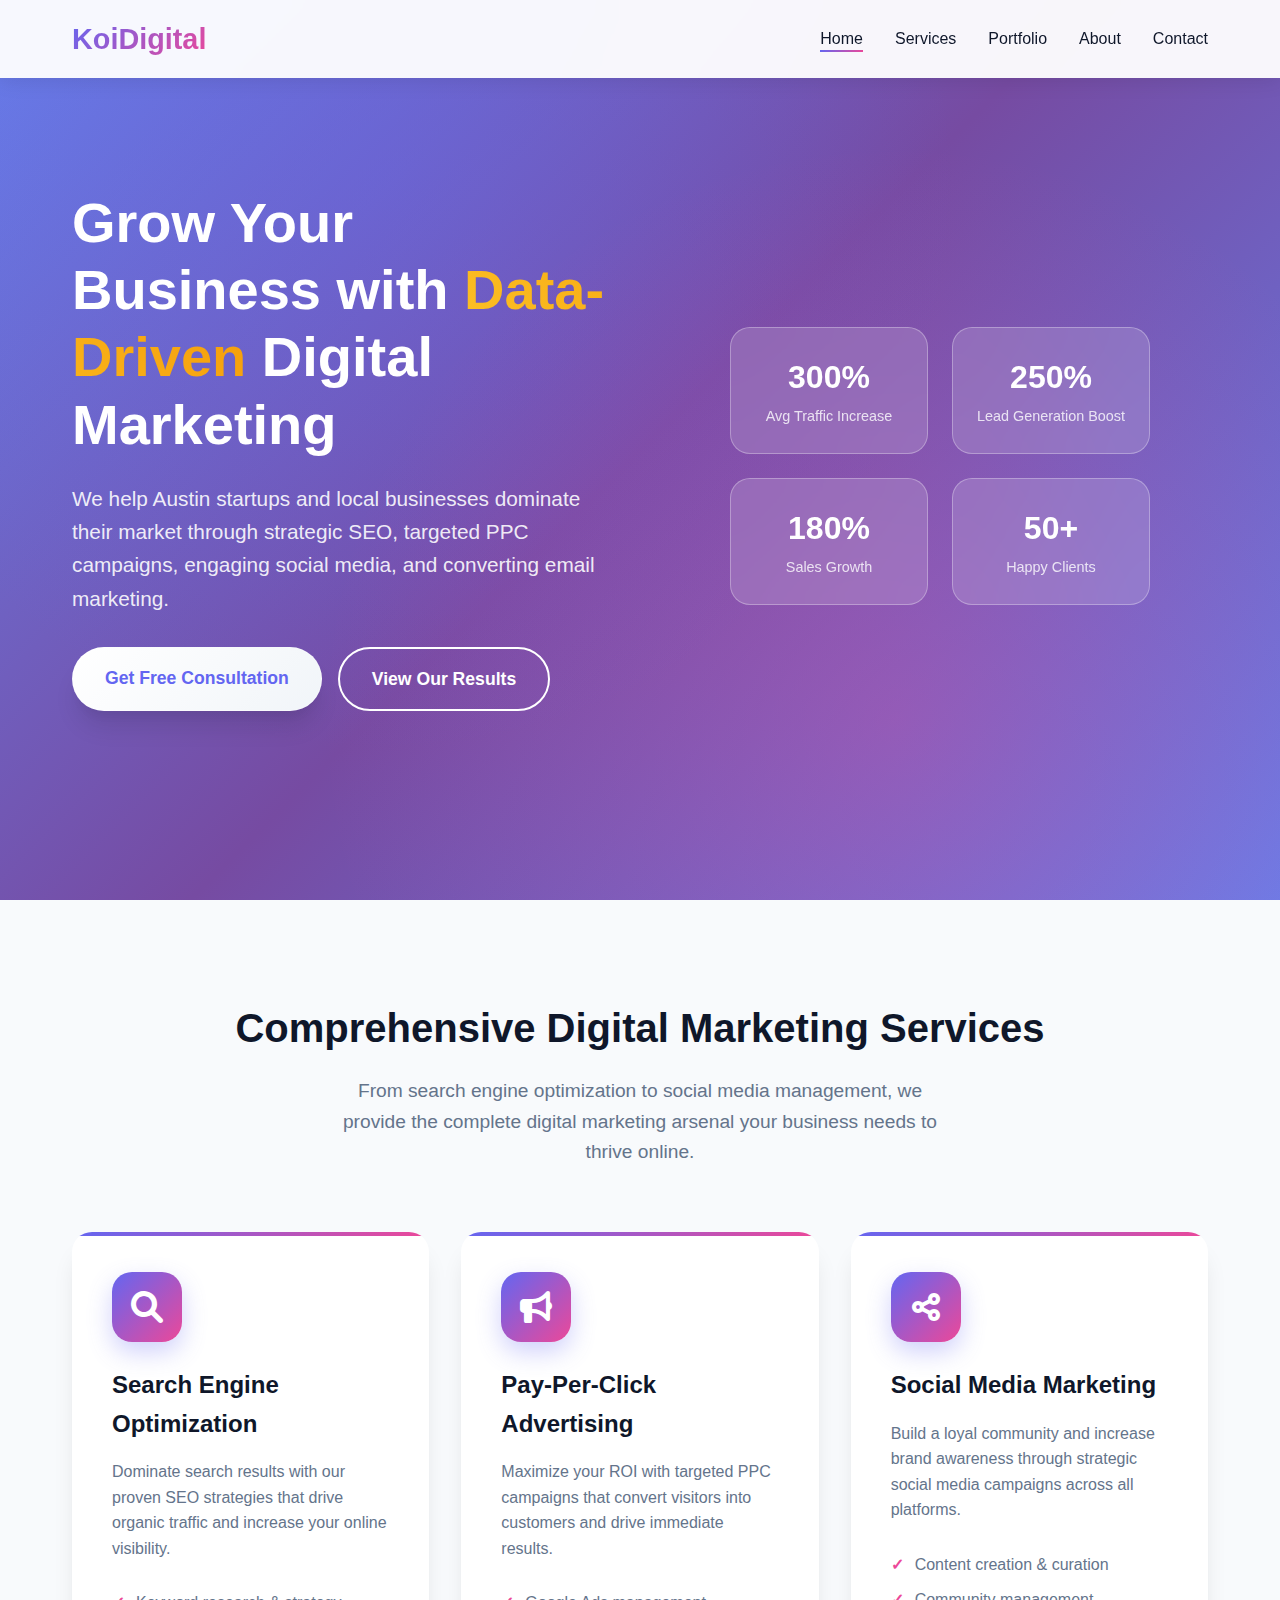
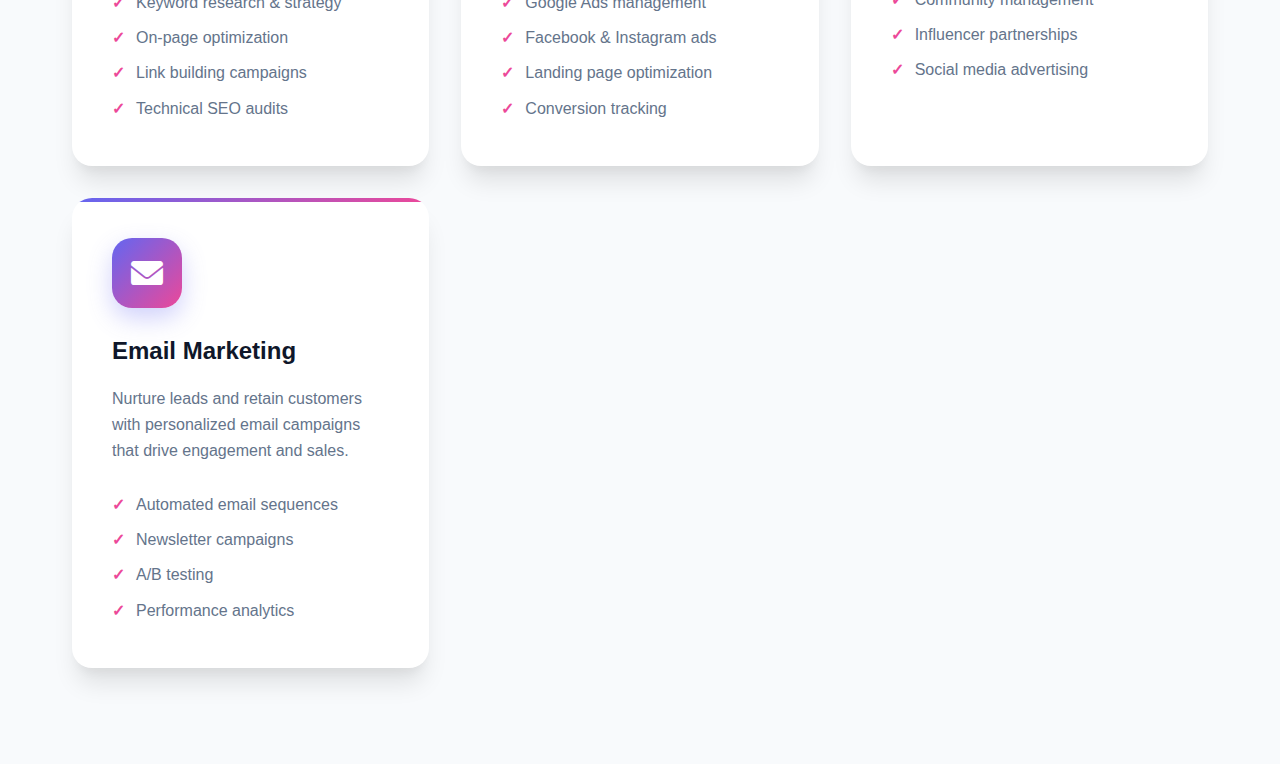
<file: mockup_ui/koi-digital-marketing-website.html>
<!DOCTYPE html>
<html lang="en">
<head>
    <meta charset="UTF-8">
    <meta name="viewport" content="width=device-width, initial-scale=1.0">
    <title>Koi Digital Marketing - Austin's Premier Digital Marketing Agency</title>
    <meta name="description" content="Boost your business with expert digital marketing services in Austin, Texas. SEO, PPC, Social Media & Email Marketing for startups and local businesses.">
    <link href="https://cdnjs.cloudflare.com/ajax/libs/font-awesome/6.0.0/css/all.min.css" rel="stylesheet">
    <style>
        :root {
            --primary-color: #6366f1;
            --secondary-color: #0f172a;
            --accent-color: #ec4899;
            --success-color: #10b981;
            --dark-color: #0f172a;
            --light-gray: #f8fafc;
            --medium-gray: #64748b;
            --white: #ffffff;
            --gradient: linear-gradient(135deg, var(--primary-color), var(--accent-color));
            --gradient-alt: linear-gradient(135deg, #667eea 0%, #764ba2 100%);
            --shadow: 0 20px 25px -5px rgba(0, 0, 0, 0.1), 0 10px 10px -5px rgba(0, 0, 0, 0.04);
            --shadow-lg: 0 25px 50px -12px rgba(0, 0, 0, 0.25);
            --transition: all 0.3s cubic-bezier(0.4, 0, 0.2, 1);
        }

        * {
            margin: 0;
            padding: 0;
            box-sizing: border-box;
        }

        body {
            font-family: 'Segoe UI', Tahoma, Geneva, Verdana, sans-serif;
            line-height: 1.6;
            color: var(--dark-color);
            overflow-x: hidden;
        }

        /* Navigation */
        nav {
            position: fixed;
            top: 0;
            width: 100%;
            background: rgba(255, 255, 255, 0.95);
            backdrop-filter: blur(10px);
            z-index: 1000;
            padding: 1rem 0;
            transition: var(--transition);
            box-shadow: 0 2px 20px rgba(0,0,0,0.1);
        }

        nav.scrolled {
            padding: 0.5rem 0;
            background: rgba(255, 255, 255, 0.98);
        }

        .nav-container {
            max-width: 1200px;
            margin: 0 auto;
            display: flex;
            justify-content: space-between;
            align-items: center;
            padding: 0 2rem;
        }

        .logo {
            font-size: 1.8rem;
            font-weight: bold;
            background: var(--gradient);
            -webkit-background-clip: text;
            -webkit-text-fill-color: transparent;
            background-clip: text;
        }

        .nav-links {
            display: flex;
            list-style: none;
            gap: 2rem;
        }

        .nav-links a {
            text-decoration: none;
            color: var(--dark-color);
            font-weight: 500;
            transition: var(--transition);
            position: relative;
        }

        .nav-links a:hover {
            color: var(--primary-color);
        }

        .nav-links a.active::after {
            content: '';
            position: absolute;
            bottom: -5px;
            left: 0;
            width: 100%;
            height: 2px;
            background: var(--gradient);
        }

        .nav-toggle {
            display: none;
            flex-direction: column;
            cursor: pointer;
        }

        .nav-toggle span {
            width: 25px;
            height: 3px;
            background: var(--dark-color);
            margin: 3px 0;
            transition: var(--transition);
        }

        /* Hero Section */
        .hero {
            min-height: 100vh;
            background: linear-gradient(135deg, #667eea 0%, #764ba2 50%, #667eea 100%);
            display: flex;
            align-items: center;
            position: relative;
            overflow: hidden;
        }

        .hero::before {
            content: '';
            position: absolute;
            top: 0;
            left: 0;
            right: 0;
            bottom: 0;
            background: radial-gradient(circle at 30% 20%, rgba(99, 102, 241, 0.3) 0%, transparent 50%),
                        radial-gradient(circle at 70% 80%, rgba(236, 72, 153, 0.3) 0%, transparent 50%);
        }

        .hero-content {
            max-width: 1200px;
            margin: 0 auto;
            padding: 0 2rem;
            display: grid;
            grid-template-columns: 1fr 1fr;
            gap: 4rem;
            align-items: center;
            position: relative;
            z-index: 2;
        }

        .hero-text h1 {
            font-size: 3.5rem;
            color: var(--white);
            margin-bottom: 1.5rem;
            line-height: 1.2;
            animation: fadeInUp 1s ease;
        }

        .hero-text .highlight {
            background: linear-gradient(45deg, #fbbf24, #f59e0b);
            -webkit-background-clip: text;
            -webkit-text-fill-color: transparent;
            background-clip: text;
            font-weight: 700;
        }

        .hero-text p {
            font-size: 1.3rem;
            color: rgba(255, 255, 255, 0.9);
            margin-bottom: 2rem;
            animation: fadeInUp 1s ease 0.2s both;
        }

        .cta-buttons {
            display: flex;
            gap: 1rem;
            animation: fadeInUp 1s ease 0.4s both;
        }

        .btn {
            padding: 1rem 2rem;
            border: none;
            border-radius: 50px;
            font-size: 1.1rem;
            font-weight: 600;
            cursor: pointer;
            transition: var(--transition);
            text-decoration: none;
            display: inline-block;
            text-align: center;
        }

        .btn-primary {
            background: linear-gradient(135deg, var(--white), #f1f5f9);
            color: var(--primary-color);
            box-shadow: var(--shadow);
            border: 1px solid rgba(255, 255, 255, 0.3);
        }

        .btn-primary:hover {
            transform: translateY(-2px);
            box-shadow: var(--shadow-lg);
            background: var(--white);
        }

        .btn-secondary {
            background: transparent;
            color: var(--white);
            border: 2px solid var(--white);
        }

        .btn-secondary:hover {
            background: var(--white);
            color: var(--primary-color);
        }

        .hero-visual {
            display: flex;
            justify-content: center;
            align-items: center;
            animation: fadeInRight 1s ease 0.6s both;
        }

        .stats-grid {
            display: grid;
            grid-template-columns: repeat(2, 1fr);
            gap: 1.5rem;
            margin-top: 2rem;
        }

        .stat-card {
            background: rgba(255, 255, 255, 0.15);
            padding: 1.5rem;
            border-radius: 20px;
            text-align: center;
            backdrop-filter: blur(20px);
            border: 1px solid rgba(255, 255, 255, 0.3);
            transition: var(--transition);
        }

        .stat-card:hover {
            background: rgba(255, 255, 255, 0.2);
            transform: translateY(-5px);
        }

        .stat-number {
            font-size: 2rem;
            font-weight: bold;
            color: var(--white);
            display: block;
        }

        .stat-label {
            color: rgba(255, 255, 255, 0.8);
            font-size: 0.9rem;
        }

        /* Services Section */
        .services {
            padding: 6rem 0;
            background: var(--light-gray);
        }

        .container {
            max-width: 1200px;
            margin: 0 auto;
            padding: 0 2rem;
        }

        .section-header {
            text-align: center;
            margin-bottom: 4rem;
        }

        .section-header h2 {
            font-size: 2.5rem;
            color: var(--dark-color);
            margin-bottom: 1rem;
        }

        .section-header p {
            font-size: 1.2rem;
            color: var(--medium-gray);
            max-width: 600px;
            margin: 0 auto;
        }

        .services-grid {
            display: grid;
            grid-template-columns: repeat(auto-fit, minmax(280px, 1fr));
            gap: 2rem;
        }

        .service-card {
            background: var(--white);
            padding: 2.5rem;
            border-radius: 20px;
            box-shadow: var(--shadow);
            transition: var(--transition);
            position: relative;
            overflow: hidden;
        }

        .service-card::before {
            content: '';
            position: absolute;
            top: 0;
            left: 0;
            width: 100%;
            height: 4px;
            background: var(--gradient);
        }

        .service-card:hover {
            transform: translateY(-8px);
            box-shadow: var(--shadow-lg);
        }

        .service-icon {
            width: 70px;
            height: 70px;
            background: var(--gradient);
            border-radius: 20px;
            display: flex;
            align-items: center;
            justify-content: center;
            margin-bottom: 1.5rem;
            box-shadow: 0 10px 25px rgba(99, 102, 241, 0.3);
        }

        .service-icon i {
            font-size: 2rem;
            color: var(--white);
        }

        .service-card h3 {
            font-size: 1.5rem;
            color: var(--dark-color);
            margin-bottom: 1rem;
        }

        .service-card p {
            color: var(--medium-gray);
            line-height: 1.6;
            margin-bottom: 1.5rem;
        }

        .service-features {
            list-style: none;
        }

        .service-features li {
            padding: 0.3rem 0;
            color: var(--medium-gray);
            position: relative;
            padding-left: 1.5rem;
        }

        .service-features li::before {
            content: '✓';
            position: absolute;
            left: 0;
            color: var(--accent-color);
            font-weight: bold;
        }

        /* Portfolio Section */
        .portfolio {
            padding: 6rem 0;
            background: var(--white);
        }

        .portfolio-grid {
            display: grid;
            gap: 3rem;
        }

        .case-study {
            display: grid;
            grid-template-columns: 1fr 1fr;
            gap: 3rem;
            align-items: center;
            padding: 3rem;
            background: var(--light-gray);
            border-radius: 20px;
            position: relative;
            overflow: hidden;
        }

        .case-study:nth-child(even) {
            background: linear-gradient(135deg, var(--primary-color), var(--accent-color));
            color: var(--white);
        }

        .case-study:nth-child(even) .case-study-content h3,
        .case-study:nth-child(even) .case-study-content p {
            color: var(--white);
        }

        .case-study:nth-child(even) .results-grid .result-item h4 {
            color: var(--white);
        }

        .case-study-content h3 {
            font-size: 1.8rem;
            margin-bottom: 1rem;
            color: var(--dark-color);
        }

        .case-study-content p {
            color: var(--medium-gray);
            margin-bottom: 2rem;
            line-height: 1.6;
        }

        .results-grid {
            display: grid;
            grid-template-columns: repeat(2, 1fr);
            gap: 1.5rem;
        }

        .result-item {
            text-align: center;
        }

        .result-item h4 {
            font-size: 2rem;
            color: var(--primary-color);
            margin-bottom: 0.5rem;
        }

        .result-item p {
            font-size: 0.9rem;
            opacity: 0.8;
        }

        .case-study-visual {
            display: flex;
            justify-content: center;
            align-items: center;
            min-height: 250px;
            background: rgba(0, 0, 0, 0.05);
            border-radius: 15px;
            position: relative;
        }

        .case-study-visual::before {
            content: '📊';
            font-size: 4rem;
            opacity: 0.3;
        }

        /* About Section */
        .about {
            padding: 6rem 0;
            background: var(--dark-color);
            color: var(--white);
        }

        .about-content {
            display: grid;
            grid-template-columns: 1fr 2fr;
            gap: 4rem;
            align-items: center;
        }

        .about-image {
            width: 300px;
            height: 300px;
            border-radius: 50%;
            background: var(--gradient);
            display: flex;
            align-items: center;
            justify-content: center;
            font-size: 6rem;
            margin: 0 auto;
        }

        .about-text h2 {
            font-size: 2.5rem;
            margin-bottom: 1.5rem;
        }

        .about-text p {
            font-size: 1.1rem;
            line-height: 1.8;
            margin-bottom: 1.5rem;
            color: rgba(255, 255, 255, 0.9);
        }

        .skills-grid {
            display: grid;
            grid-template-columns: repeat(2, 1fr);
            gap: 1rem;
            margin-top: 2rem;
        }

        .skill-item {
            background: rgba(255, 255, 255, 0.1);
            padding: 1rem;
            border-radius: 10px;
            text-align: center;
        }

        /* Contact Section */
        .contact {
            padding: 6rem 0;
            background: var(--light-gray);
        }

        .contact-content {
            display: grid;
            grid-template-columns: 1fr 1fr;
            gap: 4rem;
        }

        .contact-info h3 {
            font-size: 1.8rem;
            margin-bottom: 1.5rem;
            color: var(--dark-color);
        }

        .contact-info p {
            color: var(--medium-gray);
            margin-bottom: 2rem;
            line-height: 1.6;
        }

        .contact-details {
            list-style: none;
        }

        .contact-details li {
            display: flex;
            align-items: center;
            margin-bottom: 1rem;
            color: var(--medium-gray);
        }

        .contact-details i {
            width: 20px;
            color: var(--primary-color);
            margin-right: 1rem;
        }

        .contact-form {
            background: var(--white);
            padding: 2.5rem;
            border-radius: 20px;
            box-shadow: var(--shadow);
        }

        .form-group {
            margin-bottom: 1.5rem;
        }

        .form-group label {
            display: block;
            margin-bottom: 0.5rem;
            color: var(--dark-color);
            font-weight: 500;
        }

        .form-group input,
        .form-group textarea {
            width: 100%;
            padding: 1rem;
            border: 2px solid #e0e0e0;
            border-radius: 10px;
            font-size: 1rem;
            transition: var(--transition);
        }

        .form-group input:focus,
        .form-group textarea:focus {
            outline: none;
            border-color: var(--primary-color);
            box-shadow: 0 0 0 3px rgba(255, 107, 53, 0.1);
        }

        .form-group textarea {
            height: 120px;
            resize: vertical;
        }

        /* Footer */
        footer {
            background: var(--dark-color);
            color: var(--white);
            padding: 3rem 0 1rem;
        }

        .footer-content {
            max-width: 1200px;
            margin: 0 auto;
            padding: 0 2rem;
            text-align: center;
        }

        .footer-content p {
            margin-bottom: 1rem;
            color: rgba(255, 255, 255, 0.7);
        }

        .social-links {
            display: flex;
            justify-content: center;
            gap: 1rem;
            margin-bottom: 2rem;
        }

        .social-links a {
            width: 40px;
            height: 40px;
            background: var(--gradient);
            border-radius: 50%;
            display: flex;
            align-items: center;
            justify-content: center;
            color: var(--white);
            text-decoration: none;
            transition: var(--transition);
        }

        .social-links a:hover {
            transform: translateY(-3px);
            box-shadow: 0 5px 15px rgba(255, 107, 53, 0.4);
        }

        /* Animations */
        @keyframes fadeInUp {
            from {
                opacity: 0;
                transform: translateY(30px);
            }
            to {
                opacity: 1;
                transform: translateY(0);
            }
        }

        @keyframes fadeInRight {
            from {
                opacity: 0;
                transform: translateX(30px);
            }
            to {
                opacity: 1;
                transform: translateX(0);
            }
        }

        /* Responsive Design */
        @media (max-width: 768px) {
            .nav-links {
                display: none;
            }

            .nav-toggle {
                display: flex;
            }

            .hero-content {
                grid-template-columns: 1fr;
                text-align: center;
            }

            .hero-text h1 {
                font-size: 2.5rem;
            }

            .cta-buttons {
                flex-direction: column;
                align-items: center;
            }

            .case-study {
                grid-template-columns: 1fr;
                text-align: center;
            }

            .about-content {
                grid-template-columns: 1fr;
                text-align: center;
            }

            .contact-content {
                grid-template-columns: 1fr;
            }

            .skills-grid {
                grid-template-columns: 1fr;
            }

            .results-grid {
                grid-template-columns: 1fr;
            }
        }

        /* Page Sections */
        .page-section {
            display: none;
        }

        .page-section.active {
            display: block;
        }

        /* Page-specific styles */
        .page-hero {
            padding: 8rem 0 4rem;
            background: var(--gradient);
            color: var(--white);
            text-align: center;
        }

        .page-hero h1 {
            font-size: 3rem;
            margin-bottom: 1rem;
        }

        .page-hero p {
            font-size: 1.2rem;
            opacity: 0.9;
        }

        .services-detail {
            padding: 4rem 0;
        }

        .service-detail-card {
            background: var(--white);
            padding: 3rem;
            border-radius: 20px;
            box-shadow: var(--shadow);
            margin-bottom: 2rem;
        }

        .service-detail-card h3 {
            color: var(--primary-color);
            font-size: 1.8rem;
            margin-bottom: 1rem;
        }

        .process-steps {
            display: grid;
            grid-template-columns: repeat(auto-fit, minmax(250px, 1fr));
            gap: 2rem;
            margin-top: 3rem;
        }

        .process-step {
            text-align: center;
            padding: 2rem;
        }

        .step-number {
            width: 60px;
            height: 60px;
            background: var(--gradient);
            color: var(--white);
            border-radius: 50%;
            display: flex;
            align-items: center;
            justify-content: center;
            font-size: 1.5rem;
            font-weight: bold;
            margin: 0 auto 1rem;
        }
    </style>
</head>
<body>
    <!-- Navigation -->
    <nav id="navbar">
        <div class="nav-container">
            <div class="logo">KoiDigital</div>
            <ul class="nav-links">
                <li><a href="#" onclick="showPage('home')" class="active">Home</a></li>
                <li><a href="#" onclick="showPage('services')">Services</a></li>
                <li><a href="#" onclick="showPage('portfolio')">Portfolio</a></li>
                <li><a href="#" onclick="showPage('about')">About</a></li>
                <li><a href="#" onclick="showPage('contact')">Contact</a></li>
            </ul>
            <div class="nav-toggle">
                <span></span>
                <span></span>
                <span></span>
            </div>
        </div>
    </nav>

    <!-- HOME PAGE -->
    <div id="home" class="page-section active">
        <!-- Hero Section -->
        <section class="hero">
            <div class="hero-content">
                <div class="hero-text">
                    <h1>Grow Your Business with <span class="highlight">Data-Driven</span> Digital Marketing</h1>
                    <p>We help Austin startups and local businesses dominate their market through strategic SEO, targeted PPC campaigns, engaging social media, and converting email marketing.</p>
                    <div class="cta-buttons">
                        <a href="#" onclick="showPage('contact')" class="btn btn-primary">Get Free Consultation</a>
                        <a href="#" onclick="showPage('portfolio')" class="btn btn-secondary">View Our Results</a>
                    </div>
                </div>
                <div class="hero-visual">
                    <div class="stats-grid">
                        <div class="stat-card">
                            <span class="stat-number">300%</span>
                            <span class="stat-label">Avg Traffic Increase</span>
                        </div>
                        <div class="stat-card">
                            <span class="stat-number">250%</span>
                            <span class="stat-label">Lead Generation Boost</span>
                        </div>
                        <div class="stat-card">
                            <span class="stat-number">180%</span>
                            <span class="stat-label">Sales Growth</span>
                        </div>
                        <div class="stat-card">
                            <span class="stat-number">50+</span>
                            <span class="stat-label">Happy Clients</span>
                        </div>
                    </div>
                </div>
            </div>
        </section>

        <!-- Services Overview -->
        <section class="services">
            <div class="container">
                <div class="section-header">
                    <h2>Comprehensive Digital Marketing Services</h2>
                    <p>From search engine optimization to social media management, we provide the complete digital marketing arsenal your business needs to thrive online.</p>
                </div>
                <div class="services-grid">
                    <div class="service-card">
                        <div class="service-icon">
                            <i class="fas fa-search"></i>
                        </div>
                        <h3>Search Engine Optimization</h3>
                        <p>Dominate search results with our proven SEO strategies that drive organic traffic and increase your online visibility.</p>
                        <ul class="service-features">
                            <li>Keyword research & strategy</li>
                            <li>On-page optimization</li>
                            <li>Link building campaigns</li>
                            <li>Technical SEO audits</li>
                        </ul>
                    </div>
                    <div class="service-card">
                        <div class="service-icon">
                            <i class="fas fa-bullhorn"></i>
                        </div>
                        <h3>Pay-Per-Click Advertising</h3>
                        <p>Maximize your ROI with targeted PPC campaigns that convert visitors into customers and drive immediate results.</p>
                        <ul class="service-features">
                            <li>Google Ads management</li>
                            <li>Facebook & Instagram ads</li>
                            <li>Landing page optimization</li>
                            <li>Conversion tracking</li>
                        </ul>
                    </div>
                    <div class="service-card">
                        <div class="service-icon">
                            <i class="fas fa-share-alt"></i>
                        </div>
                        <h3>Social Media Marketing</h3>
                        <p>Build a loyal community and increase brand awareness through strategic social media campaigns across all platforms.</p>
                        <ul class="service-features">
                            <li>Content creation & curation</li>
                            <li>Community management</li>
                            <li>Influencer partnerships</li>
                            <li>Social media advertising</li>
                        </ul>
                    </div>
                    <div class="service-card">
                        <div class="service-icon">
                            <i class="fas fa-envelope"></i>
                        </div>
                        <h3>Email Marketing</h3>
                        <p>Nurture leads and retain customers with personalized email campaigns that drive engagement and sales.</p>
                        <ul class="service-features">
                            <li>Automated email sequences</li>
                            <li>Newsletter campaigns</li>
                            <li>A/B testing</li>
                            <li>Performance analytics</li>
                        </ul>
                    </div>
                </div>
            </div>
        </section>
    </div>

    <!-- SERVICES PAGE -->
    <div id="services" class="page-section">
        <div class="page-hero">
            <div class="container">
                <h1>Our Digital Marketing Services</h1>
                <p>Comprehensive solutions designed to grow your business and maximize your online presence</p>
            </div>
        </div>
        
        <div class="services-detail">
            <div class="container">
                <div class="service-detail-card">
                    <h3><i class="fas fa-search"></i> Search Engine Optimization (SEO)</h3>
                    <p>Our SEO strategies are built on data, research, and proven methodologies that deliver sustainable organic growth. We don't just improve your rankings – we transform your entire online presence.</p>
                    
                    <div class="process-steps">
                        <div class="process-step">
                            <div class="step-number">1</div>
                            <h4>SEO Audit</h4>
                            <p>Comprehensive analysis of your current SEO performance and competitive landscape</p>
                        </div>
                        <div class="process-step">
                            <div class="step-number">2</div>
                            <h4>Strategy Development</h4>
                            <p>Custom SEO roadmap based on your business goals and market opportunities</p>
                        </div>
                        <div class="process-step">
                            <div class="step-number">3</div>
                            <h4>Implementation</h4>
                            <p>Execute on-page optimization, content creation, and technical improvements</p>
                        </div>
                        <div class="process-step">
                            <div class="step-number">4</div>
                            <h4>Monitoring & Optimization</h4>
                            <p>Continuous tracking, reporting, and refinement for maximum results</p>
                        </div>
                    </div>
                </div>

                <div class="service-detail-card">
                    <h3><i class="fas fa-bullhorn"></i> Pay-Per-Click Advertising (PPC)</h3>
                    <p>Drive immediate traffic and conversions with our expertly managed PPC campaigns. We optimize every dollar spent to ensure maximum return on your advertising investment.</p>
                    
                    <div class="process-steps">
                        <div class="process-step">
                            <div class="step-number">1</div>
                            <h4>Campaign Strategy</h4>
                            <p>Develop targeted campaigns based on your audience and business objectives</p>
                        </div>
                        <div class="process-step">
                            <div class="step-number">2</div>
                            <h4>Ad Creation</h4>
                            <p>Craft compelling ad copy and visuals that drive clicks and conversions</p>
                        </div>
                        <div class="process-step">
                            <div class="step-number
</file>
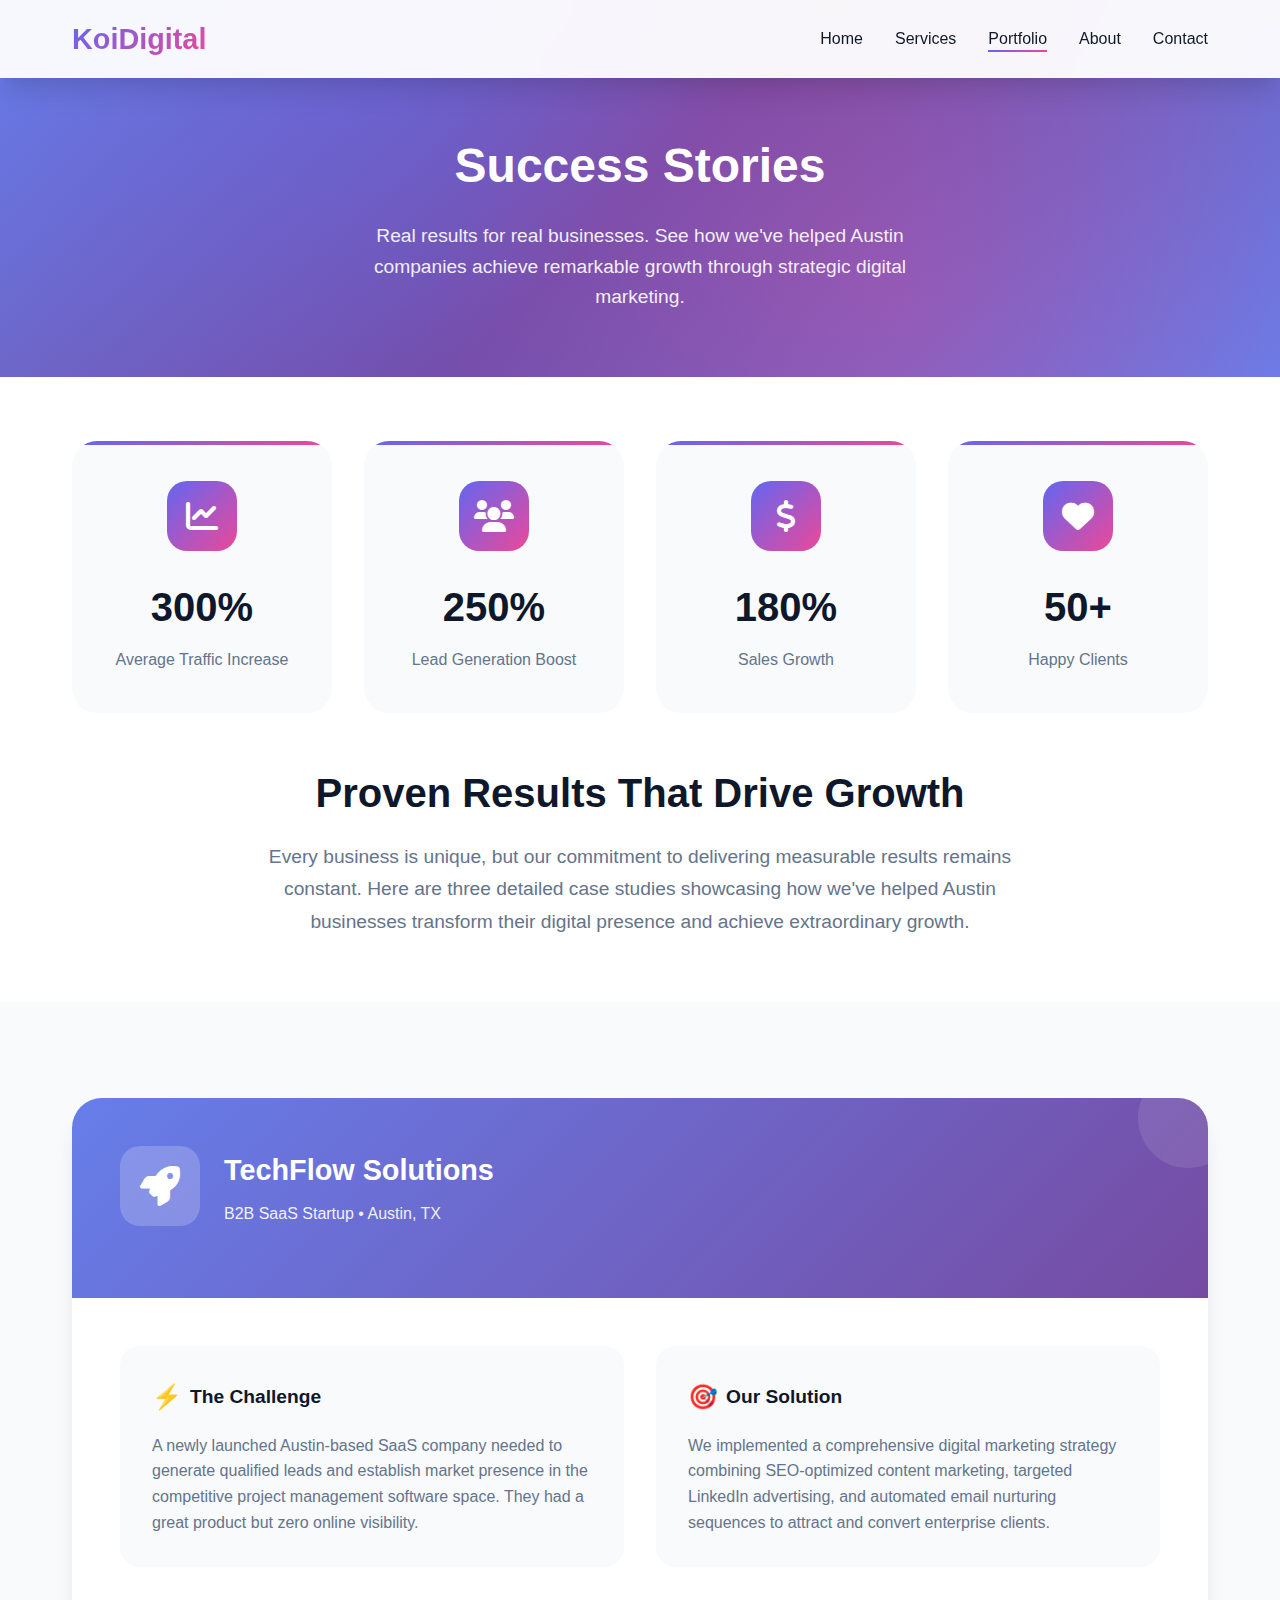
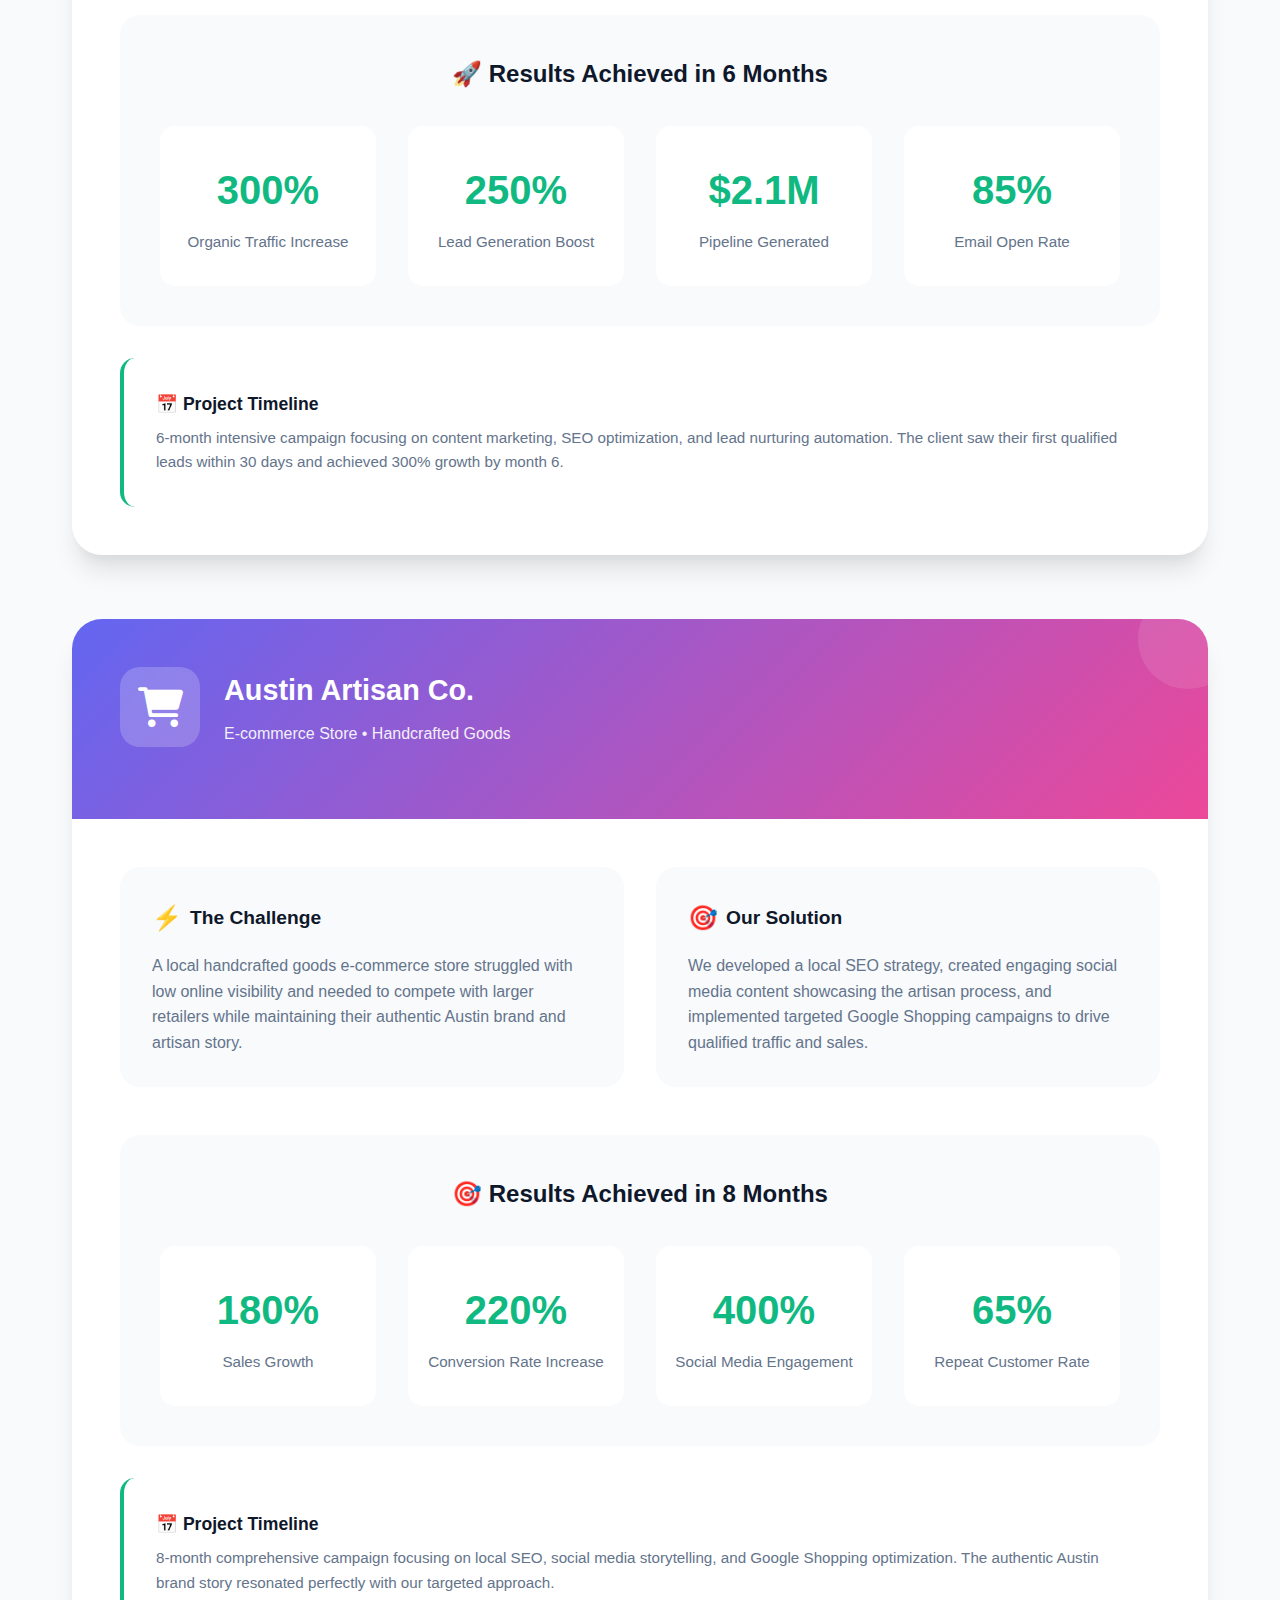
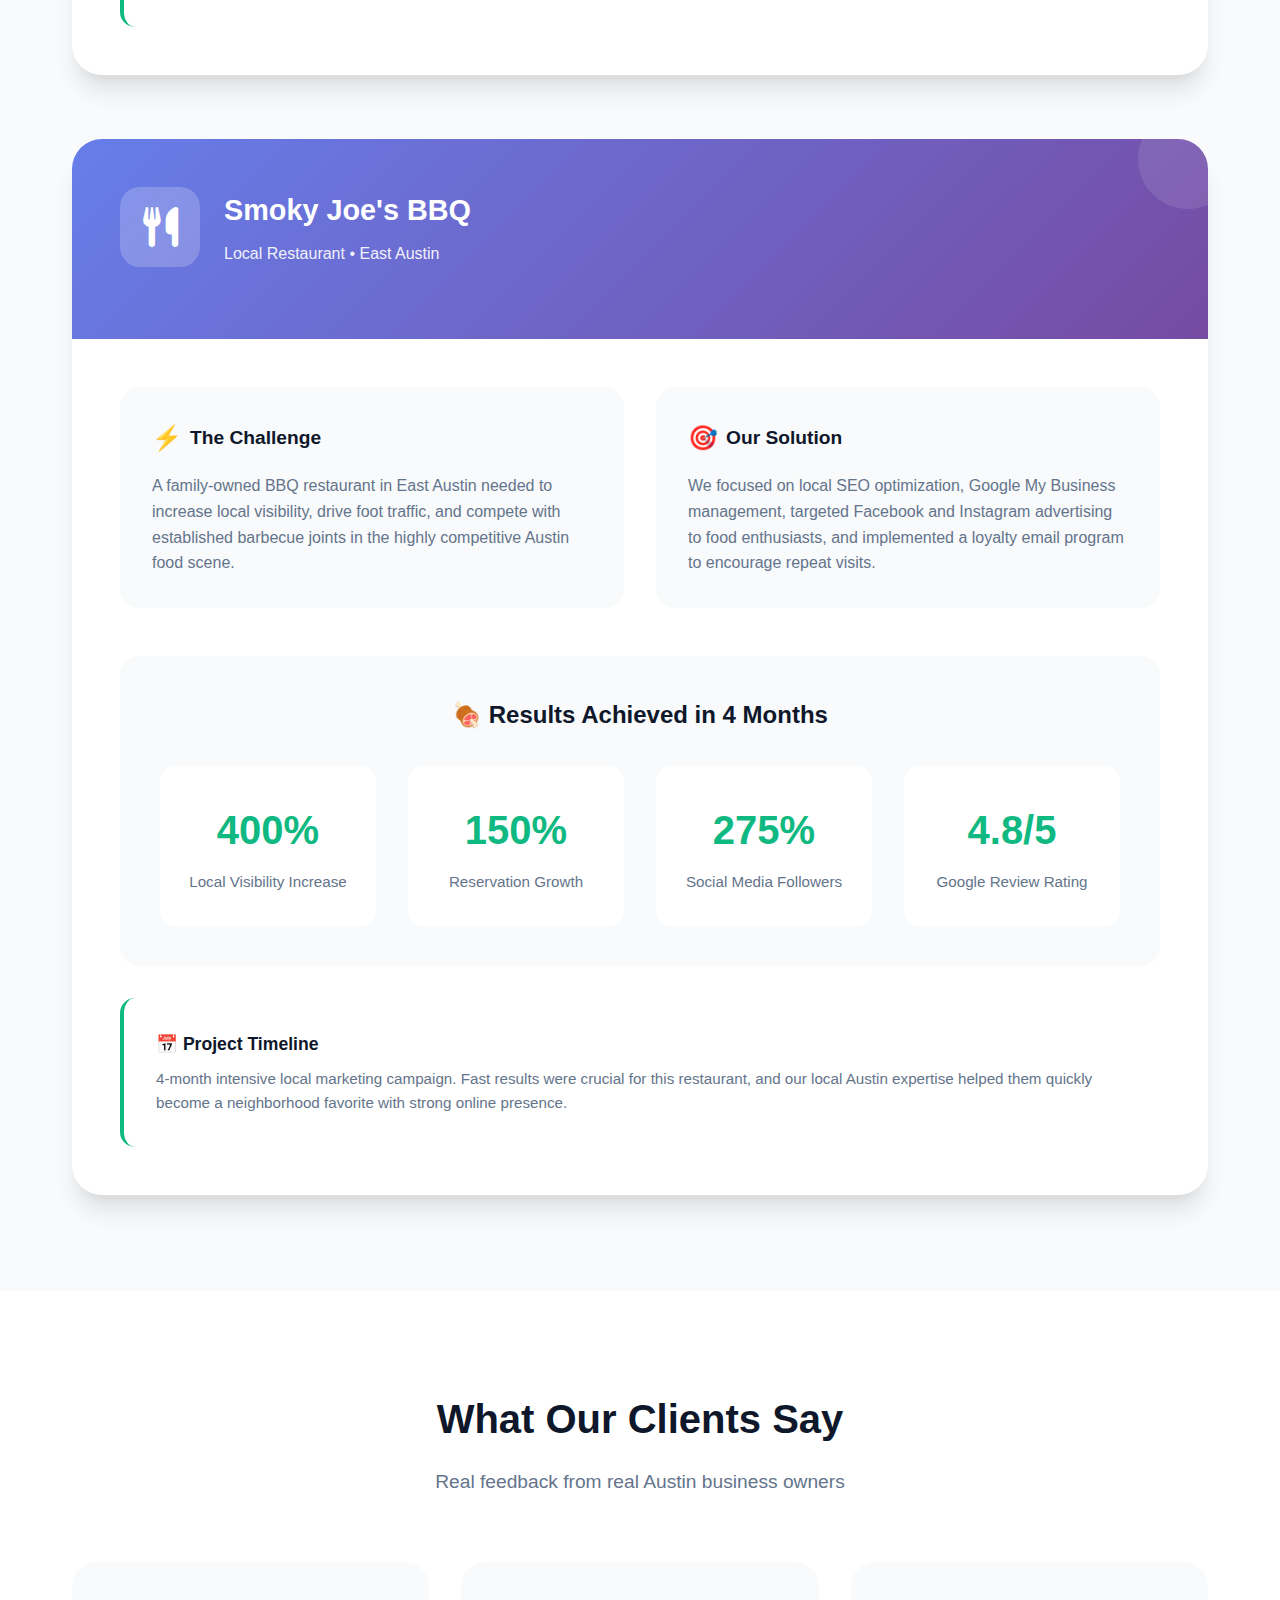
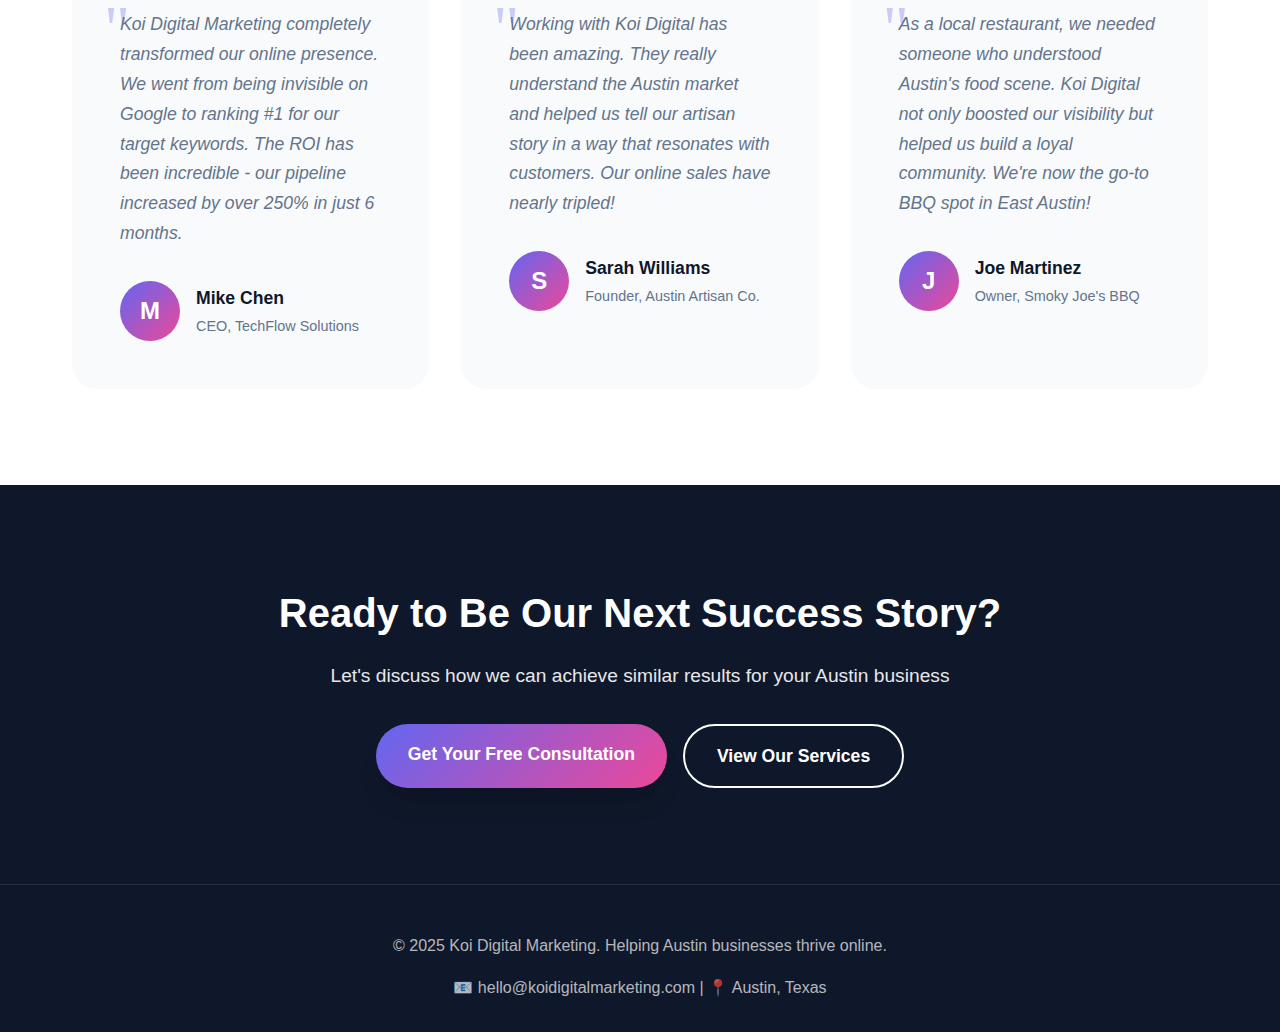
<file: mockup_ui/koi-portfolio-page.html>
<!DOCTYPE html>
<html lang="en">
<head>
    <meta charset="UTF-8">
    <meta name="viewport" content="width=device-width, initial-scale=1.0">
    <title>Portfolio & Success Stories - Koi Digital Marketing | Austin Results</title>
    <meta name="description" content="See real results from our Austin digital marketing campaigns. Case studies showing 300% traffic growth, 250% lead increases, and 180% sales growth for local businesses.">
    <link href="https://cdnjs.cloudflare.com/ajax/libs/font-awesome/6.0.0/css/all.min.css" rel="stylesheet">
    <style>
        :root {
            --primary-color: #6366f1;
            --secondary-color: #0f172a;
            --accent-color: #ec4899;
            --success-color: #10b981;
            --dark-color: #0f172a;
            --light-gray: #f8fafc;
            --medium-gray: #64748b;
            --white: #ffffff;
            --gradient: linear-gradient(135deg, var(--primary-color), var(--accent-color));
            --gradient-alt: linear-gradient(135deg, #667eea 0%, #764ba2 100%);
            --shadow: 0 20px 25px -5px rgba(0, 0, 0, 0.1), 0 10px 10px -5px rgba(0, 0, 0, 0.04);
            --shadow-lg: 0 25px 50px -12px rgba(0, 0, 0, 0.25);
            --transition: all 0.3s cubic-bezier(0.4, 0, 0.2, 1);
        }

        * {
            margin: 0;
            padding: 0;
            box-sizing: border-box;
        }

        body {
            font-family: 'Segoe UI', Tahoma, Geneva, Verdana, sans-serif;
            line-height: 1.6;
            color: var(--dark-color);
            overflow-x: hidden;
        }

        /* Navigation */
        nav {
            position: fixed;
            top: 0;
            width: 100%;
            background: rgba(255, 255, 255, 0.95);
            backdrop-filter: blur(20px);
            z-index: 1000;
            padding: 1rem 0;
            transition: var(--transition);
            box-shadow: var(--shadow);
        }

        .nav-container {
            max-width: 1200px;
            margin: 0 auto;
            display: flex;
            justify-content: space-between;
            align-items: center;
            padding: 0 2rem;
        }

        .logo {
            font-size: 1.8rem;
            font-weight: bold;
            background: var(--gradient);
            -webkit-background-clip: text;
            -webkit-text-fill-color: transparent;
            background-clip: text;
        }

        .nav-links {
            display: flex;
            list-style: none;
            gap: 2rem;
        }

        .nav-links a {
            text-decoration: none;
            color: var(--dark-color);
            font-weight: 500;
            transition: var(--transition);
            position: relative;
        }

        .nav-links a:hover {
            color: var(--primary-color);
        }

        .nav-links a.active::after {
            content: '';
            position: absolute;
            bottom: -5px;
            left: 0;
            width: 100%;
            height: 2px;
            background: var(--gradient);
        }

        /* Page Hero */
        .page-hero {
            padding: 8rem 0 4rem;
            background: linear-gradient(135deg, #667eea 0%, #764ba2 50%, #667eea 100%);
            color: var(--white);
            text-align: center;
            position: relative;
            overflow: hidden;
        }

        .page-hero::before {
            content: '';
            position: absolute;
            top: 0;
            left: 0;
            right: 0;
            bottom: 0;
            background: radial-gradient(circle at 30% 20%, rgba(99, 102, 241, 0.3) 0%, transparent 50%),
                        radial-gradient(circle at 70% 80%, rgba(236, 72, 153, 0.3) 0%, transparent 50%);
        }

        .container {
            max-width: 1200px;
            margin: 0 auto;
            padding: 0 2rem;
            position: relative;
            z-index: 2;
        }

        .page-hero h1 {
            font-size: 3rem;
            margin-bottom: 1rem;
            font-weight: 700;
        }

        .page-hero p {
            font-size: 1.2rem;
            opacity: 0.9;
            max-width: 600px;
            margin: 0 auto;
        }

        /* Stats Overview */
        .stats-overview {
            padding: 4rem 0;
            background: var(--white);
        }

        .stats-grid {
            display: grid;
            grid-template-columns: repeat(auto-fit, minmax(250px, 1fr));
            gap: 2rem;
            margin-bottom: 3rem;
        }

        .stat-card {
            background: var(--light-gray);
            padding: 2.5rem 2rem;
            border-radius: 25px;
            text-align: center;
            transition: var(--transition);
            position: relative;
            overflow: hidden;
        }

        .stat-card::before {
            content: '';
            position: absolute;
            top: 0;
            left: 0;
            width: 100%;
            height: 4px;
            background: var(--gradient);
        }

        .stat-card:hover {
            background: var(--white);
            box-shadow: var(--shadow);
            transform: translateY(-5px);
        }

        .stat-icon {
            width: 70px;
            height: 70px;
            background: var(--gradient);
            border-radius: 20px;
            display: flex;
            align-items: center;
            justify-content: center;
            margin: 0 auto 1.5rem;
            color: var(--white);
            font-size: 2rem;
        }

        .stat-number {
            font-size: 2.5rem;
            font-weight: 700;
            color: var(--dark-color);
            display: block;
            margin-bottom: 0.5rem;
        }

        .stat-label {
            color: var(--medium-gray);
            font-size: 1rem;
            font-weight: 500;
        }

        .stats-intro {
            text-align: center;
            max-width: 800px;
            margin: 0 auto;
        }

        .stats-intro h2 {
            font-size: 2.5rem;
            color: var(--dark-color);
            margin-bottom: 1rem;
            font-weight: 700;
        }

        .stats-intro p {
            font-size: 1.2rem;
            color: var(--medium-gray);
            line-height: 1.7;
        }

        /* Portfolio Section */
        .portfolio {
            padding: 6rem 0;
            background: var(--light-gray);
        }

        .portfolio-grid {
            display: grid;
            gap: 4rem;
        }

        .case-study {
            background: var(--white);
            border-radius: 30px;
            overflow: hidden;
            box-shadow: var(--shadow);
            transition: var(--transition);
        }

        .case-study:hover {
            transform: translateY(-8px);
            box-shadow: var(--shadow-lg);
        }

        .case-study:nth-child(even) .case-study-header {
            background: var(--gradient);
        }

        .case-study:nth-child(odd) .case-study-header {
            background: var(--gradient-alt);
        }

        .case-study-header {
            padding: 3rem;
            color: var(--white);
            position: relative;
            overflow: hidden;
        }

        .case-study-header::before {
            content: '';
            position: absolute;
            top: 0;
            right: 0;
            width: 100px;
            height: 100px;
            background: rgba(255, 255, 255, 0.1);
            border-radius: 50%;
            transform: translate(30px, -30px);
        }

        .client-info {
            display: flex;
            align-items: center;
            margin-bottom: 1.5rem;
        }

        .client-icon {
            width: 80px;
            height: 80px;
            background: rgba(255, 255, 255, 0.2);
            border-radius: 20px;
            display: flex;
            align-items: center;
            justify-content: center;
            margin-right: 1.5rem;
            font-size: 2.5rem;
        }

        .client-details h3 {
            font-size: 1.8rem;
            margin-bottom: 0.5rem;
            font-weight: 700;
        }

        .client-type {
            opacity: 0.9;
            font-size: 1rem;
            font-weight: 500;
        }

        .case-study-content {
            padding: 3rem;
        }

        .challenge-solution {
            display: grid;
            grid-template-columns: 1fr 1fr;
            gap: 2rem;
            margin-bottom: 3rem;
        }

        .challenge, .solution {
            background: var(--light-gray);
            padding: 2rem;
            border-radius: 20px;
        }

        .challenge h4, .solution h4 {
            font-size: 1.2rem;
            margin-bottom: 1rem;
            color: var(--dark-color);
            font-weight: 600;
            display: flex;
            align-items: center;
        }

        .challenge h4::before {
            content: '⚡';
            margin-right: 0.5rem;
            font-size: 1.5rem;
        }

        .solution h4::before {
            content: '🎯';
            margin-right: 0.5rem;
            font-size: 1.5rem;
        }

        .challenge p, .solution p {
            color: var(--medium-gray);
            line-height: 1.6;
        }

        .results-section {
            background: var(--light-gray);
            padding: 2.5rem;
            border-radius: 20px;
            margin-bottom: 2rem;
        }

        .results-header {
            text-align: center;
            margin-bottom: 2rem;
        }

        .results-header h4 {
            font-size: 1.5rem;
            color: var(--dark-color);
            margin-bottom: 0.5rem;
            font-weight: 600;
        }

        .results-grid {
            display: grid;
            grid-template-columns: repeat(auto-fit, minmax(200px, 1fr));
            gap: 2rem;
        }

        .result-item {
            text-align: center;
            background: var(--white);
            padding: 2rem 1rem;
            border-radius: 15px;
            transition: var(--transition);
        }

        .result-item:hover {
            transform: translateY(-3px);
            box-shadow: var(--shadow);
        }

        .result-item h5 {
            font-size: 2.5rem;
            color: var(--success-color);
            margin-bottom: 0.5rem;
            font-weight: 700;
        }

        .result-item p {
            color: var(--medium-gray);
            font-size: 0.95rem;
            font-weight: 500;
        }

        .timeline {
            background: var(--white);
            padding: 2rem;
            border-radius: 15px;
            border-left: 4px solid var(--success-color);
        }

        .timeline h4 {
            color: var(--dark-color);
            margin-bottom: 0.5rem;
            font-size: 1.1rem;
            font-weight: 600;
        }

        .timeline p {
            color: var(--medium-gray);
            font-size: 0.95rem;
        }

        /* Testimonial Section */
        .testimonials {
            padding: 6rem 0;
            background: var(--white);
        }

        .testimonial-grid {
            display: grid;
            grid-template-columns: repeat(auto-fit, minmax(350px, 1fr));
            gap: 2rem;
        }

        .testimonial-card {
            background: var(--light-gray);
            padding: 3rem;
            border-radius: 25px;
            position: relative;
            transition: var(--transition);
        }

        .testimonial-card:hover {
            background: var(--white);
            box-shadow: var(--shadow);
            transform: translateY(-5px);
        }

        .testimonial-card::before {
            content: '"';
            position: absolute;
            top: 1rem;
            left: 2rem;
            font-size: 4rem;
            color: var(--primary-color);
            opacity: 0.3;
            font-family: serif;
        }

        .testimonial-text {
            font-size: 1.1rem;
            color: var(--medium-gray);
            line-height: 1.7;
            margin-bottom: 2rem;
            font-style: italic;
        }

        .testimonial-author {
            display: flex;
            align-items: center;
        }

        .author-avatar {
            width: 60px;
            height: 60px;
            background: var(--gradient);
            border-radius: 50%;
            display: flex;
            align-items: center;
            justify-content: center;
            margin-right: 1rem;
            color: var(--white);
            font-size: 1.5rem;
            font-weight: bold;
        }

        .author-info h5 {
            color: var(--dark-color);
            font-size: 1.1rem;
            margin-bottom: 0.2rem;
            font-weight: 600;
        }

        .author-info p {
            color: var(--medium-gray);
            font-size: 0.9rem;
        }

        /* CTA Section */
        .cta-section {
            padding: 6rem 0;
            background: var(--dark-color);
            color: var(--white);
            text-align: center;
        }

        .cta-section h2 {
            font-size: 2.5rem;
            margin-bottom: 1rem;
            font-weight: 700;
        }

        .cta-section p {
            font-size: 1.2rem;
            margin-bottom: 2rem;
            opacity: 0.9;
        }

        .cta-buttons {
            display: flex;
            gap: 1rem;
            justify-content: center;
            flex-wrap: wrap;
        }

        /* Buttons */
        .btn {
            padding: 1rem 2rem;
            border: none;
            border-radius: 50px;
            font-size: 1.1rem;
            font-weight: 600;
            cursor: pointer;
            transition: var(--transition);
            text-decoration: none;
            display: inline-block;
            text-align: center;
        }

        .btn-primary {
            background: var(--gradient);
            color: var(--white);
            box-shadow: var(--shadow);
        }

        .btn-primary:hover {
            transform: translateY(-2px);
            box-shadow: var(--shadow-lg);
        }

        .btn-secondary {
            background: transparent;
            color: var(--white);
            border: 2px solid var(--white);
        }

        .btn-secondary:hover {
            background: var(--white);
            color: var(--dark-color);
        }

        /* Footer */
        footer {
            background: var(--dark-color);
            color: var(--white);
            padding: 3rem 0 1rem;
            border-top: 1px solid rgba(255, 255, 255, 0.1);
        }

        .footer-content {
            max-width: 1200px;
            margin: 0 auto;
            padding: 0 2rem;
            text-align: center;
        }

        .footer-content p {
            margin-bottom: 1rem;
            color: rgba(255, 255, 255, 0.7);
        }

        /* Responsive Design */
        @media (max-width: 768px) {
            .nav-links {
                display: none;
            }

            .page-hero h1 {
                font-size: 2.2rem;
            }

            .stats-grid {
                grid-template-columns: 1fr;
            }

            .challenge-solution {
                grid-template-columns: 1fr;
            }

            .results-grid {
                grid-template-columns: repeat(2, 1fr);
            }

            .testimonial-grid {
                grid-template-columns: 1fr;
            }

            .cta-buttons {
                flex-direction: column;
                align-items: center;
            }

            .client-info {
                flex-direction: column;
                text-align: center;
            }

            .client-icon {
                margin-right: 0;
                margin-bottom: 1rem;
            }
        }

        @media (max-width: 480px) {
            .case-study-header {
                padding: 2rem;
            }

            .case-study-content {
                padding: 2rem;
            }

            .results-grid {
                grid-template-columns: 1fr;
            }

            .testimonial-card {
                padding: 2rem;
            }
        }
    </style>
</head>
<body>
    <!-- Navigation -->
    <nav>
        <div class="nav-container">
            <div class="logo">KoiDigital</div>
            <ul class="nav-links">
                <li><a href="index.html">Home</a></li>
                <li><a href="services.html">Services</a></li>
                <li><a href="portfolio.html" class="active">Portfolio</a></li>
                <li><a href="about.html">About</a></li>
                <li><a href="contact.html">Contact</a></li>
            </ul>
        </div>
    </nav>

    <!-- Page Hero -->
    <section class="page-hero">
        <div class="container">
            <h1>Success Stories</h1>
            <p>Real results for real businesses. See how we've helped Austin companies achieve remarkable growth through strategic digital marketing.</p>
        </div>
    </section>

    <!-- Stats Overview -->
    <section class="stats-overview">
        <div class="container">
            <div class="stats-grid">
                <div class="stat-card">
                    <div class="stat-icon">
                        <i class="fas fa-chart-line"></i>
                    </div>
                    <span class="stat-number">300%</span>
                    <span class="stat-label">Average Traffic Increase</span>
                </div>
                <div class="stat-card">
                    <div class="stat-icon">
                        <i class="fas fa-users"></i>
                    </div>
                    <span class="stat-number">250%</span>
                    <span class="stat-label">Lead Generation Boost</span>
                </div>
                <div class="stat-card">
                    <div class="stat-icon">
                        <i class="fas fa-dollar-sign"></i>
                    </div>
                    <span class="stat-number">180%</span>
                    <span class="stat-label">Sales Growth</span>
                </div>
                <div class="stat-card">
                    <div class="stat-icon">
                        <i class="fas fa-heart"></i>
                    </div>
                    <span class="stat-number">50+</span>
                    <span class="stat-label">Happy Clients</span>
                </div>
            </div>
            
            <div class="stats-intro">
                <h2>Proven Results That Drive Growth</h2>
                <p>Every business is unique, but our commitment to delivering measurable results remains constant. Here are three detailed case studies showcasing how we've helped Austin businesses transform their digital presence and achieve extraordinary growth.</p>
            </div>
        </div>
    </section>

    <!-- Portfolio Cases -->
    <section class="portfolio">
        <div class="container">
            <div class="portfolio-grid">
                <!-- Case Study 1: Tech Startup -->
                <div class="case-study">
                    <div class="case-study-header">
                        <div class="client-info">
                            <div class="client-icon">
                                <i class="fas fa-rocket"></i>
                            </div>
                            <div class="client-details">
                                <h3>TechFlow Solutions</h3>
                                <div class="client-type">B2B SaaS Startup • Austin, TX</div>
                            </div>
                        </div>
                    </div>
                    
                    <div class="case-study-content">
                        <div class="challenge-solution">
                            <div class="challenge">
                                <h4>The Challenge</h4>
                                <p>A newly launched Austin-based SaaS company needed to generate qualified leads and establish market presence in the competitive project management software space. They had a great product but zero online visibility.</p>
                            </div>
                            <div class="solution">
                                <h4>Our Solution</h4>
                                <p>We implemented a comprehensive digital marketing strategy combining SEO-optimized content marketing, targeted LinkedIn advertising, and automated email nurturing sequences to attract and convert enterprise clients.</p>
                            </div>
                        </div>

                        <div class="results-section">
                            <div class="results-header">
                                <h4>🚀 Results Achieved in 6 Months</h4>
                            </div>
                            <div class="results-grid">
                                <div class="result-item">
                                    <h5>300%</h5>
                                    <p>Organic Traffic Increase</p>
                                </div>
                                <div class="result-item">
                                    <h5>250%</h5>
                                    <p>Lead Generation Boost</p>
                                </div>
                                <div class="result-item">
                                    <h5>$2.1M</h5>
                                    <p>Pipeline Generated</p>
                                </div>
                                <div class="result-item">
                                    <h5>85%</h5>
                                    <p>Email Open Rate</p>
                                </div>
                            </div>
                        </div>

                        <div class="timeline">
                            <h4>📅 Project Timeline</h4>
                            <p>6-month intensive campaign focusing on content marketing, SEO optimization, and lead nurturing automation. The client saw their first qualified leads within 30 days and achieved 300% growth by month 6.</p>
                        </div>
                    </div>
                </div>

                <!-- Case Study 2: E-commerce -->
                <div class="case-study">
                    <div class="case-study-header">
                        <div class="client-info">
                            <div class="client-icon">
                                <i class="fas fa-shopping-cart"></i>
                            </div>
                            <div class="client-details">
                                <h3>Austin Artisan Co.</h3>
                                <div class="client-type">E-commerce Store • Handcrafted Goods</div>
                            </div>
                        </div>
                    </div>
                    
                    <div class="case-study-content">
                        <div class="challenge-solution">
                            <div class="challenge">
                                <h4>The Challenge</h4>
                                <p>A local handcrafted goods e-commerce store struggled with low online visibility and needed to compete with larger retailers while maintaining their authentic Austin brand and artisan story.</p>
                            </div>
                            <div class="solution">
                                <h4>Our Solution</h4>
                                <p>We developed a local SEO strategy, created engaging social media content showcasing the artisan process, and implemented targeted Google Shopping campaigns to drive qualified traffic and sales.</p>
                            </div>
                        </div>

                        <div class="results-section">
                            <div class="results-header">
                                <h4>🎯 Results Achieved in 8 Months</h4>
                            </div>
                            <div class="results-grid">
                                <div class="result-item">
                                    <h5>180%</h5>
                                    <p>Sales Growth</p>
                                </div>
                                <div class="result-item">
                                    <h5>220%</h5>
                                    <p>Conversion Rate Increase</p>
                                </div>
                                <div class="result-item">
                                    <h5>400%</h5>
                                    <p>Social Media Engagement</p>
                                </div>
                                <div class="result-item">
                                    <h5>65%</h5>
                                    <p>Repeat Customer Rate</p>
                                </div>
                            </div>
                        </div>

                        <div class="timeline">
                            <h4>📅 Project Timeline</h4>
                            <p>8-month comprehensive campaign focusing on local SEO, social media storytelling, and Google Shopping optimization. The authentic Austin brand story resonated perfectly with our targeted approach.</p>
                        </div>
                    </div>
                </div>

                <!-- Case Study 3: Local Restaurant -->
                <div class="case-study">
                    <div class="case-study-header">
                        <div class="client-info">
                            <div class="client-icon">
                                <i class="fas fa-utensils"></i>
                            </div>
                            <div class="client-details">
                                <h3>Smoky Joe's BBQ</h3>
                                <div class="client-type">Local Restaurant • East Austin</div>
                            </div>
                        </div>
                    </div>
                    
                    <div class="case-study-content">
                        <div class="challenge-solution">
                            <div class="challenge">
                                <h4>The Challenge</h4>
                                <p>A family-owned BBQ restaurant in East Austin needed to increase local visibility, drive foot traffic, and compete with established barbecue joints in the highly competitive Austin food scene.</p>
                            </div>
                            <div class="solution">
                                <h4>Our Solution</h4>
                                <p>We focused on local SEO optimization, Google My Business management, targeted Facebook and Instagram advertising to food enthusiasts, and implemented a loyalty email program to encourage repeat visits.</p>
                            </div>
                        </div>

                        <div class="results-section">
                            <div class="results-header">
                                <h4>🍖 Results Achieved in 4 Months</h4>
                            </div>
                            <div class="results-grid">
                                <div class="result-item">
                                    <h5>400%</h5>
                                    <p>Local Visibility Increase</p>
                                </div>
                                <div class="result-item">
                                    <h5>150%</h5>
                                    <p>Reservation Growth</p>
                                </div>
                                <div class="result-item">
                                    <h5>275%</h5>
                                    <p>Social Media Followers</p>
                                </div>
                                <div class="result-item">
                                    <h5>4.8/5</h5>
                                    <p>Google Review Rating</p>
                                </div>
                            </div>
                        </div>

                        <div class="timeline">
                            <h4>📅 Project Timeline</h4>
                            <p>4-month intensive local marketing campaign. Fast results were crucial for this restaurant, and our local Austin expertise helped them quickly become a neighborhood favorite with strong online presence.</p>
                        </div>
                    </div>
                </div>
            </div>
        </div>
    </section>

    <!-- Testimonials -->
    <section class="testimonials">
        <div class="container">
            <div style="text-align: center; margin-bottom: 4rem;">
                <h2 style="font-size: 2.5rem; color: var(--dark-color); margin-bottom: 1rem; font-weight: 700;">What Our Clients Say</h2>
                <p style="font-size: 1.2rem; color: var(--medium-gray);">Real feedback from real Austin business owners</p>
            </div>
            
            <div class="testimonial-grid">
                <div class="testimonial-card">
                    <p class="testimonial-text">Koi Digital Marketing completely transformed our online presence. We went from being invisible on Google to ranking #1 for our target keywords. The ROI has been incredible - our pipeline increased by over 250% in just 6 months.</p>
                    <div class="testimonial-author">
                        <div class="author-avatar">M</div>
                        <div class="author-info">
                            <h5>Mike Chen</h5>
                            <p>CEO, TechFlow Solutions</p>
                        </div>
                    </div>
                </div>
                
                <div class="testimonial-card">
                    <p class="testimonial-text">Working with Koi Digital has been amazing. They really understand the Austin market and helped us tell our artisan story in a way that resonates with customers. Our online sales have nearly tripled!</p>
                    <div class="testimonial-author">
                        <div class="author-avatar">S</div>
                        <div class="author-info">
                            <h5>Sarah Williams</h5>
                            <p>Founder, Austin Artisan Co.</p>
                        </div>
                    </div>
                </div>
                
                <div class="testimonial-card">
                    <p class="testimonial-text">As a local restaurant, we needed someone who understood Austin's food scene. Koi Digital not only boosted our visibility but helped us build a loyal community. We're now the go-to BBQ spot in East Austin!</p>
                    <div class="testimonial-author">
                        <div class="author-avatar">J</div>
                        <div class="author-info">
                            <h5>Joe Martinez</h5>
                            <p>Owner, Smoky Joe's BBQ</p>
                        </div>
                    </div>
                </div>
            </div>
        </div>
    </section>

    <!-- Call to Action -->
    <section class="cta-section">
        <div class="container">
            <h2>Ready to Be Our Next Success Story?</h2>
            <p>Let's discuss how we can achieve similar results for your Austin business</p>
            <div class="cta-buttons">
                <a href="contact.html" class="btn btn-primary">Get Your Free Consultation</a>
                <a href="services.html" class="btn btn-secondary">View Our Services</a>
            </div>
        </div>
    </section>

    <!-- Footer -->
    <footer>
        <div class="footer-content">
            <p>&copy; 2025 Koi Digital Marketing. Helping Austin businesses thrive online.</p>
            <p>📧 hello@koidigitalmarketing.com | 📍 Austin, Texas</p>
        </div>
    </footer>
</body>
</html>
</file>
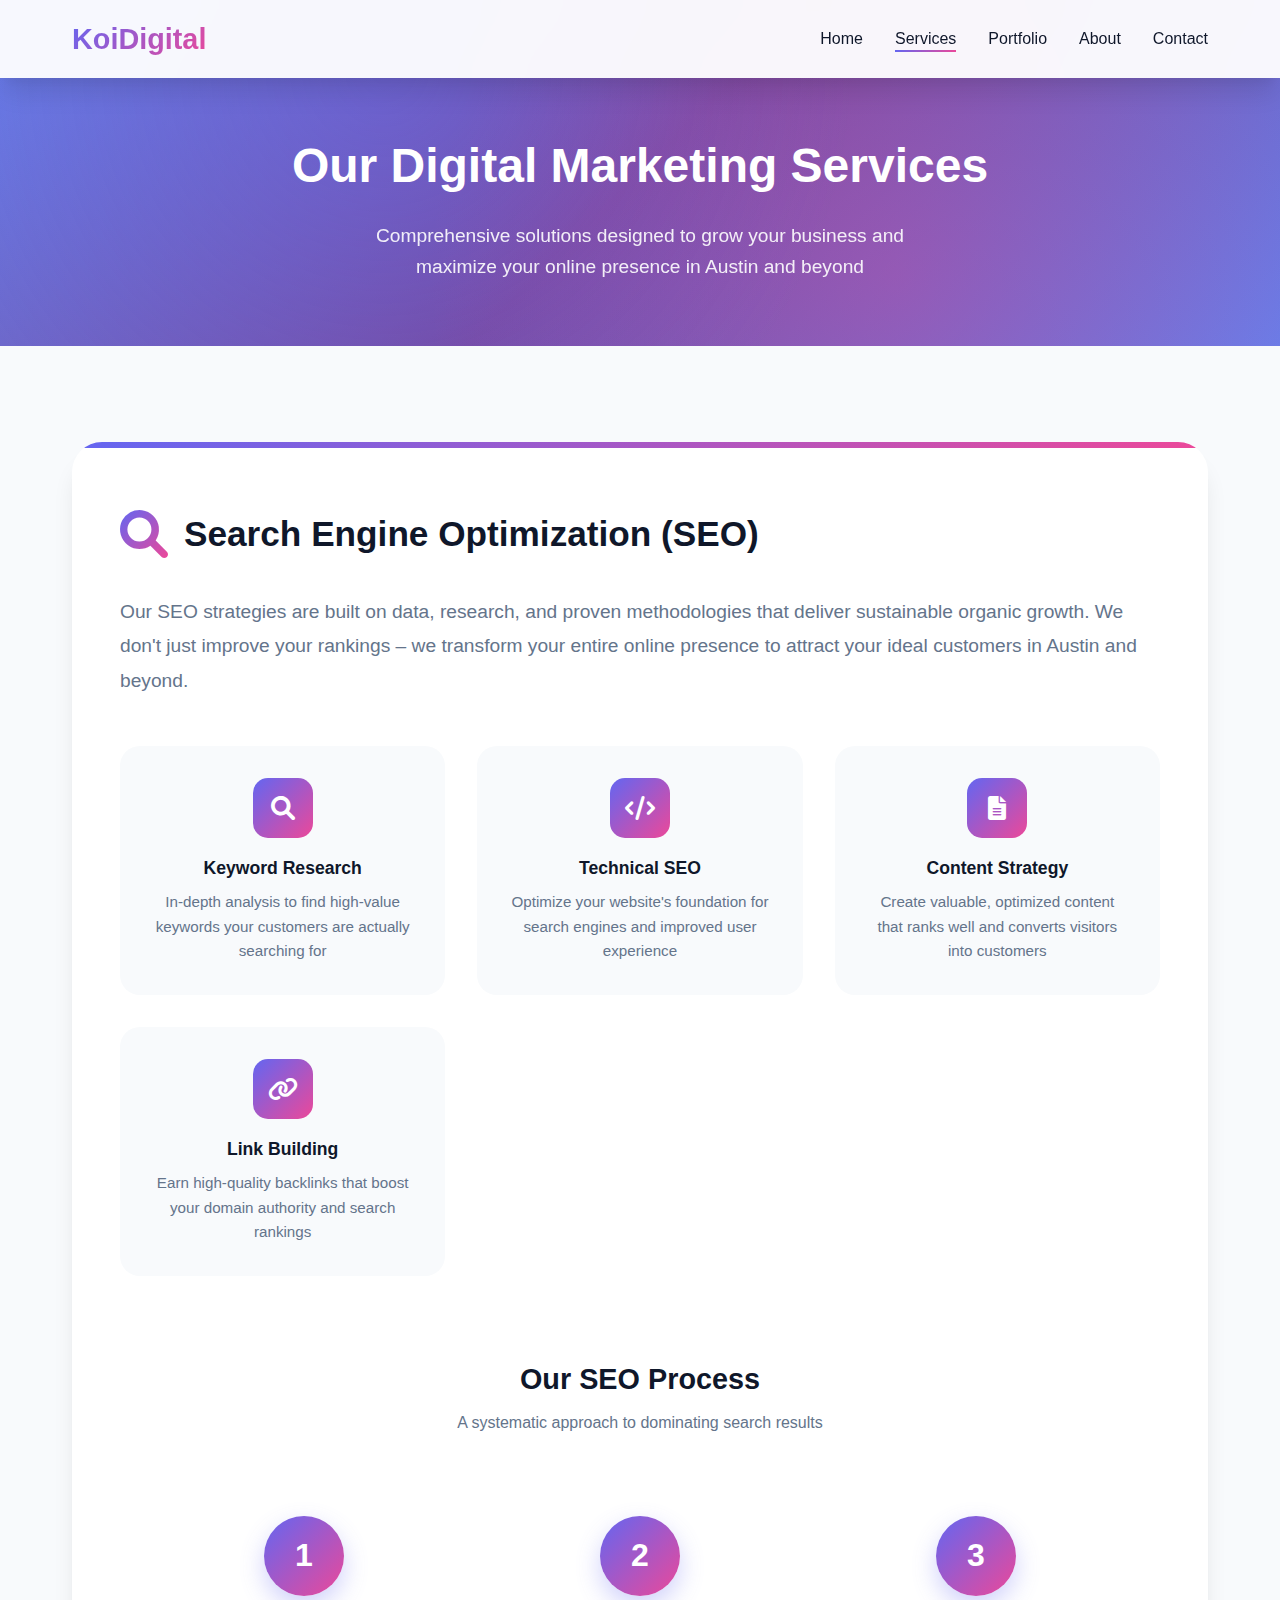
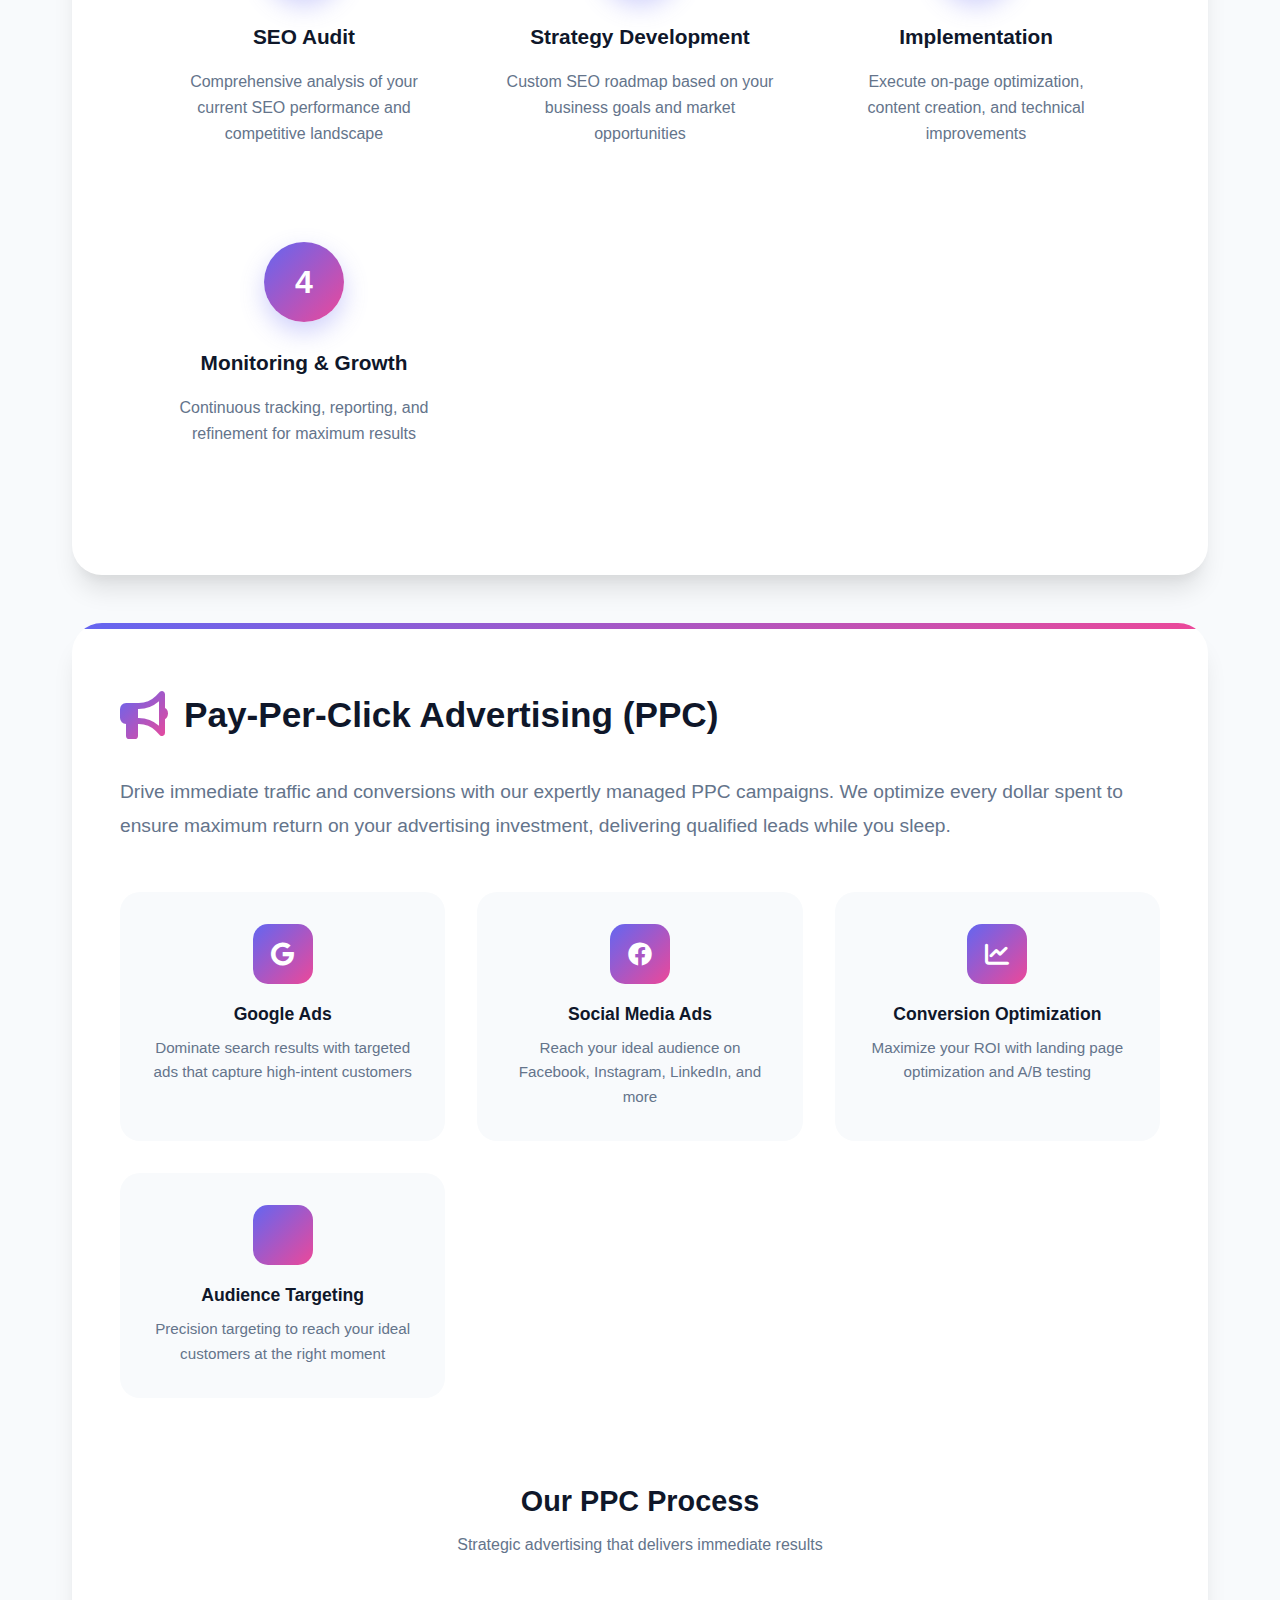
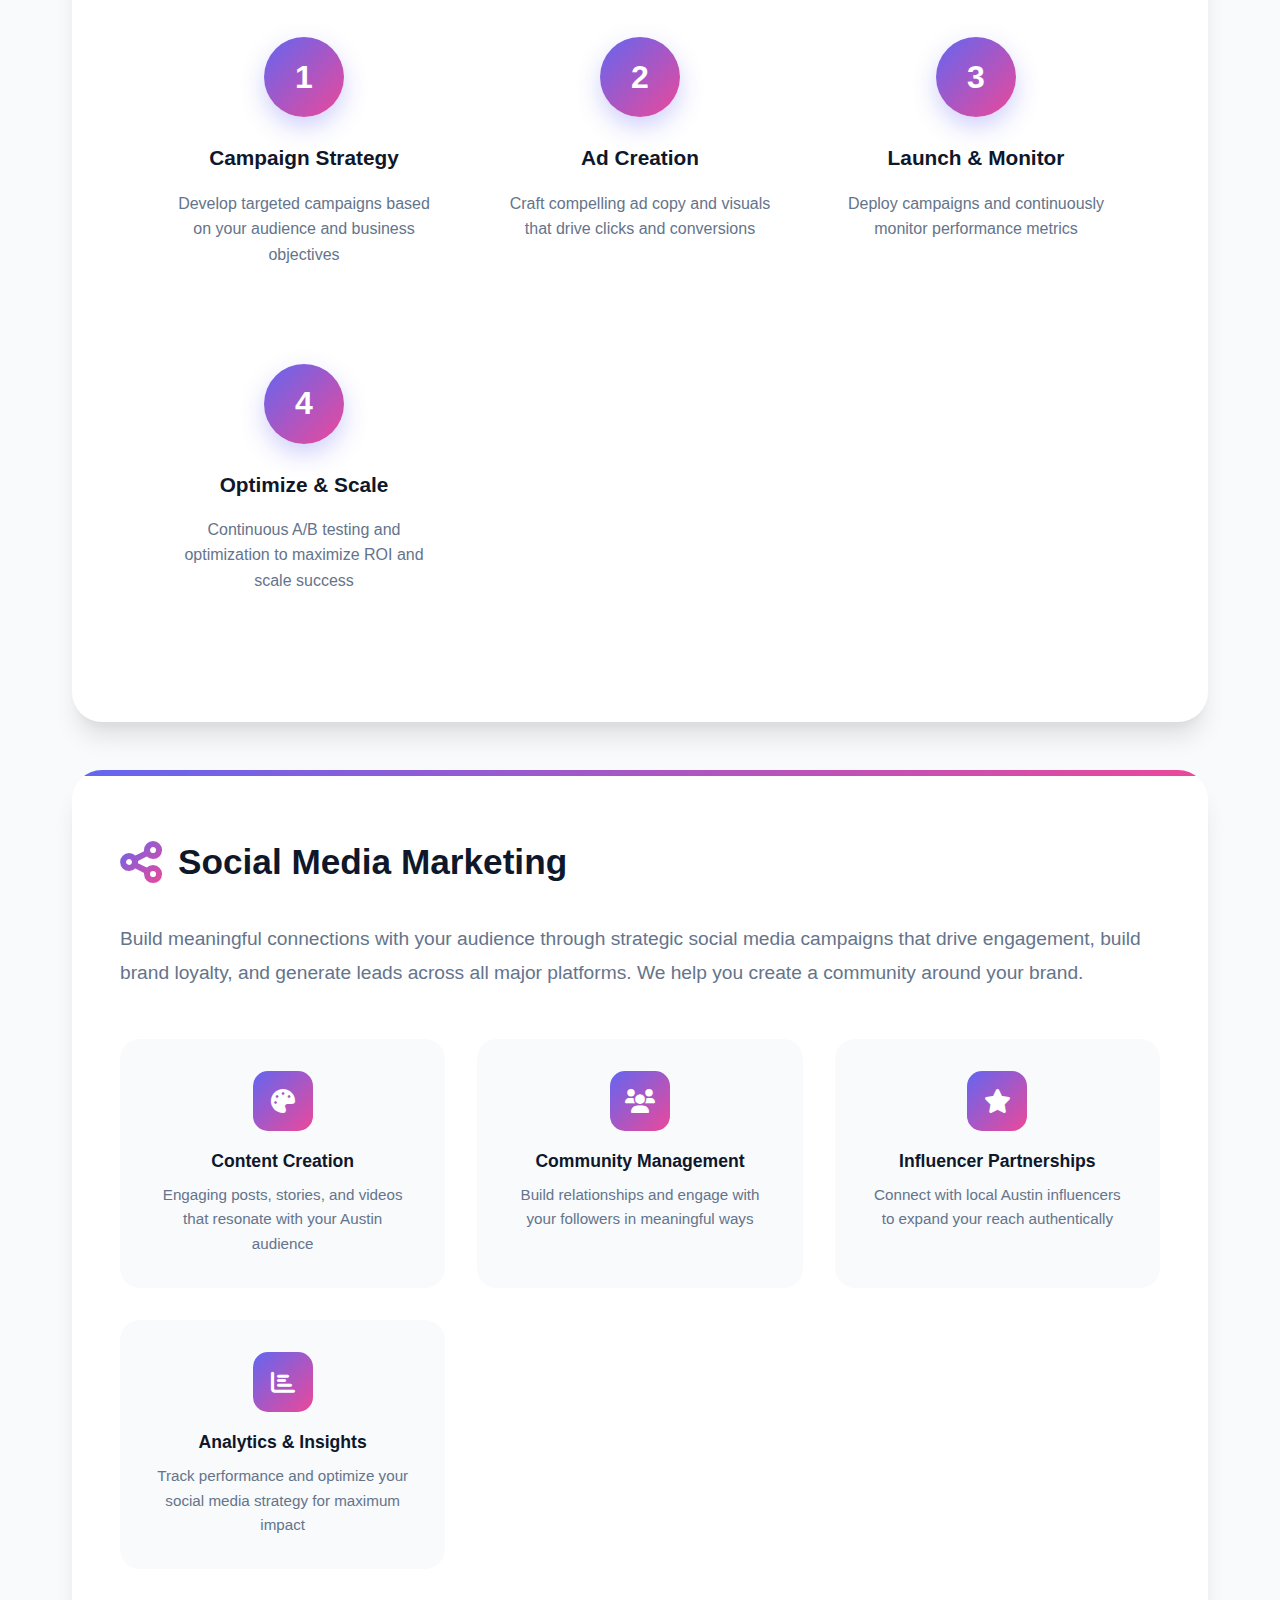
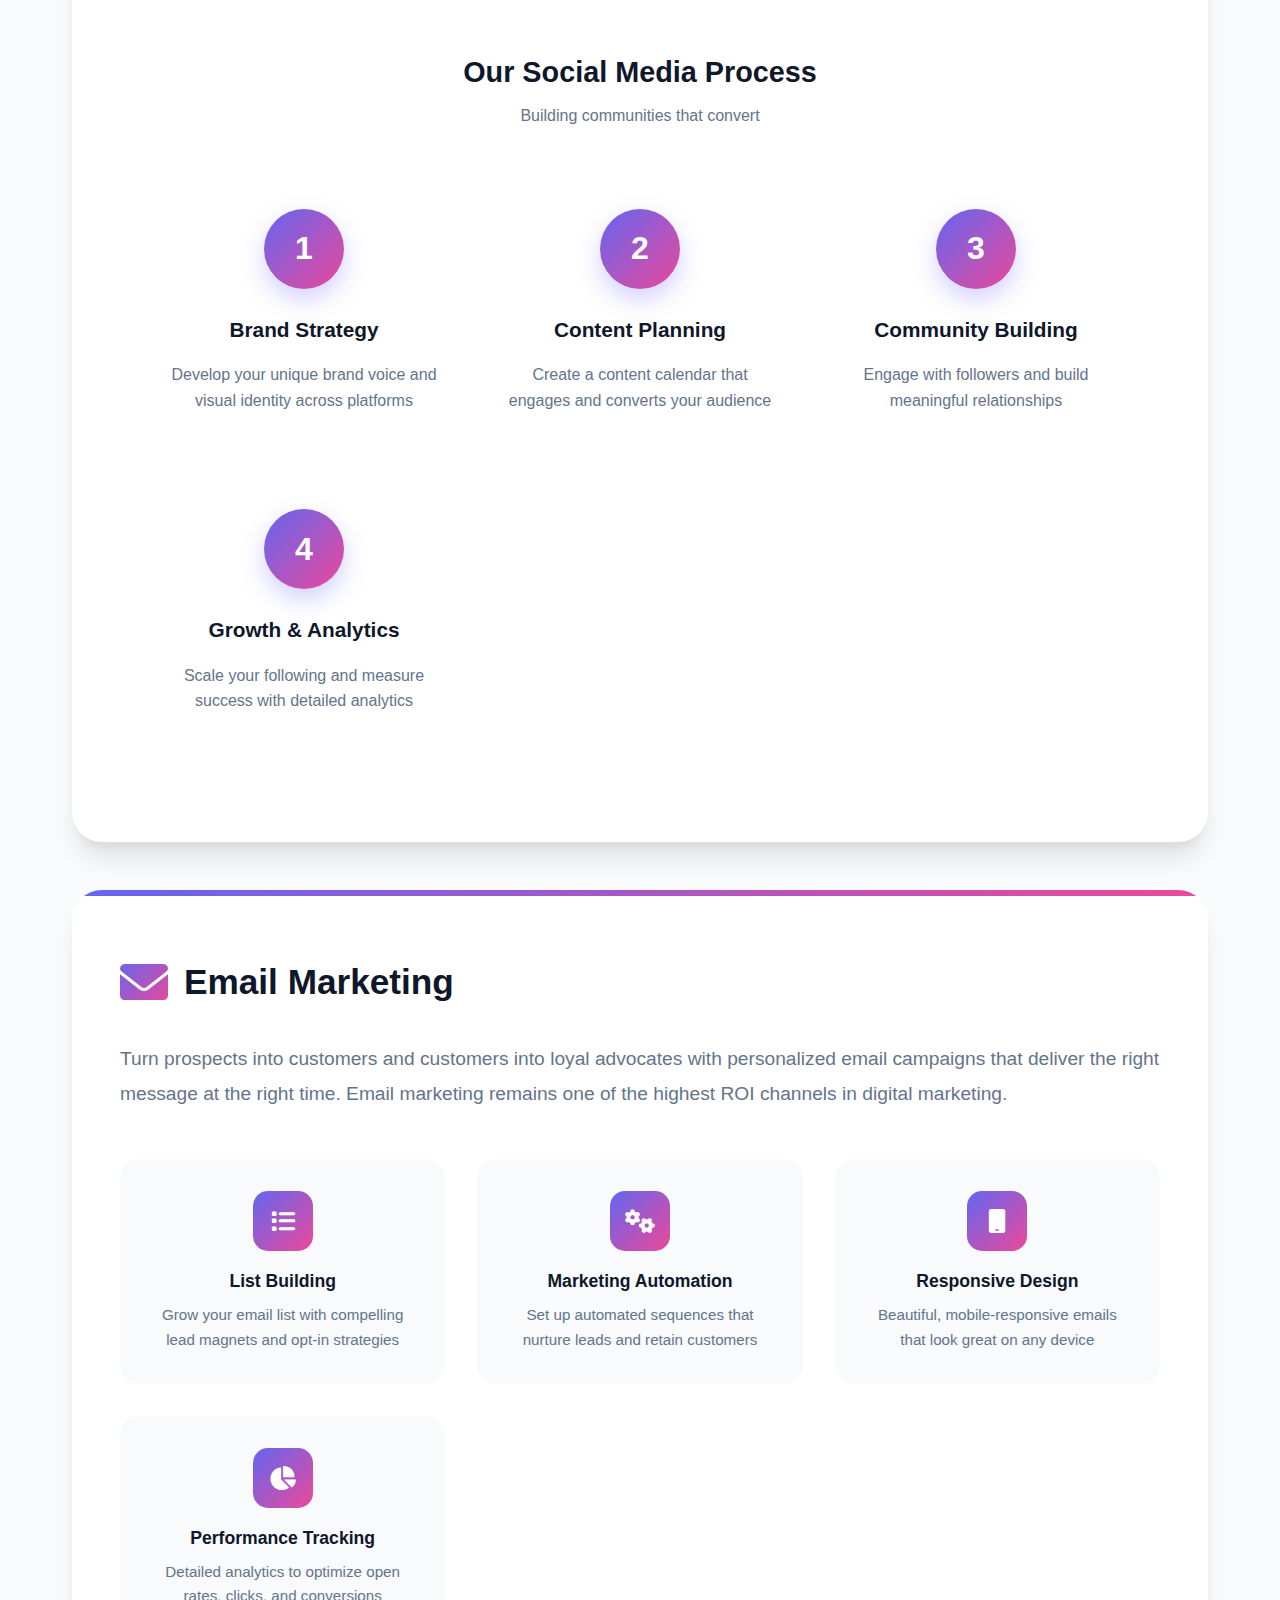
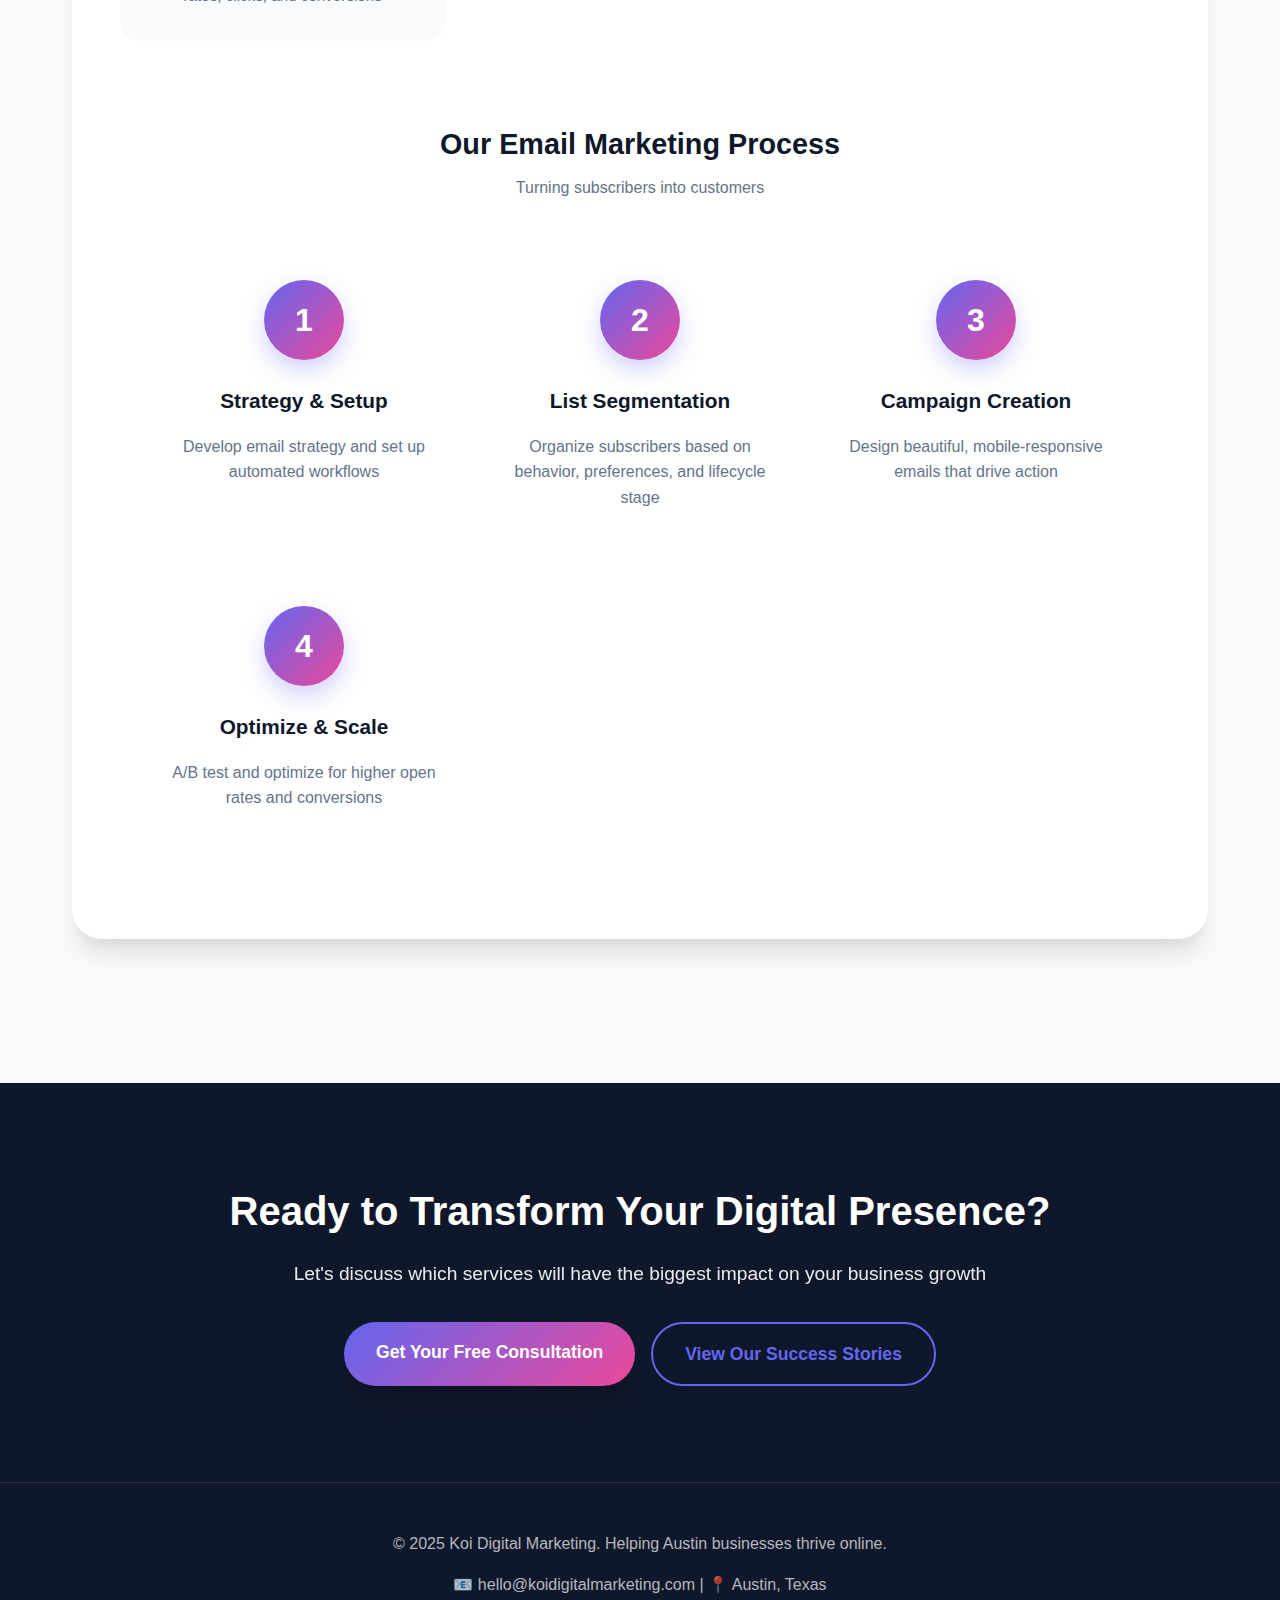
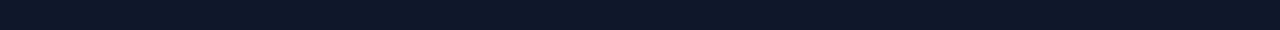
<file: mockup_ui/koi-services-page.html>
<!DOCTYPE html>
<html lang="en">
<head>
    <meta charset="UTF-8">
    <meta name="viewport" content="width=device-width, initial-scale=1.0">
    <title>Digital Marketing Services - Koi Digital Marketing | Austin, Texas</title>
    <meta name="description" content="Comprehensive digital marketing services in Austin. Expert SEO, PPC, Social Media & Email Marketing for startups and local businesses. Get results that matter.">
    <link href="https://cdnjs.cloudflare.com/ajax/libs/font-awesome/6.0.0/css/all.min.css" rel="stylesheet">
    <style>
        :root {
            --primary-color: #6366f1;
            --secondary-color: #0f172a;
            --accent-color: #ec4899;
            --success-color: #10b981;
            --dark-color: #0f172a;
            --light-gray: #f8fafc;
            --medium-gray: #64748b;
            --white: #ffffff;
            --gradient: linear-gradient(135deg, var(--primary-color), var(--accent-color));
            --gradient-alt: linear-gradient(135deg, #667eea 0%, #764ba2 100%);
            --shadow: 0 20px 25px -5px rgba(0, 0, 0, 0.1), 0 10px 10px -5px rgba(0, 0, 0, 0.04);
            --shadow-lg: 0 25px 50px -12px rgba(0, 0, 0, 0.25);
            --transition: all 0.3s cubic-bezier(0.4, 0, 0.2, 1);
        }

        * {
            margin: 0;
            padding: 0;
            box-sizing: border-box;
        }

        body {
            font-family: 'Segoe UI', Tahoma, Geneva, Verdana, sans-serif;
            line-height: 1.6;
            color: var(--dark-color);
            overflow-x: hidden;
        }

        /* Navigation */
        nav {
            position: fixed;
            top: 0;
            width: 100%;
            background: rgba(255, 255, 255, 0.95);
            backdrop-filter: blur(20px);
            z-index: 1000;
            padding: 1rem 0;
            transition: var(--transition);
            box-shadow: var(--shadow);
        }

        .nav-container {
            max-width: 1200px;
            margin: 0 auto;
            display: flex;
            justify-content: space-between;
            align-items: center;
            padding: 0 2rem;
        }

        .logo {
            font-size: 1.8rem;
            font-weight: bold;
            background: var(--gradient);
            -webkit-background-clip: text;
            -webkit-text-fill-color: transparent;
            background-clip: text;
        }

        .nav-links {
            display: flex;
            list-style: none;
            gap: 2rem;
        }

        .nav-links a {
            text-decoration: none;
            color: var(--dark-color);
            font-weight: 500;
            transition: var(--transition);
            position: relative;
        }

        .nav-links a:hover {
            color: var(--primary-color);
        }

        .nav-links a.active::after {
            content: '';
            position: absolute;
            bottom: -5px;
            left: 0;
            width: 100%;
            height: 2px;
            background: var(--gradient);
        }

        /* Page Hero */
        .page-hero {
            padding: 8rem 0 4rem;
            background: linear-gradient(135deg, #667eea 0%, #764ba2 50%, #667eea 100%);
            color: var(--white);
            text-align: center;
            position: relative;
            overflow: hidden;
        }

        .page-hero::before {
            content: '';
            position: absolute;
            top: 0;
            left: 0;
            right: 0;
            bottom: 0;
            background: radial-gradient(circle at 30% 20%, rgba(99, 102, 241, 0.3) 0%, transparent 50%),
                        radial-gradient(circle at 70% 80%, rgba(236, 72, 153, 0.3) 0%, transparent 50%);
        }

        .container {
            max-width: 1200px;
            margin: 0 auto;
            padding: 0 2rem;
            position: relative;
            z-index: 2;
        }

        .page-hero h1 {
            font-size: 3rem;
            margin-bottom: 1rem;
            font-weight: 700;
        }

        .page-hero p {
            font-size: 1.2rem;
            opacity: 0.9;
            max-width: 600px;
            margin: 0 auto;
        }

        /* Services Detail Section */
        .services-detail {
            padding: 6rem 0;
            background: var(--light-gray);
        }

        .service-detail-card {
            background: var(--white);
            padding: 4rem 3rem;
            border-radius: 30px;
            box-shadow: var(--shadow);
            margin-bottom: 3rem;
            position: relative;
            overflow: hidden;
            transition: var(--transition);
        }

        .service-detail-card::before {
            content: '';
            position: absolute;
            top: 0;
            left: 0;
            width: 100%;
            height: 6px;
            background: var(--gradient);
        }

        .service-detail-card:hover {
            transform: translateY(-5px);
            box-shadow: var(--shadow-lg);
        }

        .service-header {
            display: flex;
            align-items: center;
            margin-bottom: 2rem;
        }

        .service-header i {
            font-size: 3rem;
            background: var(--gradient);
            -webkit-background-clip: text;
            -webkit-text-fill-color: transparent;
            background-clip: text;
            margin-right: 1rem;
        }

        .service-detail-card h3 {
            color: var(--dark-color);
            font-size: 2.2rem;
            margin: 0;
            font-weight: 700;
        }

        .service-intro {
            font-size: 1.2rem;
            color: var(--medium-gray);
            margin-bottom: 3rem;
            line-height: 1.8;
        }

        .service-features {
            display: grid;
            grid-template-columns: repeat(auto-fit, minmax(250px, 1fr));
            gap: 2rem;
            margin-bottom: 3rem;
        }

        .feature-item {
            background: var(--light-gray);
            padding: 2rem;
            border-radius: 20px;
            text-align: center;
            transition: var(--transition);
        }

        .feature-item:hover {
            background: var(--white);
            box-shadow: var(--shadow);
            transform: translateY(-3px);
        }

        .feature-icon {
            width: 60px;
            height: 60px;
            background: var(--gradient);
            border-radius: 15px;
            display: flex;
            align-items: center;
            justify-content: center;
            margin: 0 auto 1rem;
            color: var(--white);
            font-size: 1.5rem;
        }

        .feature-item h4 {
            color: var(--dark-color);
            margin-bottom: 0.5rem;
            font-size: 1.1rem;
            font-weight: 600;
        }

        .feature-item p {
            color: var(--medium-gray);
            font-size: 0.95rem;
        }

        /* Process Steps */
        .process-section {
            background: var(--white);
            padding: 2rem;
            border-radius: 20px;
            margin-top: 2rem;
        }

        .process-header {
            text-align: center;
            margin-bottom: 3rem;
        }

        .process-header h4 {
            font-size: 1.8rem;
            color: var(--dark-color);
            margin-bottom: 0.5rem;
        }

        .process-header p {
            color: var(--medium-gray);
        }

        .process-steps {
            display: grid;
            grid-template-columns: repeat(auto-fit, minmax(250px, 1fr));
            gap: 2rem;
        }

        .process-step {
            text-align: center;
            padding: 2rem 1rem;
            position: relative;
        }

        .step-number {
            width: 80px;
            height: 80px;
            background: var(--gradient);
            color: var(--white);
            border-radius: 50%;
            display: flex;
            align-items: center;
            justify-content: center;
            font-size: 2rem;
            font-weight: bold;
            margin: 0 auto 1.5rem;
            box-shadow: 0 10px 25px rgba(99, 102, 241, 0.3);
        }

        .process-step h5 {
            font-size: 1.3rem;
            color: var(--dark-color);
            margin-bottom: 1rem;
            font-weight: 600;
        }

        .process-step p {
            color: var(--medium-gray);
            line-height: 1.6;
        }

        /* Pricing Section */
        .pricing-section {
            background: var(--light-gray);
            padding: 2rem;
            border-radius: 20px;
            margin-top: 2rem;
            text-align: center;
        }

        .pricing-content {
            max-width: 600px;
            margin: 0 auto;
        }

        .pricing-section h4 {
            font-size: 1.8rem;
            color: var(--dark-color);
            margin-bottom: 1rem;
        }

        .pricing-section p {
            color: var(--medium-gray);
            margin-bottom: 2rem;
            line-height: 1.7;
        }

        /* Buttons */
        .btn {
            padding: 1rem 2rem;
            border: none;
            border-radius: 50px;
            font-size: 1.1rem;
            font-weight: 600;
            cursor: pointer;
            transition: var(--transition);
            text-decoration: none;
            display: inline-block;
            text-align: center;
        }

        .btn-primary {
            background: var(--gradient);
            color: var(--white);
            box-shadow: var(--shadow);
        }

        .btn-primary:hover {
            transform: translateY(-2px);
            box-shadow: var(--shadow-lg);
        }

        .btn-secondary {
            background: transparent;
            color: var(--primary-color);
            border: 2px solid var(--primary-color);
        }

        .btn-secondary:hover {
            background: var(--primary-color);
            color: var(--white);
        }

        /* CTA Section */
        .cta-section {
            padding: 6rem 0;
            background: var(--dark-color);
            color: var(--white);
            text-align: center;
        }

        .cta-section h2 {
            font-size: 2.5rem;
            margin-bottom: 1rem;
            font-weight: 700;
        }

        .cta-section p {
            font-size: 1.2rem;
            margin-bottom: 2rem;
            opacity: 0.9;
        }

        .cta-buttons {
            display: flex;
            gap: 1rem;
            justify-content: center;
            flex-wrap: wrap;
        }

        /* Footer */
        footer {
            background: var(--dark-color);
            color: var(--white);
            padding: 3rem 0 1rem;
            border-top: 1px solid rgba(255, 255, 255, 0.1);
        }

        .footer-content {
            max-width: 1200px;
            margin: 0 auto;
            padding: 0 2rem;
            text-align: center;
        }

        .footer-content p {
            margin-bottom: 1rem;
            color: rgba(255, 255, 255, 0.7);
        }

        /* Responsive Design */
        @media (max-width: 768px) {
            .nav-links {
                display: none;
            }

            .page-hero h1 {
                font-size: 2.2rem;
            }

            .service-detail-card {
                padding: 2.5rem 1.5rem;
            }

            .service-header {
                flex-direction: column;
                text-align: center;
            }

            .service-header i {
                margin-right: 0;
                margin-bottom: 1rem;
            }

            .service-features {
                grid-template-columns: 1fr;
            }

            .process-steps {
                grid-template-columns: 1fr;
            }

            .cta-buttons {
                flex-direction: column;
                align-items: center;
            }
        }

        @media (max-width: 480px) {
            .service-detail-card {
                padding: 2rem 1rem;
            }

            .page-hero h1 {
                font-size: 1.8rem;
            }

            .service-detail-card h3 {
                font-size: 1.8rem;
            }
        }
    </style>
</head>
<body>
    <!-- Navigation -->
    <nav>
        <div class="nav-container">
            <div class="logo">KoiDigital</div>
            <ul class="nav-links">
                <li><a href="index.html">Home</a></li>
                <li><a href="services.html" class="active">Services</a></li>
                <li><a href="portfolio.html">Portfolio</a></li>
                <li><a href="about.html">About</a></li>
                <li><a href="contact.html">Contact</a></li>
            </ul>
        </div>
    </nav>

    <!-- Page Hero -->
    <section class="page-hero">
        <div class="container">
            <h1>Our Digital Marketing Services</h1>
            <p>Comprehensive solutions designed to grow your business and maximize your online presence in Austin and beyond</p>
        </div>
    </section>

    <!-- Services Detail -->
    <section class="services-detail">
        <div class="container">
            <!-- SEO Service -->
            <div class="service-detail-card">
                <div class="service-header">
                    <i class="fas fa-search"></i>
                    <h3>Search Engine Optimization (SEO)</h3>
                </div>
                <p class="service-intro">Our SEO strategies are built on data, research, and proven methodologies that deliver sustainable organic growth. We don't just improve your rankings – we transform your entire online presence to attract your ideal customers in Austin and beyond.</p>
                
                <div class="service-features">
                    <div class="feature-item">
                        <div class="feature-icon">
                            <i class="fas fa-magnifying-glass"></i>
                        </div>
                        <h4>Keyword Research</h4>
                        <p>In-depth analysis to find high-value keywords your customers are actually searching for</p>
                    </div>
                    <div class="feature-item">
                        <div class="feature-icon">
                            <i class="fas fa-code"></i>
                        </div>
                        <h4>Technical SEO</h4>
                        <p>Optimize your website's foundation for search engines and improved user experience</p>
                    </div>
                    <div class="feature-item">
                        <div class="feature-icon">
                            <i class="fas fa-file-text"></i>
                        </div>
                        <h4>Content Strategy</h4>
                        <p>Create valuable, optimized content that ranks well and converts visitors into customers</p>
                    </div>
                    <div class="feature-item">
                        <div class="feature-icon">
                            <i class="fas fa-link"></i>
                        </div>
                        <h4>Link Building</h4>
                        <p>Earn high-quality backlinks that boost your domain authority and search rankings</p>
                    </div>
                </div>

                <div class="process-section">
                    <div class="process-header">
                        <h4>Our SEO Process</h4>
                        <p>A systematic approach to dominating search results</p>
                    </div>
                    <div class="process-steps">
                        <div class="process-step">
                            <div class="step-number">1</div>
                            <h5>SEO Audit</h5>
                            <p>Comprehensive analysis of your current SEO performance and competitive landscape</p>
                        </div>
                        <div class="process-step">
                            <div class="step-number">2</div>
                            <h5>Strategy Development</h5>
                            <p>Custom SEO roadmap based on your business goals and market opportunities</p>
                        </div>
                        <div class="process-step">
                            <div class="step-number">3</div>
                            <h5>Implementation</h5>
                            <p>Execute on-page optimization, content creation, and technical improvements</p>
                        </div>
                        <div class="process-step">
                            <div class="step-number">4</div>
                            <h5>Monitoring & Growth</h5>
                            <p>Continuous tracking, reporting, and refinement for maximum results</p>
                        </div>
                    </div>
                </div>
            </div>

            <!-- PPC Service -->
            <div class="service-detail-card">
                <div class="service-header">
                    <i class="fas fa-bullhorn"></i>
                    <h3>Pay-Per-Click Advertising (PPC)</h3>
                </div>
                <p class="service-intro">Drive immediate traffic and conversions with our expertly managed PPC campaigns. We optimize every dollar spent to ensure maximum return on your advertising investment, delivering qualified leads while you sleep.</p>
                
                <div class="service-features">
                    <div class="feature-item">
                        <div class="feature-icon">
                            <i class="fab fa-google"></i>
                        </div>
                        <h4>Google Ads</h4>
                        <p>Dominate search results with targeted ads that capture high-intent customers</p>
                    </div>
                    <div class="feature-item">
                        <div class="feature-icon">
                            <i class="fab fa-facebook"></i>
                        </div>
                        <h4>Social Media Ads</h4>
                        <p>Reach your ideal audience on Facebook, Instagram, LinkedIn, and more</p>
                    </div>
                    <div class="feature-item">
                        <div class="feature-icon">
                            <i class="fas fa-chart-line"></i>
                        </div>
                        <h4>Conversion Optimization</h4>
                        <p>Maximize your ROI with landing page optimization and A/B testing</p>
                    </div>
                    <div class="feature-item">
                        <div class="feature-icon">
                            <i class="fas fa-target"></i>
                        </div>
                        <h4>Audience Targeting</h4>
                        <p>Precision targeting to reach your ideal customers at the right moment</p>
                    </div>
                </div>

                <div class="process-section">
                    <div class="process-header">
                        <h4>Our PPC Process</h4>
                        <p>Strategic advertising that delivers immediate results</p>
                    </div>
                    <div class="process-steps">
                        <div class="process-step">
                            <div class="step-number">1</div>
                            <h5>Campaign Strategy</h5>
                            <p>Develop targeted campaigns based on your audience and business objectives</p>
                        </div>
                        <div class="process-step">
                            <div class="step-number">2</div>
                            <h5>Ad Creation</h5>
                            <p>Craft compelling ad copy and visuals that drive clicks and conversions</p>
                        </div>
                        <div class="process-step">
                            <div class="step-number">3</div>
                            <h5>Launch & Monitor</h5>
                            <p>Deploy campaigns and continuously monitor performance metrics</p>
                        </div>
                        <div class="process-step">
                            <div class="step-number">4</div>
                            <h5>Optimize & Scale</h5>
                            <p>Continuous A/B testing and optimization to maximize ROI and scale success</p>
                        </div>
                    </div>
                </div>
            </div>

            <!-- Social Media Service -->
            <div class="service-detail-card">
                <div class="service-header">
                    <i class="fas fa-share-alt"></i>
                    <h3>Social Media Marketing</h3>
                </div>
                <p class="service-intro">Build meaningful connections with your audience through strategic social media campaigns that drive engagement, build brand loyalty, and generate leads across all major platforms. We help you create a community around your brand.</p>
                
                <div class="service-features">
                    <div class="feature-item">
                        <div class="feature-icon">
                            <i class="fas fa-palette"></i>
                        </div>
                        <h4>Content Creation</h4>
                        <p>Engaging posts, stories, and videos that resonate with your Austin audience</p>
                    </div>
                    <div class="feature-item">
                        <div class="feature-icon">
                            <i class="fas fa-users"></i>
                        </div>
                        <h4>Community Management</h4>
                        <p>Build relationships and engage with your followers in meaningful ways</p>
                    </div>
                    <div class="feature-item">
                        <div class="feature-icon">
                            <i class="fas fa-star"></i>
                        </div>
                        <h4>Influencer Partnerships</h4>
                        <p>Connect with local Austin influencers to expand your reach authentically</p>
                    </div>
                    <div class="feature-item">
                        <div class="feature-icon">
                            <i class="fas fa-chart-bar"></i>
                        </div>
                        <h4>Analytics & Insights</h4>
                        <p>Track performance and optimize your social media strategy for maximum impact</p>
                    </div>
                </div>

                <div class="process-section">
                    <div class="process-header">
                        <h4>Our Social Media Process</h4>
                        <p>Building communities that convert</p>
                    </div>
                    <div class="process-steps">
                        <div class="process-step">
                            <div class="step-number">1</div>
                            <h5>Brand Strategy</h5>
                            <p>Develop your unique brand voice and visual identity across platforms</p>
                        </div>
                        <div class="process-step">
                            <div class="step-number">2</div>
                            <h5>Content Planning</h5>
                            <p>Create a content calendar that engages and converts your audience</p>
                        </div>
                        <div class="process-step">
                            <div class="step-number">3</div>
                            <h5>Community Building</h5>
                            <p>Engage with followers and build meaningful relationships</p>
                        </div>
                        <div class="process-step">
                            <div class="step-number">4</div>
                            <h5>Growth & Analytics</h5>
                            <p>Scale your following and measure success with detailed analytics</p>
                        </div>
                    </div>
                </div>
            </div>

            <!-- Email Marketing Service -->
            <div class="service-detail-card">
                <div class="service-header">
                    <i class="fas fa-envelope"></i>
                    <h3>Email Marketing</h3>
                </div>
                <p class="service-intro">Turn prospects into customers and customers into loyal advocates with personalized email campaigns that deliver the right message at the right time. Email marketing remains one of the highest ROI channels in digital marketing.</p>
                
                <div class="service-features">
                    <div class="feature-item">
                        <div class="feature-icon">
                            <i class="fas fa-list"></i>
                        </div>
                        <h4>List Building</h4>
                        <p>Grow your email list with compelling lead magnets and opt-in strategies</p>
                    </div>
                    <div class="feature-item">
                        <div class="feature-icon">
                            <i class="fas fa-cogs"></i>
                        </div>
                        <h4>Marketing Automation</h4>
                        <p>Set up automated sequences that nurture leads and retain customers</p>
                    </div>
                    <div class="feature-item">
                        <div class="feature-icon">
                            <i class="fas fa-mobile"></i>
                        </div>
                        <h4>Responsive Design</h4>
                        <p>Beautiful, mobile-responsive emails that look great on any device</p>
                    </div>
                    <div class="feature-item">
                        <div class="feature-icon">
                            <i class="fas fa-chart-pie"></i>
                        </div>
                        <h4>Performance Tracking</h4>
                        <p>Detailed analytics to optimize open rates, clicks, and conversions</p>
                    </div>
                </div>

                <div class="process-section">
                    <div class="process-header">
                        <h4>Our Email Marketing Process</h4>
                        <p>Turning subscribers into customers</p>
                    </div>
                    <div class="process-steps">
                        <div class="process-step">
                            <div class="step-number">1</div>
                            <h5>Strategy & Setup</h5>
                            <p>Develop email strategy and set up automated workflows</p>
                        </div>
                        <div class="process-step">
                            <div class="step-number">2</div>
                            <h5>List Segmentation</h5>
                            <p>Organize subscribers based on behavior, preferences, and lifecycle stage</p>
                        </div>
                        <div class="process-step">
                            <div class="step-number">3</div>
                            <h5>Campaign Creation</h5>
                            <p>Design beautiful, mobile-responsive emails that drive action</p>
                        </div>
                        <div class="process-step">
                            <div class="step-number">4</div>
                            <h5>Optimize & Scale</h5>
                            <p>A/B test and optimize for higher open rates and conversions</p>
                        </div>
                    </div>
                </div>
            </div>
        </div>
    </section>

    <!-- Call to Action -->
    <section class="cta-section">
        <div class="container">
            <h2>Ready to Transform Your Digital Presence?</h2>
            <p>Let's discuss which services will have the biggest impact on your business growth</p>
            <div class="cta-buttons">
                <a href="contact.html" class="btn btn-primary">Get Your Free Consultation</a>
                <a href="portfolio.html" class="btn btn-secondary">View Our Success Stories</a>
            </div>
        </div>
    </section>

    <!-- Footer -->
    <footer>
        <div class="footer-content">
            <p>&copy; 2025 Koi Digital Marketing. Helping Austin businesses thrive online.</p>
            <p>📧 hello@koidigitalmarketing.com | 📍 Austin, Texas</p>
        </div>
    </footer>
</body>
</html>
</file>
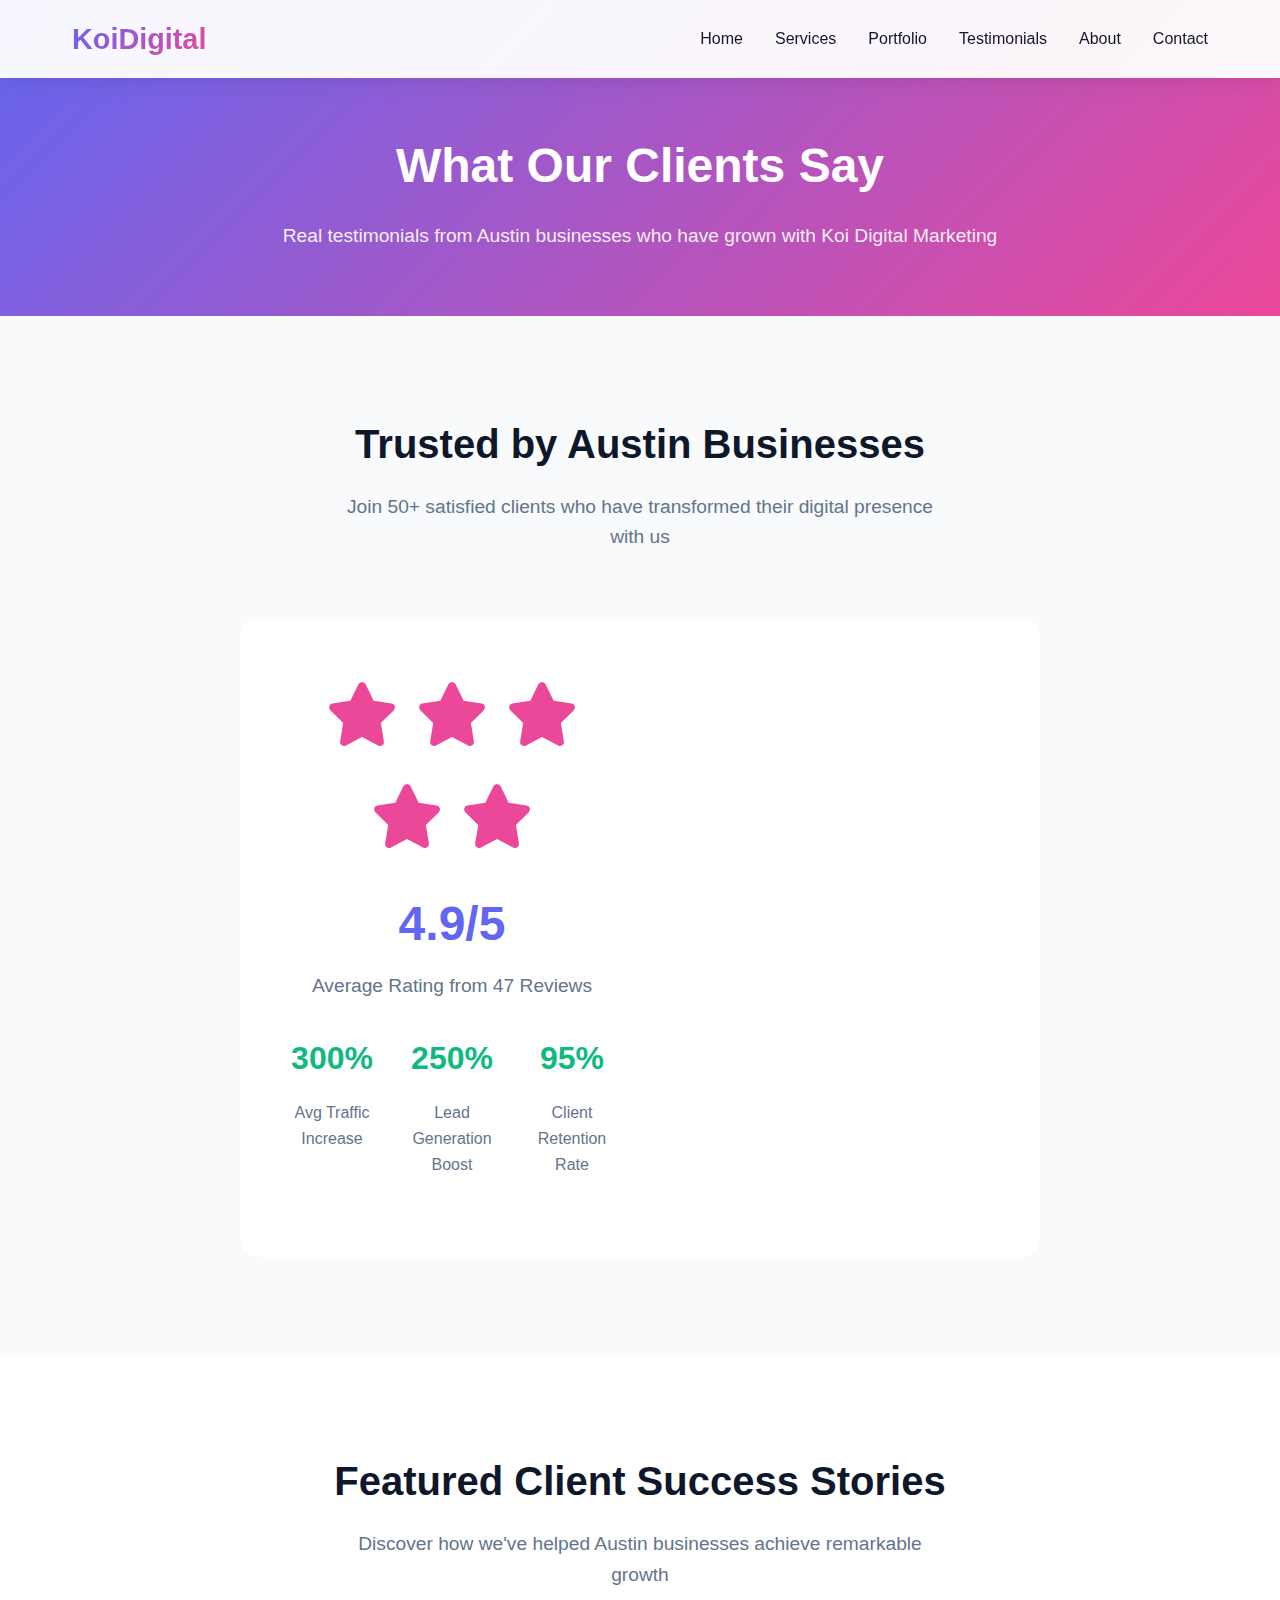
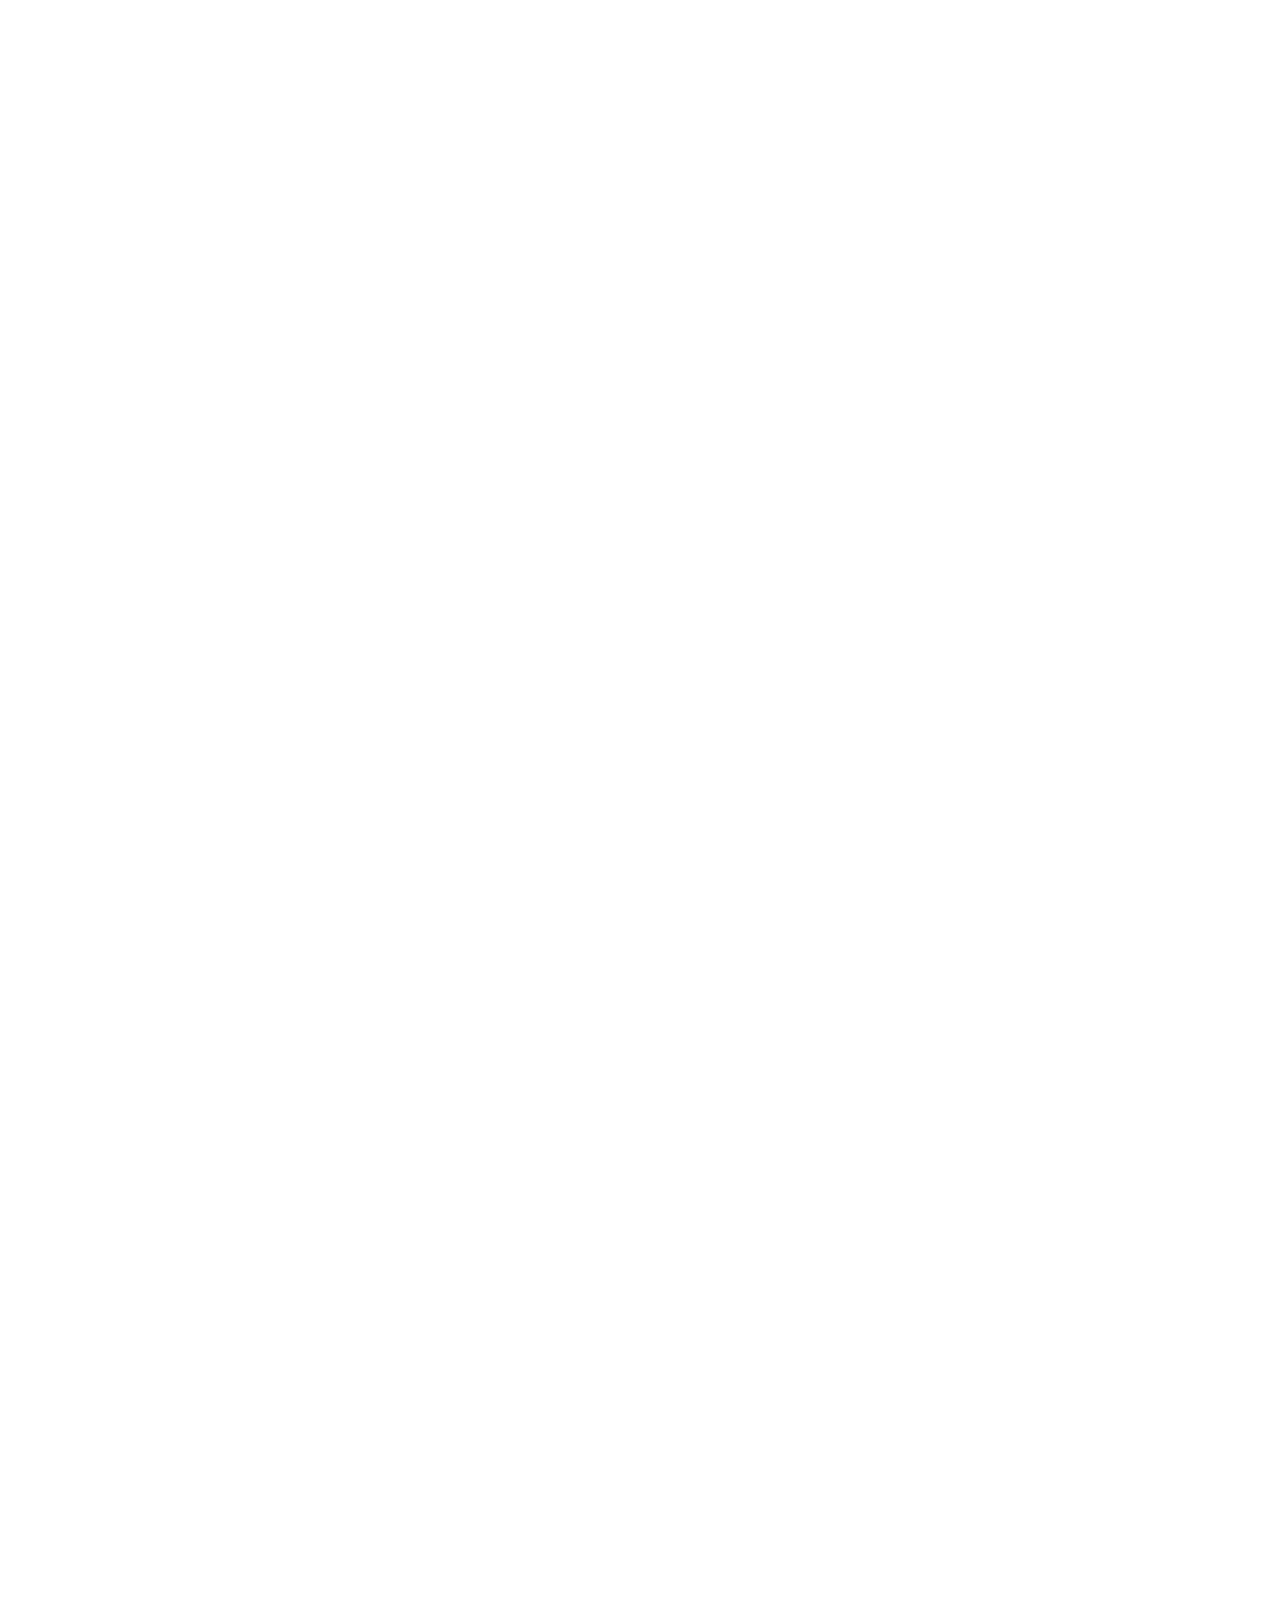
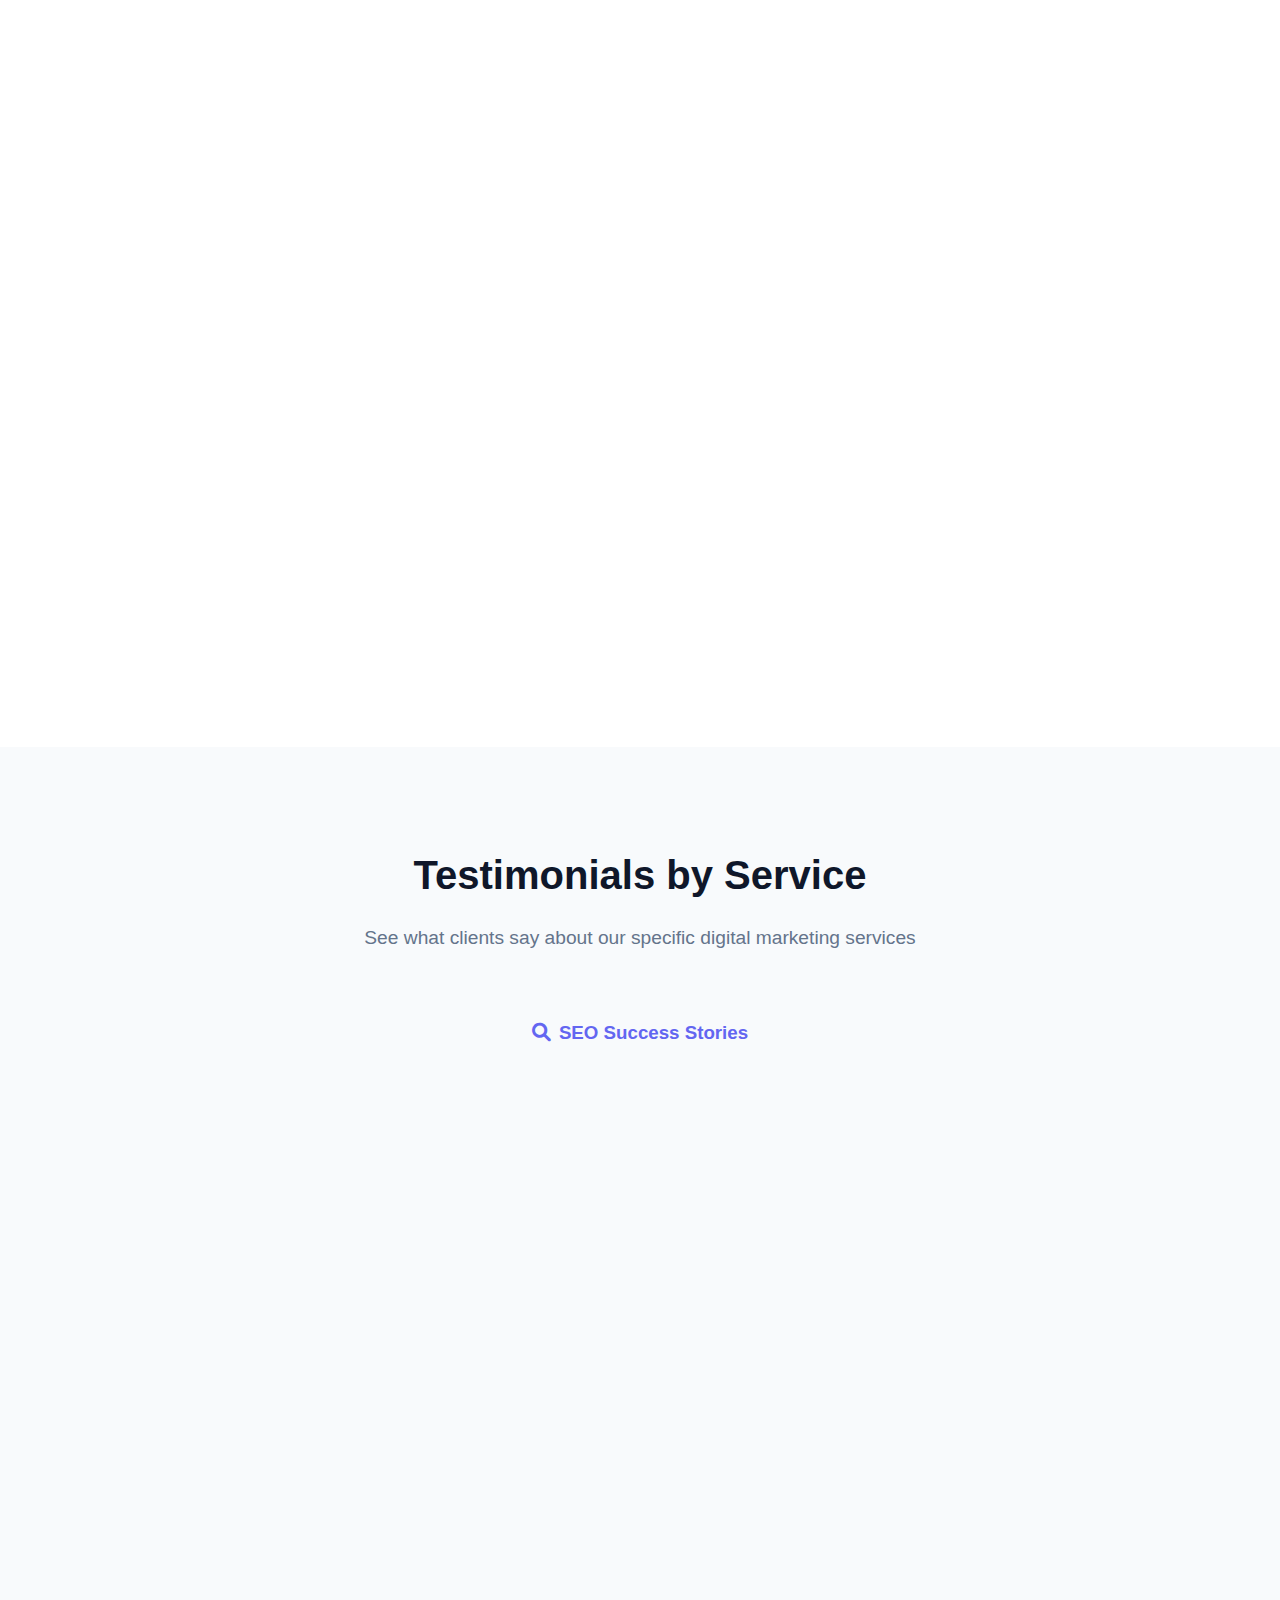
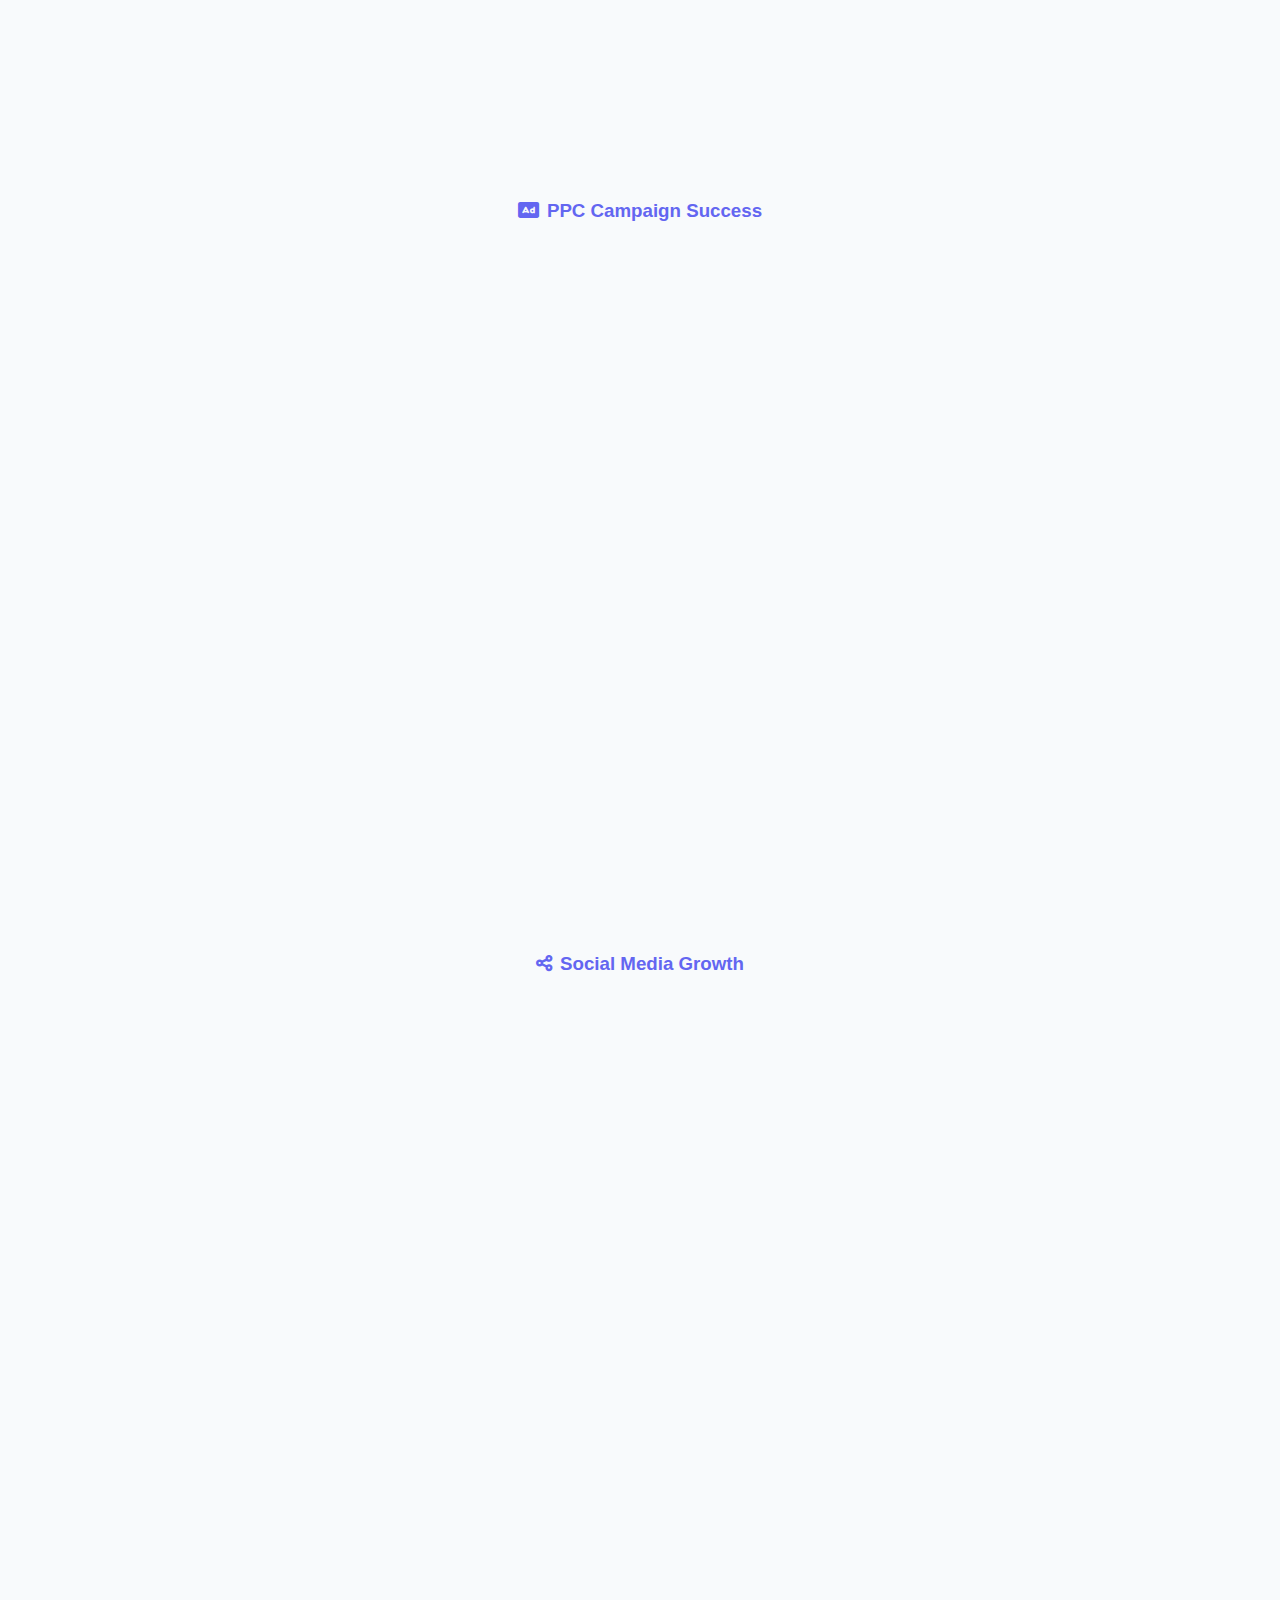
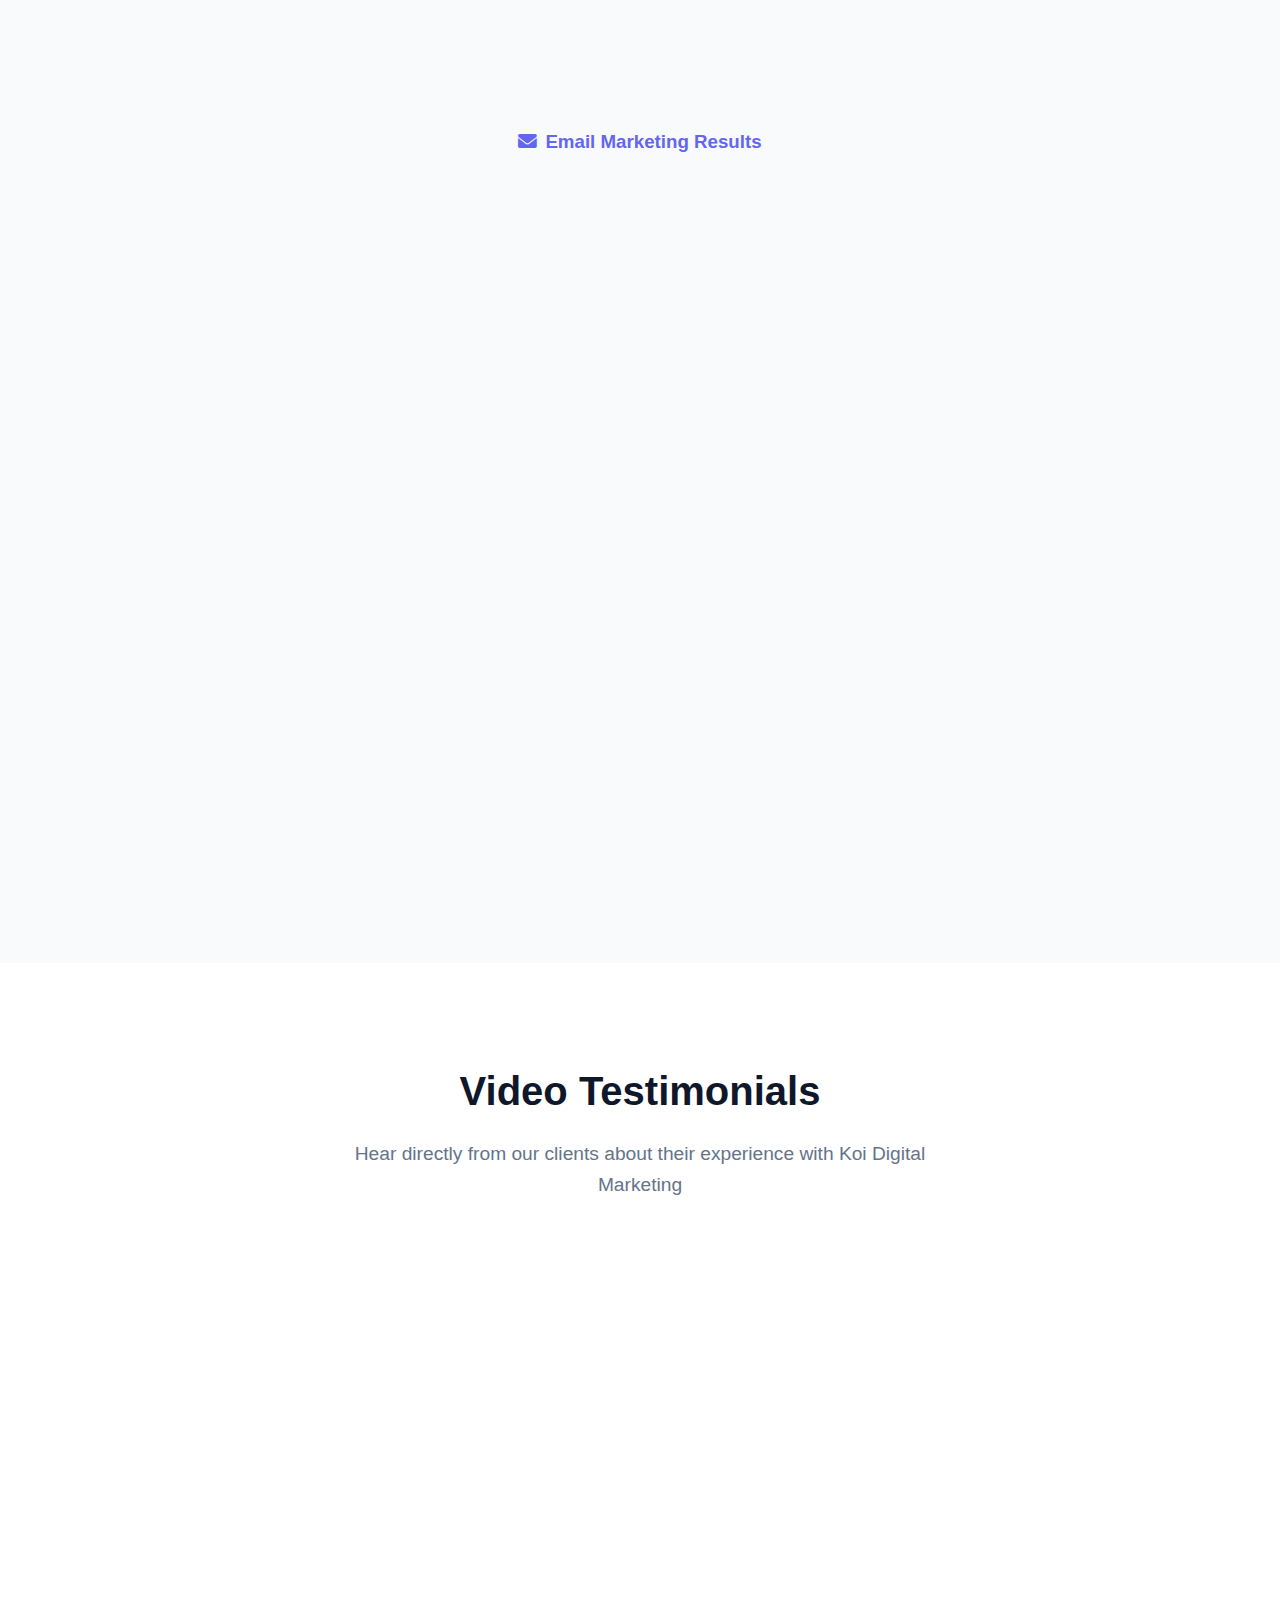
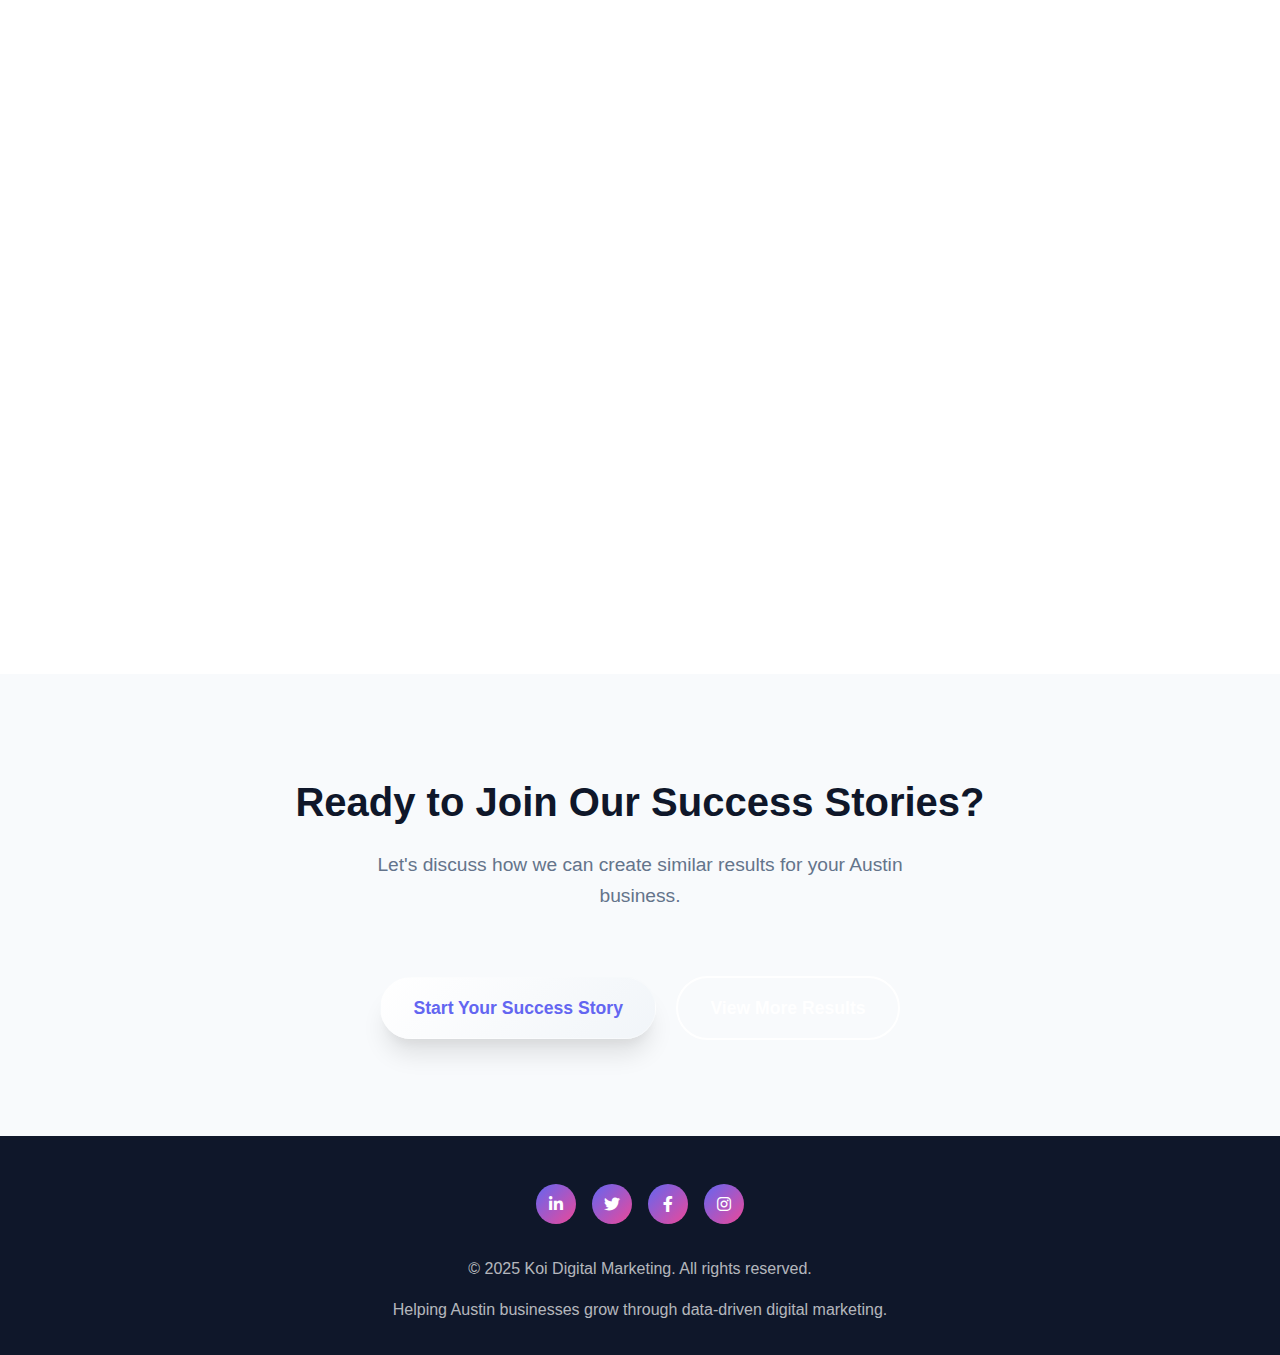
<file: mockup_ui/koi-testimonials-page.html>
<!DOCTYPE html>
<html lang="en">
<head>
    <meta charset="UTF-8">
    <meta name="viewport" content="width=device-width, initial-scale=1.0">
    <title>Client Testimonials - Koi Digital Marketing Austin</title>
    <meta name="description" content="Read real client testimonials and reviews from Austin businesses who have grown with Koi Digital Marketing. See our proven results and success stories.">
    <meta name="keywords" content="Austin digital marketing testimonials, client reviews, digital marketing success stories, Austin marketing agency reviews">
    <link rel="canonical" href="https://www.koidigitalmarketing.com/testimonials.html">
    
    <!-- Open Graph Meta Tags -->
    <meta property="og:title" content="Client Testimonials - Koi Digital Marketing Austin">
    <meta property="og:description" content="Read real client testimonials and reviews from Austin businesses who have grown with Koi Digital Marketing.">
    <meta property="og:url" content="https://www.koidigitalmarketing.com/testimonials.html">
    <meta property="og:type" content="website">
    
    <!-- Twitter Card Meta Tags -->
    <meta name="twitter:card" content="summary_large_image">
    <meta name="twitter:title" content="Client Testimonials - Koi Digital Marketing Austin">
    <meta name="twitter:description" content="Real client testimonials and success stories from Austin businesses.">
    
    <!-- Schema.org Structured Data -->
    <script type="application/ld+json">
    {
        "@context": "https://schema.org",
        "@type": "LocalBusiness",
        "name": "Koi Digital Marketing",
        "description": "Digital marketing agency specializing in SEO, PPC, social media, and email marketing for Austin businesses",
        "url": "https://www.koidigitalmarketing.com",
        "address": {
            "@type": "PostalAddress",
            "addressLocality": "Austin",
            "addressRegion": "TX",
            "addressCountry": "US"
        },
        "aggregateRating": {
            "@type": "AggregateRating",
            "ratingValue": "4.9",
            "reviewCount": "47"
        }
    }
    </script>
    
    <link href="https://cdnjs.cloudflare.com/ajax/libs/font-awesome/6.0.0/css/all.min.css" rel="stylesheet">
    <link rel="stylesheet" href="../assets/css/style.css">
</head>
<body>
    <!-- Navigation -->
    <nav id="navbar">
        <div class="nav-container">
            <a href="../index.html" class="logo">KoiDigital</a>
            <ul class="nav-links">
                <li><a href="../index.html">Home</a></li>
                <li><a href="../services.html">Services</a></li>
                <li><a href="../portfolio.html">Portfolio</a></li>
                <li><a href="../testimonials.html" class="active">Testimonials</a></li>
                <li><a href="../about.html">About</a></li>
                <li><a href="../contact.html">Contact</a></li>
            </ul>
            <div class="nav-toggle">
                <span></span>
                <span></span>
                <span></span>
            </div>
        </div>
    </nav>

    <!-- Page Hero -->
    <section class="page-hero">
        <div class="container">
            <h1>What Our Clients Say</h1>
            <p>Real testimonials from Austin businesses who have grown with Koi Digital Marketing</p>
        </div>
    </section>

    <!-- Overall Rating Section -->
    <section class="portfolio" style="background: var(--light-gray);">
        <div class="container">
            <div class="section-header">
                <h2>Trusted by Austin Businesses</h2>
                <p>Join 50+ satisfied clients who have transformed their digital presence with us</p>
            </div>
            <div class="portfolio-grid" style="max-width: 800px; margin: 0 auto;">
                <div class="case-study" style="background: var(--white); text-align: center; padding: 3rem;">
                    <div class="case-study-content">
                        <div style="font-size: 4rem; color: var(--accent-color); margin-bottom: 1rem;">
                            <i class="fas fa-star"></i>
                            <i class="fas fa-star"></i>
                            <i class="fas fa-star"></i>
                            <i class="fas fa-star"></i>
                            <i class="fas fa-star"></i>
                        </div>
                        <h2 style="font-size: 3rem; color: var(--primary-color); margin-bottom: 0.5rem;">4.9/5</h2>
                        <p style="font-size: 1.2rem; color: var(--medium-gray); margin-bottom: 2rem;">Average Rating from 47 Reviews</p>
                        <div style="display: grid; grid-template-columns: repeat(3, 1fr); gap: 2rem; margin-top: 2rem;">
                            <div>
                                <h3 style="color: var(--success-color); font-size: 2rem;">300%</h3>
                                <p>Avg Traffic Increase</p>
                            </div>
                            <div>
                                <h3 style="color: var(--success-color); font-size: 2rem;">250%</h3>
                                <p>Lead Generation Boost</p>
                            </div>
                            <div>
                                <h3 style="color: var(--success-color); font-size: 2rem;">95%</h3>
                                <p>Client Retention Rate</p>
                            </div>
                        </div>
                    </div>
                </div>
            </div>
        </div>
    </section>

    <!-- Featured Testimonials -->
    <section class="portfolio">
        <div class="container">
            <div class="section-header">
                <h2>Featured Client Success Stories</h2>
                <p>Discover how we've helped Austin businesses achieve remarkable growth</p>
            </div>
            <div class="portfolio-grid">
                <!-- TechFlow Solutions -->
                <div class="case-study">
                    <div class="case-study-content">
                        <div style="display: flex; align-items: center; gap: 1rem; margin-bottom: 1.5rem;">
                            <div style="width: 80px; height: 80px; background: var(--gradient); border-radius: 50%; display: flex; align-items: center; justify-content: center; color: white; font-weight: bold; font-size: 1.5rem;">SJ</div>
                            <div>
                                <h3 style="margin-bottom: 0.5rem;">Sarah Johnson</h3>
                                <p style="color: var(--medium-gray); margin-bottom: 0.5rem;">Founder & CEO, TechFlow Solutions</p>
                                <div style="color: var(--accent-color);">
                                    <i class="fas fa-star"></i>
                                    <i class="fas fa-star"></i>
                                    <i class="fas fa-star"></i>
                                    <i class="fas fa-star"></i>
                                    <i class="fas fa-star"></i>
                                </div>
                            </div>
                        </div>
                        <blockquote style="font-style: italic; font-size: 1.2rem; margin-bottom: 2rem; line-height: 1.8;">
                            "Koi Digital Marketing completely transformed our B2B SaaS company. Within 6 months, we went from struggling to find qualified leads to having more business than we could handle. Their understanding of the Austin tech market is unmatched. We've seen a 300% increase in organic traffic and generated $2.1M in new pipeline opportunities."
                        </blockquote>
                        <div style="background: var(--light-gray); padding: 1.5rem; border-radius: 10px; margin-top: 2rem;">
                            <h4 style="color: var(--primary-color); margin-bottom: 1rem;">Results Achieved:</h4>
                            <ul style="list-style: none; padding: 0;">
                                <li style="margin-bottom: 0.5rem;"><i class="fas fa-check" style="color: var(--success-color); margin-right: 0.5rem;"></i>300% increase in organic traffic</li>
                                <li style="margin-bottom: 0.5rem;"><i class="fas fa-check" style="color: var(--success-color); margin-right: 0.5rem;"></i>$2.1M in new pipeline opportunities</li>
                                <li style="margin-bottom: 0.5rem;"><i class="fas fa-check" style="color: var(--success-color); margin-right: 0.5rem;"></i>45% improvement in lead quality</li>
                                <li><i class="fas fa-check" style="color: var(--success-color); margin-right: 0.5rem;"></i>Top 3 rankings for target keywords</li>
                            </ul>
                        </div>
                    </div>
                    <div class="case-study-visual">
                        <div style="text-align: center; color: var(--primary-color);">
                            <i class="fas fa-rocket" style="font-size: 4rem;"></i>
                        </div>
                    </div>
                </div>

                <!-- Austin Artisan Co. -->
                <div class="case-study">
                    <div class="case-study-visual">
                        <div style="text-align: center; color: var(--accent-color);">
                            <i class="fas fa-store" style="font-size: 4rem;"></i>
                        </div>
                    </div>
                    <div class="case-study-content">
                        <div style="display: flex; align-items: center; gap: 1rem; margin-bottom: 1.5rem;">
                            <div style="width: 80px; height: 80px; background: var(--gradient); border-radius: 50%; display: flex; align-items: center; justify-content: center; color: white; font-weight: bold; font-size: 1.5rem;">MR</div>
                            <div>
                                <h3 style="margin-bottom: 0.5rem;">Mike Rodriguez</h3>
                                <p style="color: var(--medium-gray); margin-bottom: 0.5rem;">Owner, Austin Artisan Co.</p>
                                <div style="color: var(--accent-color);">
                                    <i class="fas fa-star"></i>
                                    <i class="fas fa-star"></i>
                                    <i class="fas fa-star"></i>
                                    <i class="fas fa-star"></i>
                                    <i class="fas fa-star"></i>
                                </div>
                            </div>
                        </div>
                        <blockquote style="font-style: italic; font-size: 1.2rem; margin-bottom: 2rem; line-height: 1.8;">
                            "The team at Koi Digital doesn't just execute campaigns – they become true partners in your business growth. Their local expertise helped us connect with the Austin community in ways we never thought possible. Our online sales have grown 180% and we've built a loyal customer base that truly values our artisan approach."
                        </blockquote>
                        <div style="background: var(--light-gray); padding: 1.5rem; border-radius: 10px; margin-top: 2rem;">
                            <h4 style="color: var(--primary-color); margin-bottom: 1rem;">Results Achieved:</h4>
                            <ul style="list-style: none; padding: 0;">
                                <li style="margin-bottom: 0.5rem;"><i class="fas fa-check" style="color: var(--success-color); margin-right: 0.5rem;"></i>180% increase in online sales</li>
                                <li style="margin-bottom: 0.5rem;"><i class="fas fa-check" style="color: var(--success-color); margin-right: 0.5rem;"></i>3x increase in social media engagement</li>
                                <li style="margin-bottom: 0.5rem;"><i class="fas fa-check" style="color: var(--success-color); margin-right: 0.5rem;"></i>250% growth in email subscribers</li>
                                <li><i class="fas fa-check" style="color: var(--success-color); margin-right: 0.5rem;"></i>Established strong local brand presence</li>
                            </ul>
                        </div>
                    </div>
                </div>

                <!-- Smoky Joe's BBQ -->
                <div class="case-study">
                    <div class="case-study-content">
                        <div style="display: flex; align-items: center; gap: 1rem; margin-bottom: 1.5rem;">
                            <div style="width: 80px; height: 80px; background: var(--gradient); border-radius: 50%; display: flex; align-items: center; justify-content: center; color: white; font-weight: bold; font-size: 1.5rem;">JW</div>
                            <div>
                                <h3 style="margin-bottom: 0.5rem;">Joe Williams</h3>
                                <p style="color: var(--medium-gray); margin-bottom: 0.5rem;">Owner, Smoky Joe's BBQ</p>
                                <div style="color: var(--accent-color);">
                                    <i class="fas fa-star"></i>
                                    <i class="fas fa-star"></i>
                                    <i class="fas fa-star"></i>
                                    <i class="fas fa-star"></i>
                                    <i class="fas fa-star"></i>
                                </div>
                            </div>
                        </div>
                        <blockquote style="font-style: italic; font-size: 1.2rem; margin-bottom: 2rem; line-height: 1.8;">
                            "As a local restaurant, we needed someone who understood Austin's food scene. Koi Digital not only boosted our visibility but helped us build a loyal community. We're now the go-to BBQ spot in South Austin, with 400% increase in local search visibility and weekend wait times that prove our success!"
                        </blockquote>
                        <div style="background: var(--light-gray); padding: 1.5rem; border-radius: 10px; margin-top: 2rem;">
                            <h4 style="color: var(--primary-color); margin-bottom: 1rem;">Results Achieved:</h4>
                            <ul style="list-style: none; padding: 0;">
                                <li style="margin-bottom: 0.5rem;"><i class="fas fa-check" style="color: var(--success-color); margin-right: 0.5rem;"></i>400% increase in local search visibility</li>
                                <li style="margin-bottom: 0.5rem;"><i class="fas fa-check" style="color: var(--success-color); margin-right: 0.5rem;"></i>150% growth in weekend reservations</li>
                                <li style="margin-bottom: 0.5rem;"><i class="fas fa-check" style="color: var(--success-color); margin-right: 0.5rem;"></i>Top 3 for "BBQ Austin" searches</li>
                                <li><i class="fas fa-check" style="color: var(--success-color); margin-right: 0.5rem;"></i>Strong Google My Business presence</li>
                            </ul>
                        </div>
                    </div>
                    <div class="case-study-visual">
                        <div style="text-align: center; color: var(--success-color);">
                            <i class="fas fa-utensils" style="font-size: 4rem;"></i>
                        </div>
                    </div>
                </div>
            </div>
        </div>
    </section>

    <!-- Service-Specific Testimonials -->
    <section class="portfolio" style="background: var(--light-gray);">
        <div class="container">
            <div class="section-header">
                <h2>Testimonials by Service</h2>
                <p>See what clients say about our specific digital marketing services</p>
            </div>
            
            <!-- SEO Testimonials -->
            <div style="margin-bottom: 4rem;">
                <h3 style="text-align: center; margin-bottom: 2rem; color: var(--primary-color);">
                    <i class="fas fa-search" style="margin-right: 0.5rem;"></i>SEO Success Stories
                </h3>
                <div class="portfolio-grid">
                    <div class="case-study" style="background: var(--white);">
                        <div class="case-study-content">
                            <div style="display: flex; align-items: center; gap: 1rem; margin-bottom: 1rem;">
                                <div style="width: 60px; height: 60px; background: var(--gradient); border-radius: 50%; display: flex; align-items: center; justify-content: center; color: white; font-weight: bold;">AL</div>
                                <div>
                                    <h4 style="margin-bottom: 0.25rem;">Alex Lee</h4>
                                    <p style="color: var(--medium-gray); font-size: 0.9rem;">Marketing Director, Austin Tech Solutions</p>
                                </div>
                            </div>
                            <blockquote style="font-style: italic; margin-bottom: 1rem;">
                                "Koi Digital's SEO strategy was game-changing. We went from page 3 to #1 for our main keywords in just 4 months. The organic traffic increase has been incredible."
                            </blockquote>
                            <div style="color: var(--accent-color);">
                                <i class="fas fa-star"></i><i class="fas fa-star"></i><i class="fas fa-star"></i><i class="fas fa-star"></i><i class="fas fa-star"></i>
                            </div>
                        </div>
                    </div>
                    
                    <div class="case-study" style="background: var(--white);">
                        <div class="case-study-content">
                            <div style="display: flex; align-items: center; gap: 1rem; margin-bottom: 1rem;">
                                <div style="width: 60px; height: 60px; background: var(--gradient); border-radius: 50%; display: flex; align-items: center; justify-content: center; color: white; font-weight: bold;">KM</div>
                                <div>
                                    <h4 style="margin-bottom: 0.25rem;">Karen Martinez</h4>
                                    <p style="color: var(--medium-gray); font-size: 0.9rem;">Owner, Austin Fitness Studio</p>
                                </div>
                            </div>
                            <blockquote style="font-style: italic; margin-bottom: 1rem;">
                                "Our local SEO results have been phenomenal. We're now the top result for 'fitness studio Austin' and our membership has doubled."
                            </blockquote>
                            <div style="color: var(--accent-color);">
                                <i class="fas fa-star"></i><i class="fas fa-star"></i><i class="fas fa-star"></i><i class="fas fa-star"></i><i class="fas fa-star"></i>
                            </div>
                        </div>
                    </div>
                </div>
            </div>

            <!-- PPC Testimonials -->
            <div style="margin-bottom: 4rem;">
                <h3 style="text-align: center; margin-bottom: 2rem; color: var(--primary-color);">
                    <i class="fas fa-ad" style="margin-right: 0.5rem;"></i>PPC Campaign Success
                </h3>
                <div class="portfolio-grid">
                    <div class="case-study" style="background: var(--white);">
                        <div class="case-study-content">
                            <div style="display: flex; align-items: center; gap: 1rem; margin-bottom: 1rem;">
                                <div style="width: 60px; height: 60px; background: var(--gradient); border-radius: 50%; display: flex; align-items: center; justify-content: center; color: white; font-weight: bold;">DP</div>
                                <div>
                                    <h4 style="margin-bottom: 0.25rem;">David Park</h4>
                                    <p style="color: var(--medium-gray); font-size: 0.9rem;">CEO, Austin E-commerce Co.</p>
                                </div>
                            </div>
                            <blockquote style="font-style: italic; margin-bottom: 1rem;">
                                "Our Google Ads ROI went from 2:1 to 6:1 with Koi Digital. They really understand how to optimize for conversions, not just clicks."
                            </blockquote>
                            <div style="color: var(--accent-color);">
                                <i class="fas fa-star"></i><i class="fas fa-star"></i><i class="fas fa-star"></i><i class="fas fa-star"></i><i class="fas fa-star"></i>
                            </div>
                        </div>
                    </div>
                    
                    <div class="case-study" style="background: var(--white);">
                        <div class="case-study-content">
                            <div style="display: flex; align-items: center; gap: 1rem; margin-bottom: 1rem;">
                                <div style="width: 60px; height: 60px; background: var(--gradient); border-radius: 50%; display: flex; align-items: center; justify-content: center; color: white; font-weight: bold;">RS</div>
                                <div>
                                    <h4 style="margin-bottom: 0.25rem;">Rachel Smith</h4>
                                    <p style="color: var(--medium-gray); font-size: 0.9rem;">Founder, Austin Consulting Group</p>
                                </div>
                            </div>
                            <blockquote style="font-style: italic; margin-bottom: 1rem;">
                                "The LinkedIn Ads campaign Koi Digital created for our B2B consulting firm generated 15 qualified leads in the first month alone."
                            </blockquote>
                            <div style="color: var(--accent-color);">
                                <i class="fas fa-star"></i><i class="fas fa-star"></i><i class="fas fa-star"></i><i class="fas fa-star"></i><i class="fas fa-star"></i>
                            </div>
                        </div>
                    </div>
                </div>
            </div>

            <!-- Social Media Testimonials -->
            <div style="margin-bottom: 4rem;">
                <h3 style="text-align: center; margin-bottom: 2rem; color: var(--primary-color);">
                    <i class="fas fa-share-alt" style="margin-right: 0.5rem;"></i>Social Media Growth
                </h3>
                <div class="portfolio-grid">
                    <div class="case-study" style="background: var(--white);">
                        <div class="case-study-content">
                            <div style="display: flex; align-items: center; gap: 1rem; margin-bottom: 1rem;">
                                <div style="width: 60px; height: 60px; background: var(--gradient); border-radius: 50%; display: flex; align-items: center; justify-content: center; color: white; font-weight: bold;">TC</div>
                                <div>
                                    <h4 style="margin-bottom: 0.25rem;">Taylor Chen</h4>
                                    <p style="color: var(--medium-gray); font-size: 0.9rem;">Owner, Austin Coffee Roasters</p>
                                </div>
                            </div>
                            <blockquote style="font-style: italic; margin-bottom: 1rem;">
                                "Our Instagram following grew from 500 to 5,000 followers in 6 months. The engagement rate is incredible and we're getting new customers daily."
                            </blockquote>
                            <div style="color: var(--accent-color);">
                                <i class="fas fa-star"></i><i class="fas fa-star"></i><i class="fas fa-star"></i><i class="fas fa-star"></i><i class="fas fa-star"></i>
                            </div>
                        </div>
                    </div>
                    
                    <div class="case-study" style="background: var(--white);">
                        <div class="case-study-content">
                            <div style="display: flex; align-items: center; gap: 1rem; margin-bottom: 1rem;">
                                <div style="width: 60px; height: 60px; background: var(--gradient); border-radius: 50%; display: flex; align-items: center; justify-content: center; color: white; font-weight: bold;">JB</div>
                                <div>
                                    <h4 style="margin-bottom: 0.25rem;">Jennifer Brown</h4>
                                    <p style="color: var(--medium-gray); font-size: 0.9rem;">Marketing Manager, Austin Retail</p>
                                </div>
                            </div>
                            <blockquote style="font-style: italic; margin-bottom: 1rem;">
                                "Facebook and Instagram campaigns have driven 40% of our online sales. The content strategy is perfectly aligned with our brand."
                            </blockquote>
                            <div style="color: var(--accent-color);">
                                <i class="fas fa-star"></i><i class="fas fa-star"></i><i class="fas fa-star"></i><i class="fas fa-star"></i><i class="fas fa-star"></i>
                            </div>
                        </div>
                    </div>
                </div>
            </div>

            <!-- Email Marketing Testimonials -->
            <div>
                <h3 style="text-align: center; margin-bottom: 2rem; color: var(--primary-color);">
                    <i class="fas fa-envelope" style="margin-right: 0.5rem;"></i>Email Marketing Results
                </h3>
                <div class="portfolio-grid">
                    <div class="case-study" style="background: var(--white);">
                        <div class="case-study-content">
                            <div style="display: flex; align-items: center; gap: 1rem; margin-bottom: 1rem;">
                                <div style="width: 60px; height: 60px; background: var(--gradient); border-radius: 50%; display: flex; align-items: center; justify-content: center; color: white; font-weight: bold;">MG</div>
                                <div>
                                    <h4 style="margin-bottom: 0.25rem;">Michael Garcia</h4>
                                    <p style="color: var(--medium-gray); font-size: 0.9rem;">Owner, Austin Auto Repair</p>
                                </div>
                            </div>
                            <blockquote style="font-style: italic; margin-bottom: 1rem;">
                                "Our email campaigns have a 35% open rate and 8% click-through rate. We're getting repeat customers and referrals through email marketing."
                            </blockquote>
                            <div style="color: var(--accent-color);">
                                <i class="fas fa-star"></i><i class="fas fa-star"></i><i class="fas fa-star"></i><i class="fas fa-star"></i><i class="fas fa-star"></i>
                            </div>
                        </div>
                    </div>
                    
                    <div class="case-study" style="background: var(--white);">
                        <div class="case-study-content">
                            <div style="display: flex; align-items: center; gap: 1rem; margin-bottom: 1rem;">
                                <div style="width: 60px; height: 60px; background: var(--gradient); border-radius: 50%; display: flex; align-items: center; justify-content: center; color: white; font-weight: bold;">LW</div>
                                <div>
                                    <h4 style="margin-bottom: 0.25rem;">Lisa Wang</h4>
                                    <p style="color: var(--medium-gray); font-size: 0.9rem;">Founder, Austin Wellness Center</p>
                                </div>
                            </div>
                            <blockquote style="font-style: italic; margin-bottom: 1rem;">
                                "The automated email sequences have been incredible for our wellness business. We've seen a 200% increase in appointment bookings."
                            </blockquote>
                            <div style="color: var(--accent-color);">
                                <i class="fas fa-star"></i><i class="fas fa-star"></i><i class="fas fa-star"></i><i class="fas fa-star"></i><i class="fas fa-star"></i>
                            </div>
                        </div>
                    </div>
                </div>
            </div>
        </div>
    </section>

    <!-- Video Testimonials Section -->
    <section class="portfolio">
        <div class="container">
            <div class="section-header">
                <h2>Video Testimonials</h2>
                <p>Hear directly from our clients about their experience with Koi Digital Marketing</p>
            </div>
            <div class="portfolio-grid">
                <div class="case-study" style="background: var(--light-gray); text-align: center; padding: 3rem;">
                    <div class="case-study-content">
                        <div style="width: 100px; height: 100px; background: var(--gradient); border-radius: 50%; display: flex; align-items: center; justify-content: center; margin: 0 auto 2rem; color: white; font-size: 2rem;">
                            <i class="fas fa-play"></i>
                        </div>
                        <h3 style="margin-bottom: 1rem;">Sarah Johnson - TechFlow Solutions</h3>
                        <p style="color: var(--medium-gray); margin-bottom: 2rem;">"How Koi Digital Transformed Our B2B Marketing"</p>
                        <a href="#" class="btn btn-primary">Watch Video</a>
                    </div>
                </div>
                
                <div class="case-study" style="background: var(--light-gray); text-align: center; padding: 3rem;">
                    <div class="case-study-content">
                        <div style="width: 100px; height: 100px; background: var(--gradient); border-radius: 50%; display: flex; align-items: center; justify-content: center; margin: 0 auto 2rem; color: white; font-size: 2rem;">
                            <i class="fas fa-play"></i>
                        </div>
                        <h3 style="margin-bottom: 1rem;">Mike Rodriguez - Austin Artisan Co.</h3>
                        <p style="color: var(--medium-gray); margin-bottom: 2rem;">"Building a Local Brand with Digital Marketing"</p>
                        <a href="#" class="btn btn-primary">Watch Video</a>
                    </div>
                </div>
            </div>
        </div>
    </section>

    <!-- CTA Section -->
    <section class="contact">
        <div class="container">
            <div class="section-header">
                <h2>Ready to Join Our Success Stories?</h2>
                <p>Let's discuss how we can create similar results for your Austin business.</p>
            </div>
            <div style="text-align: center; margin-top: 3rem;">
                <a href="../contact.html" class="btn btn-primary" style="margin-right: 1rem;">Start Your Success Story</a>
                <a href="../portfolio.html" class="btn btn-secondary">View More Results</a>
            </div>
        </div>
    </section>

    <!-- Footer -->
    <footer>
        <div class="footer-content">
            <div class="social-links">
                <a href="#" aria-label="LinkedIn"><i class="fab fa-linkedin-in"></i></a>
                <a href="#" aria-label="Twitter"><i class="fab fa-twitter"></i></a>
                <a href="#" aria-label="Facebook"><i class="fab fa-facebook-f"></i></a>
                <a href="#" aria-label="Instagram"><i class="fab fa-instagram"></i></a>
            </div>
            <p>&copy; 2025 Koi Digital Marketing. All rights reserved.</p>
            <p>Helping Austin businesses grow through data-driven digital marketing.</p>
        </div>
    </footer>

    <script src="../assets/js/main.js"></script>
    <script src="../assets/js/testimonials.js"></script>
</body>
</html>
</file>
<file: assets/css/style.css>
:root {
    --primary-color: #6366f1;
    --secondary-color: #0f172a;
    --accent-color: #ec4899;
    --success-color: #10b981;
    --dark-color: #0f172a;
    --light-gray: #f8fafc;
    --medium-gray: #64748b;
    --white: #ffffff;
    --gradient: linear-gradient(135deg, var(--primary-color), var(--accent-color));
    --gradient-alt: linear-gradient(135deg, #667eea 0%, #764ba2 100%);
    --shadow: 0 20px 25px -5px rgba(0, 0, 0, 0.1), 0 10px 10px -5px rgba(0, 0, 0, 0.04);
    --shadow-lg: 0 25px 50px -12px rgba(0, 0, 0, 0.25);
    --transition: all 0.3s cubic-bezier(0.4, 0, 0.2, 1);
}

* {
    margin: 0;
    padding: 0;
    box-sizing: border-box;
}

body {
    font-family: 'Segoe UI', Tahoma, Geneva, Verdana, sans-serif;
    line-height: 1.6;
    color: var(--dark-color);
    overflow-x: hidden;
}

/* Navigation */
nav {
    position: fixed;
    top: 0;
    width: 100%;
    background: rgba(255, 255, 255, 0.95);
    backdrop-filter: blur(10px);
    z-index: 1000;
    padding: 1rem 0;
    transition: var(--transition);
    box-shadow: 0 2px 20px rgba(0,0,0,0.1);
}

nav.scrolled {
    padding: 0.5rem 0;
    background: rgba(255, 255, 255, 0.98);
}

.nav-container {
    max-width: 1200px;
    margin: 0 auto;
    display: flex;
    justify-content: space-between;
    align-items: center;
    padding: 0 2rem;
}

.logo {
    font-size: 1.8rem;
    font-weight: bold;
    background: var(--gradient);
    -webkit-background-clip: text;
    -webkit-text-fill-color: transparent;
    background-clip: text;
    text-decoration: none;
}

.nav-links {
    display: flex;
    list-style: none;
    gap: 2rem;
}

.nav-links a {
    text-decoration: none;
    color: var(--dark-color);
    font-weight: 500;
    transition: var(--transition);
    position: relative;
}

.nav-links a:hover {
    color: var(--primary-color);
}

.nav-links a.active::after {
    content: '';
    position: absolute;
    bottom: -5px;
    left: 0;
    width: 100%;
    height: 2px;
    background: var(--gradient);
}

.nav-toggle {
    display: none;
    flex-direction: column;
    cursor: pointer;
}

.nav-toggle span {
    width: 25px;
    height: 3px;
    background: var(--dark-color);
    margin: 3px 0;
    transition: var(--transition);
}

/* Hero Section */
.hero {
    min-height: 100vh;
    background: linear-gradient(135deg, #667eea 0%, #764ba2 50%, #667eea 100%);
    display: flex;
    align-items: center;
    position: relative;
    overflow: hidden;
    padding-top: 80px;
}

.hero::before {
    content: '';
    position: absolute;
    top: 0;
    left: 0;
    right: 0;
    bottom: 0;
    background: radial-gradient(circle at 30% 20%, rgba(99, 102, 241, 0.3) 0%, transparent 50%),
                radial-gradient(circle at 70% 80%, rgba(236, 72, 153, 0.3) 0%, transparent 50%);
}

.hero-content {
    max-width: 1200px;
    margin: 0 auto;
    padding: 0 2rem;
    display: grid;
    grid-template-columns: 1fr 1fr;
    gap: 4rem;
    align-items: center;
    position: relative;
    z-index: 2;
}

.hero-text h1 {
    font-size: 3.5rem;
    color: var(--white);
    margin-bottom: 1.5rem;
    line-height: 1.2;
    animation: fadeInUp 1s ease;
}

.hero-text .highlight {
    background: linear-gradient(45deg, #fbbf24, #f59e0b);
    -webkit-background-clip: text;
    -webkit-text-fill-color: transparent;
    background-clip: text;
    font-weight: 700;
}

.hero-text p {
    font-size: 1.3rem;
    color: rgba(255, 255, 255, 0.9);
    margin-bottom: 2rem;
    animation: fadeInUp 1s ease 0.2s both;
}

.cta-buttons {
    display: flex;
    gap: 1rem;
    animation: fadeInUp 1s ease 0.4s both;
}

.btn {
    padding: 1rem 2rem;
    border: none;
    border-radius: 50px;
    font-size: 1.1rem;
    font-weight: 600;
    cursor: pointer;
    transition: var(--transition);
    text-decoration: none;
    display: inline-block;
    text-align: center;
}

.btn-primary {
    background: linear-gradient(135deg, var(--white), #f1f5f9);
    color: var(--primary-color);
    box-shadow: var(--shadow);
    border: 1px solid rgba(255, 255, 255, 0.3);
}

.btn-primary:hover {
    transform: translateY(-2px);
    box-shadow: var(--shadow-lg);
    background: var(--white);
}

.btn-secondary {
    background: transparent;
    color: var(--white);
    border: 2px solid var(--white);
}

.btn-secondary:hover {
    background: var(--white);
    color: var(--primary-color);
}

.hero-visual {
    display: flex;
    justify-content: center;
    align-items: center;
    animation: fadeInRight 1s ease 0.6s both;
}

.stats-grid {
    display: grid;
    grid-template-columns: repeat(2, 1fr);
    gap: 1.5rem;
    margin-top: 2rem;
}

.stat-card {
    background: rgba(255, 255, 255, 0.15);
    padding: 1.5rem;
    border-radius: 20px;
    text-align: center;
    backdrop-filter: blur(20px);
    border: 1px solid rgba(255, 255, 255, 0.3);
    transition: var(--transition);
}

.stat-card:hover {
    background: rgba(255, 255, 255, 0.2);
    transform: translateY(-5px);
}

.stat-number {
    font-size: 2rem;
    font-weight: bold;
    color: var(--white);
    display: block;
}

.stat-label {
    color: rgba(255, 255, 255, 0.8);
    font-size: 0.9rem;
}

/* Container */
.container {
    max-width: 1200px;
    margin: 0 auto;
    padding: 0 2rem;
}

/* Section Header */
.section-header {
    text-align: center;
    margin-bottom: 4rem;
}

.section-header h2 {
    font-size: 2.5rem;
    color: var(--dark-color);
    margin-bottom: 1rem;
}

.section-header p {
    font-size: 1.2rem;
    color: var(--medium-gray);
    max-width: 600px;
    margin: 0 auto;
}

/* Services Section */
.services {
    padding: 6rem 0;
    background: var(--light-gray);
}

.services-grid {
    display: grid;
    grid-template-columns: repeat(auto-fit, minmax(280px, 1fr));
    gap: 2rem;
}

.service-card {
    background: var(--white);
    padding: 2.5rem;
    border-radius: 20px;
    box-shadow: var(--shadow);
    transition: var(--transition);
    position: relative;
    overflow: hidden;
}

.service-card::before {
    content: '';
    position: absolute;
    top: 0;
    left: 0;
    width: 100%;
    height: 4px;
    background: var(--gradient);
}

.service-card:hover {
    transform: translateY(-8px);
    box-shadow: var(--shadow-lg);
}

.service-icon {
    width: 70px;
    height: 70px;
    background: var(--gradient);
    border-radius: 20px;
    display: flex;
    align-items: center;
    justify-content: center;
    margin-bottom: 1.5rem;
    box-shadow: 0 10px 25px rgba(99, 102, 241, 0.3);
}

.service-icon i {
    font-size: 2rem;
    color: var(--white);
}

.service-card h3 {
    font-size: 1.5rem;
    color: var(--dark-color);
    margin-bottom: 1rem;
}

.service-card p {
    color: var(--medium-gray);
    line-height: 1.6;
    margin-bottom: 1.5rem;
}

.service-features {
    list-style: none;
}

.service-features li {
    padding: 0.3rem 0;
    color: var(--medium-gray);
    position: relative;
    padding-left: 1.5rem;
}

.service-features li::before {
    content: '✓';
    position: absolute;
    left: 0;
    color: var(--accent-color);
    font-weight: bold;
}

/* Page Hero */
.page-hero {
    padding: 8rem 0 4rem;
    background: var(--gradient);
    color: var(--white);
    text-align: center;
}

.page-hero h1 {
    font-size: 3rem;
    margin-bottom: 1rem;
}

.page-hero p {
    font-size: 1.2rem;
    opacity: 0.9;
}

/* Portfolio Section */
.portfolio {
    padding: 6rem 0;
    background: var(--white);
}

.portfolio-grid {
    display: grid;
    gap: 3rem;
}

.case-study {
    display: grid;
    grid-template-columns: 1fr 1fr;
    gap: 3rem;
    align-items: center;
    padding: 3rem;
    background: var(--light-gray);
    border-radius: 20px;
    position: relative;
    overflow: hidden;
}

.case-study:nth-child(even) {
    background: linear-gradient(135deg, var(--primary-color), var(--accent-color));
    color: var(--white);
}

.case-study:nth-child(even) .case-study-content h3,
.case-study:nth-child(even) .case-study-content p {
    color: var(--white);
}

.case-study:nth-child(even) .results-grid .result-item h4 {
    color: var(--white);
}

.case-study-content h3 {
    font-size: 1.8rem;
    margin-bottom: 1rem;
    color: var(--dark-color);
}

.case-study-content p {
    color: var(--medium-gray);
    margin-bottom: 2rem;
    line-height: 1.6;
}

.results-grid {
    display: grid;
    grid-template-columns: repeat(2, 1fr);
    gap: 1.5rem;
}

.result-item {
    text-align: center;
}

.result-item h4 {
    font-size: 2rem;
    color: var(--primary-color);
    margin-bottom: 0.5rem;
}

.result-item p {
    font-size: 0.9rem;
    opacity: 0.8;
}

.case-study-visual {
    display: flex;
    justify-content: center;
    align-items: center;
    min-height: 250px;
    background: rgba(0, 0, 0, 0.05);
    border-radius: 15px;
    position: relative;
}

.case-study-visual::before {
    content: '📊';
    font-size: 4rem;
    opacity: 0.3;
}

/* About Section */
.about {
    padding: 6rem 0;
    background: var(--dark-color);
    color: var(--white);
}

.about-content {
    display: grid;
    grid-template-columns: 1fr 2fr;
    gap: 4rem;
    align-items: center;
}

.about-image {
    width: 300px;
    height: 300px;
    border-radius: 50%;
    background: var(--gradient);
    display: flex;
    align-items: center;
    justify-content: center;
    font-size: 6rem;
    margin: 0 auto;
}

.about-text h2 {
    font-size: 2.5rem;
    margin-bottom: 1.5rem;
}

.about-text p {
    font-size: 1.1rem;
    line-height: 1.8;
    margin-bottom: 1.5rem;
    color: rgba(255, 255, 255, 0.9);
}

.skills-grid {
    display: grid;
    grid-template-columns: repeat(2, 1fr);
    gap: 1rem;
    margin-top: 2rem;
}

.skill-item {
    background: rgba(255, 255, 255, 0.1);
    padding: 1rem;
    border-radius: 10px;
    text-align: center;
}

/* Contact Section */
.contact {
    padding: 6rem 0;
    background: var(--light-gray);
}

.contact-content {
    display: grid;
    grid-template-columns: 1fr 1fr;
    gap: 4rem;
}

.contact-info h3 {
    font-size: 1.8rem;
    margin-bottom: 1.5rem;
    color: var(--dark-color);
}

.contact-info p {
    color: var(--medium-gray);
    margin-bottom: 2rem;
    line-height: 1.6;
}

.contact-details {
    list-style: none;
}

.contact-details li {
    display: flex;
    align-items: center;
    margin-bottom: 1rem;
    color: var(--medium-gray);
}

.contact-details i {
    width: 20px;
    color: var(--primary-color);
    margin-right: 1rem;
}

.contact-form {
    background: var(--white);
    padding: 2.5rem;
    border-radius: 20px;
    box-shadow: var(--shadow);
}

.form-group {
    margin-bottom: 1.5rem;
}

.form-group label {
    display: block;
    margin-bottom: 0.5rem;
    color: var(--dark-color);
    font-weight: 500;
}

.form-group input,
.form-group select,
.form-group textarea {
    width: 100%;
    padding: 1rem;
    border: 2px solid #e0e0e0;
    border-radius: 10px;
    font-size: 1rem;
    transition: var(--transition);
}

.form-group input:focus,
.form-group select:focus,
.form-group textarea:focus {
    outline: none;
    border-color: var(--primary-color);
    box-shadow: 0 0 0 3px rgba(99, 102, 241, 0.1);
}

.form-group textarea {
    height: 120px;
    resize: vertical;
}

/* Footer */
footer {
    background: var(--dark-color);
    color: var(--white);
    padding: 3rem 0 1rem;
}

.footer-content {
    max-width: 1200px;
    margin: 0 auto;
    padding: 0 2rem;
    text-align: center;
}

.footer-content p {
    margin-bottom: 1rem;
    color: rgba(255, 255, 255, 0.7);
}

.social-links {
    display: flex;
    justify-content: center;
    gap: 1rem;
    margin-bottom: 2rem;
}

.social-links a {
    width: 40px;
    height: 40px;
    background: var(--gradient);
    border-radius: 50%;
    display: flex;
    align-items: center;
    justify-content: center;
    color: var(--white);
    text-decoration: none;
    transition: var(--transition);
}

.social-links a:hover {
    transform: translateY(-3px);
    box-shadow: 0 5px 15px rgba(99, 102, 241, 0.4);
}

/* Service Detail Pages */
.service-detail-card {
    background: var(--white);
    padding: 3rem;
    border-radius: 20px;
    box-shadow: var(--shadow);
    margin-bottom: 2rem;
}

.service-detail-card h3 {
    color: var(--primary-color);
    font-size: 1.8rem;
    margin-bottom: 1rem;
}

.process-steps {
    display: grid;
    grid-template-columns: repeat(auto-fit, minmax(250px, 1fr));
    gap: 2rem;
    margin-top: 3rem;
}

.process-step {
    text-align: center;
    padding: 2rem;
}

.step-number {
    width: 60px;
    height: 60px;
    background: var(--gradient);
    color: var(--white);
    border-radius: 50%;
    display: flex;
    align-items: center;
    justify-content: center;
    font-size: 1.5rem;
    font-weight: bold;
    margin: 0 auto 1rem;
}

/* FAQ Section */
.faq-section {
    padding: 4rem 0;
    background: var(--white);
}

.faq-item {
    background: var(--light-gray);
    margin-bottom: 1rem;
    border-radius: 10px;
    overflow: hidden;
}

.faq-question {
    padding: 1.5rem;
    cursor: pointer;
    font-weight: 600;
    color: var(--dark-color);
    transition: var(--transition);
}

.faq-question:hover {
    background: rgba(99, 102, 241, 0.1);
}

.faq-answer {
    padding: 0 1.5rem 1.5rem;
    color: var(--medium-gray);
    line-height: 1.6;
}

/* Animations */
@keyframes fadeInUp {
    from {
        opacity: 0;
        transform: translateY(30px);
    }
    to {
        opacity: 1;
        transform: translateY(0);
    }
}

@keyframes fadeInRight {
    from {
        opacity: 0;
        transform: translateX(30px);
    }
    to {
        opacity: 1;
        transform: translateX(0);
    }
}

/* Responsive Design */
@media (max-width: 768px) {
    .nav-links {
        position: fixed;
        top: 80px;
        left: 0;
        width: 100%;
        height: calc(100vh - 80px);
        background: var(--white);
        flex-direction: column;
        justify-content: flex-start;
        align-items: center;
        padding-top: 2rem;
        transform: translateX(-100%);
        transition: var(--transition);
    }

    .nav-links.active {
        transform: translateX(0);
    }

    .nav-toggle {
        display: flex;
    }

    .nav-toggle.active span:nth-child(1) {
        transform: rotate(45deg) translate(5px, 5px);
    }

    .nav-toggle.active span:nth-child(2) {
        opacity: 0;
    }

    .nav-toggle.active span:nth-child(3) {
        transform: rotate(-45deg) translate(7px, -6px);
    }

    .hero-content {
        grid-template-columns: 1fr;
        text-align: center;
    }

    .hero-text h1 {
        font-size: 2.5rem;
    }

    .page-hero h1 {
        font-size: 2.5rem;
    }

    .cta-buttons {
        flex-direction: column;
        align-items: center;
    }

    .case-study {
        grid-template-columns: 1fr;
        text-align: center;
    }

    .about-content {
        grid-template-columns: 1fr;
        text-align: center;
    }

    .contact-content {
        grid-template-columns: 1fr;
    }

    .skills-grid {
        grid-template-columns: 1fr;
    }

    .results-grid {
        grid-template-columns: 1fr;
    }

    .process-steps {
        grid-template-columns: 1fr;
    }
}
</file>
